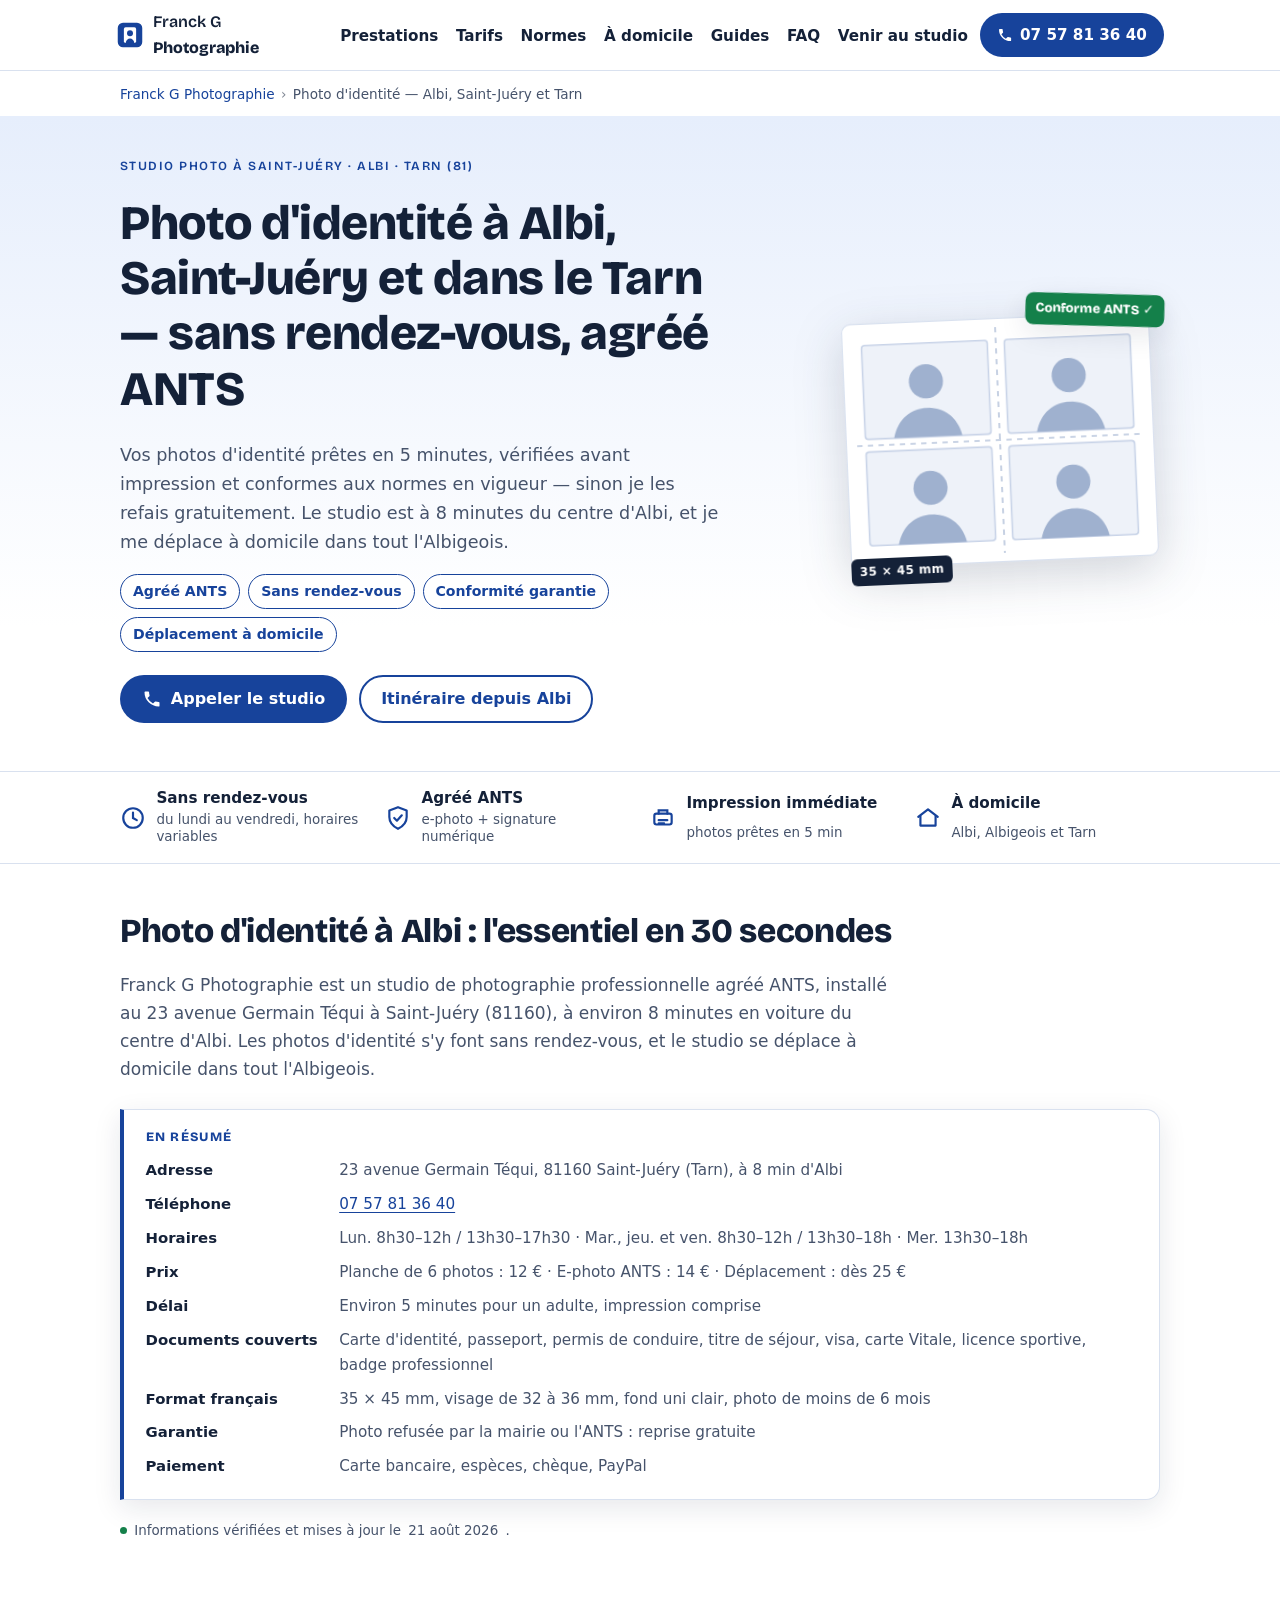
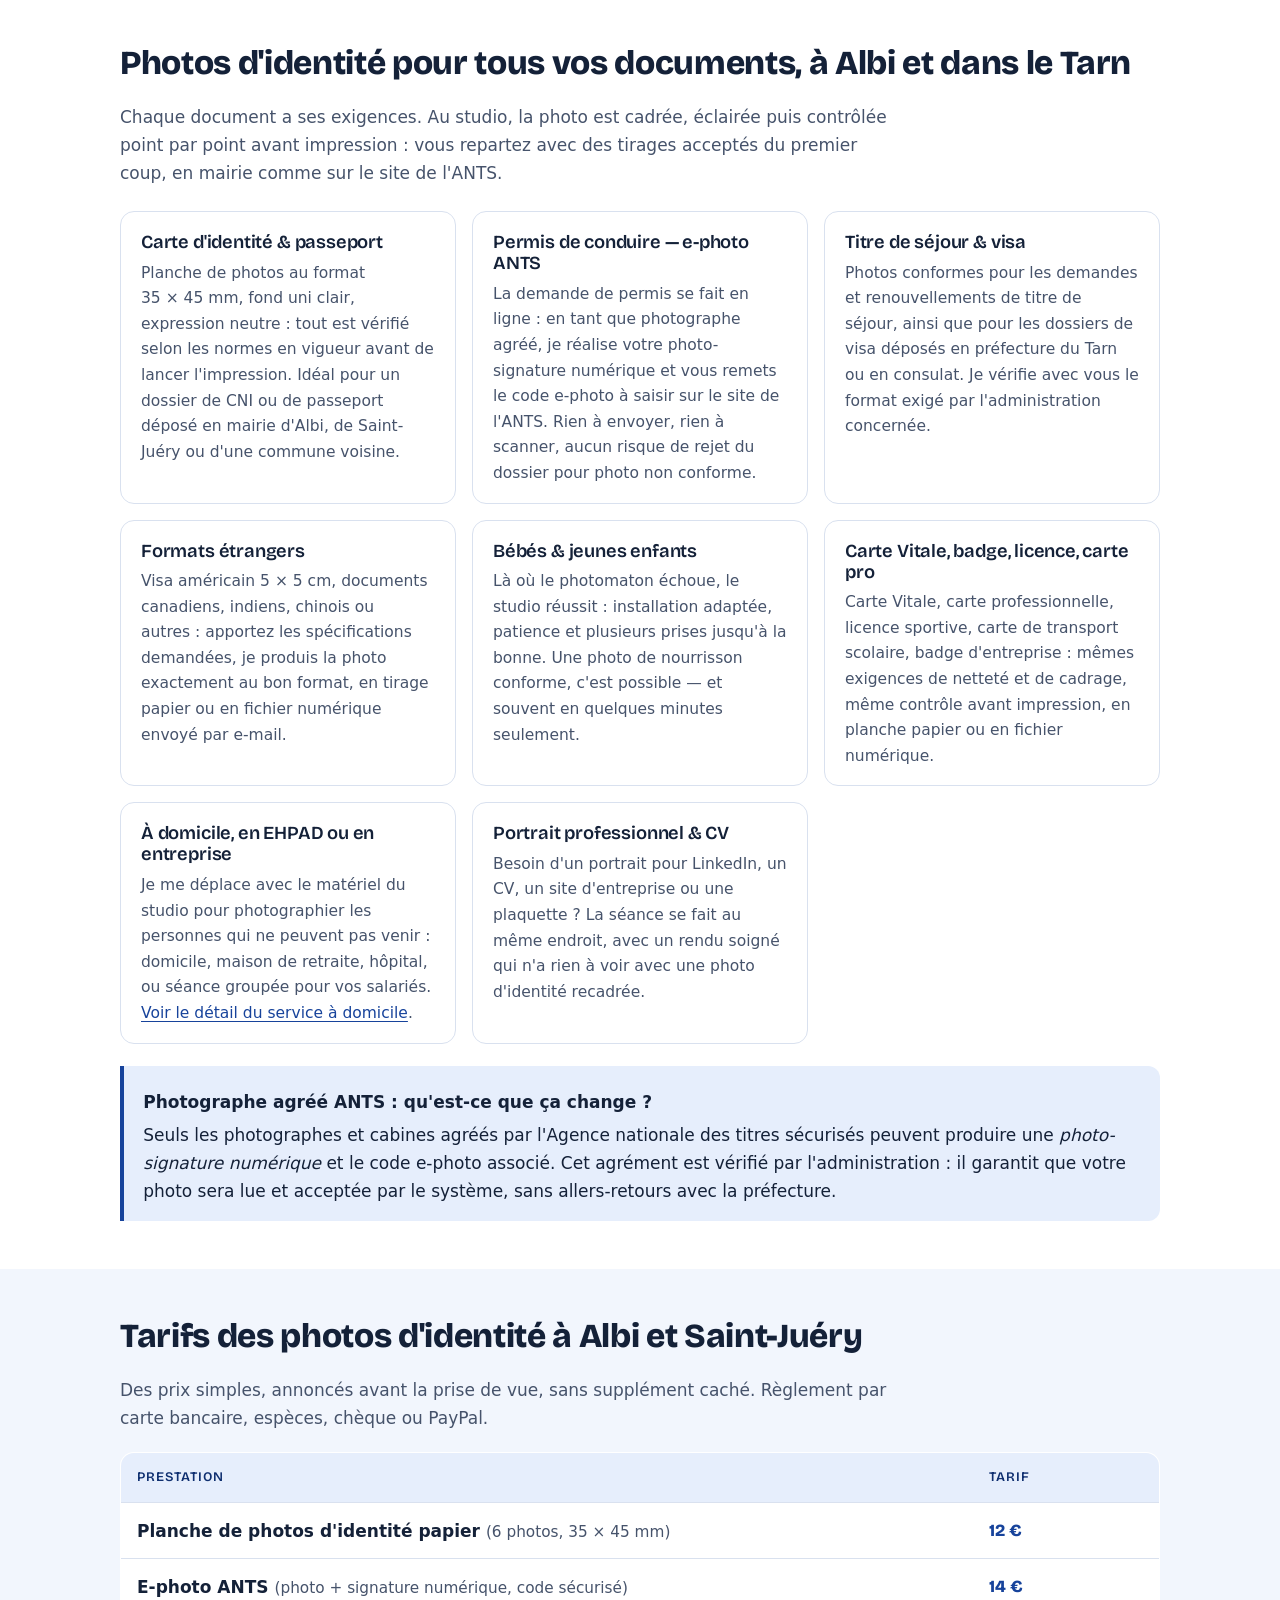
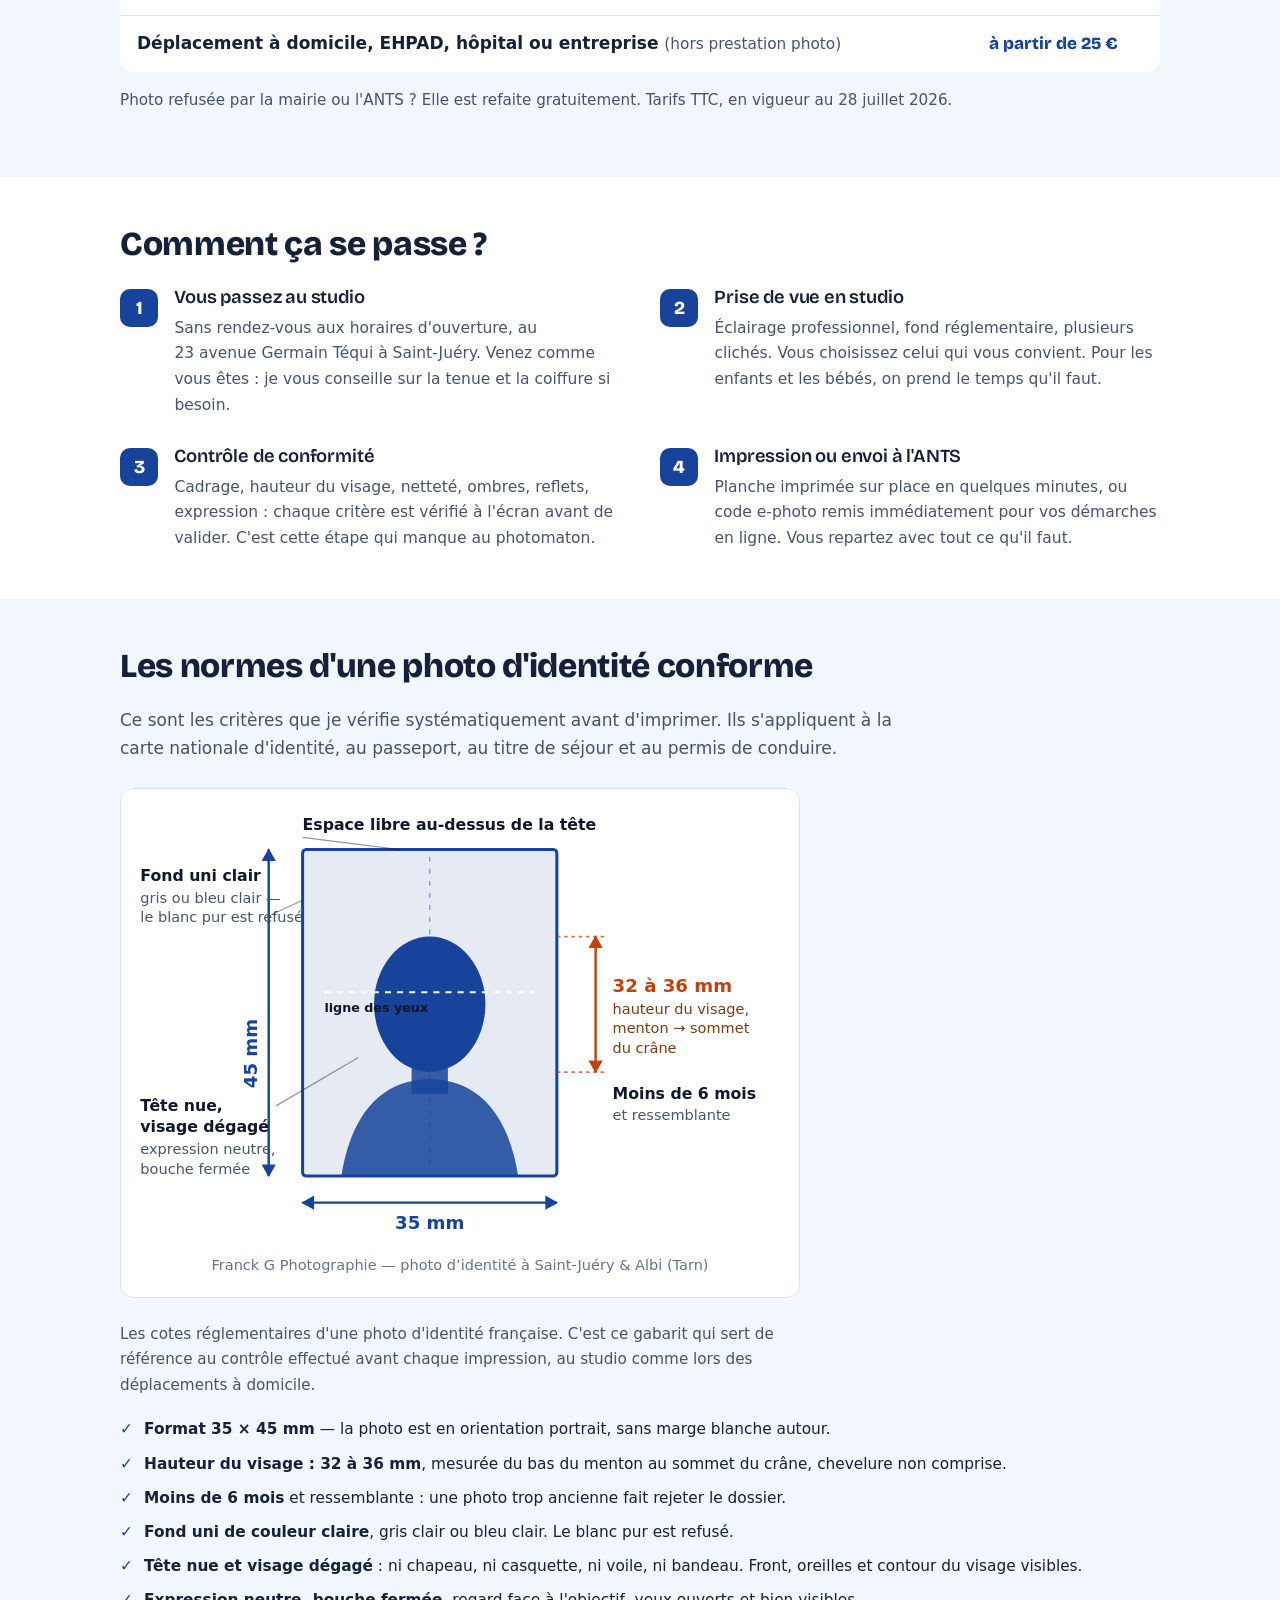
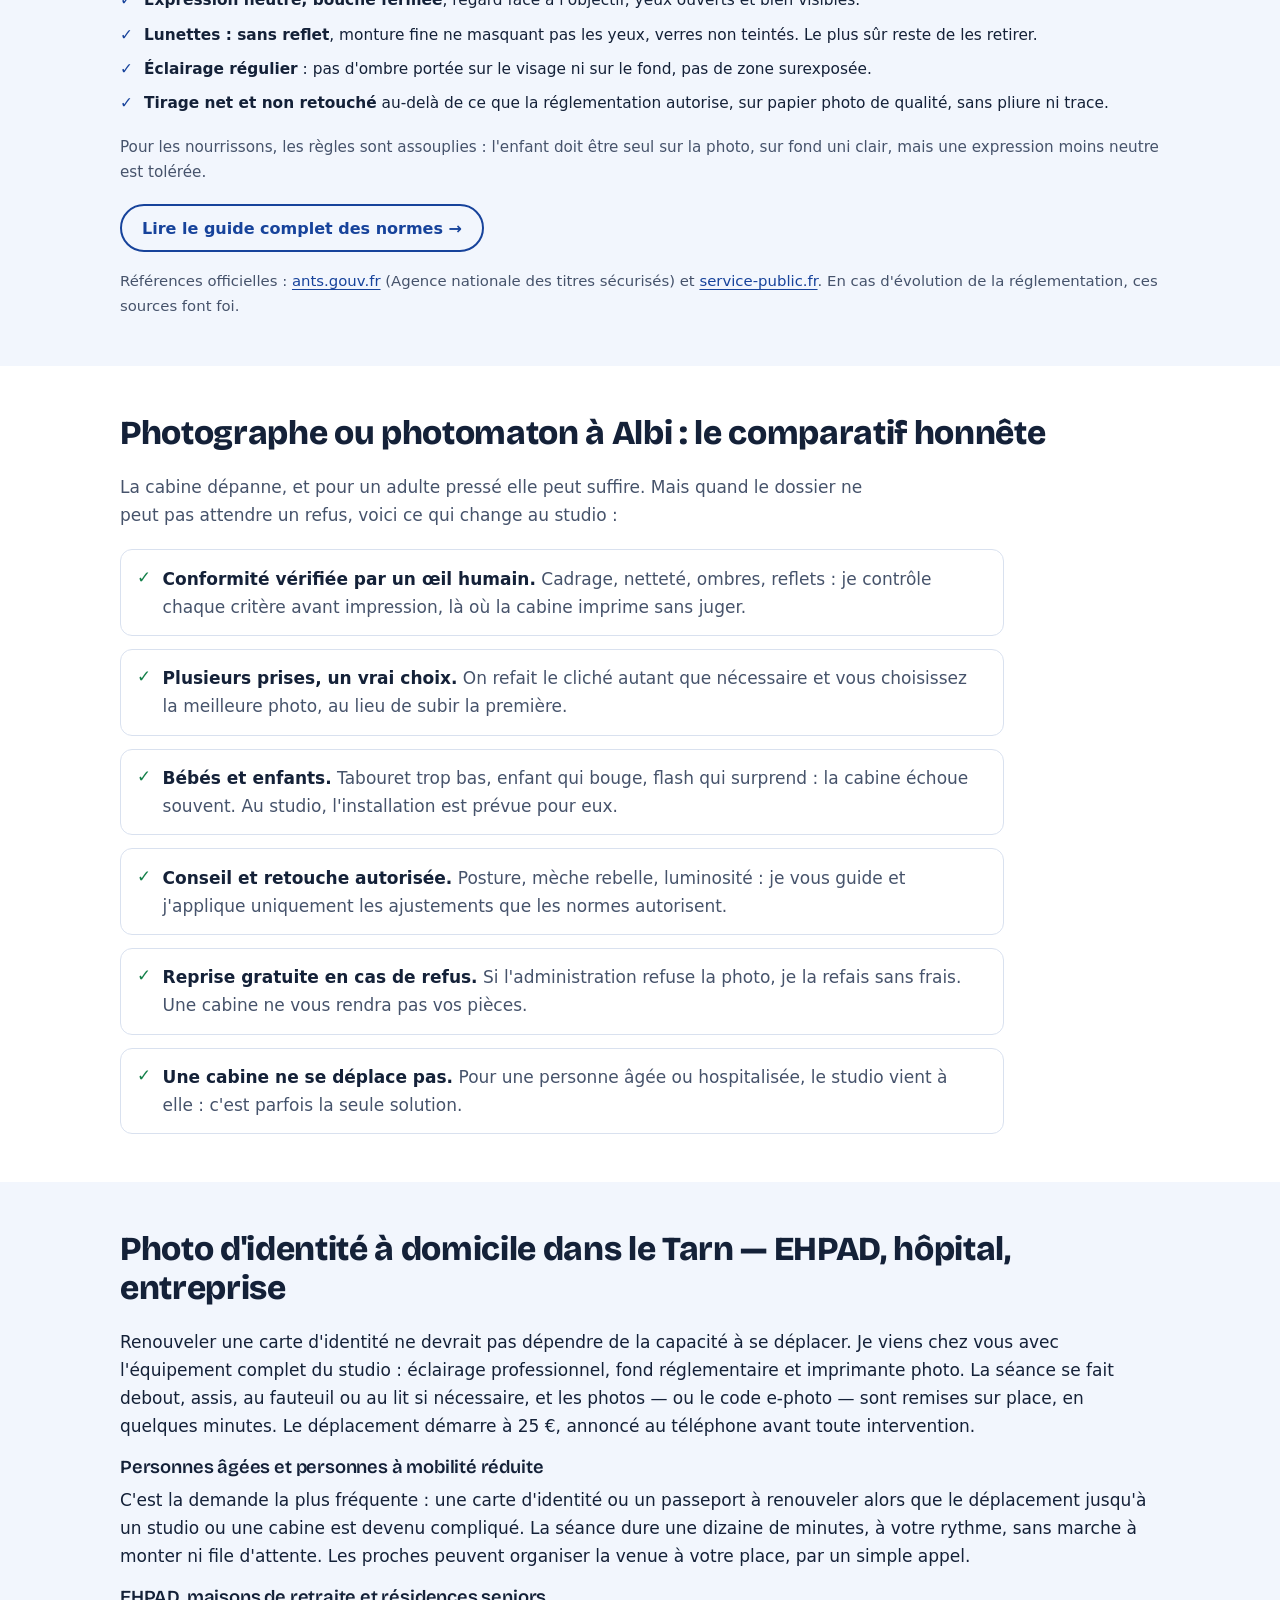
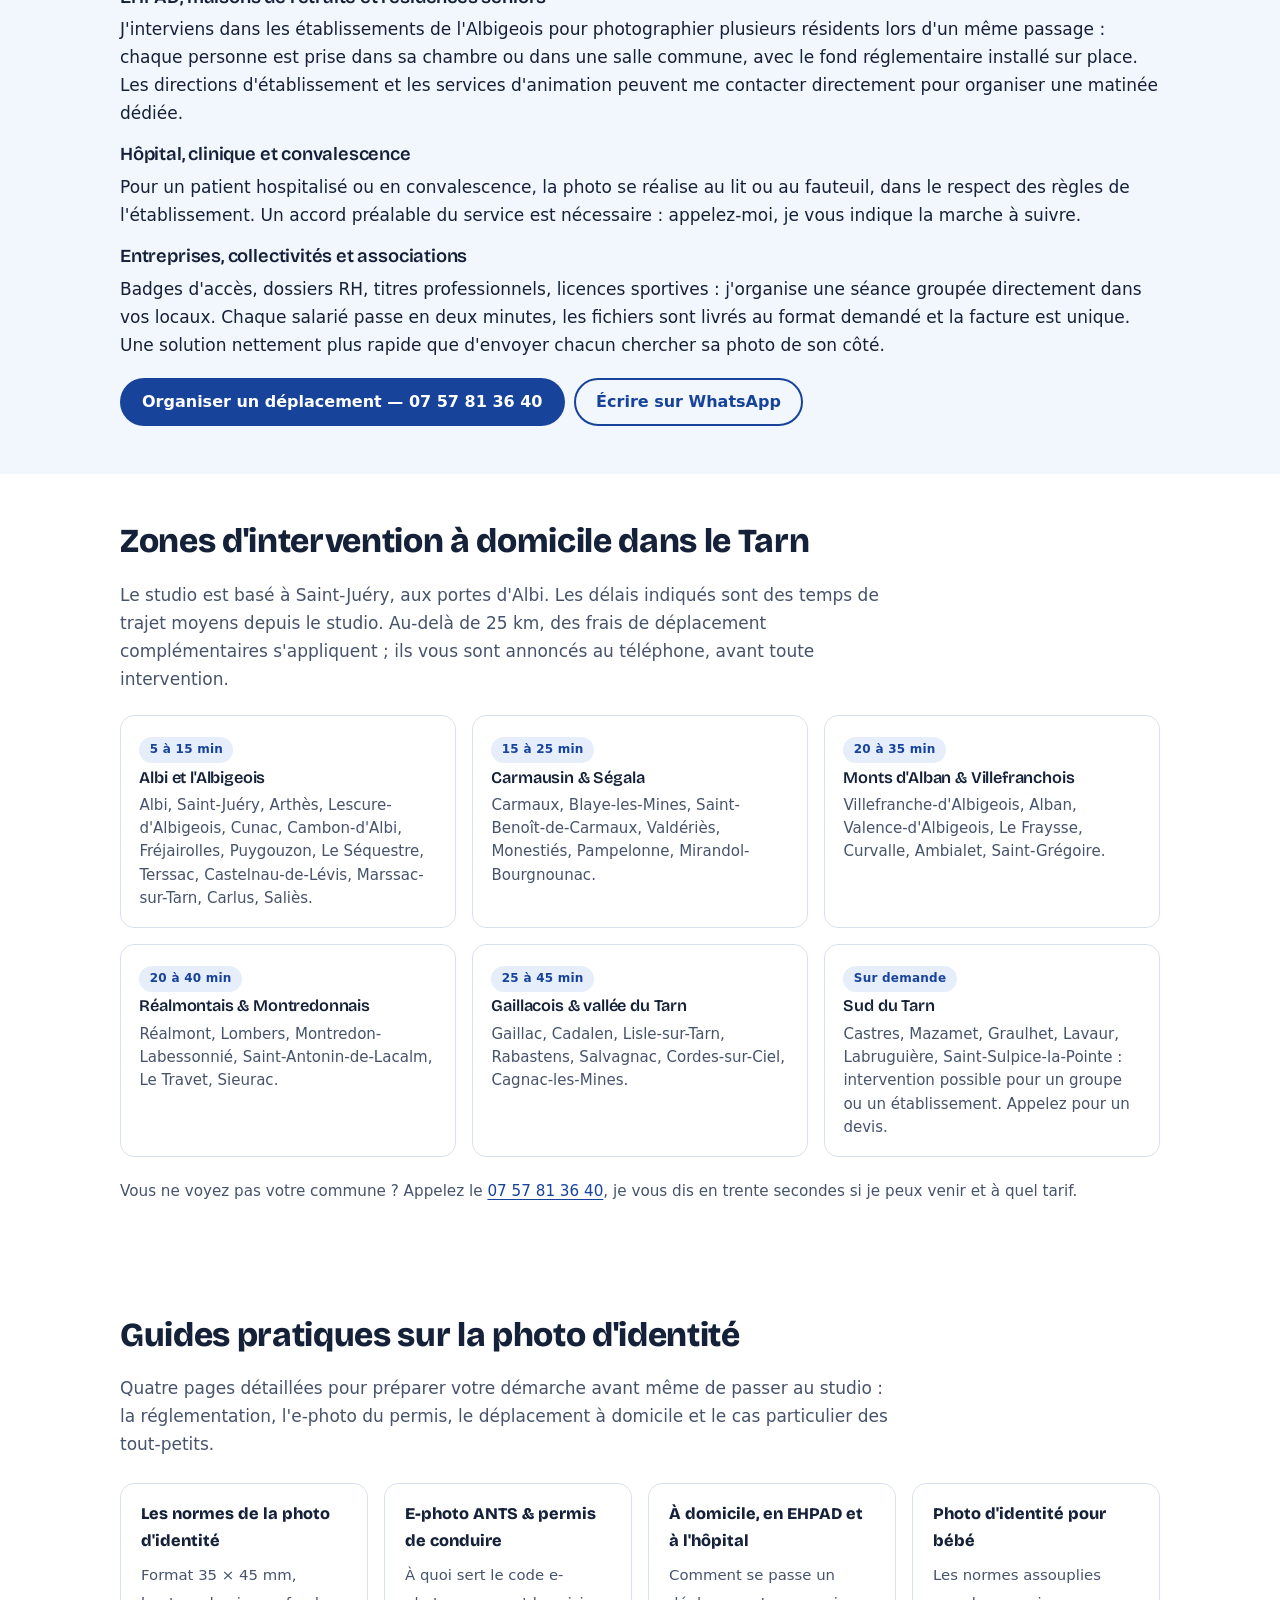
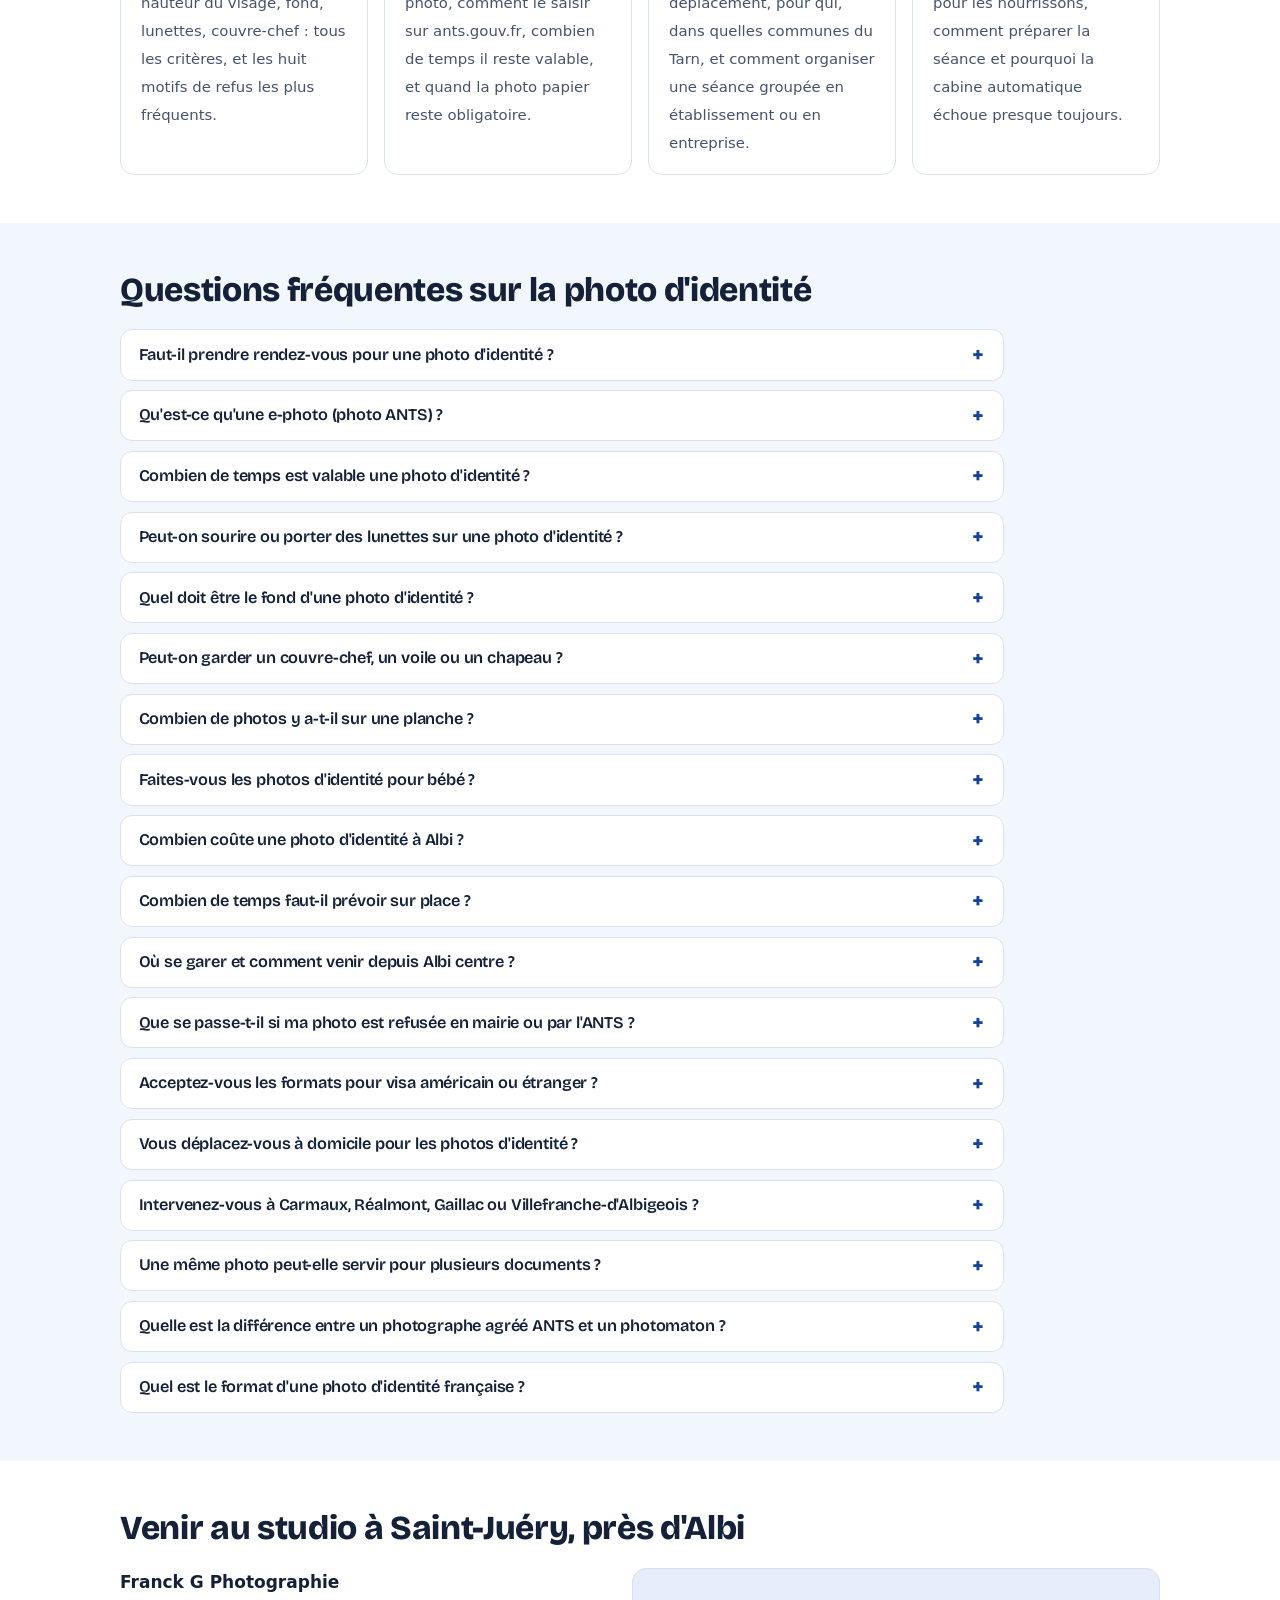
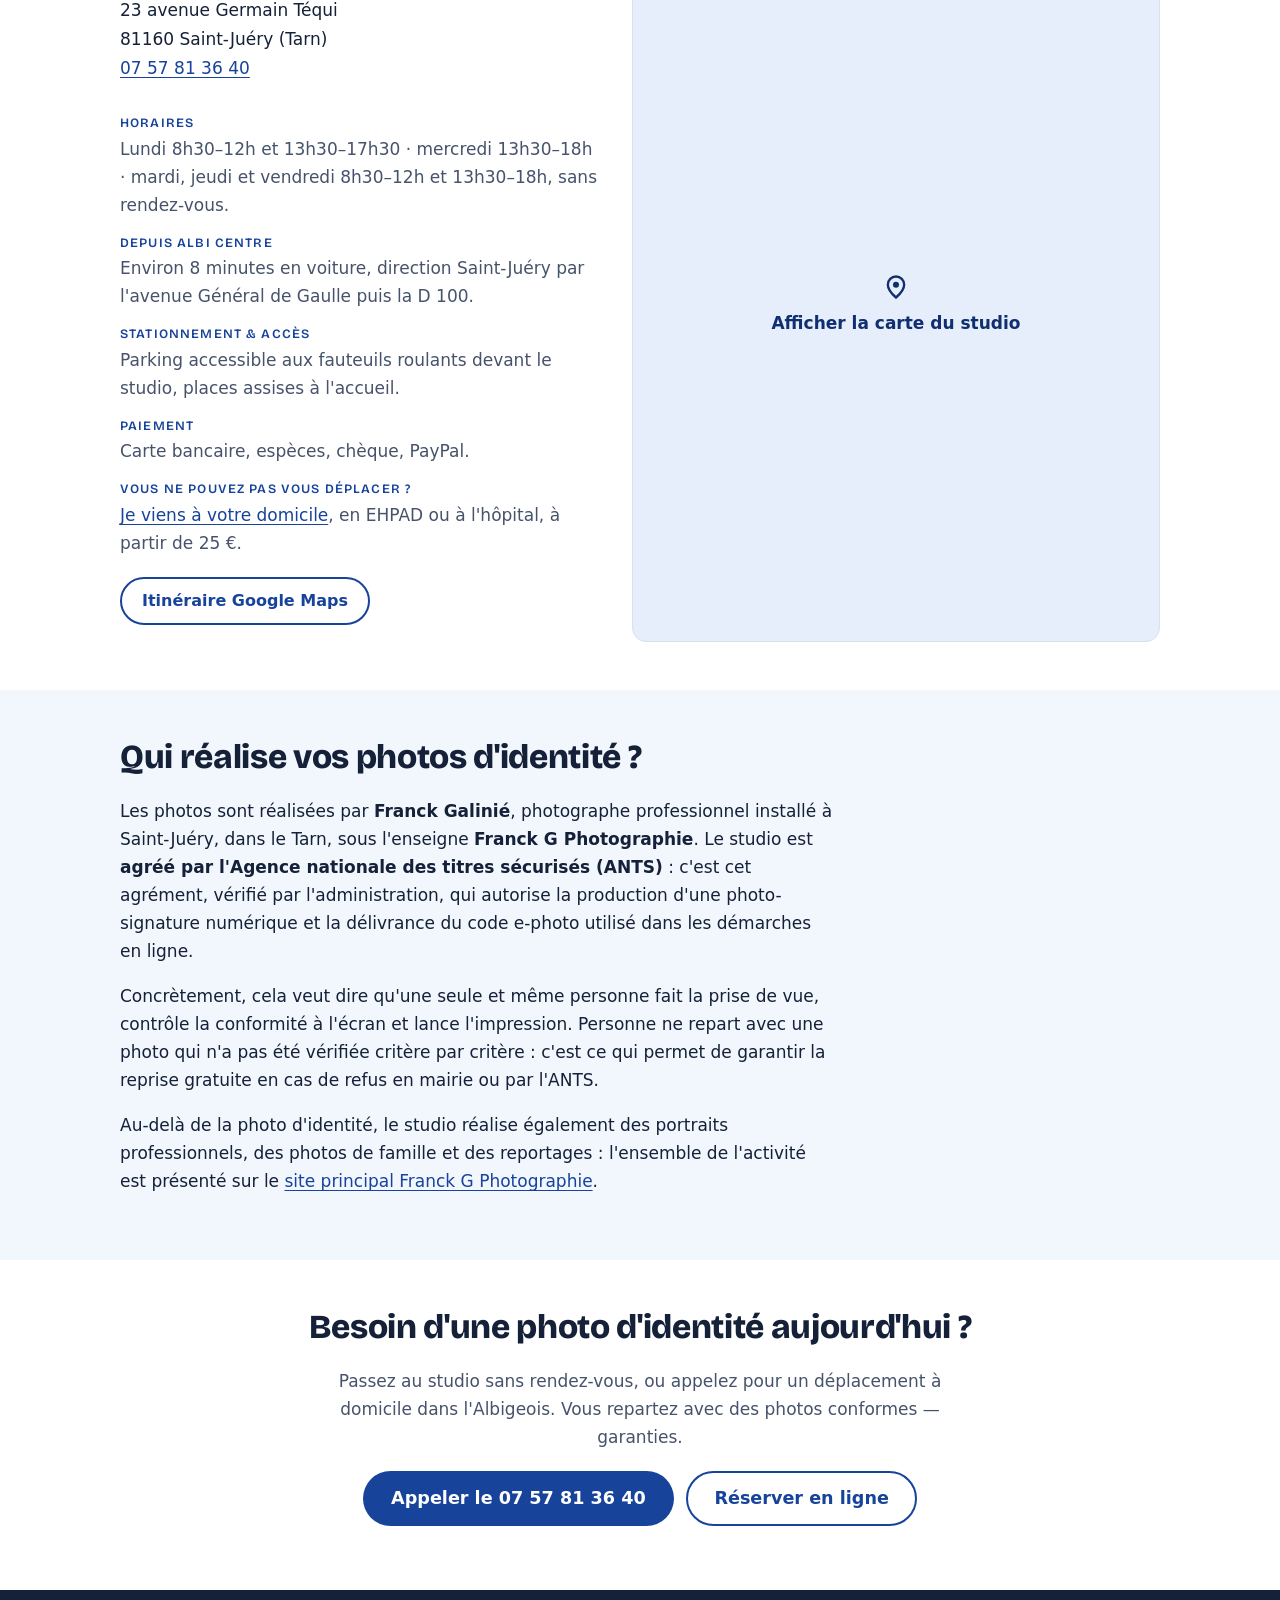
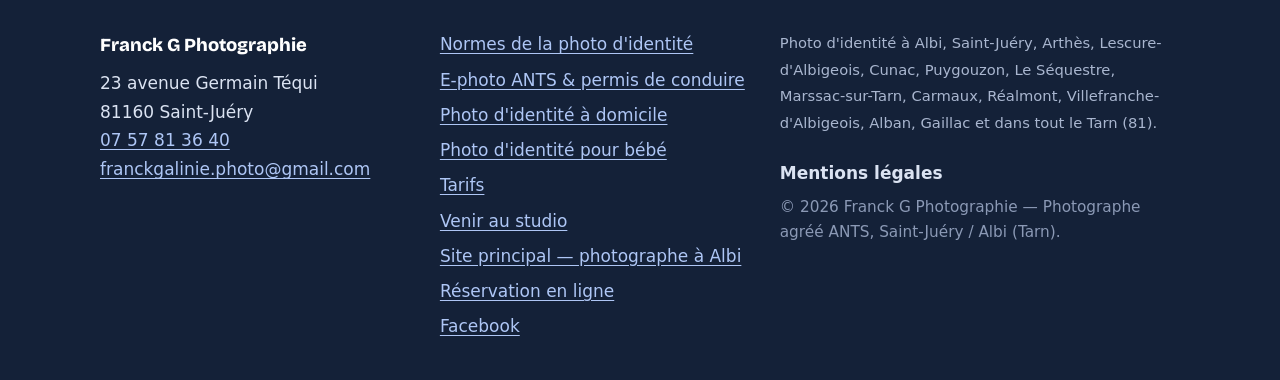
<file: index.html>
<!DOCTYPE html>
<html lang="fr">
<head>
  <meta name="google-site-verification" content="cqg7OQSbF7CRSikiptkAIQMX6aG6ECkMCgaswsnIfD8" />
  <meta charset="UTF-8">
  <meta name="viewport" content="width=device-width, initial-scale=1">
  <meta name="format-detection" content="telephone=yes">

  <!--
  ═══════════════════════════════════════════════════════════════════════════
  ⚠️ SI VOUS BASCULEZ SUR UN DOMAINE PROPRE :
  remplacer PARTOUT dans le site l'adresse
      https://franckgaliniephoto.github.io/photo-identite-albi/
  par l'URL définitive (Rechercher/Remplacer dans l'éditeur GitHub).
  Elle apparaît dans : canonical, Open Graph, JSON-LD, sitemap.xml, robots.txt,
  llms.txt et les 4 pages guides. Idéalement un sous-domaine du domaine
  principal, par ex. https://photo-identite.franckgphotographie.fr/
  (bien plus fort en référencement qu'une adresse en .github.io).
  Voir GUIDE-SEO.md pour la marche à suivre complète.
  ═══════════════════════════════════════════════════════════════════════════
  -->

  <title>Photo d'identité Albi — Sans RDV, agréé ANTS dès 12 €</title>
  <meta name="description" content="Photographe agréé ANTS à 8 min d'Albi : photo d'identité, passeport, permis, e-photo. Sans rendez-vous, prêtes en 5 min, dès 12 €. À domicile dans le Tarn.">
  <meta name="robots" content="index, follow, max-snippet:-1, max-image-preview:large, max-video-preview:-1">
  <meta name="googlebot" content="index, follow, max-snippet:-1, max-image-preview:large">
  <meta name="author" content="Franck Galinié – Franck G Photographie">
  <meta name="publisher" content="Franck G Photographie">
  <meta name="rating" content="general">
  <meta name="referrer" content="strict-origin-when-cross-origin">

  <link rel="canonical" href="https://franckgaliniephoto.github.io/photo-identite-albi/">
  <link rel="alternate" hreflang="fr-FR" href="https://franckgaliniephoto.github.io/photo-identite-albi/">
  <link rel="alternate" hreflang="x-default" href="https://franckgaliniephoto.github.io/photo-identite-albi/">
  <link rel="sitemap" type="application/xml" href="sitemap.xml">

  <!-- Open Graph / Twitter -->
  <meta property="og:type" content="business.business">
  <meta property="og:locale" content="fr_FR">
  <meta property="og:site_name" content="Franck G Photographie">
  <meta property="og:title" content="Photo d'identité à Albi et dans le Tarn – sans rendez-vous, agréé ANTS">
  <meta property="og:description" content="Photos d'identité conformes imprimées en 5 minutes, dès 12 €. E-photo ANTS, permis, passeport, bébés, formats étrangers, déplacement à domicile dans le Tarn. 07 57 81 36 40.">
  <meta property="og:url" content="https://franckgaliniephoto.github.io/photo-identite-albi/">
  <meta property="og:image" content="https://franckgaliniephoto.github.io/photo-identite-albi/images/og-image.jpg">
  <meta property="og:image:secure_url" content="https://franckgaliniephoto.github.io/photo-identite-albi/images/og-image.jpg">
  <meta property="og:image:type" content="image/jpeg">
  <meta property="og:image:alt" content="Planche de photos d'identité 35 × 45 mm — Franck G Photographie, photographe agréé ANTS à Saint-Juéry près d'Albi">
  <meta property="og:image:width" content="1200">
  <meta property="og:image:height" content="630">
  <meta property="business:contact_data:street_address" content="23 avenue Germain Téqui">
  <meta property="business:contact_data:locality" content="Saint-Juéry">
  <meta property="business:contact_data:postal_code" content="81160">
  <meta property="business:contact_data:country_name" content="France">
  <meta property="business:contact_data:phone_number" content="+33757813640">
  <meta property="business:contact_data:website" content="https://www.franckgphotographie.fr">
  <meta name="twitter:card" content="summary_large_image">
  <meta name="twitter:title" content="Photo d'identité Albi et Tarn – sans RDV, agréé ANTS">
  <meta name="twitter:description" content="Photos d'identité conformes en 5 minutes, sans rendez-vous, à Saint-Juéry près d'Albi. Déplacement à domicile dans tout le Tarn.">
  <meta name="twitter:image" content="https://franckgaliniephoto.github.io/photo-identite-albi/images/og-image.jpg">
  <meta name="twitter:image:alt" content="Planche de photos d'identité 35 × 45 mm réalisée par Franck G Photographie">

  <!-- Géolocalisation -->
  <meta name="geo.region" content="FR-81">
  <meta name="geo.placename" content="Saint-Juéry, Albi, Tarn">
  <!-- Coordonnées GPS exactes communiquées pour le 23 avenue Germain Téqui.
       Elles apparaissent aussi dans le JSON-LD ci-dessous (geo + GeoCircle). -->
  <meta name="geo.position" content="43.94851456213975;2.210739448460117">
  <meta name="ICBM" content="43.94851456213975, 2.210739448460117">

  <!-- Icônes & manifest -->
  <link rel="icon" href="images/favicon.svg" type="image/svg+xml">
  <link rel="apple-touch-icon" href="images/apple-touch-icon.png">
  <link rel="manifest" href="manifest.json">
  <meta name="theme-color" content="#17439b" media="(prefers-color-scheme: light)">
  <meta name="theme-color" content="#0d1524" media="(prefers-color-scheme: dark)">
  <meta name="apple-mobile-web-app-title" content="Photo ID Albi">

  <!-- Police d'affichage auto-hébergée : aucun appel à Google Fonts.
       L'IP du visiteur ne part plus chez un tiers (RGPD) et on économise
       deux connexions réseau au chargement. Déclarée dans style.css. -->
  <link rel="preload" href="assets/fonts/bricolage-grotesque-latin.woff2" as="font" type="font/woff2" crossorigin>

  <link rel="stylesheet" href="style.css">

  <!-- ═══════════════ DONNÉES STRUCTURÉES : un seul graphe relié (@graph) ═══════════════
       Tout est connecté par des @id : établissement ↔ services ↔ page ↔ fil d'Ariane ↔ FAQ.
       C'est ce que Google préfère depuis 2023 : une seule entité claire plutôt que 3 blocs isolés. -->
  <script type="application/ld+json">
  {
    "@context": "https://schema.org",
    "@graph": [
      {
        "@type": ["ProfessionalService", "LocalBusiness", "PhotographyBusiness"],
        "@id": "https://franckgaliniephoto.github.io/photo-identite-albi/#studio",
        "name": "Franck G Photographie",
        "alternateName": "Franck G Photographie – Photo d'identité Albi",
        "legalName": "Franck Galinié",
        "description": "Photographe professionnel agréé ANTS à Saint-Juéry, près d'Albi (Tarn) : photos d'identité sans rendez-vous, e-photo ANTS, permis de conduire, passeport, carte d'identité, titre de séjour, formats étrangers, bébés, et déplacement à domicile, en EHPAD, à l'hôpital ou en entreprise dans tout l'Albigeois.",
        "disambiguatingDescription": "Studio de photo d'identité situé au 23 avenue Germain Téqui à Saint-Juéry (81160), à environ 8 minutes en voiture du centre d'Albi. Accueil sans rendez-vous du lundi au vendredi aux horaires d'ouverture. Planche de 6 photos à 12 €, e-photo ANTS à 14 €, déplacement à domicile à partir de 25 €.",
        "slogan": "Photo d'identité conforme, sans rendez-vous, prête en 5 minutes.",
        "url": "https://franckgaliniephoto.github.io/photo-identite-albi/",
        "mainEntityOfPage": { "@id": "https://franckgaliniephoto.github.io/photo-identite-albi/#webpage" },
        "image": [
          {
            "@type": "ImageObject",
            "@id": "https://franckgaliniephoto.github.io/photo-identite-albi/#primaryimage",
            "url": "https://franckgaliniephoto.github.io/photo-identite-albi/images/og-image.jpg",
            "contentUrl": "https://franckgaliniephoto.github.io/photo-identite-albi/images/og-image.jpg",
            "width": 1200,
            "height": 630,
            "caption": "Planche de photos d'identité 35 × 45 mm réalisée par Franck G Photographie à Saint-Juéry, près d'Albi"
          }
        ],
        "logo": {
          "@type": "ImageObject",
          "@id": "https://franckgaliniephoto.github.io/photo-identite-albi/#logo",
          "url": "https://franckgaliniephoto.github.io/photo-identite-albi/images/icon-512.png",
          "contentUrl": "https://franckgaliniephoto.github.io/photo-identite-albi/images/icon-512.png",
          "width": 512,
          "height": 512,
          "caption": "Franck G Photographie"
        },
        "telephone": "+33757813640",
        "email": "franckgalinie.photo@gmail.com",
        "priceRange": "€",
        "founder": { "@id": "https://franckgaliniephoto.github.io/photo-identite-albi/#franck" },
        "employee": { "@id": "https://franckgaliniephoto.github.io/photo-identite-albi/#franck" },
        "address": {
          "@type": "PostalAddress",
          "streetAddress": "23 avenue Germain Téqui",
          "postalCode": "81160",
          "addressLocality": "Saint-Juéry",
          "addressRegion": "Occitanie",
          "addressCountry": "FR"
        },
        "geo": { "@type": "GeoCoordinates", "latitude": 43.94851456213975, "longitude": 2.210739448460117 },
        "hasMap": "https://www.google.com/maps?q=23+avenue+Germain+Tequi,+81160+Saint-Juery",
        "openingHoursSpecification": [
          { "@type": "OpeningHoursSpecification", "dayOfWeek": "Monday", "opens": "08:30", "closes": "12:00" },
          { "@type": "OpeningHoursSpecification", "dayOfWeek": "Monday", "opens": "13:30", "closes": "17:30" },
          { "@type": "OpeningHoursSpecification", "dayOfWeek": ["Tuesday","Thursday","Friday"], "opens": "08:30", "closes": "12:00" },
          { "@type": "OpeningHoursSpecification", "dayOfWeek": ["Tuesday","Wednesday","Thursday","Friday"], "opens": "13:30", "closes": "18:00" }
        ],
        "contactPoint": [
          {
            "@type": "ContactPoint",
            "telephone": "+33757813640",
            "email": "franckgalinie.photo@gmail.com",
            "contactType": "customer service",
            "areaServed": "FR",
            "availableLanguage": ["fr-FR"]
          }
        ],
        "amenityFeature": [
          { "@type": "LocationFeatureSpecification", "name": "Parking accessible aux fauteuils roulants", "value": true },
          { "@type": "LocationFeatureSpecification", "name": "Accueil sans rendez-vous", "value": true },
          { "@type": "LocationFeatureSpecification", "name": "Impression sur place en 5 minutes", "value": true },
          { "@type": "LocationFeatureSpecification", "name": "Déplacement à domicile", "value": true },
          { "@type": "LocationFeatureSpecification", "name": "Photographe agréé ANTS", "value": true }
        ],
        "knowsAbout": [
          "Photo d'identité",
          "Normes photo carte nationale d'identité",
          "E-photo ANTS",
          "Photo permis de conduire",
          "Photo passeport biométrique",
          "Photo de titre de séjour",
          "Photo d'identité pour bébé",
          "Formats photo visa étranger",
          "Photo d'identité en EHPAD et à l'hôpital",
          "Portrait professionnel et photo de CV"
        ],
        "knowsLanguage": "fr-FR",
        "areaServed": [
          { "@type": "AdministrativeArea", "name": "Tarn (81)", "sameAs": "https://fr.wikipedia.org/wiki/Tarn_(d%C3%A9partement)" },
          { "@type": "City", "name": "Albi", "sameAs": "https://fr.wikipedia.org/wiki/Albi" },
          { "@type": "City", "name": "Saint-Juéry" },
          { "@type": "City", "name": "Arthès" },
          { "@type": "City", "name": "Lescure-d'Albigeois" },
          { "@type": "City", "name": "Cunac" },
          { "@type": "City", "name": "Le Séquestre" },
          { "@type": "City", "name": "Puygouzon" },
          { "@type": "City", "name": "Marssac-sur-Tarn" },
          { "@type": "City", "name": "Castelnau-de-Lévis" },
          { "@type": "City", "name": "Villefranche-d'Albigeois" },
          { "@type": "City", "name": "Alban" },
          { "@type": "City", "name": "Valence-d'Albigeois" },
          { "@type": "City", "name": "Carmaux", "sameAs": "https://fr.wikipedia.org/wiki/Carmaux" },
          { "@type": "City", "name": "Réalmont" },
          { "@type": "City", "name": "Gaillac", "sameAs": "https://fr.wikipedia.org/wiki/Gaillac" },
          { "@type": "City", "name": "Graulhet" }
        ],
        "sameAs": [
          "https://www.franckgphotographie.fr",
          "https://www.facebook.com/FranckGPhotographie/"
        ],
        "paymentAccepted": "Carte bancaire, Espèces, Chèque, PayPal",
        "currenciesAccepted": "EUR",
        "isAccessibleForFree": false,
        "publicAccess": true,
        "makesOffer": [
          {
            "@type": "Offer",
            "@id": "https://franckgaliniephoto.github.io/photo-identite-albi/#offre-planche",
            "name": "Planche de 6 photos d'identité papier",
            "price": "12",
            "priceCurrency": "EUR",
            "url": "https://franckgaliniephoto.github.io/photo-identite-albi/#tarifs",
            "availability": "https://schema.org/InStock",
            "validFrom": "2026-07-28",
            "eligibleRegion": { "@type": "AdministrativeArea", "name": "Tarn (81)" },
            "itemOffered": { "@type": "Service", "name": "Planche de photos d'identité papier (CNI, passeport, titre de séjour)", "serviceType": "Photo d'identité" }
          },
          {
            "@type": "Offer",
            "@id": "https://franckgaliniephoto.github.io/photo-identite-albi/#offre-ephoto",
            "name": "E-photo ANTS (photo + signature numérique)",
            "price": "14",
            "priceCurrency": "EUR",
            "url": "https://franckgaliniephoto.github.io/photo-identite-albi/e-photo-ants/",
            "availability": "https://schema.org/InStock",
            "validFrom": "2026-07-28",
            "itemOffered": { "@id": "https://franckgaliniephoto.github.io/photo-identite-albi/#service-ephoto" }
          },
          {
            "@type": "Offer",
            "@id": "https://franckgaliniephoto.github.io/photo-identite-albi/#offre-domicile",
            "name": "Déplacement à domicile, EHPAD, hôpital ou entreprise",
            "priceCurrency": "EUR",
            "url": "https://franckgaliniephoto.github.io/photo-identite-albi/photo-identite-domicile/",
            "priceSpecification": { "@type": "PriceSpecification", "minPrice": "25", "priceCurrency": "EUR" },
            "availability": "https://schema.org/InStock",
            "itemOffered": { "@id": "https://franckgaliniephoto.github.io/photo-identite-albi/#service-domicile" }
          }
        ],
        "potentialAction": [
          {
            "@type": "ReserveAction",
            "name": "Réserver une séance",
            "target": {
              "@type": "EntryPoint",
              "urlTemplate": "https://www.franckgphotographie.fr/book-online",
              "actionPlatform": ["https://schema.org/DesktopWebPlatform", "https://schema.org/MobileWebPlatform"]
            }
          },
          {
            "@type": "CommunicateAction",
            "name": "Appeler le studio",
            "target": { "@type": "EntryPoint", "urlTemplate": "tel:+33757813640" }
          }
        ]
      },

      {
        "@type": "Person",
        "@id": "https://franckgaliniephoto.github.io/photo-identite-albi/#franck",
        "name": "Franck Galinié",
        "givenName": "Franck",
        "familyName": "Galinié",
        "jobTitle": "Photographe professionnel agréé ANTS",
        "description": "Photographe professionnel installé à Saint-Juéry, dans le Tarn. Agréé par l'Agence nationale des titres sécurisés, il réalise les photos d'identité et les e-photos ANTS de l'agglomération albigeoise, au studio comme à domicile.",
        "worksFor": { "@id": "https://franckgaliniephoto.github.io/photo-identite-albi/#studio" },
        "workLocation": { "@id": "https://franckgaliniephoto.github.io/photo-identite-albi/#studio" },
        "url": "https://www.franckgphotographie.fr",
        "telephone": "+33757813640",
        "email": "franckgalinie.photo@gmail.com",
        "knowsLanguage": "fr-FR",
        "knowsAbout": [
          "Normes réglementaires de la photo d'identité française",
          "E-photo ANTS et photo-signature numérique",
          "Photo d'identité de nourrisson",
          "Formats de photos pour visas étrangers"
        ],
        "hasCredential": {
          "@type": "EducationalOccupationalCredential",
          "credentialCategory": "Agrément professionnel",
          "name": "Photographe agréé ANTS (Agence nationale des titres sécurisés)",
          "recognizedBy": { "@id": "https://franckgaliniephoto.github.io/photo-identite-albi/#ants" }
        },
        "sameAs": [
          "https://www.franckgphotographie.fr",
          "https://www.facebook.com/FranckGPhotographie/"
        ]
      },

      {
        "@type": "GovernmentOrganization",
        "@id": "https://franckgaliniephoto.github.io/photo-identite-albi/#ants",
        "name": "Agence nationale des titres sécurisés",
        "alternateName": "ANTS",
        "url": "https://ants.gouv.fr/",
        "description": "Établissement public français qui délivre les titres sécurisés (carte nationale d'identité, passeport, permis de conduire, carte grise) et agrée les photographes et cabines habilités à produire une photo-signature numérique."
      },

      {
        "@type": "Service",
        "@id": "https://franckgaliniephoto.github.io/photo-identite-albi/#service-studio",
        "name": "Photo d'identité en studio sans rendez-vous",
        "serviceType": "Photo d'identité et e-photo ANTS",
        "description": "Prise de vue en studio, contrôle de conformité point par point et impression immédiate d'une planche de photos d'identité, ou remise du code e-photo ANTS pour les démarches en ligne. Sans rendez-vous du lundi au vendredi à Saint-Juéry, à 8 minutes d'Albi.",
        "provider": { "@id": "https://franckgaliniephoto.github.io/photo-identite-albi/#studio" },
        "areaServed": { "@type": "AdministrativeArea", "name": "Tarn (81)" },
        "termsOfService": "Photo refusée par la mairie ou par l'ANTS : reprise gratuite.",
        "availableChannel": {
          "@type": "ServiceChannel",
          "serviceUrl": "https://franckgaliniephoto.github.io/photo-identite-albi/#tarifs",
          "servicePhone": { "@type": "ContactPoint", "telephone": "+33757813640" },
          "serviceLocation": { "@id": "https://franckgaliniephoto.github.io/photo-identite-albi/#studio" }
        },
        "offers": { "@id": "https://franckgaliniephoto.github.io/photo-identite-albi/#offre-planche" },
        "hasOfferCatalog": {
          "@type": "OfferCatalog",
          "name": "Documents concernés",
          "itemListElement": [
            { "@type": "Offer", "itemOffered": { "@type": "Service", "name": "Photo carte nationale d'identité (CNI)" } },
            { "@type": "Offer", "itemOffered": { "@type": "Service", "name": "Photo passeport biométrique" } },
            { "@type": "Offer", "itemOffered": { "@type": "Service", "name": "Photo permis de conduire (e-photo ANTS)" } },
            { "@type": "Offer", "itemOffered": { "@type": "Service", "name": "Photo titre de séjour et visa" } },
            { "@type": "Offer", "itemOffered": { "@type": "Service", "name": "Photo d'identité format étranger (visa américain 5 x 5 cm, Canada, Inde, Chine)" } },
            { "@type": "Offer", "itemOffered": { "@type": "Service", "name": "Photo d'identité bébé et jeune enfant" } },
            { "@type": "Offer", "itemOffered": { "@type": "Service", "name": "Photo carte Vitale, carte professionnelle, licence sportive, badge d'entreprise" } }
          ]
        }
      },

      {
        "@type": "Service",
        "@id": "https://franckgaliniephoto.github.io/photo-identite-albi/#service-ephoto",
        "name": "E-photo ANTS pour le permis de conduire et les démarches en ligne",
        "serviceType": "E-photo ANTS (photo-signature numérique)",
        "description": "Réalisation de la photo-signature numérique par un photographe agréé ANTS et remise immédiate du code e-photo à saisir sur ants.gouv.fr. Utilisable pour le permis de conduire, la carte nationale d'identité et le passeport, valable six mois.",
        "provider": { "@id": "https://franckgaliniephoto.github.io/photo-identite-albi/#studio" },
        "url": "https://franckgaliniephoto.github.io/photo-identite-albi/e-photo-ants/",
        "areaServed": { "@type": "AdministrativeArea", "name": "Tarn (81)" },
        "offers": { "@id": "https://franckgaliniephoto.github.io/photo-identite-albi/#offre-ephoto" },
        "availableChannel": {
          "@type": "ServiceChannel",
          "serviceUrl": "https://franckgaliniephoto.github.io/photo-identite-albi/e-photo-ants/",
          "servicePhone": { "@type": "ContactPoint", "telephone": "+33757813640" },
          "serviceLocation": { "@id": "https://franckgaliniephoto.github.io/photo-identite-albi/#studio" }
        }
      },

      {
        "@type": "Service",
        "@id": "https://franckgaliniephoto.github.io/photo-identite-albi/#service-bebe",
        "name": "Photo d'identité pour bébé et jeune enfant",
        "serviceType": "Photo d'identité de nourrisson",
        "description": "Séance adaptée aux nourrissons et aux jeunes enfants pour obtenir une photo d'identité conforme : installation sur mesure, éclairage sans flash agressif, plusieurs prises jusqu'au cliché accepté par l'administration.",
        "provider": { "@id": "https://franckgaliniephoto.github.io/photo-identite-albi/#studio" },
        "url": "https://franckgaliniephoto.github.io/photo-identite-albi/photo-identite-bebe/",
        "areaServed": { "@type": "AdministrativeArea", "name": "Tarn (81)" },
        "audience": { "@type": "Audience", "audienceType": "Nourrissons, jeunes enfants et leurs parents" },
        "offers": { "@id": "https://franckgaliniephoto.github.io/photo-identite-albi/#offre-planche" }
      },

      {
        "@type": "Service",
        "@id": "https://franckgaliniephoto.github.io/photo-identite-albi/#service-domicile",
        "name": "Photo d'identité à domicile dans le Tarn",
        "serviceType": "Photographe photo d'identité à domicile",
        "description": "Déplacement d'un photographe agréé ANTS à domicile, en EHPAD, en maison de retraite, à l'hôpital, en clinique ou en entreprise pour réaliser des photos d'identité conformes : matériel de studio transporté sur place (éclairage, fond réglementaire, imprimante), séance possible au fauteuil ou au lit, photos et code e-photo remis immédiatement.",
        "provider": { "@id": "https://franckgaliniephoto.github.io/photo-identite-albi/#studio" },
        "url": "https://franckgaliniephoto.github.io/photo-identite-albi/photo-identite-domicile/",
        "areaServed": [
          { "@type": "AdministrativeArea", "name": "Tarn (81)" },
          {
            "@type": "GeoCircle",
            "geoMidpoint": { "@type": "GeoCoordinates", "latitude": 43.94851456213975, "longitude": 2.210739448460117 },
            "geoRadius": "40000"
          }
        ],
        "audience": {
          "@type": "Audience",
          "audienceType": "Personnes âgées, personnes à mobilité réduite, patients hospitalisés, résidents d'EHPAD, entreprises et collectivités"
        },
        "availableChannel": {
          "@type": "ServiceChannel",
          "serviceUrl": "https://franckgaliniephoto.github.io/photo-identite-albi/photo-identite-domicile/",
          "servicePhone": { "@type": "ContactPoint", "telephone": "+33757813640" }
        },
        "offers": { "@id": "https://franckgaliniephoto.github.io/photo-identite-albi/#offre-domicile" }
      },

      {
        "@type": "HowTo",
        "@id": "https://franckgaliniephoto.github.io/photo-identite-albi/#howto",
        "name": "Obtenir une photo d'identité conforme au studio, à Albi",
        "description": "Les quatre étapes d'une séance de photo d'identité chez un photographe agréé ANTS, de l'arrivée sans rendez-vous à la remise de la planche imprimée ou du code e-photo.",
        "totalTime": "PT5M",
        "estimatedCost": { "@type": "MonetaryAmount", "currency": "EUR", "value": "12" },
        "supply": { "@type": "HowToSupply", "name": "Aucune pièce à apporter ; votre ancienne photo si vous avez un doute sur sa validité" },
        "tool": { "@type": "HowToTool", "name": "Matériel fourni par le studio : éclairage professionnel, fond réglementaire, imprimante photo" },
        "step": [
          {
            "@type": "HowToStep",
            "position": 1,
            "name": "Passer au studio sans rendez-vous",
            "text": "Le studio accueille sans rendez-vous le lundi de 8h30 à 12h et de 13h30 à 17h30, le mercredi de 13h30 à 18h, et le mardi, jeudi et vendredi de 8h30 à 12h et de 13h30 à 18h, au 23 avenue Germain Téqui à Saint-Juéry. Aucune préparation particulière n'est nécessaire : les conseils de tenue et de coiffure sont donnés sur place.",
            "url": "https://franckgaliniephoto.github.io/photo-identite-albi/#deroulement"
          },
          {
            "@type": "HowToStep",
            "position": 2,
            "name": "Réaliser la prise de vue en studio",
            "text": "Plusieurs clichés sont réalisés avec un éclairage professionnel et le fond réglementaire de couleur claire. Vous choisissez celui qui vous convient. Pour un bébé ou un jeune enfant, la séance prend le temps nécessaire.",
            "url": "https://franckgaliniephoto.github.io/photo-identite-albi/#deroulement"
          },
          {
            "@type": "HowToStep",
            "position": 3,
            "name": "Contrôler la conformité avant impression",
            "text": "Cadrage, hauteur du visage entre 32 et 36 mm, netteté, ombres, reflets sur les lunettes et expression sont vérifiés à l'écran, critère par critère, avant validation. C'est l'étape qui manque au photomaton.",
            "url": "https://franckgaliniephoto.github.io/photo-identite-albi/normes-photo-identite/"
          },
          {
            "@type": "HowToStep",
            "position": 4,
            "name": "Repartir avec la planche ou le code e-photo",
            "text": "La planche de 6 photos au format 35 × 45 mm est imprimée sur place en quelques minutes, ou le code e-photo ANTS vous est remis immédiatement pour votre démarche en ligne.",
            "url": "https://franckgaliniephoto.github.io/photo-identite-albi/e-photo-ants/"
          }
        ]
      },

      {
        "@type": "WebSite",
        "@id": "https://franckgaliniephoto.github.io/photo-identite-albi/#site",
        "url": "https://franckgaliniephoto.github.io/photo-identite-albi/",
        "name": "Photo d'identité Albi – Franck G Photographie",
        "description": "Site du studio Franck G Photographie consacré aux photos d'identité à Albi, Saint-Juéry et dans le Tarn : prestations, tarifs, normes réglementaires, e-photo ANTS et déplacement à domicile.",
        "inLanguage": "fr-FR",
        "publisher": { "@id": "https://franckgaliniephoto.github.io/photo-identite-albi/#studio" },
        "copyrightHolder": { "@id": "https://franckgaliniephoto.github.io/photo-identite-albi/#studio" },
        "about": { "@id": "https://franckgaliniephoto.github.io/photo-identite-albi/#studio" }
      },

      {
        "@type": "ItemList",
        "@id": "https://franckgaliniephoto.github.io/photo-identite-albi/#guides",
        "name": "Guides pratiques sur la photo d'identité",
        "itemListOrder": "https://schema.org/ItemListUnordered",
        "numberOfItems": 4,
        "itemListElement": [
          { "@type": "ListItem", "position": 1, "name": "Les normes de la photo d'identité", "url": "https://franckgaliniephoto.github.io/photo-identite-albi/normes-photo-identite/" },
          { "@type": "ListItem", "position": 2, "name": "E-photo ANTS et permis de conduire", "url": "https://franckgaliniephoto.github.io/photo-identite-albi/e-photo-ants/" },
          { "@type": "ListItem", "position": 3, "name": "Photo d'identité à domicile, en EHPAD et à l'hôpital", "url": "https://franckgaliniephoto.github.io/photo-identite-albi/photo-identite-domicile/" },
          { "@type": "ListItem", "position": 4, "name": "Photo d'identité pour bébé et jeune enfant", "url": "https://franckgaliniephoto.github.io/photo-identite-albi/photo-identite-bebe/" }
        ]
      },

      {
        "@type": ["WebPage", "FAQPage"],
        "@id": "https://franckgaliniephoto.github.io/photo-identite-albi/#webpage",
        "url": "https://franckgaliniephoto.github.io/photo-identite-albi/",
        "name": "Photo d'identité Albi et Tarn — sans RDV, agréé ANTS, dès 12 €",
        "description": "Photographe agréé ANTS près d'Albi : photo d'identité, passeport, permis, e-photo. Sans rendez-vous, prêtes en 5 minutes. Déplacement à domicile dans le Tarn.",
        "isPartOf": { "@id": "https://franckgaliniephoto.github.io/photo-identite-albi/#site" },
        "about": { "@id": "https://franckgaliniephoto.github.io/photo-identite-albi/#studio" },
        "mentions": [
          { "@id": "https://franckgaliniephoto.github.io/photo-identite-albi/#ants" },
          { "@id": "https://franckgaliniephoto.github.io/photo-identite-albi/#howto" }
        ],
        "author": { "@id": "https://franckgaliniephoto.github.io/photo-identite-albi/#franck" },
        "reviewedBy": { "@id": "https://franckgaliniephoto.github.io/photo-identite-albi/#franck" },
        "publisher": { "@id": "https://franckgaliniephoto.github.io/photo-identite-albi/#studio" },
        "primaryImageOfPage": { "@id": "https://franckgaliniephoto.github.io/photo-identite-albi/#primaryimage" },
        "breadcrumb": { "@id": "https://franckgaliniephoto.github.io/photo-identite-albi/#breadcrumb" },
        "significantLink": [
          "https://franckgaliniephoto.github.io/photo-identite-albi/normes-photo-identite/",
          "https://franckgaliniephoto.github.io/photo-identite-albi/e-photo-ants/",
          "https://franckgaliniephoto.github.io/photo-identite-albi/photo-identite-domicile/",
          "https://franckgaliniephoto.github.io/photo-identite-albi/photo-identite-bebe/"
        ],
        "keywords": "photo d'identité Albi, photo identité Saint-Juéry, photographe agréé ANTS Tarn, e-photo permis de conduire, photo passeport Albi, photo d'identité à domicile, photo identité bébé Albi, photo identité sans rendez-vous",
        "inLanguage": "fr-FR",
        "datePublished": "2026-01-15",
        "dateModified": "2026-08-21",
        "speakable": {
          "@type": "SpeakableSpecification",
          "cssSelector": [".hero-lead", "#h-essentiel", "#h-tarifs", "#h-domicile"]
        },
        "mainEntity": [
          { "@type": "Question", "name": "Faut-il prendre rendez-vous pour une photo d'identité ?",
            "acceptedAnswer": { "@type": "Answer", "text": "Non. Je vous accueille sans rendez-vous pendant les horaires d'ouverture du studio : lundi 8h30–12h et 13h30–17h30 ; mercredi 13h30–18h ; mardi, jeudi et vendredi 8h30–12h et 13h30–18h. Pour un déplacement à domicile ou une venue en groupe, appelez le 07 57 81 36 40." } },
          { "@type": "Question", "name": "Qu'est-ce qu'une e-photo (photo ANTS) ?",
            "acceptedAnswer": { "@type": "Answer", "text": "L'e-photo est une photo d'identité numérique accompagnée d'une signature électronique, réalisée par un photographe agréé ANTS. Vous repartez avec un code sécurisé à saisir dans votre démarche en ligne, pour le permis de conduire par exemple : la photo est transmise directement à l'administration, sans envoi papier ni scan." } },
          { "@type": "Question", "name": "Combien de temps est valable une photo d'identité ?",
            "acceptedAnswer": { "@type": "Answer", "text": "Pour un dossier de carte d'identité ou de passeport, la photo doit dater de moins de six mois et être ressemblante. Le code e-photo délivré pour les démarches en ligne est lui aussi valable six mois. En cas de doute, apportez votre ancienne photo : je vous dis tout de suite s'il faut la refaire." } },
          { "@type": "Question", "name": "Peut-on sourire ou porter des lunettes sur une photo d'identité ?",
            "acceptedAnswer": { "@type": "Answer", "text": "Pour le sourire, c'est non : l'expression doit être neutre, bouche fermée, regard face à l'objectif. Les lunettes sont tolérées mais la monture ne doit ni masquer les yeux ni produire de reflet, et les verres teintés sont interdits. En pratique, le plus sûr est de les retirer : je vous guide au moment de la prise de vue." } },
          { "@type": "Question", "name": "Quel doit être le fond d'une photo d'identité ?",
            "acceptedAnswer": { "@type": "Answer", "text": "Le fond doit être uni et de couleur claire, gris clair ou bleu clair. Le fond blanc est refusé, car il ne permet pas de détacher le contour du visage. Au studio, le fond réglementaire est installé en permanence, y compris lors des déplacements à domicile." } },
          { "@type": "Question", "name": "Peut-on garder un couvre-chef, un voile ou un chapeau ?",
            "acceptedAnswer": { "@type": "Answer", "text": "Non, la tête doit être nue sur une photo d'identité française : ni chapeau, ni casquette, ni voile, ni bandeau. Le visage doit être entièrement dégagé, du bas du menton au sommet du crâne, avec le front, les oreilles et le contour du visage visibles." } },
          { "@type": "Question", "name": "Combien de photos y a-t-il sur une planche ?",
            "acceptedAnswer": { "@type": "Answer", "text": "La planche standard comporte 6 photos identiques au format 35 x 45 mm, pour 12 €. C'est largement suffisant pour un dossier de carte d'identité ou de passeport, et il vous en reste pour une autre démarche dans les six mois." } },
          { "@type": "Question", "name": "Faites-vous les photos d'identité pour bébé ?",
            "acceptedAnswer": { "@type": "Answer", "text": "Oui, c'est même une de mes spécialités. Les normes sont assouplies pour les nourrissons, mais la photo reste très difficile à réussir en cabine. Au studio, je prends le temps nécessaire, avec une installation adaptée à l'âge de l'enfant, jusqu'à obtenir un cliché conforme, accepté par l'administration." } },
          { "@type": "Question", "name": "Combien coûte une photo d'identité à Albi ?",
            "acceptedAnswer": { "@type": "Answer", "text": "Une planche de 6 photos d'identité papier coûte 12 €. L'e-photo ANTS, photo et signature numériques avec code sécurisé, coûte 14 €. Le déplacement à domicile démarre à 25 €. Le règlement est possible par carte bancaire, espèces, chèque ou PayPal." } },
          { "@type": "Question", "name": "Combien de temps faut-il prévoir sur place ?",
            "acceptedAnswer": { "@type": "Answer", "text": "Comptez environ cinq minutes pour un adulte : prise de vue, choix du cliché, contrôle de conformité et impression. Prévoyez un peu plus pour un bébé ou un jeune enfant, le temps de l'installer et d'obtenir la bonne expression." } },
          { "@type": "Question", "name": "Où se garer et comment venir depuis Albi centre ?",
            "acceptedAnswer": { "@type": "Answer", "text": "Le studio se trouve au 23 avenue Germain Téqui à Saint-Juéry, à environ 8 minutes en voiture du centre d'Albi en suivant la direction Saint-Juéry. Un parking accessible aux fauteuils roulants est disponible juste devant, et l'itinéraire est détaillé dans la section Venir au studio." } },
          { "@type": "Question", "name": "Que se passe-t-il si ma photo est refusée en mairie ou par l'ANTS ?",
            "acceptedAnswer": { "@type": "Answer", "text": "C'est précisément ce que la garantie conformité évite : chaque photo est contrôlée point par point avant impression, selon les normes en vigueur. Si malgré tout votre photo était refusée, je la reprends gratuitement, sans discussion." } },
          { "@type": "Question", "name": "Acceptez-vous les formats pour visa américain ou étranger ?",
            "acceptedAnswer": { "@type": "Answer", "text": "Oui. Je réalise les photos aux formats exigés par de nombreux pays : visa américain 5 x 5 cm, formats spécifiques d'autres visas, permis internationaux ou documents étrangers. Apportez simplement les spécifications demandées par l'ambassade ou l'organisme, je m'occupe du reste." } },
          { "@type": "Question", "name": "Vous déplacez-vous à domicile pour les photos d'identité ?",
            "acceptedAnswer": { "@type": "Answer", "text": "Oui, dans toute l'agglomération albigeoise et une bonne partie du Tarn : à domicile, en EHPAD, en maison de retraite, à l'hôpital, en clinique ou en entreprise. Ce service s'adresse en particulier aux personnes âgées, aux personnes à mobilité réduite et aux groupes. Le déplacement démarre à 25 €. Appelez le 07 57 81 36 40 pour convenir d'un passage." } },
          { "@type": "Question", "name": "Intervenez-vous à Carmaux, Réalmont, Gaillac ou Villefranche-d'Albigeois ?",
            "acceptedAnswer": { "@type": "Answer", "text": "Oui. Le studio se déplace dans l'Albigeois, le Carmausin, le Ségala, les Monts d'Alban, le Réalmontais et le Gaillacois. Au-delà de 25 km autour de Saint-Juéry, des frais de déplacement complémentaires s'appliquent : ils vous sont annoncés au téléphone avant toute intervention." } },
          { "@type": "Question", "name": "Une même photo peut-elle servir pour plusieurs documents ?",
            "acceptedAnswer": { "@type": "Answer", "text": "Oui, dans la limite de six mois et pour les documents qui partagent le format français 35 x 45 mm : carte d'identité, passeport, titre de séjour, carte Vitale ou licence sportive. En revanche, un visa étranger impose souvent un format différent, à réaliser séparément." } },
          { "@type": "Question", "name": "Quelle est la différence entre un photographe agréé ANTS et un photomaton ?",
            "acceptedAnswer": { "@type": "Answer", "text": "Les deux peuvent délivrer une e-photo s'ils sont agréés, mais seul un photographe contrôle la conformité avant impression : cadrage, hauteur du visage, ombres, reflets et expression sont vérifiés à l'écran, et la prise de vue est refaite autant de fois que nécessaire. La cabine imprime sans juger, ne se déplace pas et ne reprend pas la photo si l'administration la refuse." } },
          { "@type": "Question", "name": "Quel est le format d'une photo d'identité française ?",
            "acceptedAnswer": { "@type": "Answer", "text": "Le format réglementaire est de 35 mm de large sur 45 mm de haut, en orientation portrait et sans marge blanche. La hauteur du visage, mesurée du bas du menton au sommet du crâne sans compter la chevelure, doit être comprise entre 32 et 36 mm. Ce format vaut pour la carte nationale d'identité, le passeport, le titre de séjour et le permis de conduire." } }
        ]
      },

      {
        "@type": "BreadcrumbList",
        "@id": "https://franckgaliniephoto.github.io/photo-identite-albi/#breadcrumb",
        "itemListElement": [
          { "@type": "ListItem", "position": 1, "name": "Franck G Photographie", "item": "https://www.franckgphotographie.fr" },
          { "@type": "ListItem", "position": 2, "name": "Photo d'identité Albi, Saint-Juéry et Tarn" }
        ]
      }
    ]
  }
  </script>

  <!--
  ⚠️ NOTE — bloc « avis » retiré des données structurées.
  L'ancien code déclarait aggregateRating 4,9/22 sans qu'aucun avis ne soit visible sur la page :
  Google ignore (et peut sanctionner) une note auto-déclarée par l'entreprise sur son propre site.
  Vos avis restent visibles là où ils comptent vraiment : sur votre fiche Google.
  -->
</head>

<body>

<a class="skip-link" href="#contenu">Aller au contenu</a>

<header class="site-header" id="haut">
  <div class="header-inner">
    <a class="brand" href="#haut">
      <svg class="brand-mark" viewBox="0 0 32 32" width="28" height="28" aria-hidden="true" focusable="false"><rect x="2" y="2" width="28" height="28" rx="6" fill="currentColor"/><rect x="9" y="7" width="14" height="18" rx="2" fill="#fff"/><circle cx="16" cy="14" r="3.4" fill="currentColor"/><path d="M11 25c.6-3.2 2.6-5 5-5s4.4 1.8 5 5z" fill="currentColor"/></svg>
      <span>Franck G <strong>Photographie</strong></span>
    </a>
    <nav class="main-nav" aria-label="Navigation principale">
      <button class="nav-toggle" id="navToggle" aria-expanded="false" aria-controls="navList">
        <span class="sr-only">Menu</span>
        <svg viewBox="0 0 24 24" width="22" height="22" aria-hidden="true"><path d="M3 6h18M3 12h18M3 18h18" stroke="currentColor" stroke-width="2" stroke-linecap="round"/></svg>
      </button>
      <ul id="navList">
        <li><a href="#prestations">Prestations</a></li>
        <li><a href="#tarifs">Tarifs</a></li>
        <li><a href="#normes">Normes</a></li>
        <li><a href="#domicile">À domicile</a></li>
        <li><a href="#guides">Guides</a></li>
        <li><a href="#faq">FAQ</a></li>
        <li><a href="#venir">Venir au studio</a></li>
      </ul>
    </nav>
    <a class="btn btn-phone" href="tel:+33757813640">
      <svg viewBox="0 0 24 24" width="18" height="18" aria-hidden="true"><path d="M6.6 10.8a15.5 15.5 0 0 0 6.6 6.6l2.2-2.2a1 1 0 0 1 1-.24 11.4 11.4 0 0 0 3.6.57 1 1 0 0 1 1 1V20a1 1 0 0 1-1 1A17 17 0 0 1 3 4a1 1 0 0 1 1-1h3.5a1 1 0 0 1 1 1 11.4 11.4 0 0 0 .57 3.6 1 1 0 0 1-.25 1z" fill="currentColor"/></svg>
      <span>07&nbsp;57&nbsp;81&nbsp;36&nbsp;40</span>
    </a>
  </div>
</header>

<!-- Fil d'Ariane visible : Google exige désormais qu'il soit affiché pour l'exploiter -->
<nav class="breadcrumb" aria-label="Fil d'Ariane">
  <ol>
    <li><a href="https://www.franckgphotographie.fr" rel="noopener">Franck G Photographie</a></li>
    <li><span aria-current="page">Photo d'identité — Albi, Saint-Juéry et Tarn</span></li>
  </ol>
</nav>

<main id="contenu">

  <!-- ══════════ 1. HERO ══════════ -->
  <section class="hero" aria-labelledby="titre-principal">
    <div class="hero-inner">
      <div class="hero-copy">
        <p class="eyebrow">Studio photo à Saint-Juéry · Albi · Tarn (81)</p>
        <h1 id="titre-principal">Photo d'identité à Albi, Saint-Juéry et dans le Tarn — sans rendez-vous, agréé ANTS</h1>
        <p class="hero-lead">Vos photos d'identité prêtes en 5&nbsp;minutes, vérifiées avant impression et conformes aux normes en vigueur — sinon je les refais gratuitement. Le studio est à 8&nbsp;minutes du centre d'Albi, et je me déplace à domicile dans tout l'Albigeois.</p>
        <ul class="badges" aria-label="Points forts">
          <li>Agréé ANTS</li>
          <li>Sans rendez-vous</li>
          <li>Conformité garantie</li>
          <li>Déplacement à domicile</li>
        </ul>
        <div class="hero-cta">
          <a class="btn btn-primary" href="tel:+33757813640">
            <svg viewBox="0 0 24 24" width="20" height="20" aria-hidden="true"><path d="M6.6 10.8a15.5 15.5 0 0 0 6.6 6.6l2.2-2.2a1 1 0 0 1 1-.24 11.4 11.4 0 0 0 3.6.57 1 1 0 0 1 1 1V20a1 1 0 0 1-1 1A17 17 0 0 1 3 4a1 1 0 0 1 1-1h3.5a1 1 0 0 1 1 1 11.4 11.4 0 0 0 .57 3.6 1 1 0 0 1-.25 1z" fill="currentColor"/></svg>
            Appeler le studio
          </a>
          <a class="btn btn-secondary" href="https://www.google.com/maps/dir/?api=1&amp;destination=23+avenue+Germain+Tequi+81160+Saint-Juery" rel="noopener" target="_blank">Itinéraire depuis Albi</a>
        </div>

        <!--
        ⚠️ FORTEMENT RECOMMANDÉ : ajoutez 3 à 5 vraies photos (voir GUIDE-SEO.md).
        Nommez les fichiers avec les mots-clés, ex. photo-identite-albi-studio.webp
        Décommentez et adaptez :

        <img src="images/photo-identite-albi-studio.webp"
             width="1200" height="800" fetchpriority="high" decoding="async"
             alt="Studio de photo d'identité Franck G Photographie, 23 avenue Germain Téqui à Saint-Juéry près d'Albi">
        -->
      </div>

      <!-- Élément signature : la planche de photos d'identité -->
      <div class="hero-visual" aria-hidden="true">
        <svg class="planche" viewBox="0 0 300 240" role="img" aria-label="">
          <rect x="6" y="6" width="288" height="228" rx="8" class="pl-paper"/>
          <g class="pl-cell" transform="translate(24,26)"><rect width="118" height="88" rx="3"/><circle cx="59" cy="36" r="16"/><path d="M27 88c4-18 17-27 32-27s28 9 32 27z"/></g>
          <g class="pl-cell" transform="translate(158,26)"><rect width="118" height="88" rx="3"/><circle cx="59" cy="36" r="16"/><path d="M27 88c4-18 17-27 32-27s28 9 32 27z"/></g>
          <g class="pl-cell" transform="translate(24,126)"><rect width="118" height="88" rx="3"/><circle cx="59" cy="36" r="16"/><path d="M27 88c4-18 17-27 32-27s28 9 32 27z"/></g>
          <g class="pl-cell" transform="translate(158,126)"><rect width="118" height="88" rx="3"/><circle cx="59" cy="36" r="16"/><path d="M27 88c4-18 17-27 32-27s28 9 32 27z"/></g>
          <line x1="150" y1="14" x2="150" y2="226" class="pl-cut"/>
          <line x1="16" y1="120" x2="284" y2="120" class="pl-cut"/>
        </svg>
        <span class="stamp">Conforme&nbsp;ANTS&nbsp;✓</span>
        <span class="format">35&nbsp;×&nbsp;45&nbsp;mm</span>
      </div>
    </div>
  </section>

  <!-- ══════════ 2. BARRE DE RÉASSURANCE ══════════ -->
  <section class="reassure" aria-label="Nos garanties">
    <ul>
      <li>
        <svg viewBox="0 0 24 24" width="26" height="26" aria-hidden="true"><circle cx="12" cy="12" r="9" fill="none" stroke="currentColor" stroke-width="2"/><path d="M12 7v5l3.5 2" fill="none" stroke="currentColor" stroke-width="2" stroke-linecap="round"/></svg>
        <strong>Sans rendez-vous</strong><span>du lundi au vendredi, horaires variables</span>
      </li>
      <li>
        <svg viewBox="0 0 24 24" width="26" height="26" aria-hidden="true"><path d="M12 2l8 3v6c0 5-3.4 8.6-8 11-4.6-2.4-8-6-8-11V5z" fill="none" stroke="currentColor" stroke-width="2" stroke-linejoin="round"/><path d="M8.5 12l2.5 2.5 4.5-5" fill="none" stroke="currentColor" stroke-width="2" stroke-linecap="round" stroke-linejoin="round"/></svg>
        <strong>Agréé ANTS</strong><span>e-photo + signature numérique</span>
      </li>
      <li>
        <svg viewBox="0 0 24 24" width="26" height="26" aria-hidden="true"><rect x="4" y="8" width="16" height="10" rx="2" fill="none" stroke="currentColor" stroke-width="2"/><path d="M8 8V5h8v3M8 14h8M8 17h5" stroke="currentColor" stroke-width="2" stroke-linecap="round" fill="none"/></svg>
        <strong>Impression immédiate</strong><span>photos prêtes en 5&nbsp;min</span>
      </li>
      <li>
        <svg viewBox="0 0 24 24" width="26" height="26" aria-hidden="true"><path d="M3 11l9-7 9 7" fill="none" stroke="currentColor" stroke-width="2" stroke-linecap="round" stroke-linejoin="round"/><path d="M5 10v9h14v-9" fill="none" stroke="currentColor" stroke-width="2" stroke-linejoin="round"/></svg>
        <strong>À domicile</strong><span>Albi, Albigeois et Tarn</span>
      </li>
    </ul>
  </section>

  <!-- ══════════ 2 bis. L'ESSENTIEL ══════════
       Bloc de synthèse volontairement factuel et compact : c'est le passage que
       Google reprend en extrait enrichi et que les assistants IA (ChatGPT,
       Perplexity, AI Overviews) citent quand on leur demande « où faire une
       photo d'identité à Albi ». Chaque réponse tient en une phrase autonome. -->
  <section class="section" id="essentiel" aria-labelledby="h-essentiel">
    <h2 id="h-essentiel">Photo d'identité à Albi&nbsp;: l'essentiel en 30&nbsp;secondes</h2>
    <p class="section-intro">Franck G Photographie est un studio de photographie professionnelle agréé ANTS, installé au 23&nbsp;avenue Germain Téqui à Saint-Juéry (81160), à environ 8&nbsp;minutes en voiture du centre d'Albi. Les photos d'identité s'y font sans rendez-vous, et le studio se déplace à domicile dans tout l'Albigeois.</p>
    <div class="keyfacts">
      <h3>En résumé</h3>
      <dl>
        <dt>Adresse</dt>
        <dd>23 avenue Germain Téqui, 81160 Saint-Juéry (Tarn), à 8&nbsp;min d'Albi</dd>
        <dt>Téléphone</dt>
        <dd><a href="tel:+33757813640">07&nbsp;57&nbsp;81&nbsp;36&nbsp;40</a></dd>
        <dt>Horaires</dt>
        <dd>Lun. 8h30–12h / 13h30–17h30 · Mar., jeu. et ven. 8h30–12h / 13h30–18h · Mer. 13h30–18h</dd>
        <dt>Prix</dt>
        <dd>Planche de 6&nbsp;photos&nbsp;: 12&nbsp;€ · E-photo ANTS&nbsp;: 14&nbsp;€ · Déplacement&nbsp;: dès 25&nbsp;€</dd>
        <dt>Délai</dt>
        <dd>Environ 5&nbsp;minutes pour un adulte, impression comprise</dd>
        <dt>Documents couverts</dt>
        <dd>Carte d'identité, passeport, permis de conduire, titre de séjour, visa, carte Vitale, licence sportive, badge professionnel</dd>
        <dt>Format français</dt>
        <dd>35&nbsp;×&nbsp;45&nbsp;mm, visage de 32 à 36&nbsp;mm, fond uni clair, photo de moins de 6&nbsp;mois</dd>
        <dt>Garantie</dt>
        <dd>Photo refusée par la mairie ou l'ANTS&nbsp;: reprise gratuite</dd>
        <dt>Paiement</dt>
        <dd>Carte bancaire, espèces, chèque, PayPal</dd>
      </dl>
    </div>
    <p class="updated" style="margin-top:1.2rem">Informations vérifiées et mises à jour le <time datetime="2026-08-21">21&nbsp;août&nbsp;2026</time>.</p>
  </section>

  <!-- ══════════ 3. PRESTATIONS ══════════ -->
  <section class="section" id="prestations" aria-labelledby="h-prestations">
    <h2 id="h-prestations">Photos d'identité pour tous vos documents, à Albi et dans le Tarn</h2>
    <p class="section-intro">Chaque document a ses exigences. Au studio, la photo est cadrée, éclairée puis contrôlée point par point avant impression&nbsp;: vous repartez avec des tirages acceptés du premier coup, en mairie comme sur le site de l'ANTS.</p>
    <div class="cards">
      <article class="card">
        <h3>Carte d'identité &amp; passeport</h3>
        <p>Planche de photos au format 35&nbsp;×&nbsp;45&nbsp;mm, fond uni clair, expression neutre&nbsp;: tout est vérifié selon les normes en vigueur avant de lancer l'impression. Idéal pour un dossier de CNI ou de passeport déposé en mairie d'Albi, de Saint-Juéry ou d'une commune voisine.</p>
      </article>
      <article class="card">
        <h3>Permis de conduire — e-photo ANTS</h3>
        <p>La demande de permis se fait en ligne&nbsp;: en tant que photographe agréé, je réalise votre photo-signature numérique et vous remets le code e-photo à saisir sur le site de l'ANTS. Rien à envoyer, rien à scanner, aucun risque de rejet du dossier pour photo non conforme.</p>
      </article>
      <article class="card">
        <h3>Titre de séjour &amp; visa</h3>
        <p>Photos conformes pour les demandes et renouvellements de titre de séjour, ainsi que pour les dossiers de visa déposés en préfecture du Tarn ou en consulat. Je vérifie avec vous le format exigé par l'administration concernée.</p>
      </article>
      <article class="card">
        <h3>Formats étrangers</h3>
        <p>Visa américain 5&nbsp;×&nbsp;5&nbsp;cm, documents canadiens, indiens, chinois ou autres&nbsp;: apportez les spécifications demandées, je produis la photo exactement au bon format, en tirage papier ou en fichier numérique envoyé par e-mail.</p>
      </article>
      <article class="card">
        <h3>Bébés &amp; jeunes enfants</h3>
        <p>Là où le photomaton échoue, le studio réussit&nbsp;: installation adaptée, patience et plusieurs prises jusqu'à la bonne. Une photo de nourrisson conforme, c'est possible — et souvent en quelques minutes seulement.</p>
      </article>
      <article class="card">
        <h3>Carte Vitale, badge, licence, carte pro</h3>
        <p>Carte Vitale, carte professionnelle, licence sportive, carte de transport scolaire, badge d'entreprise&nbsp;: mêmes exigences de netteté et de cadrage, même contrôle avant impression, en planche papier ou en fichier numérique.</p>
      </article>
      <article class="card">
        <h3>À domicile, en EHPAD ou en entreprise</h3>
        <p>Je me déplace avec le matériel du studio pour photographier les personnes qui ne peuvent pas venir&nbsp;: domicile, maison de retraite, hôpital, ou séance groupée pour vos salariés. <a href="#domicile">Voir le détail du service à domicile</a>.</p>
      </article>
      <article class="card">
        <h3>Portrait professionnel &amp; CV</h3>
        <p>Besoin d'un portrait pour LinkedIn, un CV, un site d'entreprise ou une plaquette&nbsp;? La séance se fait au même endroit, avec un rendu soigné qui n'a rien à voir avec une photo d'identité recadrée.</p>
      </article>
    </div>

    <div class="ants-box">
      <p><strong>Photographe agréé ANTS&nbsp;: qu'est-ce que ça change&nbsp;?</strong></p>
      <p>Seuls les photographes et cabines agréés par l'Agence nationale des titres sécurisés peuvent produire une <em>photo-signature numérique</em> et le code e-photo associé. Cet agrément est vérifié par l'administration&nbsp;: il garantit que votre photo sera lue et acceptée par le système, sans allers-retours avec la préfecture.</p>
      <!-- ⚠️ AJOUTEZ ICI votre numéro d'agrément ANTS si vous l'avez : c'est un signal de confiance très fort.
           Exemple : <p class="muted">Agrément ANTS n° XXXXXXXX — Franck Galinié, Saint-Juéry (81).</p> -->
    </div>
  </section>

  <!-- ══════════ 4. TARIFS ══════════ -->
  <section class="section section-alt" id="tarifs" aria-labelledby="h-tarifs">
    <h2 id="h-tarifs">Tarifs des photos d'identité à Albi et Saint-Juéry</h2>
    <p class="section-intro">Des prix simples, annoncés avant la prise de vue, sans supplément caché. Règlement par carte bancaire, espèces, chèque ou PayPal.</p>
    <div class="table-wrap">
      <table>
        <caption class="sr-only">Tarifs des prestations photo d'identité</caption>
        <thead>
          <tr><th scope="col">Prestation</th><th scope="col">Tarif</th></tr>
        </thead>
        <tbody>
          <!-- ✅ CORRIGÉ : le prix « À partir de 25 € » était écrit dans l'attribut class,
               il n'apparaissait donc nulle part sur la page. -->
          <tr>
            <th scope="row">Planche de photos d'identité papier <span class="muted">(6 photos, 35 × 45 mm)</span></th>
            <td class="price">12&nbsp;€</td>
          </tr>
          <tr>
            <th scope="row">E-photo ANTS <span class="muted">(photo + signature numérique, code sécurisé)</span></th>
            <td class="price">14&nbsp;€</td>
          </tr>
          <tr>
            <th scope="row">Déplacement à domicile, EHPAD, hôpital ou entreprise <span class="muted">(hors prestation photo)</span></th>
            <td class="price">à partir de 25&nbsp;€</td>
          </tr>
          <!-- Ajoutez ici vos autres lignes si besoin, par ex. :
          <tr><th scope="row">Formule permis de conduire <span class="muted">(planche + e-photo)</span></th><td class="price">XX&nbsp;€</td></tr>
          <tr><th scope="row">Format étranger ou visa <span class="muted">(sur spécifications)</span></th><td class="price">XX&nbsp;€</td></tr>
          -->
        </tbody>
      </table>
    </div>
    <p class="fineprint">Photo refusée par la mairie ou l'ANTS&nbsp;? Elle est refaite gratuitement. Tarifs TTC, en vigueur au 28&nbsp;juillet&nbsp;2026.</p>
  </section>

  <!-- ══════════ 5. COMMENT ÇA SE PASSE ══════════ -->
  <section class="section" id="deroulement" aria-labelledby="h-etapes">
    <h2 id="h-etapes">Comment ça se passe&nbsp;?</h2>
    <ol class="steps">
      <li>
        <h3>Vous passez au studio</h3>
        <p>Sans rendez-vous aux horaires d'ouverture, au 23&nbsp;avenue Germain Téqui à Saint-Juéry. Venez comme vous êtes&nbsp;: je vous conseille sur la tenue et la coiffure si besoin.</p>
      </li>
      <li>
        <h3>Prise de vue en studio</h3>
        <p>Éclairage professionnel, fond réglementaire, plusieurs clichés. Vous choisissez celui qui vous convient. Pour les enfants et les bébés, on prend le temps qu'il faut.</p>
      </li>
      <li>
        <h3>Contrôle de conformité</h3>
        <p>Cadrage, hauteur du visage, netteté, ombres, reflets, expression&nbsp;: chaque critère est vérifié à l'écran avant de valider. C'est cette étape qui manque au photomaton.</p>
      </li>
      <li>
        <h3>Impression ou envoi à l'ANTS</h3>
        <p>Planche imprimée sur place en quelques minutes, ou code e-photo remis immédiatement pour vos démarches en ligne. Vous repartez avec tout ce qu'il faut.</p>
      </li>
    </ol>
  </section>

  <!-- ══════════ 6. NORMES (nouveau — attire les recherches « norme photo identité ») ══════════ -->
  <section class="section section-alt" id="normes" aria-labelledby="h-normes">
    <h2 id="h-normes">Les normes d'une photo d'identité conforme</h2>
    <p class="section-intro">Ce sont les critères que je vérifie systématiquement avant d'imprimer. Ils s'appliquent à la carte nationale d'identité, au passeport, au titre de séjour et au permis de conduire.</p>

    <figure style="margin:1.6rem 0 0;max-width:40em">
      <img src="images/normes-photo-identite-schema.svg"
           width="560" height="420" loading="lazy" decoding="async"
           style="width:100%;height:auto;border:1px solid var(--line);border-radius:14px;background:#fff"
           alt="Schéma des normes d'une photo d'identité française : format 35 × 45 mm, hauteur du visage de 32 à 36 mm du menton au sommet du crâne, fond uni de couleur claire, tête nue et expression neutre.">
      <figcaption class="fineprint">Les cotes réglementaires d'une photo d'identité française. C'est ce gabarit qui sert de référence au contrôle effectué avant chaque impression, au studio comme lors des déplacements à domicile.</figcaption>
    </figure>

    <ul class="norme-list">
      <li><span><strong>Format 35&nbsp;×&nbsp;45&nbsp;mm</strong> — la photo est en orientation portrait, sans marge blanche autour.</span></li>
      <li><span><strong>Hauteur du visage&nbsp;: 32 à 36&nbsp;mm</strong>, mesurée du bas du menton au sommet du crâne, chevelure non comprise.</span></li>
      <li><span><strong>Moins de 6 mois</strong> et ressemblante&nbsp;: une photo trop ancienne fait rejeter le dossier.</span></li>
      <li><span><strong>Fond uni de couleur claire</strong>, gris clair ou bleu clair. Le blanc pur est refusé.</span></li>
      <li><span><strong>Tête nue et visage dégagé</strong>&nbsp;: ni chapeau, ni casquette, ni voile, ni bandeau. Front, oreilles et contour du visage visibles.</span></li>
      <li><span><strong>Expression neutre, bouche fermée</strong>, regard face à l'objectif, yeux ouverts et bien visibles.</span></li>
      <li><span><strong>Lunettes&nbsp;: sans reflet</strong>, monture fine ne masquant pas les yeux, verres non teintés. Le plus sûr reste de les retirer.</span></li>
      <li><span><strong>Éclairage régulier</strong>&nbsp;: pas d'ombre portée sur le visage ni sur le fond, pas de zone surexposée.</span></li>
      <li><span><strong>Tirage net et non retouché</strong> au-delà de ce que la réglementation autorise, sur papier photo de qualité, sans pliure ni trace.</span></li>
    </ul>
    <p class="fineprint" style="margin-top:1.2rem">Pour les nourrissons, les règles sont assouplies&nbsp;: l'enfant doit être seul sur la photo, sur fond uni clair, mais une expression moins neutre est tolérée.</p>
    <p style="margin-top:1.2rem"><a class="btn btn-secondary" href="normes-photo-identite/">Lire le guide complet des normes&nbsp;→</a></p>
    <ul class="sources">
      <li>Références officielles&nbsp;: <a href="https://ants.gouv.fr/" rel="noopener nofollow" target="_blank">ants.gouv.fr</a> (Agence nationale des titres sécurisés) et <a href="https://www.service-public.fr/" rel="noopener nofollow" target="_blank">service-public.fr</a>. En cas d'évolution de la réglementation, ces sources font foi.</li>
    </ul>
  </section>

  <!-- ══════════ 7. POURQUOI ÉVITER LE PHOTOMATON ══════════ -->
  <section class="section" id="photomaton" aria-labelledby="h-photomaton">
    <h2 id="h-photomaton">Photographe ou photomaton à Albi&nbsp;: le comparatif honnête</h2>
    <p class="section-intro">La cabine dépanne, et pour un adulte pressé elle peut suffire. Mais quand le dossier ne peut pas attendre un refus, voici ce qui change au studio&nbsp;:</p>
    <ul class="compare">
      <li><strong>Conformité vérifiée par un œil humain.</strong> Cadrage, netteté, ombres, reflets&nbsp;: je contrôle chaque critère avant impression, là où la cabine imprime sans juger.</li>
      <li><strong>Plusieurs prises, un vrai choix.</strong> On refait le cliché autant que nécessaire et vous choisissez la meilleure photo, au lieu de subir la première.</li>
      <li><strong>Bébés et enfants.</strong> Tabouret trop bas, enfant qui bouge, flash qui surprend&nbsp;: la cabine échoue souvent. Au studio, l'installation est prévue pour eux.</li>
      <li><strong>Conseil et retouche autorisée.</strong> Posture, mèche rebelle, luminosité&nbsp;: je vous guide et j'applique uniquement les ajustements que les normes autorisent.</li>
      <li><strong>Reprise gratuite en cas de refus.</strong> Si l'administration refuse la photo, je la refais sans frais. Une cabine ne vous rendra pas vos pièces.</li>
      <li><strong>Une cabine ne se déplace pas.</strong> Pour une personne âgée ou hospitalisée, le studio vient à elle&nbsp;: c'est parfois la seule solution.</li>
    </ul>
  </section>

  <!-- ══════════ 8. À DOMICILE (cible prioritaire) ══════════ -->
  <section class="section section-alt" id="domicile" aria-labelledby="h-domicile">
    <h2 id="h-domicile">Photo d'identité à domicile dans le Tarn — EHPAD, hôpital, entreprise</h2>
    <p>Renouveler une carte d'identité ne devrait pas dépendre de la capacité à se déplacer. Je viens chez vous avec l'équipement complet du studio&nbsp;: éclairage professionnel, fond réglementaire et imprimante photo. La séance se fait debout, assis, au fauteuil ou au lit si nécessaire, et les photos — ou le code e-photo — sont remises sur place, en quelques minutes. Le déplacement démarre à 25&nbsp;€, annoncé au téléphone avant toute intervention.</p>

    <h3>Personnes âgées et personnes à mobilité réduite</h3>
    <p>C'est la demande la plus fréquente&nbsp;: une carte d'identité ou un passeport à renouveler alors que le déplacement jusqu'à un studio ou une cabine est devenu compliqué. La séance dure une dizaine de minutes, à votre rythme, sans marche à monter ni file d'attente. Les proches peuvent organiser la venue à votre place, par un simple appel.</p>

    <h3>EHPAD, maisons de retraite et résidences seniors</h3>
    <p>J'interviens dans les établissements de l'Albigeois pour photographier plusieurs résidents lors d'un même passage&nbsp;: chaque personne est prise dans sa chambre ou dans une salle commune, avec le fond réglementaire installé sur place. Les directions d'établissement et les services d'animation peuvent me contacter directement pour organiser une matinée dédiée.</p>

    <h3>Hôpital, clinique et convalescence</h3>
    <p>Pour un patient hospitalisé ou en convalescence, la photo se réalise au lit ou au fauteuil, dans le respect des règles de l'établissement. Un accord préalable du service est nécessaire&nbsp;: appelez-moi, je vous indique la marche à suivre.</p>

    <h3>Entreprises, collectivités et associations</h3>
    <p>Badges d'accès, dossiers RH, titres professionnels, licences sportives&nbsp;: j'organise une séance groupée directement dans vos locaux. Chaque salarié passe en deux minutes, les fichiers sont livrés au format demandé et la facture est unique. Une solution nettement plus rapide que d'envoyer chacun chercher sa photo de son côté.</p>

    <div class="quick-actions">
      <a class="btn btn-primary" href="tel:+33757813640">Organiser un déplacement — 07&nbsp;57&nbsp;81&nbsp;36&nbsp;40</a>
      <!-- ⚠️ Supprimez ce bouton si vous n'utilisez pas WhatsApp professionnellement -->
      <a class="btn btn-secondary" href="https://wa.me/33757813640" rel="noopener" target="_blank">Écrire sur WhatsApp</a>
    </div>
  </section>

  <!-- ══════════ 9. ZONES D'INTERVENTION (nouveau) ══════════ -->
  <!-- ⚠️ IMPORTANT : ajustez cette liste à votre rayon RÉEL. Ne promettez que ce que vous faites
       vraiment : une promesse non tenue coûte plus cher en avis négatifs qu'elle ne rapporte en visites. -->
  <section class="section" id="zones" aria-labelledby="h-zones">
    <h2 id="h-zones">Zones d'intervention à domicile dans le Tarn</h2>
    <p class="section-intro">Le studio est basé à Saint-Juéry, aux portes d'Albi. Les délais indiqués sont des temps de trajet moyens depuis le studio. Au-delà de 25&nbsp;km, des frais de déplacement complémentaires s'appliquent&nbsp;; ils vous sont annoncés au téléphone, avant toute intervention.</p>
    <div class="grid-auto">
      <article class="zone">
        <span class="delai">5 à 15 min</span>
        <h3>Albi et l'Albigeois</h3>
        <p>Albi, Saint-Juéry, Arthès, Lescure-d'Albigeois, Cunac, Cambon-d'Albi, Fréjairolles, Puygouzon, Le Séquestre, Terssac, Castelnau-de-Lévis, Marssac-sur-Tarn, Carlus, Saliès.</p>
      </article>
      <article class="zone">
        <span class="delai">15 à 25 min</span>
        <h3>Carmausin &amp; Ségala</h3>
        <p>Carmaux, Blaye-les-Mines, Saint-Benoît-de-Carmaux, Valdériès, Monestiés, Pampelonne, Mirandol-Bourgnounac.</p>
      </article>
      <article class="zone">
        <span class="delai">20 à 35 min</span>
        <h3>Monts d'Alban &amp; Villefranchois</h3>
        <p>Villefranche-d'Albigeois, Alban, Valence-d'Albigeois, Le Fraysse, Curvalle, Ambialet, Saint-Grégoire.</p>
      </article>
      <article class="zone">
        <span class="delai">20 à 40 min</span>
        <h3>Réalmontais &amp; Montredonnais</h3>
        <p>Réalmont, Lombers, Montredon-Labessonnié, Saint-Antonin-de-Lacalm, Le Travet, Sieurac.</p>
      </article>
      <article class="zone">
        <span class="delai">25 à 45 min</span>
        <h3>Gaillacois &amp; vallée du Tarn</h3>
        <p>Gaillac, Cadalen, Lisle-sur-Tarn, Rabastens, Salvagnac, Cordes-sur-Ciel, Cagnac-les-Mines.</p>
      </article>
      <article class="zone">
        <span class="delai">Sur demande</span>
        <h3>Sud du Tarn</h3>
        <p>Castres, Mazamet, Graulhet, Lavaur, Labruguière, Saint-Sulpice-la-Pointe&nbsp;: intervention possible pour un groupe ou un établissement. Appelez pour un devis.</p>
      </article>
    </div>
    <p class="fineprint" style="margin-top:1.4rem">Vous ne voyez pas votre commune&nbsp;? Appelez le <a href="tel:+33757813640">07&nbsp;57&nbsp;81&nbsp;36&nbsp;40</a>, je vous dis en trente secondes si je peux venir et à quel tarif.</p>
  </section>

  <!-- ══════════ 9 bis. GUIDES (maillage interne) ══════════
       Ces quatre pages traitent en profondeur les requêtes que la page d'accueil
       ne peut qu'effleurer. Elles se lient entre elles et renvoient toutes ici :
       c'est ce maillage qui fait remonter l'ensemble du site. -->
  <section class="section" id="guides" aria-labelledby="h-guides">
    <h2 id="h-guides">Guides pratiques sur la photo d'identité</h2>
    <p class="section-intro">Quatre pages détaillées pour préparer votre démarche avant même de passer au studio&nbsp;: la réglementation, l'e-photo du permis, le déplacement à domicile et le cas particulier des tout-petits.</p>
    <nav class="related" aria-label="Guides pratiques">
      <a href="normes-photo-identite/">
        <strong>Les normes de la photo d'identité</strong>
        <span>Format 35&nbsp;×&nbsp;45&nbsp;mm, hauteur du visage, fond, lunettes, couvre-chef&nbsp;: tous les critères, et les huit motifs de refus les plus fréquents.</span>
      </a>
      <a href="e-photo-ants/">
        <strong>E-photo ANTS &amp; permis de conduire</strong>
        <span>À quoi sert le code e-photo, comment le saisir sur ants.gouv.fr, combien de temps il reste valable, et quand la photo papier reste obligatoire.</span>
      </a>
      <a href="photo-identite-domicile/">
        <strong>À domicile, en EHPAD et à l'hôpital</strong>
        <span>Comment se passe un déplacement, pour qui, dans quelles communes du Tarn, et comment organiser une séance groupée en établissement ou en entreprise.</span>
      </a>
      <a href="photo-identite-bebe/">
        <strong>Photo d'identité pour bébé</strong>
        <span>Les normes assouplies pour les nourrissons, comment préparer la séance et pourquoi la cabine automatique échoue presque toujours.</span>
      </a>
    </nav>
  </section>

  <!-- ══════════ 10. FAQ ══════════ -->
  <section class="section section-alt" id="faq" aria-labelledby="h-faq">
    <h2 id="h-faq">Questions fréquentes sur la photo d'identité</h2>
    <div class="faq-list">
      <details>
        <summary><h3>Faut-il prendre rendez-vous pour une photo d'identité&nbsp;?</h3></summary>
        <p>Non. Je vous accueille sans rendez-vous pendant les horaires d'ouverture du studio&nbsp;: lundi 8h30–12h et 13h30–17h30&nbsp;; mercredi 13h30–18h&nbsp;; mardi, jeudi et vendredi 8h30–12h et 13h30–18h. Pour un déplacement à domicile ou une venue en groupe, appelez le 07&nbsp;57&nbsp;81&nbsp;36&nbsp;40.</p>
      </details>
      <details>
        <summary><h3>Qu'est-ce qu'une e-photo (photo ANTS)&nbsp;?</h3></summary>
        <p>L'e-photo est une photo d'identité numérique accompagnée d'une signature électronique, réalisée par un photographe agréé ANTS. Vous repartez avec un code sécurisé à saisir dans votre démarche en ligne, pour le permis de conduire par exemple&nbsp;: la photo est transmise directement à l'administration, sans envoi papier ni scan.</p>
      </details>
      <details>
        <summary><h3>Combien de temps est valable une photo d'identité&nbsp;?</h3></summary>
        <p>Pour un dossier de carte d'identité ou de passeport, la photo doit dater de moins de six mois et être ressemblante. Le code e-photo délivré pour les démarches en ligne est lui aussi valable six mois. En cas de doute, apportez votre ancienne photo&nbsp;: je vous dis tout de suite s'il faut la refaire.</p>
      </details>
      <details>
        <summary><h3>Peut-on sourire ou porter des lunettes sur une photo d'identité&nbsp;?</h3></summary>
        <p>Pour le sourire, c'est non&nbsp;: l'expression doit être neutre, bouche fermée, regard face à l'objectif. Les lunettes sont tolérées mais la monture ne doit ni masquer les yeux ni produire de reflet, et les verres teintés sont interdits. En pratique, le plus sûr est de les retirer&nbsp;: je vous guide au moment de la prise de vue.</p>
      </details>
      <details>
        <summary><h3>Quel doit être le fond d'une photo d'identité&nbsp;?</h3></summary>
        <p>Le fond doit être uni et de couleur claire, gris clair ou bleu clair. Le fond blanc est refusé, car il ne permet pas de détacher le contour du visage. Au studio, le fond réglementaire est installé en permanence — y compris lors des déplacements à domicile, où je l'apporte avec moi.</p>
      </details>
      <details>
        <summary><h3>Peut-on garder un couvre-chef, un voile ou un chapeau&nbsp;?</h3></summary>
        <p>Non, la tête doit être nue sur une photo d'identité française&nbsp;: ni chapeau, ni casquette, ni voile, ni bandeau. Le visage doit être entièrement dégagé, du bas du menton au sommet du crâne, avec le front, les oreilles et le contour du visage visibles.</p>
      </details>
      <details>
        <summary><h3>Combien de photos y a-t-il sur une planche&nbsp;?</h3></summary>
        <p>La planche standard comporte 6&nbsp;photos identiques au format 35&nbsp;×&nbsp;45&nbsp;mm, pour 12&nbsp;€. C'est largement suffisant pour un dossier de carte d'identité ou de passeport, et il vous en reste pour une autre démarche dans les six mois.</p>
      </details>
      <details>
        <summary><h3>Faites-vous les photos d'identité pour bébé&nbsp;?</h3></summary>
        <p>Oui, c'est même une de mes spécialités. Les normes sont assouplies pour les nourrissons, mais la photo reste très difficile à réussir en cabine. Au studio, je prends le temps nécessaire, avec une installation adaptée à l'âge de l'enfant, jusqu'à obtenir un cliché conforme, accepté par l'administration.</p>
      </details>
      <details>
        <summary><h3>Combien coûte une photo d'identité à Albi&nbsp;?</h3></summary>
        <p>Une planche de 6&nbsp;photos papier coûte 12&nbsp;€. L'e-photo ANTS, photo et signature numériques avec code sécurisé, coûte 14&nbsp;€. Le déplacement à domicile démarre à 25&nbsp;€. Le détail est dans la section <a href="#tarifs">Tarifs</a>&nbsp;; le règlement est possible par carte bancaire, espèces, chèque ou PayPal.</p>
      </details>
      <details>
        <summary><h3>Combien de temps faut-il prévoir sur place&nbsp;?</h3></summary>
        <p>Comptez environ cinq minutes pour un adulte&nbsp;: prise de vue, choix du cliché, contrôle de conformité et impression. Prévoyez un peu plus pour un bébé ou un jeune enfant, le temps de l'installer et d'obtenir la bonne expression.</p>
      </details>
      <details>
        <summary><h3>Où se garer et comment venir depuis Albi centre&nbsp;?</h3></summary>
        <p>Le studio se trouve au 23&nbsp;avenue Germain Téqui à Saint-Juéry, à environ 8&nbsp;minutes en voiture du centre d'Albi en suivant la direction Saint-Juéry. Un parking accessible aux fauteuils roulants est disponible juste devant, et l'itinéraire est détaillé dans la section <a href="#venir">Venir au studio</a>.</p>
      </details>
      <details>
        <summary><h3>Que se passe-t-il si ma photo est refusée en mairie ou par l'ANTS&nbsp;?</h3></summary>
        <p>C'est précisément ce que la garantie conformité évite&nbsp;: chaque photo est contrôlée point par point avant impression, selon les normes en vigueur. Si malgré tout votre photo était refusée, je la reprends gratuitement, sans discussion.</p>
      </details>
      <details>
        <summary><h3>Acceptez-vous les formats pour visa américain ou étranger&nbsp;?</h3></summary>
        <p>Oui. Je réalise les photos aux formats exigés par de nombreux pays&nbsp;: visa américain 5&nbsp;×&nbsp;5&nbsp;cm, formats spécifiques d'autres visas, permis internationaux ou documents étrangers. Apportez simplement les spécifications demandées par l'ambassade ou l'organisme, je m'occupe du reste.</p>
      </details>
      <details>
        <summary><h3>Vous déplacez-vous à domicile pour les photos d'identité&nbsp;?</h3></summary>
        <p>Oui, dans toute l'agglomération albigeoise et une bonne partie du Tarn&nbsp;: à domicile, en EHPAD, en maison de retraite, à l'hôpital, en clinique ou en entreprise. Ce service s'adresse en particulier aux personnes âgées, aux personnes à mobilité réduite et aux groupes. Le déplacement démarre à 25&nbsp;€. Appelez le 07&nbsp;57&nbsp;81&nbsp;36&nbsp;40 pour convenir d'un passage.</p>
      </details>
      <details>
        <summary><h3>Intervenez-vous à Carmaux, Réalmont, Gaillac ou Villefranche-d'Albigeois&nbsp;?</h3></summary>
        <p>Oui. Le studio se déplace dans l'Albigeois, le Carmausin, le Ségala, les Monts d'Alban, le Réalmontais et le Gaillacois&nbsp;: le détail est dans la section <a href="#zones">Zones d'intervention</a>. Au-delà de 25&nbsp;km autour de Saint-Juéry, des frais de déplacement complémentaires s'appliquent, annoncés au téléphone avant l'intervention.</p>
      </details>
      <details>
        <summary><h3>Une même photo peut-elle servir pour plusieurs documents&nbsp;?</h3></summary>
        <p>Oui, dans la limite de six mois et pour les documents qui partagent le format français 35&nbsp;×&nbsp;45&nbsp;mm&nbsp;: carte d'identité, passeport, titre de séjour, carte Vitale ou licence sportive. En revanche, un visa étranger impose souvent un format différent, à réaliser séparément.</p>
      </details>
      <details>
        <summary><h3>Quelle est la différence entre un photographe agréé ANTS et un photomaton&nbsp;?</h3></summary>
        <p>Les deux peuvent délivrer une e-photo s'ils sont agréés, mais seul un photographe contrôle la conformité avant impression&nbsp;: cadrage, hauteur du visage, ombres, reflets et expression sont vérifiés à l'écran, et la prise de vue est refaite autant de fois que nécessaire. La cabine imprime sans juger, ne se déplace pas et ne reprend pas la photo si l'administration la refuse. Le détail figure dans le <a href="#photomaton">comparatif</a>.</p>
      </details>
      <details>
        <summary><h3>Quel est le format d'une photo d'identité française&nbsp;?</h3></summary>
        <p>Le format réglementaire est de 35&nbsp;mm de large sur 45&nbsp;mm de haut, en orientation portrait et sans marge blanche. La hauteur du visage, mesurée du bas du menton au sommet du crâne sans compter la chevelure, doit être comprise entre 32 et 36&nbsp;mm. Ce format vaut pour la carte nationale d'identité, le passeport, le titre de séjour et le permis de conduire&nbsp;: voir le <a href="normes-photo-identite/">guide des normes</a>.</p>
      </details>
    </div>
  </section>

  <!-- ══════════ 11. VENIR AU STUDIO ══════════ -->
  <section class="section" id="venir" aria-labelledby="h-venir">
    <h2 id="h-venir">Venir au studio à Saint-Juéry, près d'Albi</h2>
    <div class="venir-grid">
      <div class="venir-infos">
        <address>
          <strong>Franck G Photographie</strong><br>
          23 avenue Germain Téqui<br>
          81160 Saint-Juéry (Tarn)<br>
          <a href="tel:+33757813640">07&nbsp;57&nbsp;81&nbsp;36&nbsp;40</a>
        </address>
        <dl class="infos">
          <dt>Horaires</dt>
          <dd>Lundi 8h30–12h et 13h30–17h30 · mercredi 13h30–18h · mardi, jeudi et vendredi 8h30–12h et 13h30–18h, sans rendez-vous.</dd>
          <dt>Depuis Albi centre</dt>
          <dd>Environ 8&nbsp;minutes en voiture, direction Saint-Juéry par l'avenue Général de Gaulle puis la D&nbsp;100.</dd>
          <dt>Stationnement &amp; accès</dt>
          <dd>Parking accessible aux fauteuils roulants devant le studio, places assises à l'accueil.</dd>
          <dt>Paiement</dt>
          <dd>Carte bancaire, espèces, chèque, PayPal.</dd>
          <dt>Vous ne pouvez pas vous déplacer&nbsp;?</dt>
          <dd><a href="#domicile">Je viens à votre domicile</a>, en EHPAD ou à l'hôpital, à partir de 25&nbsp;€.</dd>
        </dl>
        <p><a class="btn btn-secondary" href="https://www.google.com/maps/dir/?api=1&amp;destination=23+avenue+Germain+Tequi+81160+Saint-Juery" rel="noopener" target="_blank">Itinéraire Google&nbsp;Maps</a></p>
      </div>
      <div class="map-shell" id="mapShell">
        <button class="map-load" id="mapLoad" type="button">
          <svg viewBox="0 0 24 24" width="28" height="28" aria-hidden="true"><path d="M12 21s-7-6.1-7-11a7 7 0 1 1 14 0c0 4.9-7 11-7 11z" fill="none" stroke="currentColor" stroke-width="2"/><circle cx="12" cy="10" r="2.6" fill="currentColor"/></svg>
          Afficher la carte du studio
        </button>
        <noscript><a href="https://www.google.com/maps?q=23+avenue+Germain+Tequi,+81160+Saint-Juery" rel="noopener">Voir le studio sur Google Maps</a></noscript>
      </div>
    </div>
  </section>

  <!-- ══════════ 11 bis. QUI RÉALISE VOS PHOTOS (E-E-A-T) ══════════
       Google et les moteurs génératifs cherchent à savoir QUI parle et POURQUOI
       on devrait le croire. Une page sans auteur identifié plafonne toujours.
       ⚠️ À COMPLÉTER par Franck : année d'installation, formation, numéro
       d'agrément ANTS, SIRET. Chaque élément vérifiable ajouté ici est un gain. -->
  <section class="section section-alt" id="photographe" aria-labelledby="h-photographe">
    <h2 id="h-photographe">Qui réalise vos photos d'identité&nbsp;?</h2>
    <div class="prose">
      <p>Les photos sont réalisées par <strong>Franck Galinié</strong>, photographe professionnel installé à Saint-Juéry, dans le Tarn, sous l'enseigne <strong>Franck G Photographie</strong>. Le studio est <strong>agréé par l'Agence nationale des titres sécurisés (ANTS)</strong>&nbsp;: c'est cet agrément, vérifié par l'administration, qui autorise la production d'une photo-signature numérique et la délivrance du code e-photo utilisé dans les démarches en ligne.</p>
      <p>Concrètement, cela veut dire qu'une seule et même personne fait la prise de vue, contrôle la conformité à l'écran et lance l'impression. Personne ne repart avec une photo qui n'a pas été vérifiée critère par critère&nbsp;: c'est ce qui permet de garantir la reprise gratuite en cas de refus en mairie ou par l'ANTS.</p>
      <p>Au-delà de la photo d'identité, le studio réalise également des portraits professionnels, des photos de famille et des reportages&nbsp;: l'ensemble de l'activité est présenté sur le <a href="https://www.franckgphotographie.fr" rel="noopener">site principal Franck G Photographie</a>.</p>
      <!-- ⚠️ AJOUTEZ ICI, dès que vous les avez sous la main :
           <p>Photographe installé depuis XXXX. Agrément ANTS n° XXXXXXXX. SIRET XXX XXX XXX XXXXX.</p>
           Ce sont les trois éléments qui pèsent le plus lourd en crédibilité. -->
    </div>
  </section>

  <!-- ══════════ 12. CTA FINAL ══════════ -->
  <section class="section cta-final" aria-labelledby="h-cta">
    <h2 id="h-cta">Besoin d'une photo d'identité aujourd'hui&nbsp;?</h2>
    <p>Passez au studio sans rendez-vous, ou appelez pour un déplacement à domicile dans l'Albigeois. Vous repartez avec des photos conformes — garanties.</p>
    <div class="hero-cta">
      <a class="btn btn-primary btn-lg" href="tel:+33757813640">Appeler le 07&nbsp;57&nbsp;81&nbsp;36&nbsp;40</a>
      <a class="btn btn-secondary btn-lg" href="https://www.franckgphotographie.fr/book-online" rel="noopener" target="_blank">Réserver en ligne</a>
    </div>
  </section>

</main>

<!-- ══════════ 13. FOOTER ══════════ -->
<footer class="site-footer">
  <div class="footer-grid">
    <div>
      <p class="footer-brand">Franck G Photographie</p>
      <!-- NAP identique à la fiche Google Business Profile : ne pas modifier la graphie -->
      <address>
        23 avenue Germain Téqui<br>
        81160 Saint-Juéry<br>
        <a href="tel:+33757813640">07 57 81 36 40</a><br>
        <a href="mailto:franckgalinie.photo@gmail.com">franckgalinie.photo@gmail.com</a>
      </address>
    </div>
    <nav aria-label="Plan du site">
      <ul>
        <li><a href="normes-photo-identite/">Normes de la photo d'identité</a></li>
        <li><a href="e-photo-ants/">E-photo ANTS &amp; permis de conduire</a></li>
        <li><a href="photo-identite-domicile/">Photo d'identité à domicile</a></li>
        <li><a href="photo-identite-bebe/">Photo d'identité pour bébé</a></li>
        <li><a href="#tarifs">Tarifs</a></li>
        <li><a href="#venir">Venir au studio</a></li>
        <li><a href="https://www.franckgphotographie.fr" rel="noopener">Site principal — photographe à Albi</a></li>
        <li><a href="https://www.franckgphotographie.fr/book-online" rel="noopener">Réservation en ligne</a></li>
        <li><a href="https://www.facebook.com/FranckGPhotographie/" rel="noopener">Facebook</a></li>
      </ul>
    </nav>
    <div>
      <p class="villes-inline">Photo d'identité à Albi, Saint-Juéry, Arthès, Lescure-d'Albigeois, Cunac, Puygouzon, Le Séquestre, Marssac-sur-Tarn, Carmaux, Réalmont, Villefranche-d'Albigeois, Alban, Gaillac et dans tout le Tarn&nbsp;(81).</p>
      <details class="legal">
        <summary>Mentions légales</summary>
        <p>Éditeur&nbsp;: Franck Galinié — Franck G Photographie, entreprise individuelle, 23 avenue Germain Téqui, 81160 Saint-Juéry. Tél.&nbsp;: 07&nbsp;57&nbsp;81&nbsp;36&nbsp;40 — franckgalinie.photo@gmail.com. <span class="muted">⚠️ À COMPLÉTER&nbsp;: n° SIRET, statut juridique exact, n° de TVA le cas échéant, directeur de la publication.</span> Hébergement&nbsp;: GitHub Pages (GitHub, Inc., 88 Colin P. Kelly Jr St, San Francisco, CA 94107, USA). Ce site ne dépose aucun cookie publicitaire et ne collecte aucune donnée personnelle&nbsp;; la carte Google Maps n'est chargée qu'après votre clic.</p>
      </details>
      <p class="muted">© <span id="year">2026</span> Franck G Photographie — Photographe agréé ANTS, Saint-Juéry / Albi (Tarn).</p>
    </div>
  </div>
</footer>

<!-- 14. Bouton d'appel flottant (mobile) -->
<a class="call-float" href="tel:+33757813640" aria-label="Appeler Franck G Photographie au 07 57 81 36 40">
  <svg viewBox="0 0 24 24" width="22" height="22" aria-hidden="true"><path d="M6.6 10.8a15.5 15.5 0 0 0 6.6 6.6l2.2-2.2a1 1 0 0 1 1-.24 11.4 11.4 0 0 0 3.6.57 1 1 0 0 1 1 1V20a1 1 0 0 1-1 1A17 17 0 0 1 3 4a1 1 0 0 1 1-1h3.5a1 1 0 0 1 1 1 11.4 11.4 0 0 0 .57 3.6 1 1 0 0 1-.25 1z" fill="currentColor"/></svg>
  <span>Appeler</span>
</a>

<script src="script.js" defer></script>

</body>
</html>
</file>
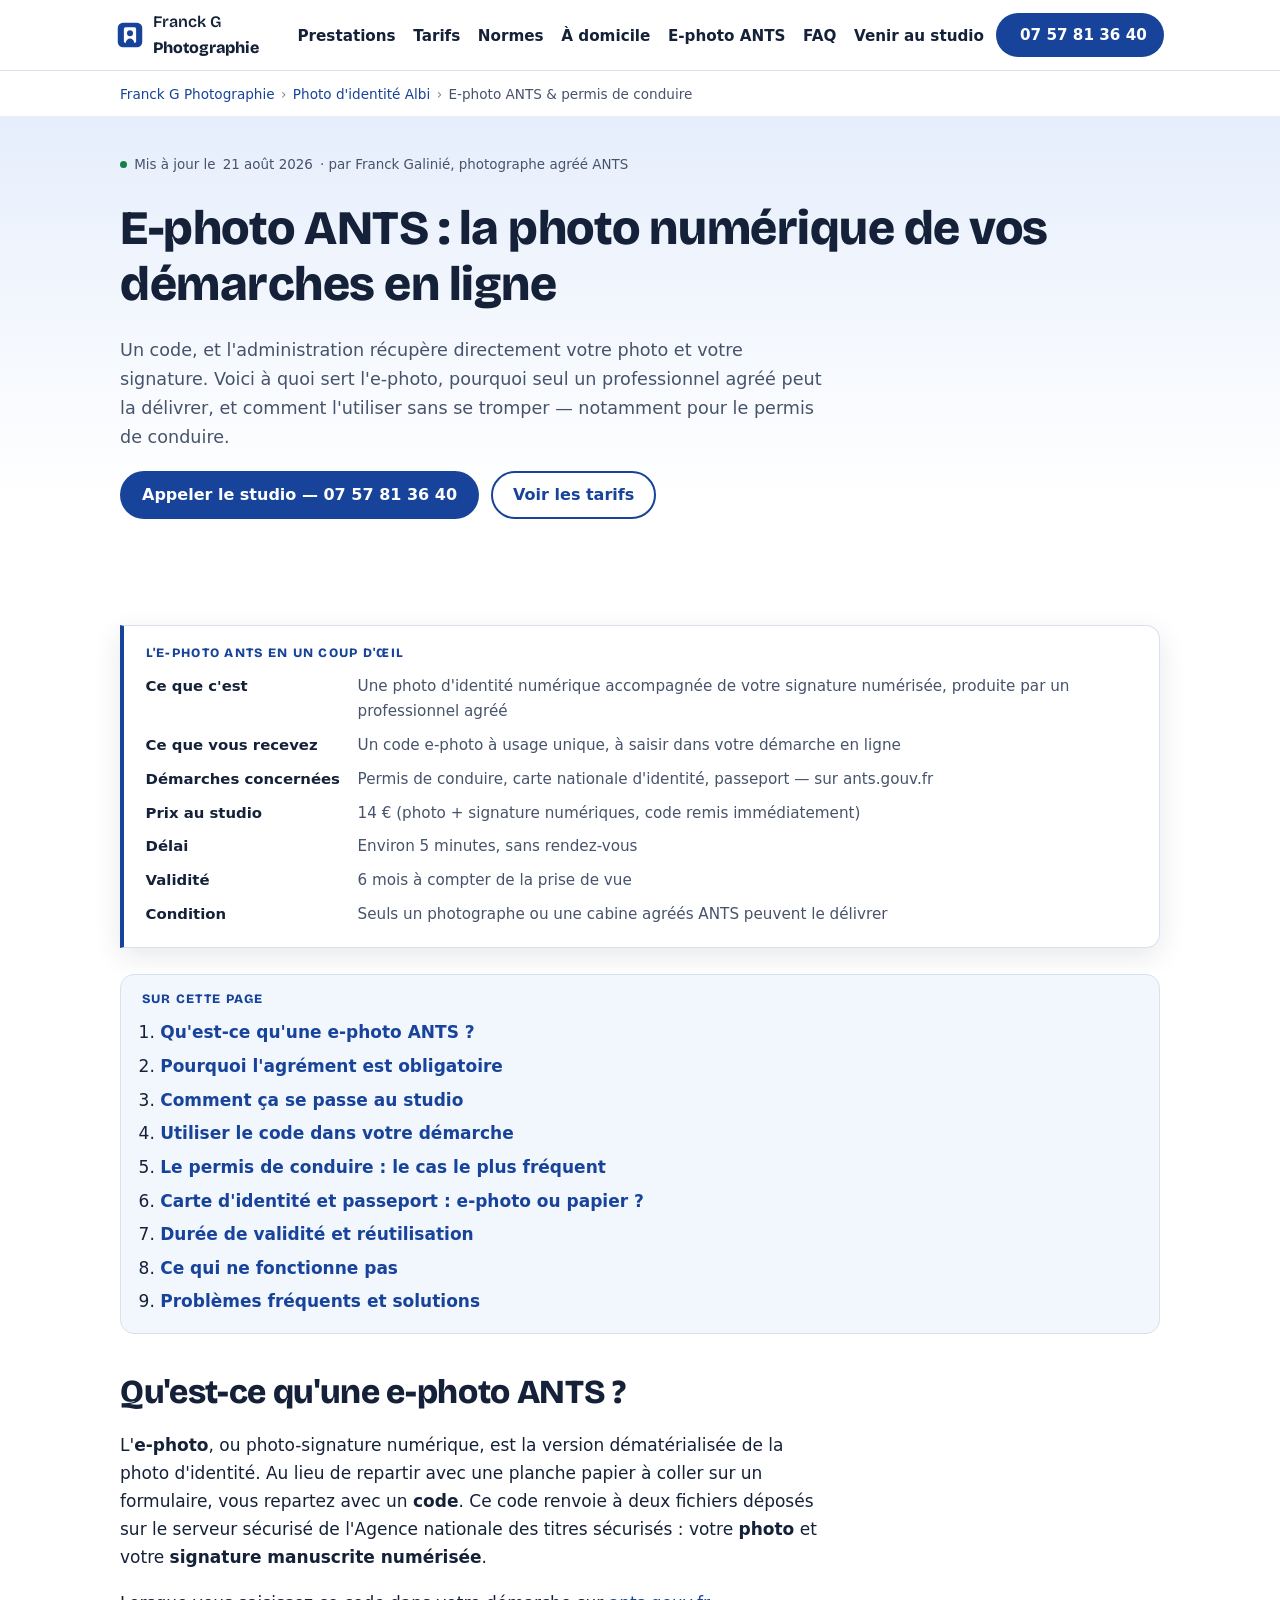
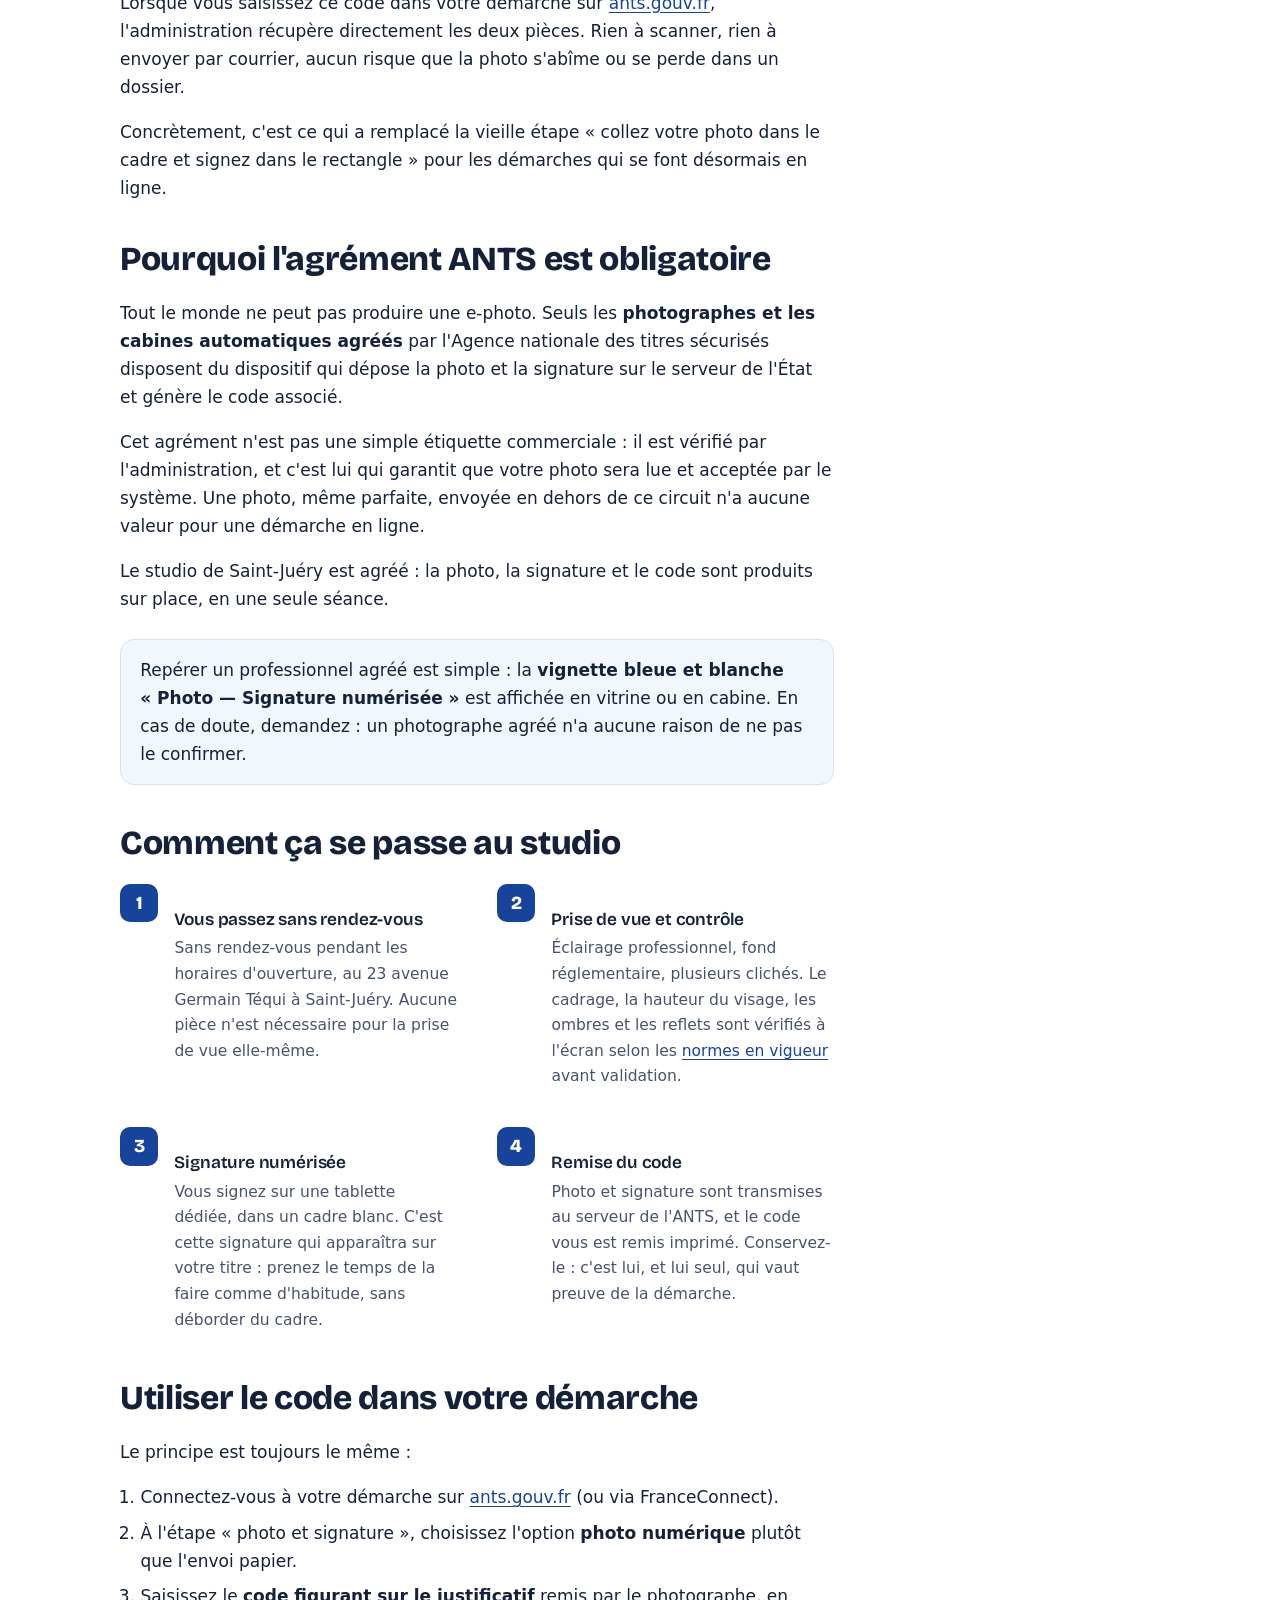
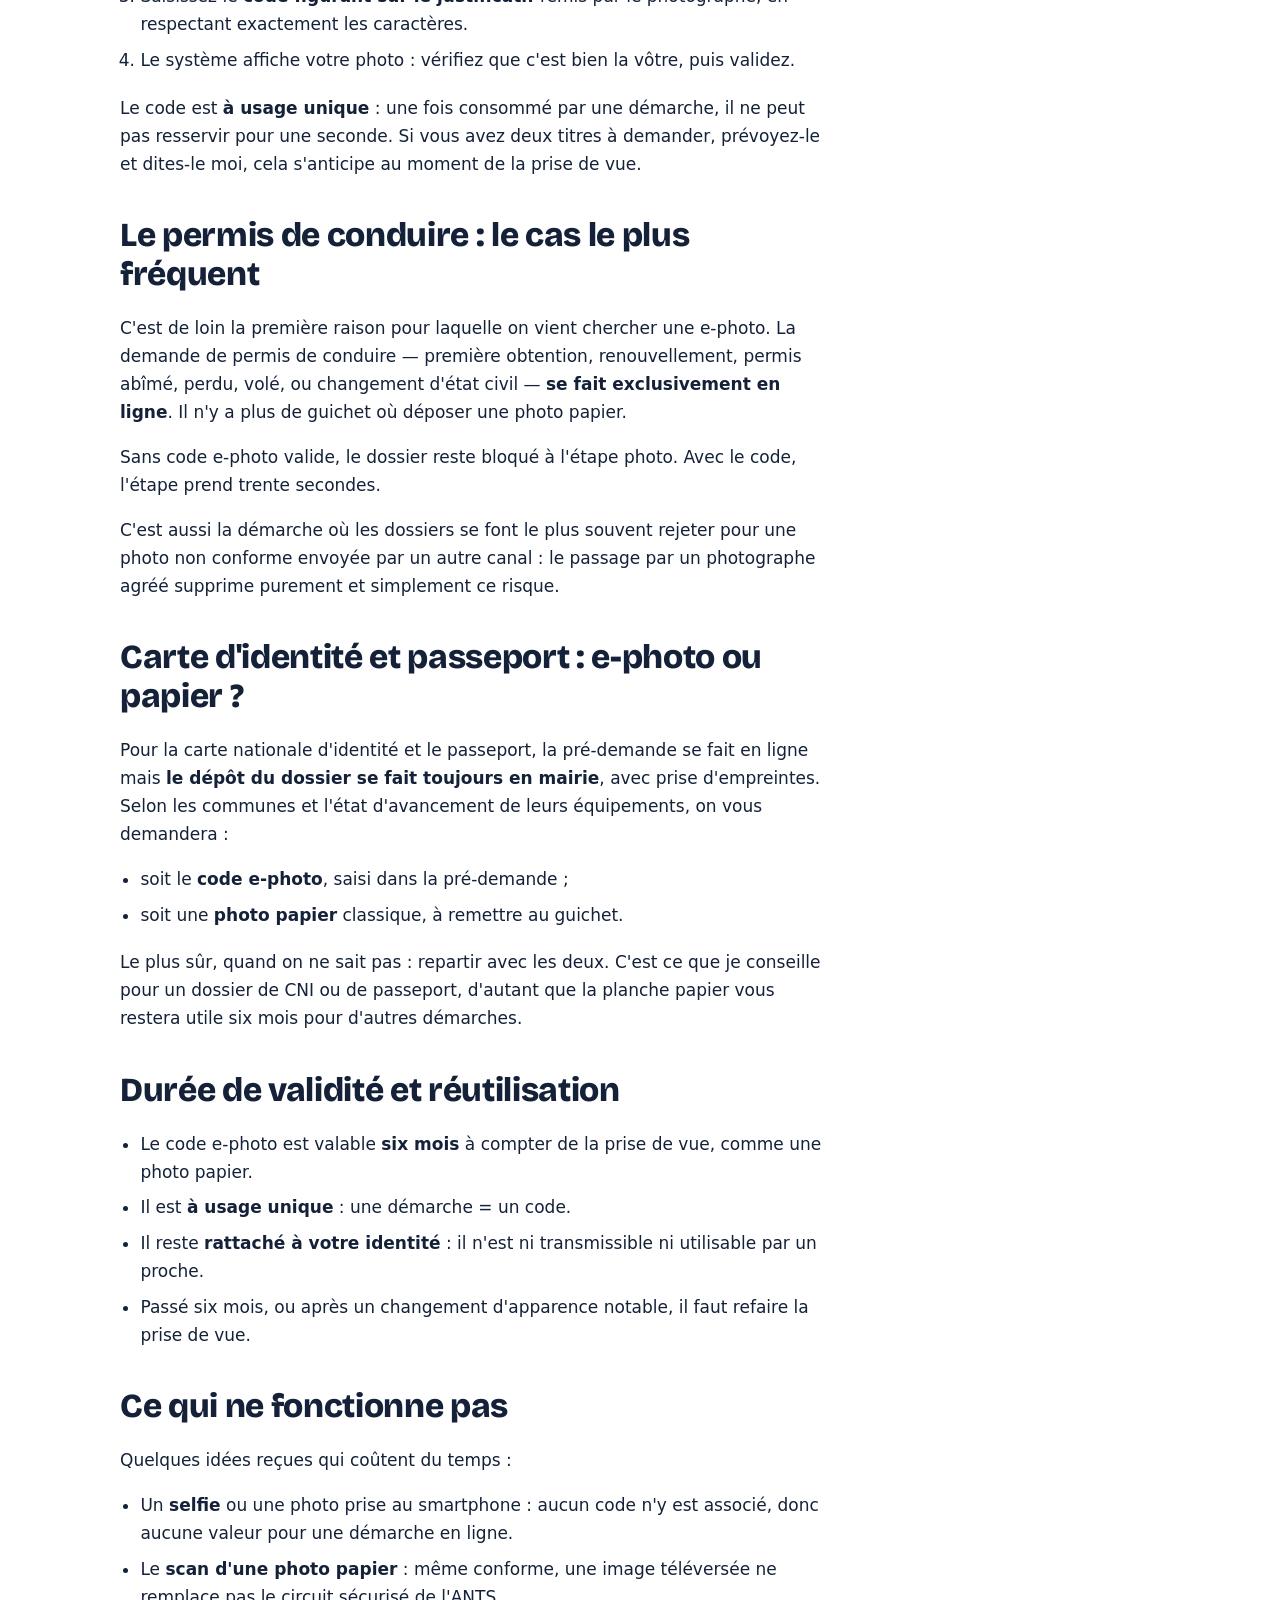
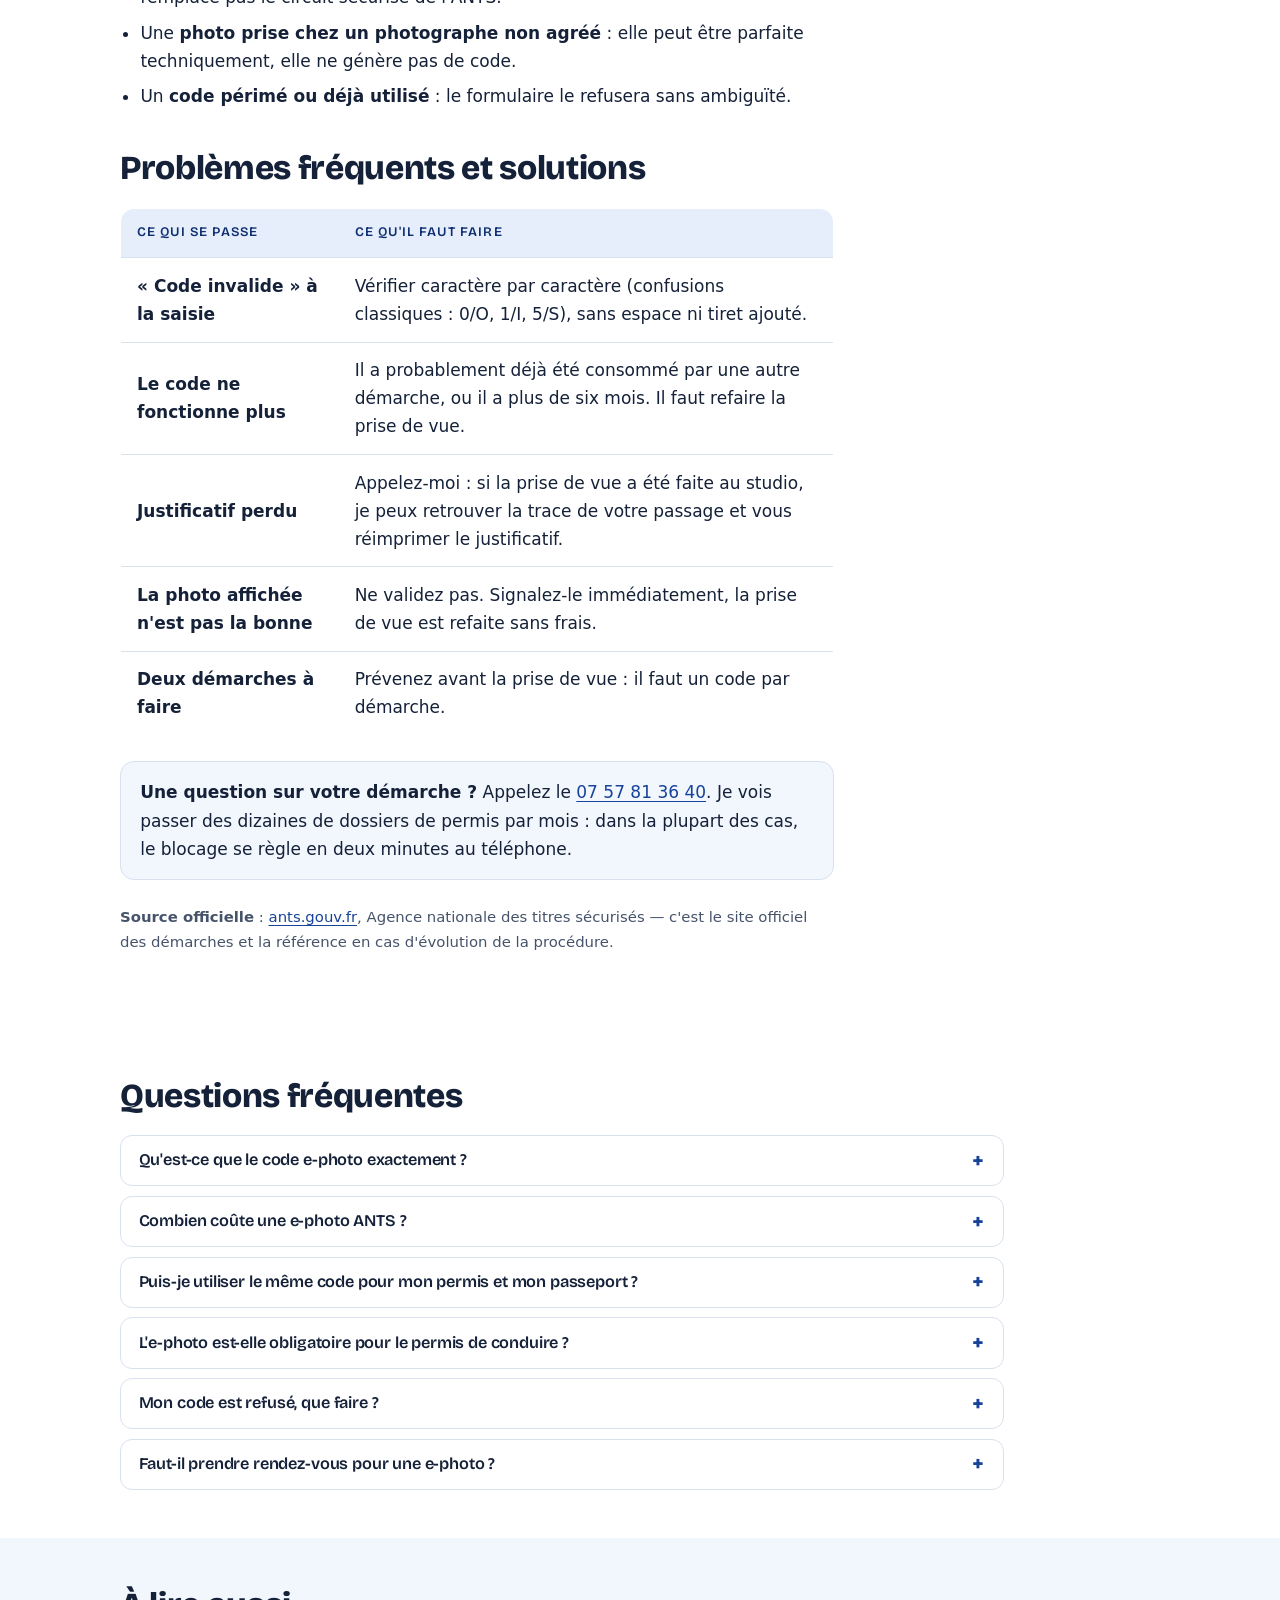
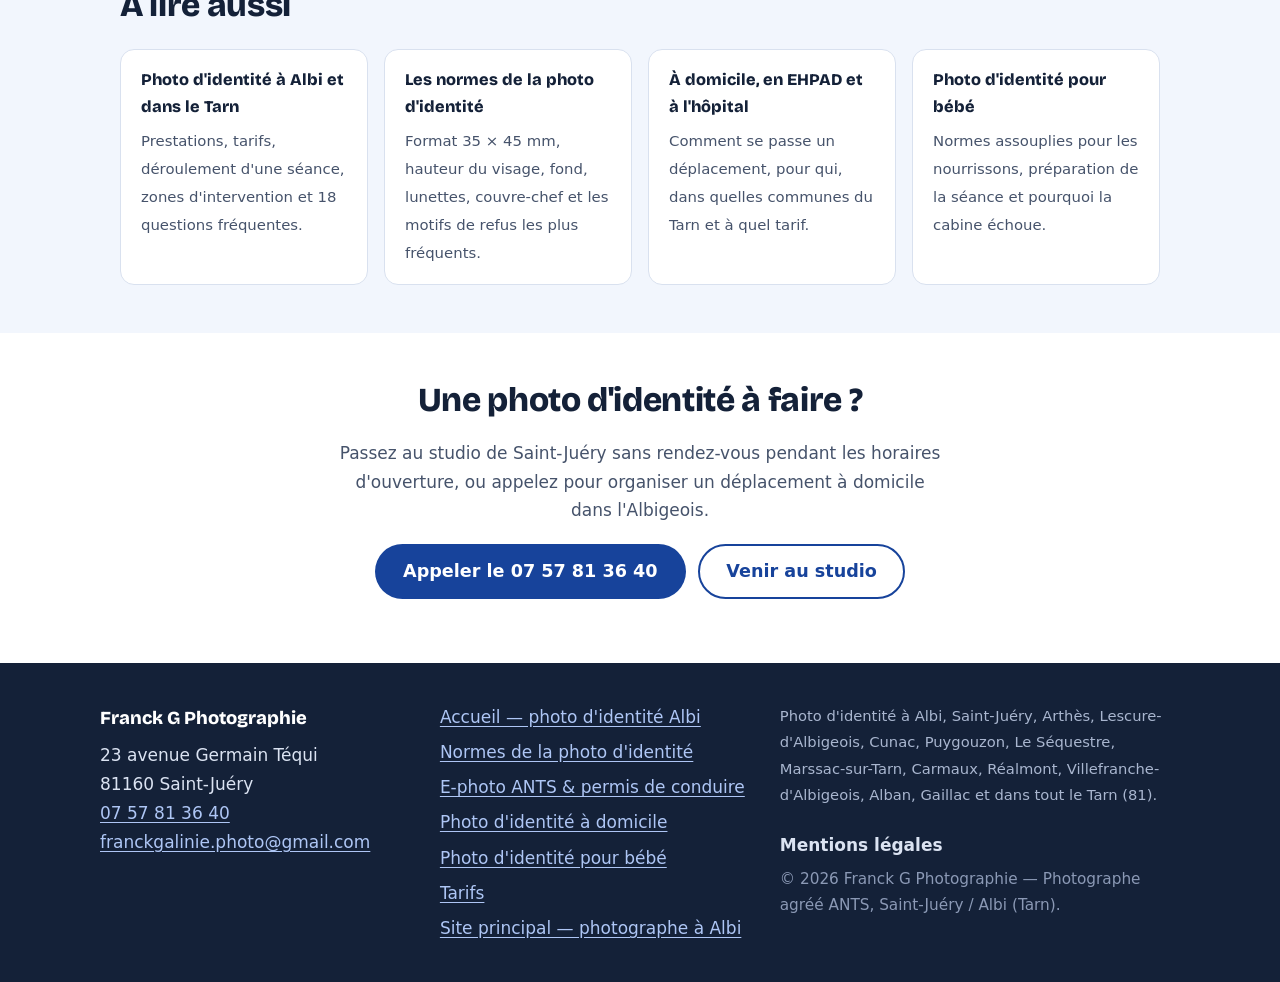
<file: e-photo-ants/index.html>
<!DOCTYPE html>
<html lang="fr">
<head>
  <meta charset="UTF-8">
  <meta name="viewport" content="width=device-width, initial-scale=1">
  <meta name="format-detection" content="telephone=yes">

  <title>E-photo ANTS pour le permis de conduire — Albi, Saint-Juéry</title>
  <meta name="description" content="Photographe agréé ANTS près d'Albi : e-photo et signature numériques, code remis en 5 min pour votre permis de conduire. 14 €, sans rendez-vous.">
  <meta name="robots" content="index, follow, max-snippet:-1, max-image-preview:large">
  <meta name="author" content="Franck Galinié – Franck G Photographie">
  <meta name="referrer" content="strict-origin-when-cross-origin">

  <link rel="canonical" href="https://franckgaliniephoto.github.io/photo-identite-albi/e-photo-ants/">
  <link rel="alternate" hreflang="fr-FR" href="https://franckgaliniephoto.github.io/photo-identite-albi/e-photo-ants/">
  <link rel="sitemap" type="application/xml" href="../sitemap.xml">

  <meta property="og:type" content="article">
  <meta property="og:locale" content="fr_FR">
  <meta property="og:site_name" content="Franck G Photographie">
  <meta property="og:title" content="E-photo ANTS pour le permis de conduire — Albi, Saint-Juéry">
  <meta property="og:description" content="Photographe agréé ANTS près d'Albi : e-photo et signature numériques, code remis en 5 min pour votre permis de conduire. 14 €, sans rendez-vous.">
  <meta property="og:url" content="https://franckgaliniephoto.github.io/photo-identite-albi/e-photo-ants/">
  <meta property="og:image" content="https://franckgaliniephoto.github.io/photo-identite-albi/images/og-ants.jpg">
  <meta property="og:image:type" content="image/jpeg">
  <meta property="og:image:width" content="1200">
  <meta property="og:image:height" content="630">
  <meta property="og:image:alt" content="E-photo ANTS en 5 minutes : photo et signature numériques, code sécurisé — Franck G Photographie">
  <meta property="article:published_time" content="2026-08-21">
  <meta property="article:modified_time" content="2026-08-21">
  <meta property="article:author" content="Franck Galinié">
  <meta name="twitter:card" content="summary_large_image">
  <meta name="twitter:title" content="E-photo ANTS pour le permis de conduire — Albi, Saint-Juéry">
  <meta name="twitter:description" content="Photographe agréé ANTS près d'Albi : e-photo et signature numériques, code remis en 5 min pour votre permis de conduire. 14 €, sans rendez-vous.">
  <meta name="twitter:image" content="https://franckgaliniephoto.github.io/photo-identite-albi/images/og-ants.jpg">

  <meta name="geo.region" content="FR-81">
  <meta name="geo.placename" content="Saint-Juéry, Albi, Tarn">
  <meta name="geo.position" content="43.94851456213975;2.210739448460117">
  <meta name="ICBM" content="43.94851456213975, 2.210739448460117">

  <link rel="icon" href="../images/favicon.svg" type="image/svg+xml">
  <link rel="apple-touch-icon" href="../images/apple-touch-icon.png">
  <link rel="manifest" href="../manifest.json">
  <meta name="theme-color" content="#17439b" media="(prefers-color-scheme: light)">
  <meta name="theme-color" content="#0d1524" media="(prefers-color-scheme: dark)">

  <link rel="preload" href="../assets/fonts/bricolage-grotesque-latin.woff2" as="font" type="font/woff2" crossorigin>
  <link rel="stylesheet" href="../style.css">

  <script type="application/ld+json">
  {
    "@context": "https://schema.org",
    "@graph": [
      {
        "@type": "BreadcrumbList",
        "@id": "https://franckgaliniephoto.github.io/photo-identite-albi/e-photo-ants/#breadcrumb",
        "itemListElement": [
          {
            "@type": "ListItem",
            "position": 1,
            "name": "Franck G Photographie",
            "item": "https://www.franckgphotographie.fr"
          },
          {
            "@type": "ListItem",
            "position": 2,
            "name": "Photo d'identité Albi",
            "item": "https://franckgaliniephoto.github.io/photo-identite-albi/"
          },
          {
            "@type": "ListItem",
            "position": 3,
            "name": "E-photo ANTS &amp; permis de conduire"
          }
        ]
      },
      {
        "@type": [
          "WebPage",
          "FAQPage"
        ],
        "@id": "https://franckgaliniephoto.github.io/photo-identite-albi/e-photo-ants/#webpage",
        "url": "https://franckgaliniephoto.github.io/photo-identite-albi/e-photo-ants/",
        "name": "E-photo ANTS pour le permis de conduire — Albi, Saint-Juéry",
        "description": "Photographe agréé ANTS près d'Albi : e-photo et signature numériques, code remis en 5 min pour votre permis de conduire. 14 €, sans rendez-vous.",
        "isPartOf": {
          "@id": "https://franckgaliniephoto.github.io/photo-identite-albi/#site"
        },
        "about": {
          "@id": "https://franckgaliniephoto.github.io/photo-identite-albi/#studio"
        },
        "author": {
          "@id": "https://franckgaliniephoto.github.io/photo-identite-albi/#franck"
        },
        "reviewedBy": {
          "@id": "https://franckgaliniephoto.github.io/photo-identite-albi/#franck"
        },
        "publisher": {
          "@id": "https://franckgaliniephoto.github.io/photo-identite-albi/#studio"
        },
        "breadcrumb": {
          "@id": "https://franckgaliniephoto.github.io/photo-identite-albi/e-photo-ants/#breadcrumb"
        },
        "primaryImageOfPage": {
          "@type": "ImageObject",
          "url": "https://franckgaliniephoto.github.io/photo-identite-albi/images/og-ants.jpg",
          "width": 1200,
          "height": 630,
          "caption": "E-photo ANTS en 5 minutes : photo et signature numériques, code sécurisé — Franck G Photographie"
        },
        "mentions": [
          {
            "@id": "https://franckgaliniephoto.github.io/photo-identite-albi/#ants"
          }
        ],
        "keywords": "e-photo ANTS, photo permis de conduire, code photo numérique ANTS, photographe agréé ANTS Albi, photo signature numérisée, ants.gouv.fr photo, e-photo Saint-Juéry, photo permis Tarn",
        "inLanguage": "fr-FR",
        "datePublished": "2026-08-21",
        "dateModified": "2026-08-21",
        "speakable": {
          "@type": "SpeakableSpecification",
          "cssSelector": [
            ".page-hero p.lead",
            ".keyfacts"
          ]
        },
        "mainEntity": [
          {
            "@type": "Question",
            "name": "Qu'est-ce que le code e-photo exactement ?",
            "acceptedAnswer": {
              "@type": "Answer",
              "text": "C'est une référence à usage unique remise par un photographe ou une cabine agréés ANTS. Elle pointe vers votre photo et votre signature déposées sur le serveur sécurisé de l'État. Vous la saisissez dans votre démarche en ligne, et l'administration récupère les deux pièces directement."
            }
          },
          {
            "@type": "Question",
            "name": "Combien coûte une e-photo ANTS ?",
            "acceptedAnswer": {
              "@type": "Answer",
              "text": "14 € au studio de Saint-Juéry, photo et signature numériques comprises, code remis immédiatement. La planche de 6 photos papier est à 12 €. Beaucoup de personnes prennent les deux pour un dossier de carte d'identité ou de passeport."
            }
          },
          {
            "@type": "Question",
            "name": "Puis-je utiliser le même code pour mon permis et mon passeport ?",
            "acceptedAnswer": {
              "@type": "Answer",
              "text": "Non. Le code est à usage unique : une démarche consomme un code. Si vous avez deux titres à demander, il faut le signaler au moment de la prise de vue, cela s'organise en une seule séance."
            }
          },
          {
            "@type": "Question",
            "name": "L'e-photo est-elle obligatoire pour le permis de conduire ?",
            "acceptedAnswer": {
              "@type": "Answer",
              "text": "La demande de permis se fait en ligne, et l'étape photo passe par le circuit numérique de l'ANTS. En pratique, il faut donc un code e-photo délivré par un professionnel ou une cabine agréés : une photo papier ou un fichier envoyé par ses propres moyens ne permet pas de finaliser le dossier."
            }
          },
          {
            "@type": "Question",
            "name": "Mon code e-photo est refusé, que faire ?",
            "acceptedAnswer": {
              "@type": "Answer",
              "text": "Vérifiez d'abord la saisie : les confusions 0/O, 1/I et 5/S sont les plus fréquentes, et il ne faut ajouter ni espace ni tiret. Si le code est bien saisi, il a probablement déjà été utilisé ou il date de plus de six mois. Il faut alors refaire la prise de vue."
            }
          },
          {
            "@type": "Question",
            "name": "Faut-il prendre rendez-vous pour une e-photo ?",
            "acceptedAnswer": {
              "@type": "Answer",
              "text": "Non. Le studio accueille sans rendez-vous pendant les horaires d'ouverture indiqués sur la page d'accueil, et la séance complète — prise de vue, signature, remise du code — prend environ cinq minutes."
            }
          }
        ]
      },
      {
        "@type": "Article",
        "@id": "https://franckgaliniephoto.github.io/photo-identite-albi/e-photo-ants/#article",
        "headline": "E-photo ANTS : la photo numérique pour le permis de conduire et les démarches en ligne",
        "description": "Ce qu'est le code e-photo ANTS, pourquoi l'agrément est obligatoire, comment se déroule la séance, comment saisir le code sur ants.gouv.fr, sa durée de validité et les problèmes les plus fréquents.",
        "articleSection": "Démarches administratives",
        "inLanguage": "fr-FR",
        "datePublished": "2026-08-21",
        "dateModified": "2026-08-21",
        "author": {
          "@id": "https://franckgaliniephoto.github.io/photo-identite-albi/#franck"
        },
        "publisher": {
          "@id": "https://franckgaliniephoto.github.io/photo-identite-albi/#studio"
        },
        "mainEntityOfPage": {
          "@id": "https://franckgaliniephoto.github.io/photo-identite-albi/e-photo-ants/#webpage"
        },
        "about": [
          {
            "@id": "https://franckgaliniephoto.github.io/photo-identite-albi/#ants"
          },
          {
            "@id": "https://franckgaliniephoto.github.io/photo-identite-albi/#service-ephoto"
          },
          {
            "@type": "Thing",
            "name": "Permis de conduire français"
          }
        ],
        "citation": [
          {
            "@type": "CreativeWork",
            "name": "Agence nationale des titres sécurisés (ANTS)",
            "url": "https://ants.gouv.fr/"
          }
        ]
      },
      {
        "@type": "HowTo",
        "@id": "https://franckgaliniephoto.github.io/photo-identite-albi/e-photo-ants/#howto",
        "name": "Obtenir et utiliser un code e-photo ANTS",
        "description": "De la prise de vue chez un photographe agréé jusqu'à la saisie du code dans la démarche en ligne sur ants.gouv.fr.",
        "totalTime": "PT5M",
        "estimatedCost": {
          "@type": "MonetaryAmount",
          "currency": "EUR",
          "value": "14"
        },
        "step": [
          {
            "@type": "HowToStep",
            "position": 1,
            "name": "Se rendre chez un photographe agréé ANTS",
            "text": "Repérez la vignette bleue et blanche « Photo — Signature numérisée ». Au studio de Saint-Juéry, l'accueil se fait sans rendez-vous pendant les horaires d'ouverture."
          },
          {
            "@type": "HowToStep",
            "position": 2,
            "name": "Réaliser la prise de vue et le contrôle de conformité",
            "text": "Plusieurs clichés sont réalisés sur fond réglementaire, puis le cadrage, la hauteur du visage, les ombres et les reflets sont vérifiés à l'écran avant validation."
          },
          {
            "@type": "HowToStep",
            "position": 3,
            "name": "Numériser la signature",
            "text": "Vous signez sur une tablette dédiée, dans un cadre blanc, sans déborder. C'est cette signature qui figurera sur le titre délivré."
          },
          {
            "@type": "HowToStep",
            "position": 4,
            "name": "Récupérer le code e-photo",
            "text": "La photo et la signature sont transmises au serveur de l'ANTS et le justificatif portant le code vous est remis imprimé. Conservez-le : il vaut preuve de la démarche."
          },
          {
            "@type": "HowToStep",
            "position": 5,
            "name": "Saisir le code dans la démarche en ligne",
            "text": "Sur ants.gouv.fr, à l'étape photo et signature, choisissez l'option photo numérique et saisissez le code exactement tel qu'il est imprimé, sans espace ni tiret ajouté. Vérifiez la photo affichée, puis validez."
          }
        ]
      }
    ]
  }
  </script>
</head>

<body>

<a class="skip-link" href="#contenu">Aller au contenu</a>

<header class="site-header" id="haut">
  <div class="header-inner">
    <a class="brand" href="../">
      <svg class="brand-mark" viewBox="0 0 32 32" width="28" height="28" aria-hidden="true" focusable="false"><rect x="2" y="2" width="28" height="28" rx="6" fill="currentColor"/><rect x="9" y="7" width="14" height="18" rx="2" fill="#fff"/><circle cx="16" cy="14" r="3.4" fill="currentColor"/><path d="M11 25c.6-3.2 2.6-5 5-5s4.4 1.8 5 5z" fill="currentColor"/></svg>
      <span>Franck G <strong>Photographie</strong></span>
    </a>
    <nav class="main-nav" aria-label="Navigation principale">
      <button class="nav-toggle" id="navToggle" aria-expanded="false" aria-controls="navList">
        <span class="sr-only">Menu</span>
        <svg viewBox="0 0 24 24" width="22" height="22" aria-hidden="true"><path d="M3 6h18M3 12h18M3 18h18" stroke="currentColor" stroke-width="2" stroke-linecap="round"/></svg>
      </button>
      <ul id="navList">
        <li><a href="../#prestations">Prestations</a></li>
        <li><a href="../#tarifs">Tarifs</a></li>
        <li><a href="../normes-photo-identite/">Normes</a></li>
        <li><a href="../photo-identite-domicile/">À domicile</a></li>
        <li><a href="../e-photo-ants/">E-photo ANTS</a></li>
        <li><a href="../#faq">FAQ</a></li>
        <li><a href="../#venir">Venir au studio</a></li>
      </ul>
    </nav>
    <a class="btn btn-phone" href="tel:+33757813640">
      <svg viewBox="0 0 24 24" width="18" height="18" aria-hidden="true"><path d="M6.6 10.8a15.5 15.5 0 0 0 6.6 6.6l2.2-2.2a1 1 0 0 1 1-.24 11.4 11.4 0 0 0 3.6.57 1 1 0 0 1 1 1V20a1 1 0 0 1-1 1A17 17 0 0 1 3 4a1 1 0 0 1 1-1h3.5a1 1 0 0 1 1 1 11.4 11.4 0 0 0 .57 3.6 1 1 0 0 1-.25 1z" fill="currentColor"/></svg>
      <span>07&nbsp;57&nbsp;81&nbsp;36&nbsp;40</span>
    </a>
  </div>
</header>

<nav class="breadcrumb" aria-label="Fil d'Ariane">
  <ol>
    <li><a href="https://www.franckgphotographie.fr" rel="noopener">Franck G Photographie</a></li>
    <li><a href="../">Photo d'identité Albi</a></li>
    <li><span aria-current="page">E-photo ANTS &amp; permis de conduire</span></li>
  </ol>
</nav>

<main id="contenu">

  <div class="page-hero">
    <div class="section">
      <p class="updated">Mis à jour le <time datetime="2026-08-21">21 août 2026</time> · par Franck Galinié, photographe agréé ANTS</p>
      <h1>E-photo ANTS&nbsp;: la photo numérique de vos démarches en ligne</h1>
      <p class="lead">Un code, et l'administration récupère directement votre photo et votre signature. Voici à quoi sert l'e-photo, pourquoi seul un professionnel agréé peut la délivrer, et comment l'utiliser sans se tromper — notamment pour le permis de conduire.</p>
      <div class="hero-cta">
        <a class="btn btn-primary" href="tel:+33757813640">Appeler le studio — 07&nbsp;57&nbsp;81&nbsp;36&nbsp;40</a>
        <a class="btn btn-secondary" href="../#tarifs">Voir les tarifs</a>
      </div>
    </div>
  </div>

  <section class="section">
    <div class="keyfacts">
      <h2>L'e-photo ANTS en un coup d'œil</h2>
      <dl>
        <dt>Ce que c'est</dt>
        <dd>Une photo d'identité numérique accompagnée de votre signature numérisée, produite par un professionnel agréé</dd>
        <dt>Ce que vous recevez</dt>
        <dd>Un code e-photo à usage unique, à saisir dans votre démarche en ligne</dd>
        <dt>Démarches concernées</dt>
        <dd>Permis de conduire, carte nationale d'identité, passeport — sur ants.gouv.fr</dd>
        <dt>Prix au studio</dt>
        <dd>14 € (photo + signature numériques, code remis immédiatement)</dd>
        <dt>Délai</dt>
        <dd>Environ 5 minutes, sans rendez-vous</dd>
        <dt>Validité</dt>
        <dd>6 mois à compter de la prise de vue</dd>
        <dt>Condition</dt>
        <dd>Seuls un photographe ou une cabine agréés ANTS peuvent le délivrer</dd>
      </dl>
    </div>

    <nav class="toc" aria-labelledby="h-toc">
      <h2 id="h-toc">Sur cette page</h2>
      <ol>
        <li><a href="#definition">Qu'est-ce qu'une e-photo ANTS ?</a></li>
        <li><a href="#agrement">Pourquoi l'agrément est obligatoire</a></li>
        <li><a href="#deroulement">Comment ça se passe au studio</a></li>
        <li><a href="#utiliser">Utiliser le code dans votre démarche</a></li>
        <li><a href="#permis">Le permis de conduire : le cas le plus fréquent</a></li>
        <li><a href="#cni-passeport">Carte d'identité et passeport : e-photo ou papier ?</a></li>
        <li><a href="#validite">Durée de validité et réutilisation</a></li>
        <li><a href="#erreurs">Ce qui ne fonctionne pas</a></li>
        <li><a href="#problemes">Problèmes fréquents et solutions</a></li>
      </ol>
    </nav>

    <div class="prose">
      <h2 id="definition">Qu'est-ce qu'une e-photo ANTS&nbsp;?</h2>
      <p>L'<strong>e-photo</strong>, ou photo-signature numérique, est la version dématérialisée de la photo d'identité. Au lieu de repartir avec une planche papier à coller sur un formulaire, vous repartez avec un <strong>code</strong>. Ce code renvoie à deux fichiers déposés sur le serveur sécurisé de l'Agence nationale des titres sécurisés&nbsp;: votre <strong>photo</strong> et votre <strong>signature manuscrite numérisée</strong>.</p>
      <p>Lorsque vous saisissez ce code dans votre démarche sur <a href="https://ants.gouv.fr/" rel="noopener nofollow" target="_blank">ants.gouv.fr</a>, l'administration récupère directement les deux pièces. Rien à scanner, rien à envoyer par courrier, aucun risque que la photo s'abîme ou se perde dans un dossier.</p>
      <p>Concrètement, c'est ce qui a remplacé la vieille étape «&nbsp;collez votre photo dans le cadre et signez dans le rectangle&nbsp;» pour les démarches qui se font désormais en ligne.</p>

      <h2 id="agrement">Pourquoi l'agrément ANTS est obligatoire</h2>
      <p>Tout le monde ne peut pas produire une e-photo. Seuls les <strong>photographes et les cabines automatiques agréés</strong> par l'Agence nationale des titres sécurisés disposent du dispositif qui dépose la photo et la signature sur le serveur de l'État et génère le code associé.</p>
      <p>Cet agrément n'est pas une simple étiquette commerciale&nbsp;: il est vérifié par l'administration, et c'est lui qui garantit que votre photo sera lue et acceptée par le système. Une photo, même parfaite, envoyée en dehors de ce circuit n'a aucune valeur pour une démarche en ligne.</p>
      <p>Le studio de Saint-Juéry est agréé&nbsp;: la photo, la signature et le code sont produits sur place, en une seule séance.</p>
      <div class="callout">
        <p>Repérer un professionnel agréé est simple&nbsp;: la <strong>vignette bleue et blanche «&nbsp;Photo — Signature numérisée&nbsp;»</strong> est affichée en vitrine ou en cabine. En cas de doute, demandez&nbsp;: un photographe agréé n'a aucune raison de ne pas le confirmer.</p>
      </div>

      <h2 id="deroulement">Comment ça se passe au studio</h2>
      <ol class="steps" style="list-style:none">
        <li>
          <h3>Vous passez sans rendez-vous</h3>
          <p>Sans rendez-vous pendant les horaires d'ouverture, au 23&nbsp;avenue Germain Téqui à Saint-Juéry. Aucune pièce n'est nécessaire pour la prise de vue elle-même.</p>
        </li>
        <li>
          <h3>Prise de vue et contrôle</h3>
          <p>Éclairage professionnel, fond réglementaire, plusieurs clichés. Le cadrage, la hauteur du visage, les ombres et les reflets sont vérifiés à l'écran selon les <a href="../normes-photo-identite/">normes en vigueur</a> avant validation.</p>
        </li>
        <li>
          <h3>Signature numérisée</h3>
          <p>Vous signez sur une tablette dédiée, dans un cadre blanc. C'est cette signature qui apparaîtra sur votre titre&nbsp;: prenez le temps de la faire comme d'habitude, sans déborder du cadre.</p>
        </li>
        <li>
          <h3>Remise du code</h3>
          <p>Photo et signature sont transmises au serveur de l'ANTS, et le code vous est remis imprimé. Conservez-le&nbsp;: c'est lui, et lui seul, qui vaut preuve de la démarche.</p>
        </li>
      </ol>

      <h2 id="utiliser">Utiliser le code dans votre démarche</h2>
      <p>Le principe est toujours le même&nbsp;:</p>
      <ol>
        <li>Connectez-vous à votre démarche sur <a href="https://ants.gouv.fr/" rel="noopener nofollow" target="_blank">ants.gouv.fr</a> (ou via FranceConnect).</li>
        <li>À l'étape «&nbsp;photo et signature&nbsp;», choisissez l'option <strong>photo numérique</strong> plutôt que l'envoi papier.</li>
        <li>Saisissez le <strong>code figurant sur le justificatif</strong> remis par le photographe, en respectant exactement les caractères.</li>
        <li>Le système affiche votre photo&nbsp;: vérifiez que c'est bien la vôtre, puis validez.</li>
      </ol>
      <p>Le code est <strong>à usage unique</strong>&nbsp;: une fois consommé par une démarche, il ne peut pas resservir pour une seconde. Si vous avez deux titres à demander, prévoyez-le et dites-le moi, cela s'anticipe au moment de la prise de vue.</p>

      <h2 id="permis">Le permis de conduire&nbsp;: le cas le plus fréquent</h2>
      <p>C'est de loin la première raison pour laquelle on vient chercher une e-photo. La demande de permis de conduire — première obtention, renouvellement, permis abîmé, perdu, volé, ou changement d'état civil — <strong>se fait exclusivement en ligne</strong>. Il n'y a plus de guichet où déposer une photo papier.</p>
      <p>Sans code e-photo valide, le dossier reste bloqué à l'étape photo. Avec le code, l'étape prend trente secondes.</p>
      <p>C'est aussi la démarche où les dossiers se font le plus souvent rejeter pour une photo non conforme envoyée par un autre canal&nbsp;: le passage par un photographe agréé supprime purement et simplement ce risque.</p>

      <h2 id="cni-passeport">Carte d'identité et passeport&nbsp;: e-photo ou papier&nbsp;?</h2>
      <p>Pour la carte nationale d'identité et le passeport, la pré-demande se fait en ligne mais <strong>le dépôt du dossier se fait toujours en mairie</strong>, avec prise d'empreintes. Selon les communes et l'état d'avancement de leurs équipements, on vous demandera&nbsp;:</p>
      <ul>
        <li>soit le <strong>code e-photo</strong>, saisi dans la pré-demande&nbsp;;</li>
        <li>soit une <strong>photo papier</strong> classique, à remettre au guichet.</li>
      </ul>
      <p>Le plus sûr, quand on ne sait pas&nbsp;: repartir avec les deux. C'est ce que je conseille pour un dossier de CNI ou de passeport, d'autant que la planche papier vous restera utile six mois pour d'autres démarches.</p>

      <h2 id="validite">Durée de validité et réutilisation</h2>
      <ul>
        <li>Le code e-photo est valable <strong>six mois</strong> à compter de la prise de vue, comme une photo papier.</li>
        <li>Il est <strong>à usage unique</strong>&nbsp;: une démarche = un code.</li>
        <li>Il reste <strong>rattaché à votre identité</strong>&nbsp;: il n'est ni transmissible ni utilisable par un proche.</li>
        <li>Passé six mois, ou après un changement d'apparence notable, il faut refaire la prise de vue.</li>
      </ul>

      <h2 id="erreurs">Ce qui ne fonctionne pas</h2>
      <p>Quelques idées reçues qui coûtent du temps&nbsp;:</p>
      <ul>
        <li>Un <strong>selfie</strong> ou une photo prise au smartphone&nbsp;: aucun code n'y est associé, donc aucune valeur pour une démarche en ligne.</li>
        <li>Le <strong>scan d'une photo papier</strong>&nbsp;: même conforme, une image téléversée ne remplace pas le circuit sécurisé de l'ANTS.</li>
        <li>Une <strong>photo prise chez un photographe non agréé</strong>&nbsp;: elle peut être parfaite techniquement, elle ne génère pas de code.</li>
        <li>Un <strong>code périmé ou déjà utilisé</strong>&nbsp;: le formulaire le refusera sans ambiguïté.</li>
      </ul>

      <h2 id="problemes">Problèmes fréquents et solutions</h2>
      <div class="table-wrap">
        <table>
          <caption class="sr-only">Problèmes courants avec le code e-photo et solutions</caption>
          <thead><tr><th scope="col">Ce qui se passe</th><th scope="col">Ce qu'il faut faire</th></tr></thead>
          <tbody>
            <tr><th scope="row">«&nbsp;Code invalide&nbsp;» à la saisie</th><td>Vérifier caractère par caractère (confusions classiques&nbsp;: 0/O, 1/I, 5/S), sans espace ni tiret ajouté.</td></tr>
            <tr><th scope="row">Le code ne fonctionne plus</th><td>Il a probablement déjà été consommé par une autre démarche, ou il a plus de six mois. Il faut refaire la prise de vue.</td></tr>
            <tr><th scope="row">Justificatif perdu</th><td>Appelez-moi&nbsp;: si la prise de vue a été faite au studio, je peux retrouver la trace de votre passage et vous réimprimer le justificatif.</td></tr>
            <tr><th scope="row">La photo affichée n'est pas la bonne</th><td>Ne validez pas. Signalez-le immédiatement, la prise de vue est refaite sans frais.</td></tr>
            <tr><th scope="row">Deux démarches à faire</th><td>Prévenez avant la prise de vue&nbsp;: il faut un code par démarche.</td></tr>
          </tbody>
        </table>
      </div>

      <div class="callout">
        <p><strong>Une question sur votre démarche&nbsp;?</strong> Appelez le <a href="tel:+33757813640">07&nbsp;57&nbsp;81&nbsp;36&nbsp;40</a>. Je vois passer des dizaines de dossiers de permis par mois&nbsp;: dans la plupart des cas, le blocage se règle en deux minutes au téléphone.</p>
      </div>

      <ul class="sources">
        <li><strong>Source officielle</strong>&nbsp;: <a href="https://ants.gouv.fr/" rel="noopener nofollow" target="_blank">ants.gouv.fr</a>, Agence nationale des titres sécurisés — c'est le site officiel des démarches et la référence en cas d'évolution de la procédure.</li>
      </ul>
    </div>
  </section>

  <section class="section" id="faq" aria-labelledby="h-faq">
    <h2 id="h-faq">Questions fréquentes</h2>
    <div class="faq-list">
      <details>
        <summary><h3>Qu'est-ce que le code e-photo exactement&nbsp;?</h3></summary>
        <p>C'est une référence à usage unique remise par un photographe ou une cabine agréés ANTS. Elle pointe vers votre photo et votre signature déposées sur le serveur sécurisé de l'État. Vous la saisissez dans votre démarche en ligne, et l'administration récupère les deux pièces directement.</p>
      </details>
      <details>
        <summary><h3>Combien coûte une e-photo ANTS&nbsp;?</h3></summary>
        <p>14&nbsp;€ au studio de Saint-Juéry, photo et signature numériques comprises, code remis immédiatement. La planche de 6&nbsp;photos papier, elle, est à 12&nbsp;€. Beaucoup de personnes prennent les deux pour un dossier de carte d'identité ou de passeport.</p>
      </details>
      <details>
        <summary><h3>Puis-je utiliser le même code pour mon permis et mon passeport&nbsp;?</h3></summary>
        <p>Non. Le code est à usage unique&nbsp;: une démarche consomme un code. Si vous avez deux titres à demander, dites-le au moment de la prise de vue, cela s'organise en une seule séance.</p>
      </details>
      <details>
        <summary><h3>L'e-photo est-elle obligatoire pour le permis de conduire&nbsp;?</h3></summary>
        <p>La demande de permis se fait en ligne, et l'étape photo passe par le circuit numérique de l'ANTS. En pratique, il vous faut donc un code e-photo délivré par un professionnel ou une cabine agréés&nbsp;: une photo papier ou un fichier envoyé par vos soins ne permet pas de finaliser le dossier.</p>
      </details>
      <details>
        <summary><h3>Mon code est refusé, que faire&nbsp;?</h3></summary>
        <p>Vérifiez d'abord la saisie&nbsp;: les confusions 0/O, 1/I et 5/S sont les plus fréquentes, et il ne faut ajouter ni espace ni tiret. Si le code est bien saisi, il a probablement déjà été utilisé ou il date de plus de six mois. Appelez le 07&nbsp;57&nbsp;81&nbsp;36&nbsp;40, on regarde ensemble.</p>
      </details>
      <details>
        <summary><h3>Faut-il prendre rendez-vous pour une e-photo&nbsp;?</h3></summary>
        <p>Non. Le studio accueille sans rendez-vous pendant les horaires d'ouverture indiqués sur la page d'accueil, et la séance complète — prise de vue, signature, remise du code — prend environ cinq minutes.</p>
      </details>
    </div>
  </section>

  <section class="section section-alt" id="a-lire" aria-labelledby="h-a-lire">
    <h2 id="h-a-lire">À lire aussi</h2>
    <nav class="related" aria-label="Autres pages du site">
      <a href="../">
        <strong>Photo d'identité à Albi et dans le Tarn</strong>
        <span>Prestations, tarifs, déroulement d'une séance, zones d'intervention et 18 questions fréquentes.</span>
      </a>
      <a href="../normes-photo-identite/">
        <strong>Les normes de la photo d'identité</strong>
        <span>Format 35 × 45 mm, hauteur du visage, fond, lunettes, couvre-chef et les motifs de refus les plus fréquents.</span>
      </a>
      <a href="../photo-identite-domicile/">
        <strong>À domicile, en EHPAD et à l'hôpital</strong>
        <span>Comment se passe un déplacement, pour qui, dans quelles communes du Tarn et à quel tarif.</span>
      </a>
      <a href="../photo-identite-bebe/">
        <strong>Photo d'identité pour bébé</strong>
        <span>Normes assouplies pour les nourrissons, préparation de la séance et pourquoi la cabine échoue.</span>
      </a>
    </nav>
  </section>

  <section class="section cta-final" aria-labelledby="h-cta">
    <h2 id="h-cta">Une photo d'identité à faire&nbsp;?</h2>
    <p>Passez au studio de Saint-Juéry sans rendez-vous pendant les horaires d'ouverture, ou appelez pour organiser un déplacement à domicile dans l'Albigeois.</p>
    <div class="hero-cta">
      <a class="btn btn-primary btn-lg" href="tel:+33757813640">Appeler le 07&nbsp;57&nbsp;81&nbsp;36&nbsp;40</a>
      <a class="btn btn-secondary btn-lg" href="../#venir">Venir au studio</a>
    </div>
  </section>

</main>

<footer class="site-footer">
  <div class="footer-grid">
    <div>
      <p class="footer-brand">Franck G Photographie</p>
      <address>
        23 avenue Germain Téqui<br>
        81160 Saint-Juéry<br>
        <a href="tel:+33757813640">07 57 81 36 40</a><br>
        <a href="mailto:franckgalinie.photo@gmail.com">franckgalinie.photo@gmail.com</a>
      </address>
    </div>
    <nav aria-label="Plan du site">
      <ul>
        <li><a href="../">Accueil — photo d'identité Albi</a></li>
        <li><a href="../normes-photo-identite/">Normes de la photo d'identité</a></li>
        <li><a href="../e-photo-ants/">E-photo ANTS &amp; permis de conduire</a></li>
        <li><a href="../photo-identite-domicile/">Photo d'identité à domicile</a></li>
        <li><a href="../photo-identite-bebe/">Photo d'identité pour bébé</a></li>
        <li><a href="../#tarifs">Tarifs</a></li>
        <li><a href="https://www.franckgphotographie.fr" rel="noopener">Site principal — photographe à Albi</a></li>
      </ul>
    </nav>
    <div>
      <p class="villes-inline">Photo d'identité à Albi, Saint-Juéry, Arthès, Lescure-d'Albigeois, Cunac, Puygouzon, Le Séquestre, Marssac-sur-Tarn, Carmaux, Réalmont, Villefranche-d'Albigeois, Alban, Gaillac et dans tout le Tarn&nbsp;(81).</p>
      <details class="legal">
        <summary>Mentions légales</summary>
        <p>Éditeur&nbsp;: Franck Galinié — Franck G Photographie, entreprise individuelle, 23 avenue Germain Téqui, 81160 Saint-Juéry. Tél.&nbsp;: 07&nbsp;57&nbsp;81&nbsp;36&nbsp;40 — franckgalinie.photo@gmail.com. <span class="muted">⚠️ À COMPLÉTER&nbsp;: n° SIRET, statut juridique exact, n° de TVA le cas échéant, directeur de la publication.</span> Hébergement&nbsp;: GitHub Pages (GitHub, Inc., 88 Colin P. Kelly Jr St, San Francisco, CA 94107, USA). Ce site ne dépose aucun cookie publicitaire et ne collecte aucune donnée personnelle.</p>
      </details>
      <p class="muted">© <span id="year">2026</span> Franck G Photographie — Photographe agréé ANTS, Saint-Juéry / Albi (Tarn).</p>
    </div>
  </div>
</footer>

<a class="call-float" href="tel:+33757813640" aria-label="Appeler Franck G Photographie au 07 57 81 36 40">
  <svg viewBox="0 0 24 24" width="22" height="22" aria-hidden="true"><path d="M6.6 10.8a15.5 15.5 0 0 0 6.6 6.6l2.2-2.2a1 1 0 0 1 1-.24 11.4 11.4 0 0 0 3.6.57 1 1 0 0 1 1 1V20a1 1 0 0 1-1 1A17 17 0 0 1 3 4a1 1 0 0 1 1-1h3.5a1 1 0 0 1 1 1 11.4 11.4 0 0 0 .57 3.6 1 1 0 0 1-.25 1z" fill="currentColor"/></svg>
  <span>Appeler</span>
</a>

<script src="../script.js" defer></script>

</body>
</html>
</file>
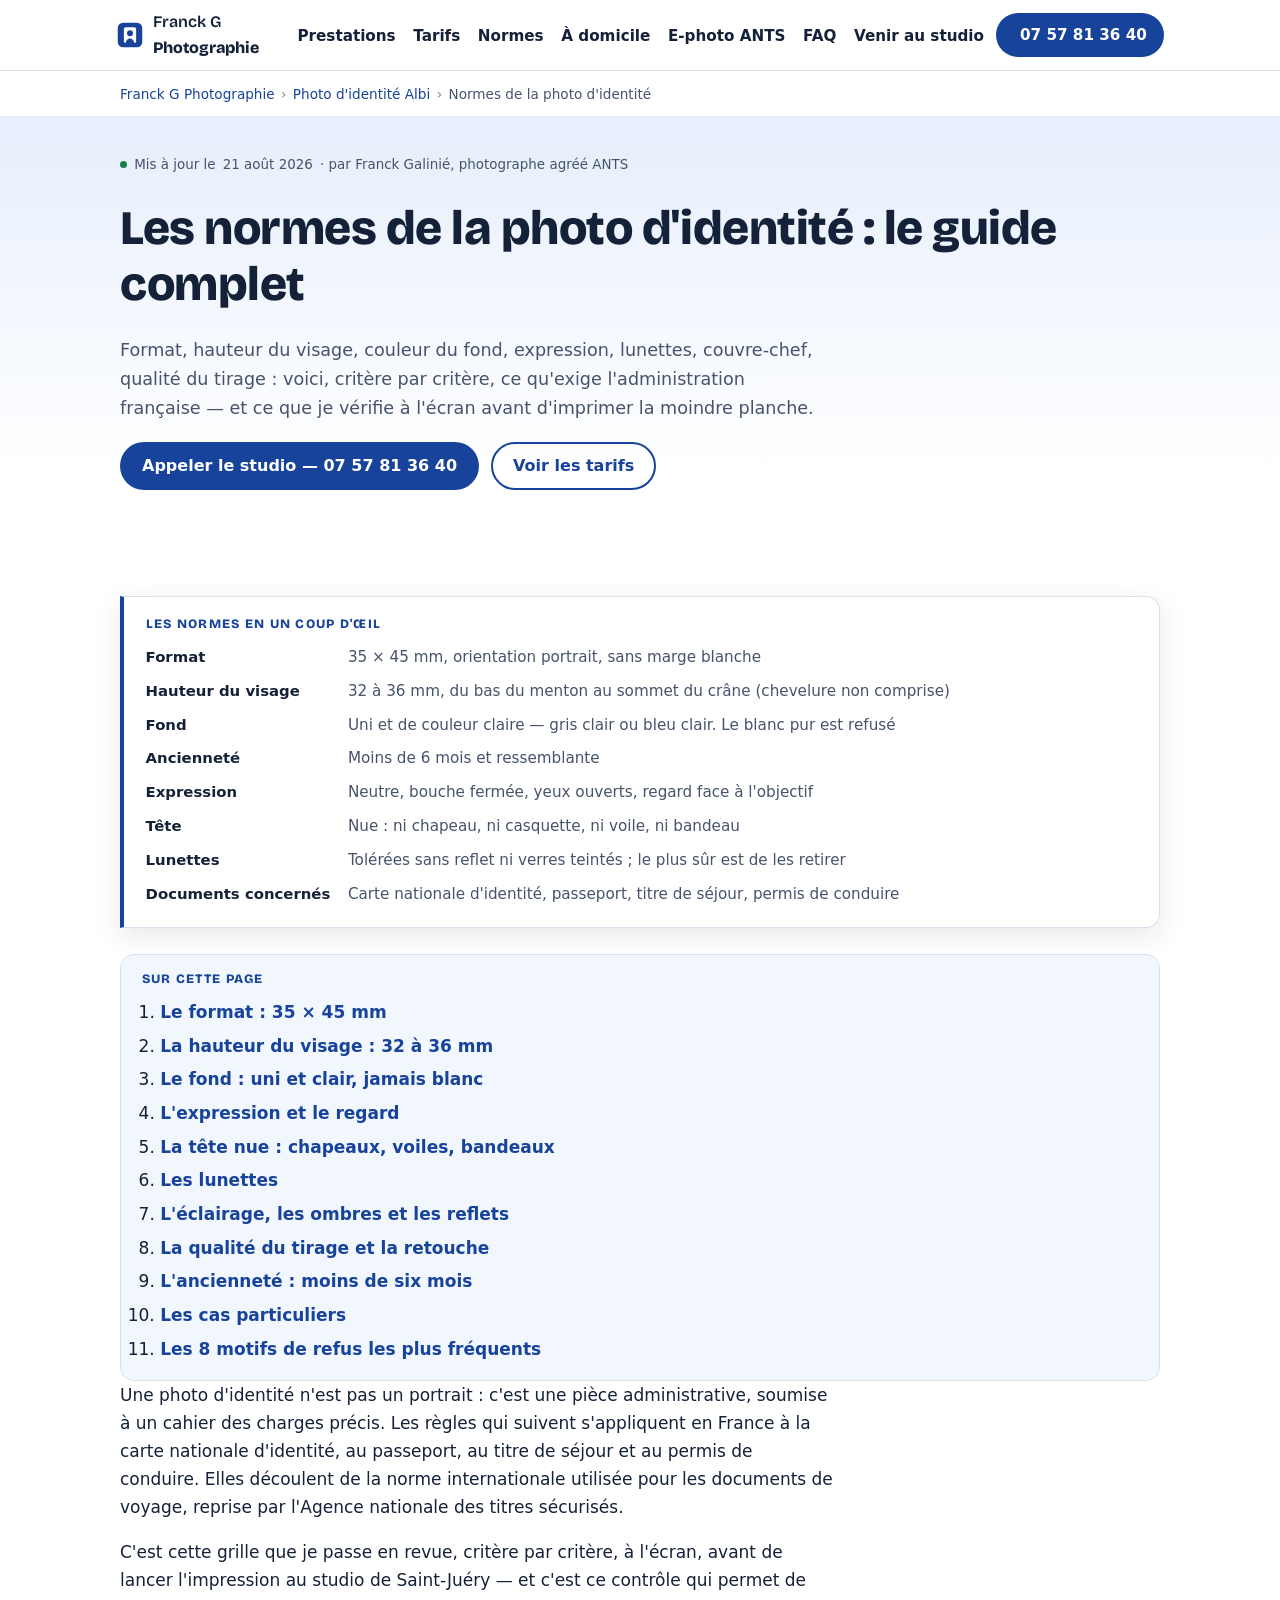
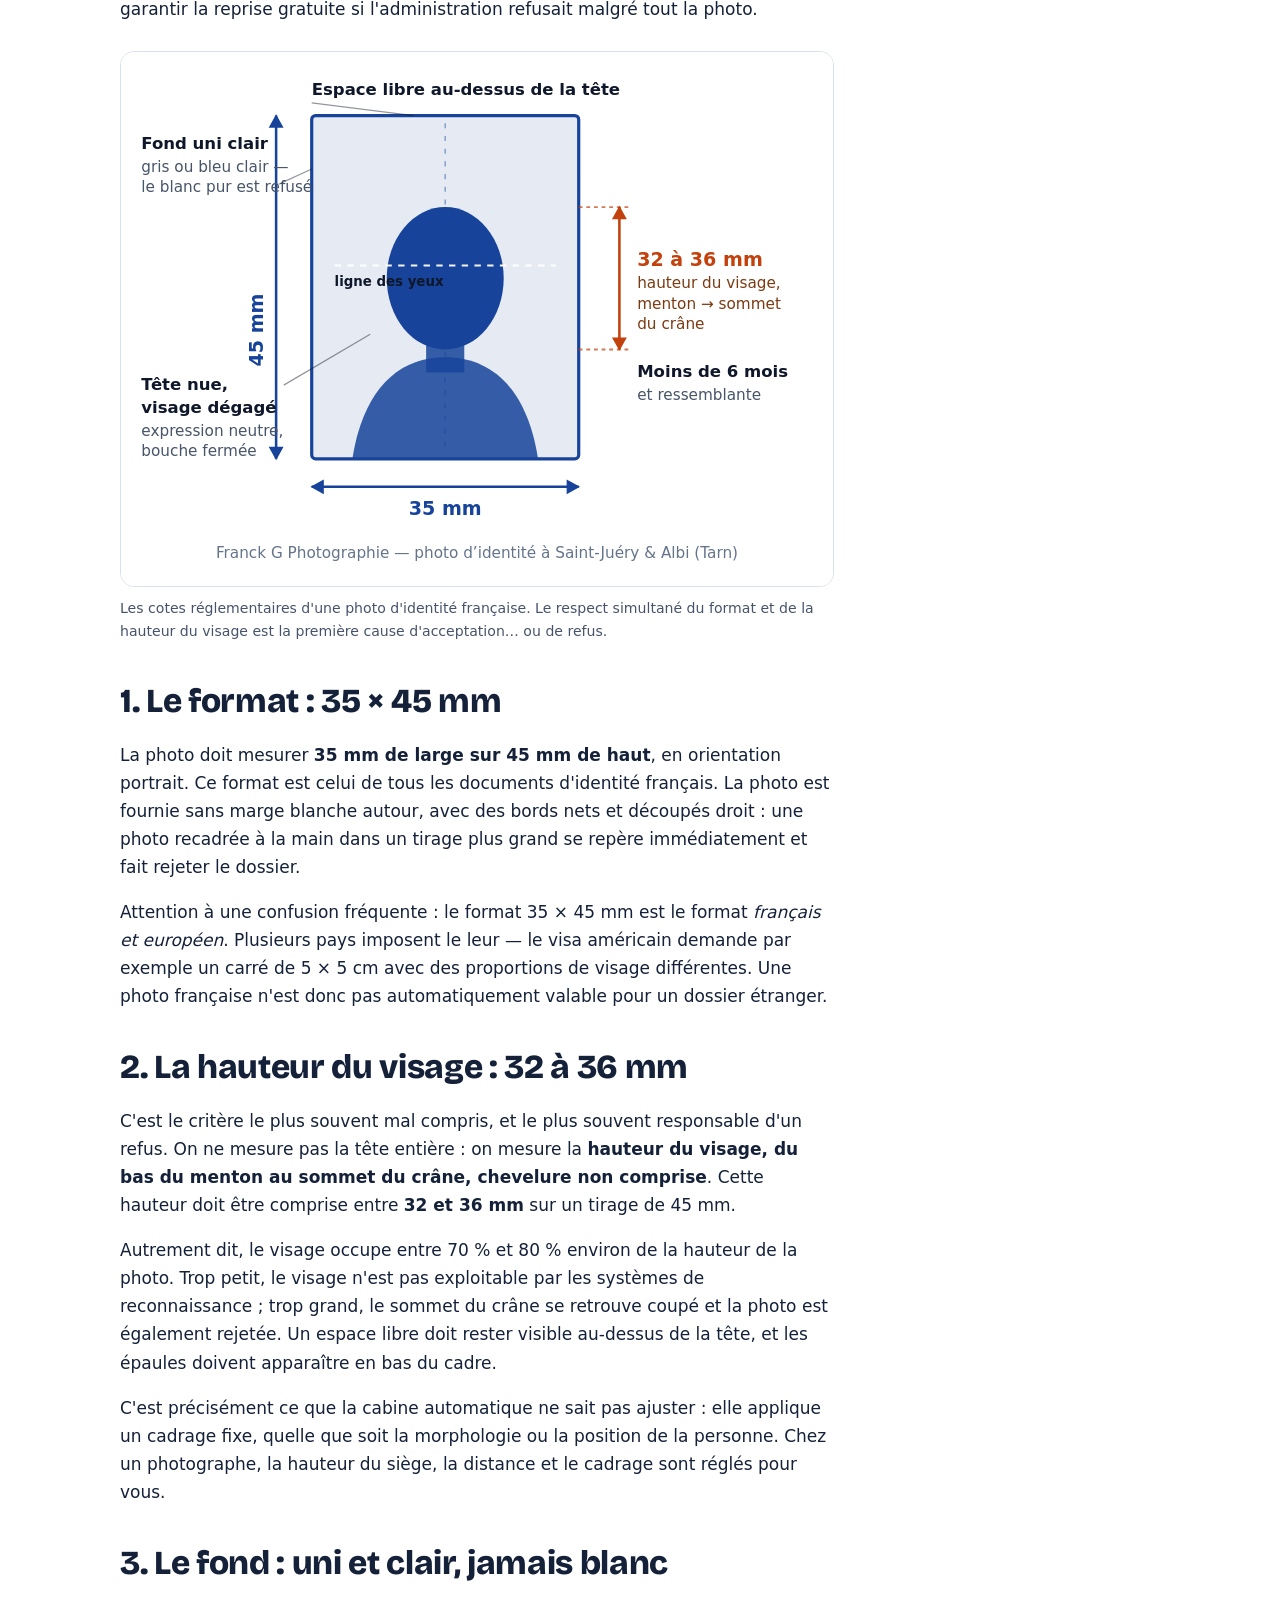
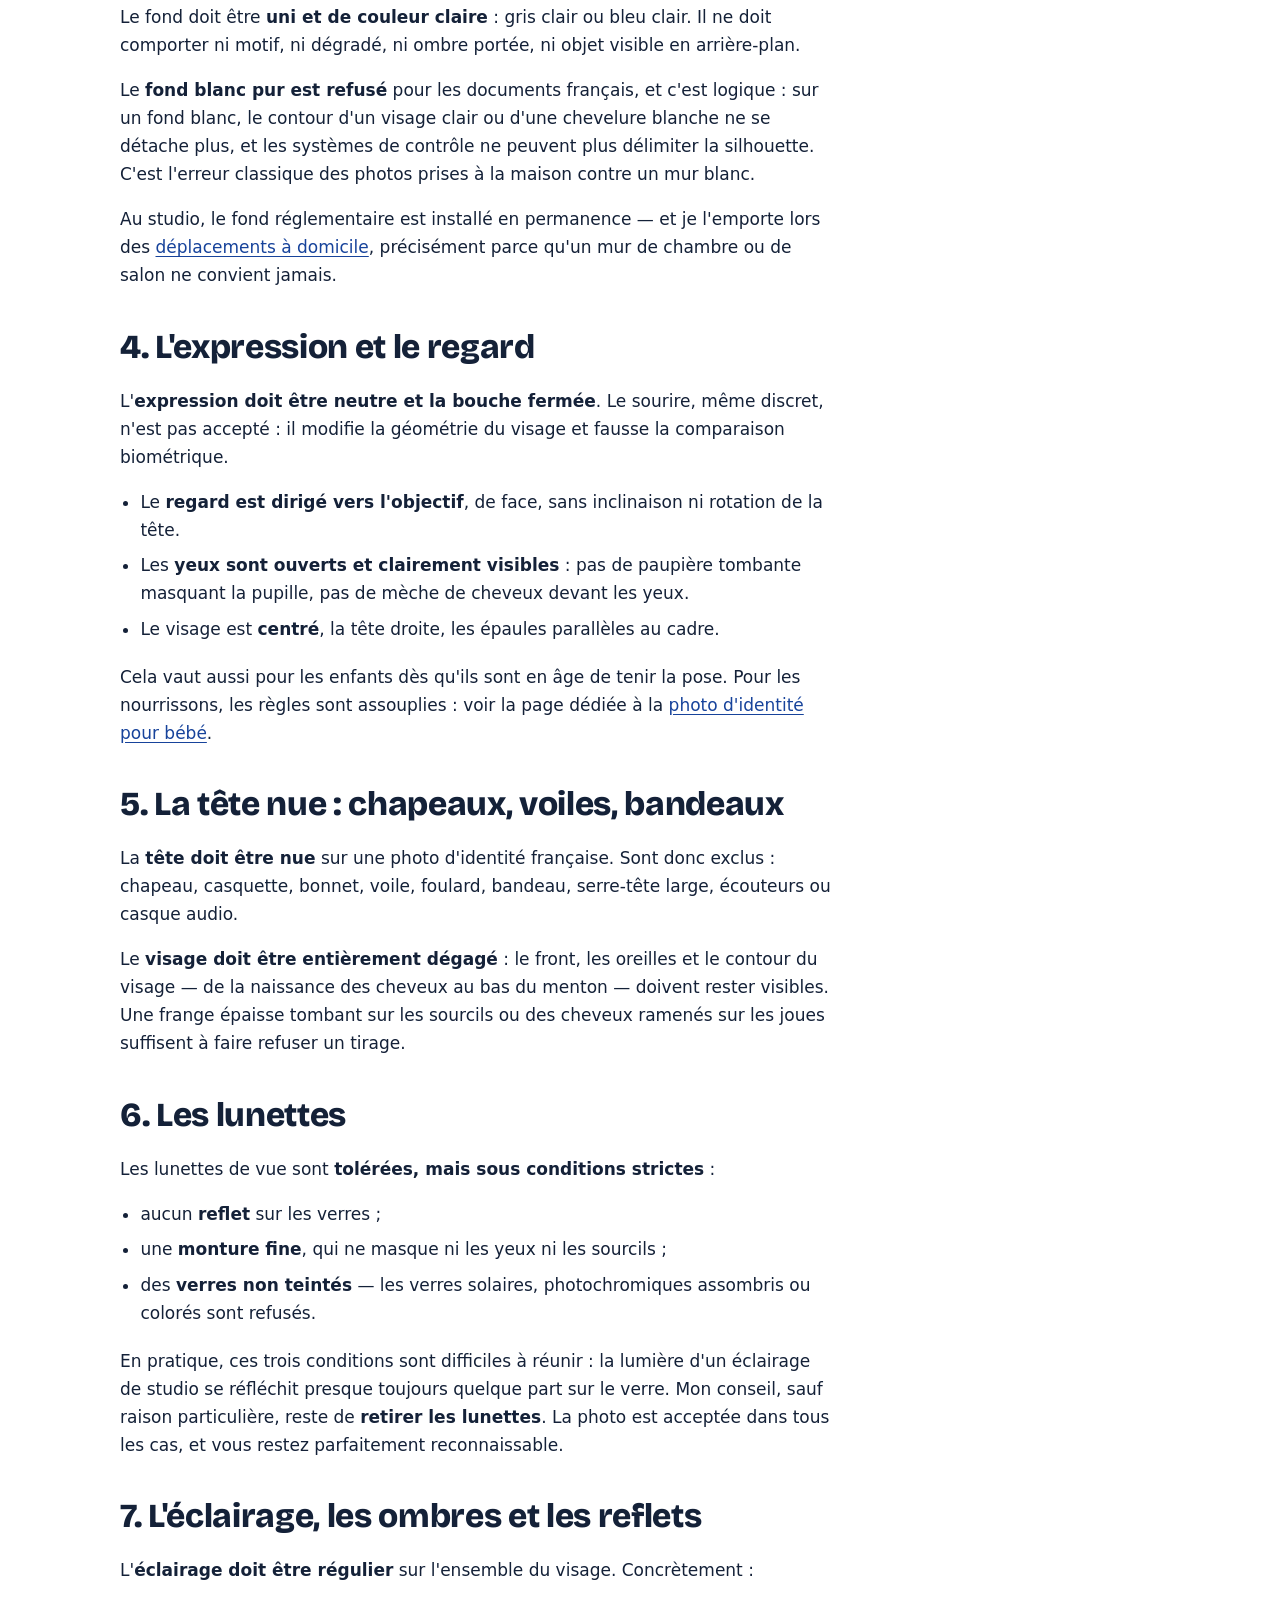
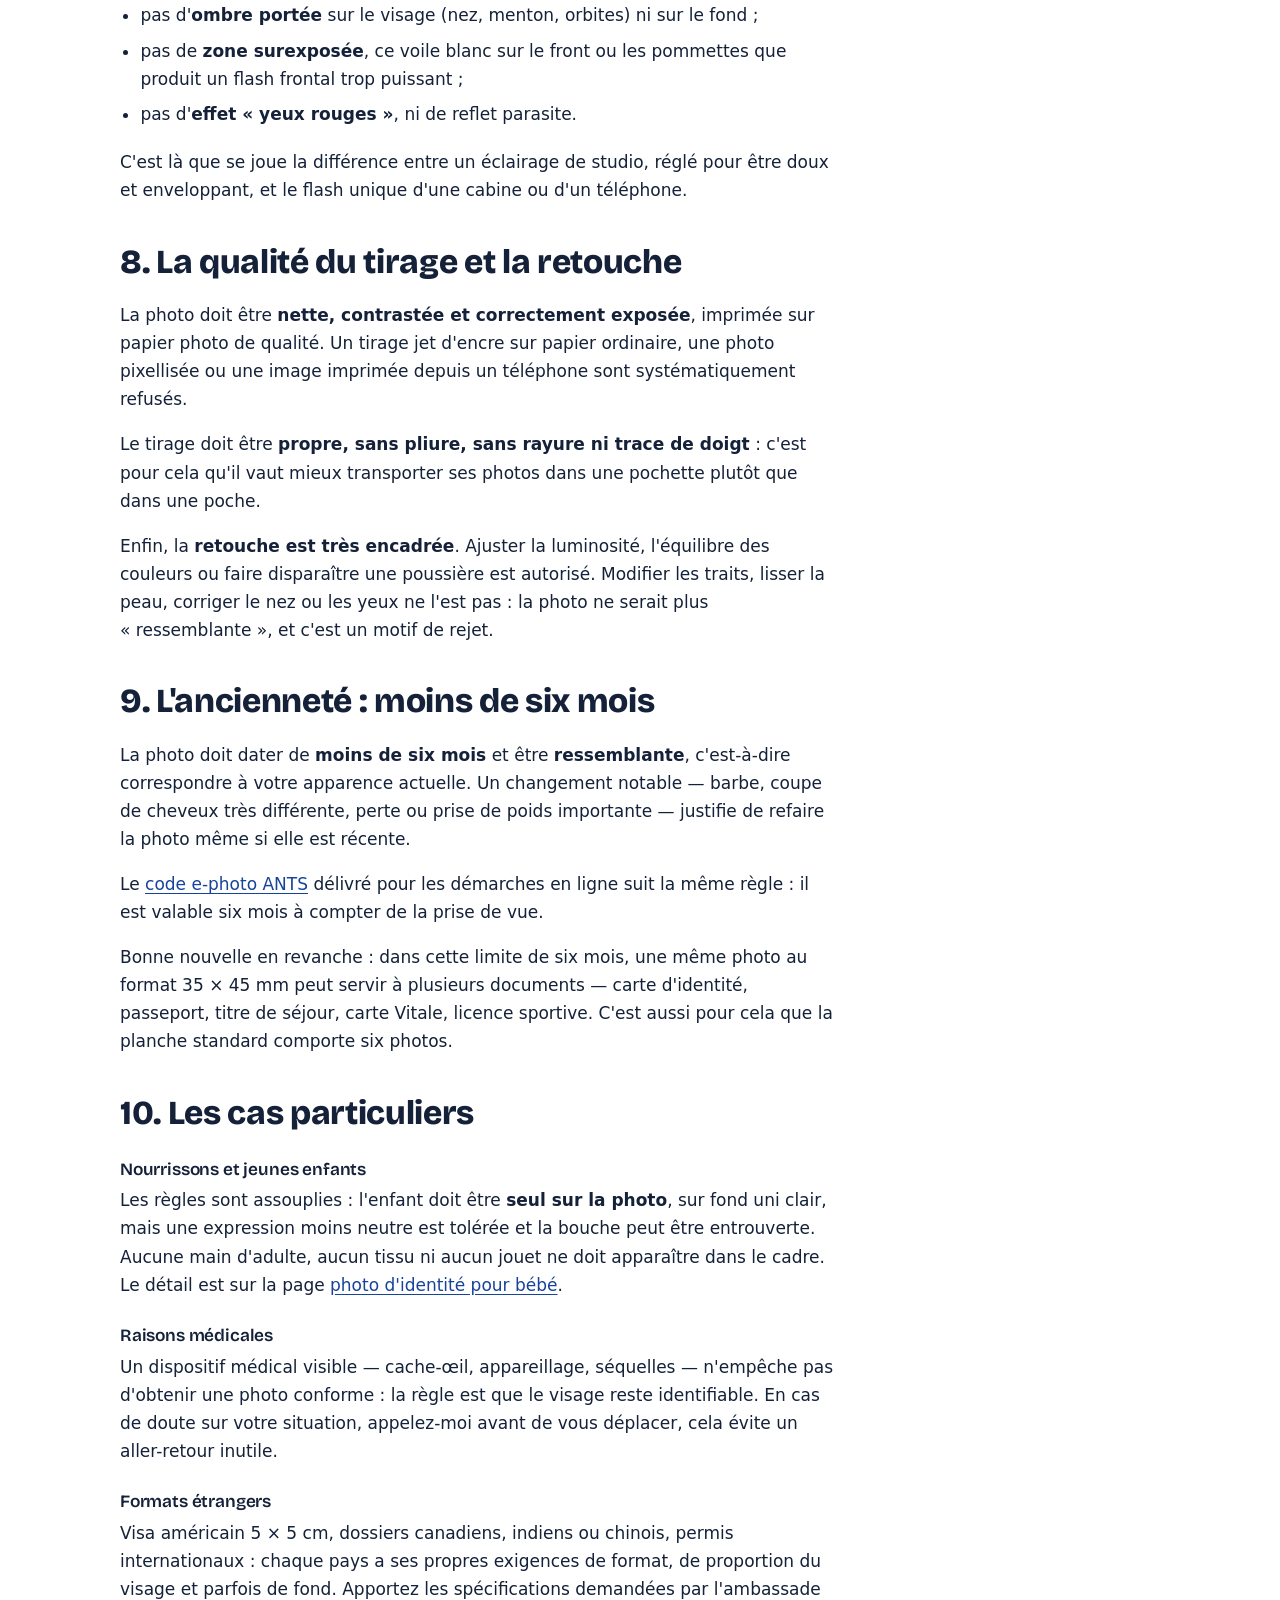
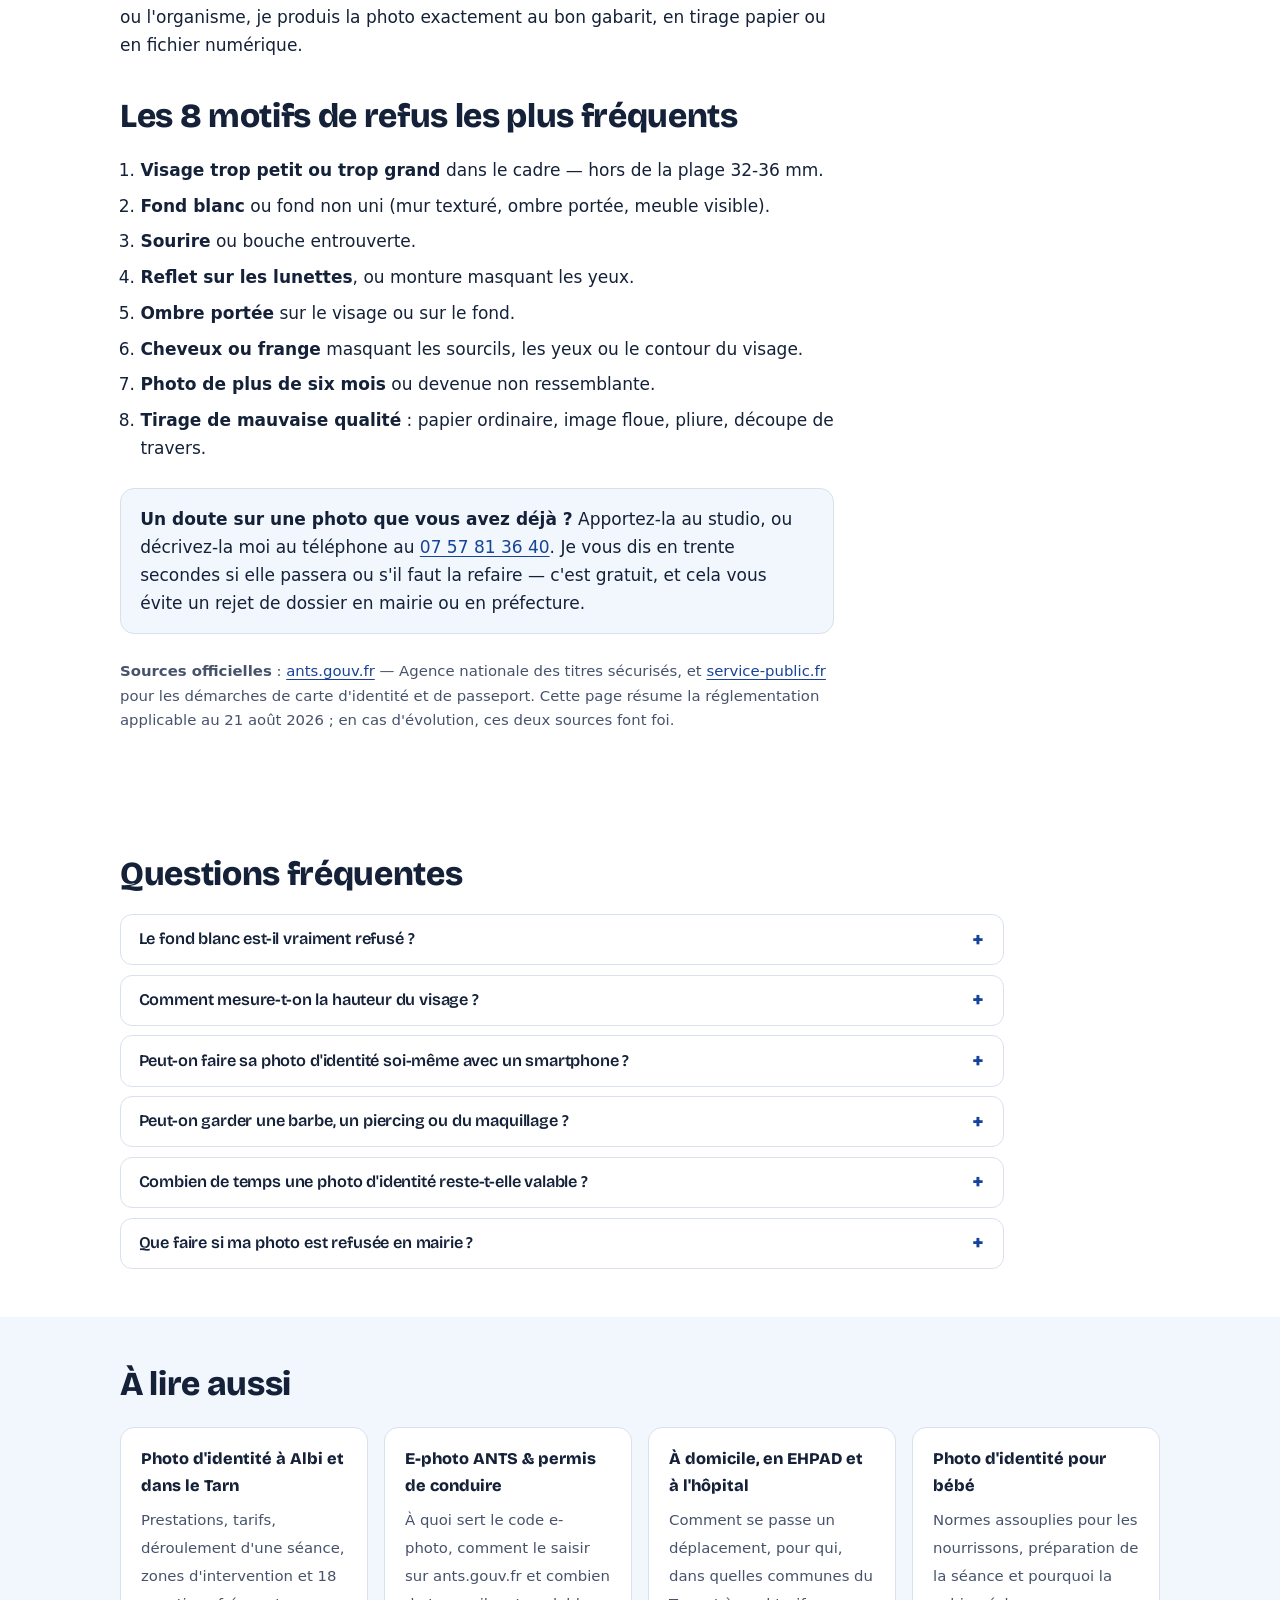
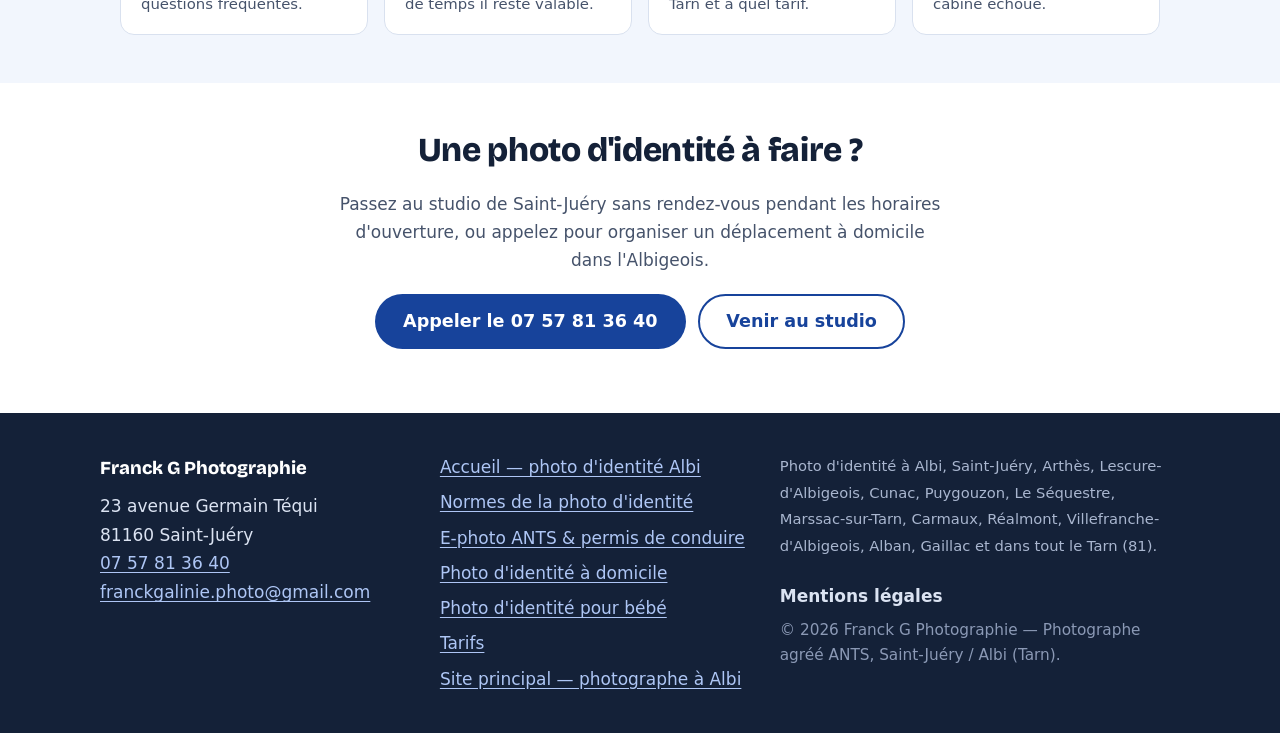
<file: normes-photo-identite/index.html>
<!DOCTYPE html>
<html lang="fr">
<head>
  <meta charset="UTF-8">
  <meta name="viewport" content="width=device-width, initial-scale=1">
  <meta name="format-detection" content="telephone=yes">

  <title>Normes photo d'identité : format, fond, cadrage — le guide</title>
  <meta name="description" content="Normes de la photo d'identité française : format 35 × 45 mm, visage de 32 à 36 mm, fond uni clair, lunettes, validité 6 mois et les 8 motifs de refus.">
  <meta name="robots" content="index, follow, max-snippet:-1, max-image-preview:large">
  <meta name="author" content="Franck Galinié – Franck G Photographie">
  <meta name="referrer" content="strict-origin-when-cross-origin">

  <link rel="canonical" href="https://franckgaliniephoto.github.io/photo-identite-albi/normes-photo-identite/">
  <link rel="alternate" hreflang="fr-FR" href="https://franckgaliniephoto.github.io/photo-identite-albi/normes-photo-identite/">
  <link rel="sitemap" type="application/xml" href="../sitemap.xml">

  <meta property="og:type" content="article">
  <meta property="og:locale" content="fr_FR">
  <meta property="og:site_name" content="Franck G Photographie">
  <meta property="og:title" content="Normes photo d'identité : format, fond, cadrage — le guide">
  <meta property="og:description" content="Normes de la photo d'identité française : format 35 × 45 mm, visage de 32 à 36 mm, fond uni clair, lunettes, validité 6 mois et les 8 motifs de refus.">
  <meta property="og:url" content="https://franckgaliniephoto.github.io/photo-identite-albi/normes-photo-identite/">
  <meta property="og:image" content="https://franckgaliniephoto.github.io/photo-identite-albi/images/og-normes.jpg">
  <meta property="og:image:type" content="image/jpeg">
  <meta property="og:image:width" content="1200">
  <meta property="og:image:height" content="630">
  <meta property="og:image:alt" content="Guide des normes de la photo d'identité : 35 × 45 mm, visage de 32 à 36 mm, fond uni clair">
  <meta property="article:published_time" content="2026-08-21">
  <meta property="article:modified_time" content="2026-08-21">
  <meta property="article:author" content="Franck Galinié">
  <meta name="twitter:card" content="summary_large_image">
  <meta name="twitter:title" content="Normes photo d'identité : format, fond, cadrage — le guide">
  <meta name="twitter:description" content="Normes de la photo d'identité française : format 35 × 45 mm, visage de 32 à 36 mm, fond uni clair, lunettes, validité 6 mois et les 8 motifs de refus.">
  <meta name="twitter:image" content="https://franckgaliniephoto.github.io/photo-identite-albi/images/og-normes.jpg">

  <meta name="geo.region" content="FR-81">
  <meta name="geo.placename" content="Saint-Juéry, Albi, Tarn">
  <meta name="geo.position" content="43.94851456213975;2.210739448460117">
  <meta name="ICBM" content="43.94851456213975, 2.210739448460117">

  <link rel="icon" href="../images/favicon.svg" type="image/svg+xml">
  <link rel="apple-touch-icon" href="../images/apple-touch-icon.png">
  <link rel="manifest" href="../manifest.json">
  <meta name="theme-color" content="#17439b" media="(prefers-color-scheme: light)">
  <meta name="theme-color" content="#0d1524" media="(prefers-color-scheme: dark)">

  <link rel="preload" href="../assets/fonts/bricolage-grotesque-latin.woff2" as="font" type="font/woff2" crossorigin>
  <link rel="stylesheet" href="../style.css">

  <script type="application/ld+json">
  {
    "@context": "https://schema.org",
    "@graph": [
      {
        "@type": "BreadcrumbList",
        "@id": "https://franckgaliniephoto.github.io/photo-identite-albi/normes-photo-identite/#breadcrumb",
        "itemListElement": [
          {
            "@type": "ListItem",
            "position": 1,
            "name": "Franck G Photographie",
            "item": "https://www.franckgphotographie.fr"
          },
          {
            "@type": "ListItem",
            "position": 2,
            "name": "Photo d'identité Albi",
            "item": "https://franckgaliniephoto.github.io/photo-identite-albi/"
          },
          {
            "@type": "ListItem",
            "position": 3,
            "name": "Normes de la photo d'identité"
          }
        ]
      },
      {
        "@type": [
          "WebPage",
          "FAQPage"
        ],
        "@id": "https://franckgaliniephoto.github.io/photo-identite-albi/normes-photo-identite/#webpage",
        "url": "https://franckgaliniephoto.github.io/photo-identite-albi/normes-photo-identite/",
        "name": "Normes photo d'identité : format, fond, cadrage — le guide",
        "description": "Normes de la photo d'identité française : format 35 × 45 mm, visage de 32 à 36 mm, fond uni clair, lunettes, validité 6 mois et les 8 motifs de refus.",
        "isPartOf": {
          "@id": "https://franckgaliniephoto.github.io/photo-identite-albi/#site"
        },
        "about": {
          "@id": "https://franckgaliniephoto.github.io/photo-identite-albi/#studio"
        },
        "author": {
          "@id": "https://franckgaliniephoto.github.io/photo-identite-albi/#franck"
        },
        "reviewedBy": {
          "@id": "https://franckgaliniephoto.github.io/photo-identite-albi/#franck"
        },
        "publisher": {
          "@id": "https://franckgaliniephoto.github.io/photo-identite-albi/#studio"
        },
        "breadcrumb": {
          "@id": "https://franckgaliniephoto.github.io/photo-identite-albi/normes-photo-identite/#breadcrumb"
        },
        "primaryImageOfPage": {
          "@type": "ImageObject",
          "url": "https://franckgaliniephoto.github.io/photo-identite-albi/images/og-normes.jpg",
          "width": 1200,
          "height": 630,
          "caption": "Guide des normes de la photo d'identité : 35 × 45 mm, visage de 32 à 36 mm, fond uni clair"
        },
        "mentions": [
          {
            "@id": "https://franckgaliniephoto.github.io/photo-identite-albi/#ants"
          }
        ],
        "keywords": "normes photo d'identité, format photo identité 35x45, hauteur visage photo identité, fond photo identité, photo identité lunettes, photo identité sourire, photo identité refusée, photo identité validité 6 mois",
        "inLanguage": "fr-FR",
        "datePublished": "2026-08-21",
        "dateModified": "2026-08-21",
        "speakable": {
          "@type": "SpeakableSpecification",
          "cssSelector": [
            ".page-hero p.lead",
            ".keyfacts"
          ]
        },
        "mainEntity": [
          {
            "@type": "Question",
            "name": "Le fond blanc est-il vraiment refusé ?",
            "acceptedAnswer": {
              "@type": "Answer",
              "text": "Oui, pour les documents d'identité français. Le fond doit être uni et de couleur claire — gris clair ou bleu clair — mais pas blanc pur : sur du blanc, le contour d'un visage clair ou d'une chevelure blanche ne se détache plus et le contrôle automatique échoue."
            }
          },
          {
            "@type": "Question",
            "name": "Comment mesure-t-on la hauteur du visage ?",
            "acceptedAnswer": {
              "@type": "Answer",
              "text": "On mesure du bas du menton au sommet du crâne, chevelure non comprise. Sur une photo de 45 mm de haut, cette hauteur doit être comprise entre 32 et 36 mm, soit environ 70 à 80 % de la photo. Un espace libre doit rester au-dessus de la tête et les épaules apparaître en bas du cadre."
            }
          },
          {
            "@type": "Question",
            "name": "Peut-on faire sa photo d'identité soi-même avec un smartphone ?",
            "acceptedAnswer": {
              "@type": "Answer",
              "text": "Rien ne l'interdit, mais le taux de rejet est très élevé : fond inadapté, ombre portée, distorsion de l'objectif à courte distance, cadrage hors tolérance et tirage sur papier ordinaire. Et pour une démarche en ligne, une photo prise soi-même ne remplace pas le code e-photo, qui ne peut être délivré que par un professionnel ou une cabine agréés ANTS."
            }
          },
          {
            "@type": "Question",
            "name": "Peut-on garder une barbe, un piercing ou du maquillage ?",
            "acceptedAnswer": {
              "@type": "Answer",
              "text": "Oui. La barbe, la moustache, les tatouages, les piercings et le maquillage habituel sont acceptés : ils font partie de votre apparence courante et la photo doit justement être ressemblante. La seule limite est qu'aucun élément ne doit masquer les traits du visage ni créer de reflet."
            }
          },
          {
            "@type": "Question",
            "name": "Combien de temps une photo d'identité reste-t-elle valable ?",
            "acceptedAnswer": {
              "@type": "Answer",
              "text": "Moins de six mois, et elle doit rester ressemblante. Un changement d'apparence notable justifie de la refaire même avant ce délai. Le code e-photo ANTS suit la même règle des six mois."
            }
          },
          {
            "@type": "Question",
            "name": "Que faire si ma photo est refusée en mairie ?",
            "acceptedAnswer": {
              "@type": "Answer",
              "text": "Si la photo a été réalisée au studio, elle est reprise gratuitement, sans discussion : c'est la contrepartie du contrôle effectué avant impression. Si elle vient d'ailleurs, apportez-la : le critère qui pose problème vous est indiqué et la prise de vue est refaite dans la foulée."
            }
          }
        ]
      },
      {
        "@type": [
          "Article",
          "TechArticle"
        ],
        "@id": "https://franckgaliniephoto.github.io/photo-identite-albi/normes-photo-identite/#article",
        "headline": "Les normes de la photo d'identité : format, fond, cadrage et motifs de refus",
        "description": "Guide complet des normes réglementaires de la photo d'identité française : format 35 × 45 mm, hauteur du visage de 32 à 36 mm, fond uni clair, expression neutre, tête nue, lunettes, éclairage, qualité du tirage et validité de six mois.",
        "articleSection": "Réglementation de la photo d'identité",
        "inLanguage": "fr-FR",
        "datePublished": "2026-08-21",
        "dateModified": "2026-08-21",
        "author": {
          "@id": "https://franckgaliniephoto.github.io/photo-identite-albi/#franck"
        },
        "publisher": {
          "@id": "https://franckgaliniephoto.github.io/photo-identite-albi/#studio"
        },
        "mainEntityOfPage": {
          "@id": "https://franckgaliniephoto.github.io/photo-identite-albi/normes-photo-identite/#webpage"
        },
        "image": {
          "@type": "ImageObject",
          "url": "https://franckgaliniephoto.github.io/photo-identite-albi/images/normes-photo-identite-schema.svg",
          "caption": "Schéma coté d'une photo d'identité française : 35 × 45 mm, visage de 32 à 36 mm"
        },
        "about": [
          {
            "@type": "Thing",
            "name": "Photo d'identité"
          },
          {
            "@type": "Thing",
            "name": "Carte nationale d'identité française"
          },
          {
            "@type": "Thing",
            "name": "Passeport biométrique"
          },
          {
            "@id": "https://franckgaliniephoto.github.io/photo-identite-albi/#ants"
          }
        ],
        "citation": [
          {
            "@type": "CreativeWork",
            "name": "Agence nationale des titres sécurisés (ANTS)",
            "url": "https://ants.gouv.fr/"
          },
          {
            "@type": "CreativeWork",
            "name": "Service-Public.fr",
            "url": "https://www.service-public.fr/"
          }
        ]
      }
    ]
  }
  </script>
</head>

<body>

<a class="skip-link" href="#contenu">Aller au contenu</a>

<header class="site-header" id="haut">
  <div class="header-inner">
    <a class="brand" href="../">
      <svg class="brand-mark" viewBox="0 0 32 32" width="28" height="28" aria-hidden="true" focusable="false"><rect x="2" y="2" width="28" height="28" rx="6" fill="currentColor"/><rect x="9" y="7" width="14" height="18" rx="2" fill="#fff"/><circle cx="16" cy="14" r="3.4" fill="currentColor"/><path d="M11 25c.6-3.2 2.6-5 5-5s4.4 1.8 5 5z" fill="currentColor"/></svg>
      <span>Franck G <strong>Photographie</strong></span>
    </a>
    <nav class="main-nav" aria-label="Navigation principale">
      <button class="nav-toggle" id="navToggle" aria-expanded="false" aria-controls="navList">
        <span class="sr-only">Menu</span>
        <svg viewBox="0 0 24 24" width="22" height="22" aria-hidden="true"><path d="M3 6h18M3 12h18M3 18h18" stroke="currentColor" stroke-width="2" stroke-linecap="round"/></svg>
      </button>
      <ul id="navList">
        <li><a href="../#prestations">Prestations</a></li>
        <li><a href="../#tarifs">Tarifs</a></li>
        <li><a href="../normes-photo-identite/">Normes</a></li>
        <li><a href="../photo-identite-domicile/">À domicile</a></li>
        <li><a href="../e-photo-ants/">E-photo ANTS</a></li>
        <li><a href="../#faq">FAQ</a></li>
        <li><a href="../#venir">Venir au studio</a></li>
      </ul>
    </nav>
    <a class="btn btn-phone" href="tel:+33757813640">
      <svg viewBox="0 0 24 24" width="18" height="18" aria-hidden="true"><path d="M6.6 10.8a15.5 15.5 0 0 0 6.6 6.6l2.2-2.2a1 1 0 0 1 1-.24 11.4 11.4 0 0 0 3.6.57 1 1 0 0 1 1 1V20a1 1 0 0 1-1 1A17 17 0 0 1 3 4a1 1 0 0 1 1-1h3.5a1 1 0 0 1 1 1 11.4 11.4 0 0 0 .57 3.6 1 1 0 0 1-.25 1z" fill="currentColor"/></svg>
      <span>07&nbsp;57&nbsp;81&nbsp;36&nbsp;40</span>
    </a>
  </div>
</header>

<nav class="breadcrumb" aria-label="Fil d'Ariane">
  <ol>
    <li><a href="https://www.franckgphotographie.fr" rel="noopener">Franck G Photographie</a></li>
    <li><a href="../">Photo d'identité Albi</a></li>
    <li><span aria-current="page">Normes de la photo d'identité</span></li>
  </ol>
</nav>

<main id="contenu">

  <div class="page-hero">
    <div class="section">
      <p class="updated">Mis à jour le <time datetime="2026-08-21">21 août 2026</time> · par Franck Galinié, photographe agréé ANTS</p>
      <h1>Les normes de la photo d'identité&nbsp;: le guide complet</h1>
      <p class="lead">Format, hauteur du visage, couleur du fond, expression, lunettes, couvre-chef, qualité du tirage&nbsp;: voici, critère par critère, ce qu'exige l'administration française — et ce que je vérifie à l'écran avant d'imprimer la moindre planche.</p>
      <div class="hero-cta">
        <a class="btn btn-primary" href="tel:+33757813640">Appeler le studio — 07&nbsp;57&nbsp;81&nbsp;36&nbsp;40</a>
        <a class="btn btn-secondary" href="../#tarifs">Voir les tarifs</a>
      </div>
    </div>
  </div>

  <section class="section">
    <div class="keyfacts">
      <h2>Les normes en un coup d'œil</h2>
      <dl>
        <dt>Format</dt>
        <dd>35 × 45 mm, orientation portrait, sans marge blanche</dd>
        <dt>Hauteur du visage</dt>
        <dd>32 à 36 mm, du bas du menton au sommet du crâne (chevelure non comprise)</dd>
        <dt>Fond</dt>
        <dd>Uni et de couleur claire — gris clair ou bleu clair. Le blanc pur est refusé</dd>
        <dt>Ancienneté</dt>
        <dd>Moins de 6 mois et ressemblante</dd>
        <dt>Expression</dt>
        <dd>Neutre, bouche fermée, yeux ouverts, regard face à l'objectif</dd>
        <dt>Tête</dt>
        <dd>Nue : ni chapeau, ni casquette, ni voile, ni bandeau</dd>
        <dt>Lunettes</dt>
        <dd>Tolérées sans reflet ni verres teintés ; le plus sûr est de les retirer</dd>
        <dt>Documents concernés</dt>
        <dd>Carte nationale d'identité, passeport, titre de séjour, permis de conduire</dd>
      </dl>
    </div>

    <nav class="toc" aria-labelledby="h-toc">
      <h2 id="h-toc">Sur cette page</h2>
      <ol>
        <li><a href="#format">Le format : 35 × 45 mm</a></li>
        <li><a href="#visage">La hauteur du visage : 32 à 36 mm</a></li>
        <li><a href="#fond">Le fond : uni et clair, jamais blanc</a></li>
        <li><a href="#expression">L'expression et le regard</a></li>
        <li><a href="#tete-nue">La tête nue : chapeaux, voiles, bandeaux</a></li>
        <li><a href="#lunettes">Les lunettes</a></li>
        <li><a href="#eclairage">L'éclairage, les ombres et les reflets</a></li>
        <li><a href="#tirage">La qualité du tirage et la retouche</a></li>
        <li><a href="#anciennete">L'ancienneté : moins de six mois</a></li>
        <li><a href="#cas-particuliers">Les cas particuliers</a></li>
        <li><a href="#refus">Les 8 motifs de refus les plus fréquents</a></li>
      </ol>
    </nav>

    <div class="prose">
      <p>Une photo d'identité n'est pas un portrait&nbsp;: c'est une pièce administrative, soumise à un cahier des charges précis. Les règles qui suivent s'appliquent en France à la carte nationale d'identité, au passeport, au titre de séjour et au permis de conduire. Elles découlent de la norme internationale utilisée pour les documents de voyage, reprise par l'Agence nationale des titres sécurisés.</p>
      <p>C'est cette grille que je passe en revue, critère par critère, à l'écran, avant de lancer l'impression au studio de Saint-Juéry — et c'est ce contrôle qui permet de garantir la reprise gratuite si l'administration refusait malgré tout la photo.</p>

      <figure>
        <img src="../images/normes-photo-identite-schema.svg" width="560" height="420" loading="lazy" decoding="async"
             alt="Schéma coté d'une photo d'identité française : cadre de 35 mm de large sur 45 mm de haut, hauteur du visage de 32 à 36 mm mesurée du menton au sommet du crâne, fond uni de couleur claire, tête nue et expression neutre.">
        <figcaption>Les cotes réglementaires d'une photo d'identité française. Le respect simultané du format et de la hauteur du visage est la première cause d'acceptation… ou de refus.</figcaption>
      </figure>

      <h2 id="format">1. Le format&nbsp;: 35 × 45 mm</h2>
      <p>La photo doit mesurer <strong>35&nbsp;mm de large sur 45&nbsp;mm de haut</strong>, en orientation portrait. Ce format est celui de tous les documents d'identité français. La photo est fournie sans marge blanche autour, avec des bords nets et découpés droit&nbsp;: une photo recadrée à la main dans un tirage plus grand se repère immédiatement et fait rejeter le dossier.</p>
      <p>Attention à une confusion fréquente&nbsp;: le format 35&nbsp;×&nbsp;45&nbsp;mm est le format <em>français et européen</em>. Plusieurs pays imposent le leur — le visa américain demande par exemple un carré de 5&nbsp;×&nbsp;5&nbsp;cm avec des proportions de visage différentes. Une photo française n'est donc pas automatiquement valable pour un dossier étranger.</p>

      <h2 id="visage">2. La hauteur du visage&nbsp;: 32 à 36 mm</h2>
      <p>C'est le critère le plus souvent mal compris, et le plus souvent responsable d'un refus. On ne mesure pas la tête entière&nbsp;: on mesure la <strong>hauteur du visage, du bas du menton au sommet du crâne, chevelure non comprise</strong>. Cette hauteur doit être comprise entre <strong>32 et 36&nbsp;mm</strong> sur un tirage de 45&nbsp;mm.</p>
      <p>Autrement dit, le visage occupe entre 70&nbsp;% et 80&nbsp;% environ de la hauteur de la photo. Trop petit, le visage n'est pas exploitable par les systèmes de reconnaissance&nbsp;; trop grand, le sommet du crâne se retrouve coupé et la photo est également rejetée. Un espace libre doit rester visible au-dessus de la tête, et les épaules doivent apparaître en bas du cadre.</p>
      <p>C'est précisément ce que la cabine automatique ne sait pas ajuster&nbsp;: elle applique un cadrage fixe, quelle que soit la morphologie ou la position de la personne. Chez un photographe, la hauteur du siège, la distance et le cadrage sont réglés pour vous.</p>

      <h2 id="fond">3. Le fond&nbsp;: uni et clair, jamais blanc</h2>
      <p>Le fond doit être <strong>uni et de couleur claire</strong>&nbsp;: gris clair ou bleu clair. Il ne doit comporter ni motif, ni dégradé, ni ombre portée, ni objet visible en arrière-plan.</p>
      <p>Le <strong>fond blanc pur est refusé</strong> pour les documents français, et c'est logique&nbsp;: sur un fond blanc, le contour d'un visage clair ou d'une chevelure blanche ne se détache plus, et les systèmes de contrôle ne peuvent plus délimiter la silhouette. C'est l'erreur classique des photos prises à la maison contre un mur blanc.</p>
      <p>Au studio, le fond réglementaire est installé en permanence — et je l'emporte lors des <a href="../photo-identite-domicile/">déplacements à domicile</a>, précisément parce qu'un mur de chambre ou de salon ne convient jamais.</p>

      <h2 id="expression">4. L'expression et le regard</h2>
      <p>L'<strong>expression doit être neutre et la bouche fermée</strong>. Le sourire, même discret, n'est pas accepté&nbsp;: il modifie la géométrie du visage et fausse la comparaison biométrique.</p>
      <ul>
        <li>Le <strong>regard est dirigé vers l'objectif</strong>, de face, sans inclinaison ni rotation de la tête.</li>
        <li>Les <strong>yeux sont ouverts et clairement visibles</strong>&nbsp;: pas de paupière tombante masquant la pupille, pas de mèche de cheveux devant les yeux.</li>
        <li>Le visage est <strong>centré</strong>, la tête droite, les épaules parallèles au cadre.</li>
      </ul>
      <p>Cela vaut aussi pour les enfants dès qu'ils sont en âge de tenir la pose. Pour les nourrissons, les règles sont assouplies&nbsp;: voir la page dédiée à la <a href="../photo-identite-bebe/">photo d'identité pour bébé</a>.</p>

      <h2 id="tete-nue">5. La tête nue&nbsp;: chapeaux, voiles, bandeaux</h2>
      <p>La <strong>tête doit être nue</strong> sur une photo d'identité française. Sont donc exclus&nbsp;: chapeau, casquette, bonnet, voile, foulard, bandeau, serre-tête large, écouteurs ou casque audio.</p>
      <p>Le <strong>visage doit être entièrement dégagé</strong>&nbsp;: le front, les oreilles et le contour du visage — de la naissance des cheveux au bas du menton — doivent rester visibles. Une frange épaisse tombant sur les sourcils ou des cheveux ramenés sur les joues suffisent à faire refuser un tirage.</p>

      <h2 id="lunettes">6. Les lunettes</h2>
      <p>Les lunettes de vue sont <strong>tolérées, mais sous conditions strictes</strong>&nbsp;:</p>
      <ul>
        <li>aucun <strong>reflet</strong> sur les verres&nbsp;;</li>
        <li>une <strong>monture fine</strong>, qui ne masque ni les yeux ni les sourcils&nbsp;;</li>
        <li>des <strong>verres non teintés</strong> — les verres solaires, photochromiques assombris ou colorés sont refusés.</li>
      </ul>
      <p>En pratique, ces trois conditions sont difficiles à réunir&nbsp;: la lumière d'un éclairage de studio se réfléchit presque toujours quelque part sur le verre. Mon conseil, sauf raison particulière, reste de <strong>retirer les lunettes</strong>. La photo est acceptée dans tous les cas, et vous restez parfaitement reconnaissable.</p>

      <h2 id="eclairage">7. L'éclairage, les ombres et les reflets</h2>
      <p>L'<strong>éclairage doit être régulier</strong> sur l'ensemble du visage. Concrètement&nbsp;:</p>
      <ul>
        <li>pas d'<strong>ombre portée</strong> sur le visage (nez, menton, orbites) ni sur le fond&nbsp;;</li>
        <li>pas de <strong>zone surexposée</strong>, ce voile blanc sur le front ou les pommettes que produit un flash frontal trop puissant&nbsp;;</li>
        <li>pas d'<strong>effet «&nbsp;yeux rouges&nbsp;»</strong>, ni de reflet parasite.</li>
      </ul>
      <p>C'est là que se joue la différence entre un éclairage de studio, réglé pour être doux et enveloppant, et le flash unique d'une cabine ou d'un téléphone.</p>

      <h2 id="tirage">8. La qualité du tirage et la retouche</h2>
      <p>La photo doit être <strong>nette, contrastée et correctement exposée</strong>, imprimée sur papier photo de qualité. Un tirage jet d'encre sur papier ordinaire, une photo pixellisée ou une image imprimée depuis un téléphone sont systématiquement refusés.</p>
      <p>Le tirage doit être <strong>propre, sans pliure, sans rayure ni trace de doigt</strong>&nbsp;: c'est pour cela qu'il vaut mieux transporter ses photos dans une pochette plutôt que dans une poche.</p>
      <p>Enfin, la <strong>retouche est très encadrée</strong>. Ajuster la luminosité, l'équilibre des couleurs ou faire disparaître une poussière est autorisé. Modifier les traits, lisser la peau, corriger le nez ou les yeux ne l'est pas&nbsp;: la photo ne serait plus «&nbsp;ressemblante&nbsp;», et c'est un motif de rejet.</p>

      <h2 id="anciennete">9. L'ancienneté&nbsp;: moins de six mois</h2>
      <p>La photo doit dater de <strong>moins de six mois</strong> et être <strong>ressemblante</strong>, c'est-à-dire correspondre à votre apparence actuelle. Un changement notable — barbe, coupe de cheveux très différente, perte ou prise de poids importante — justifie de refaire la photo même si elle est récente.</p>
      <p>Le <a href="../e-photo-ants/">code e-photo ANTS</a> délivré pour les démarches en ligne suit la même règle&nbsp;: il est valable six mois à compter de la prise de vue.</p>
      <p>Bonne nouvelle en revanche&nbsp;: dans cette limite de six mois, une même photo au format 35&nbsp;×&nbsp;45&nbsp;mm peut servir à plusieurs documents — carte d'identité, passeport, titre de séjour, carte Vitale, licence sportive. C'est aussi pour cela que la planche standard comporte six photos.</p>

      <h2 id="cas-particuliers">10. Les cas particuliers</h2>
      <h3>Nourrissons et jeunes enfants</h3>
      <p>Les règles sont assouplies&nbsp;: l'enfant doit être <strong>seul sur la photo</strong>, sur fond uni clair, mais une expression moins neutre est tolérée et la bouche peut être entrouverte. Aucune main d'adulte, aucun tissu ni aucun jouet ne doit apparaître dans le cadre. Le détail est sur la page <a href="../photo-identite-bebe/">photo d'identité pour bébé</a>.</p>
      <h3>Raisons médicales</h3>
      <p>Un dispositif médical visible — cache-œil, appareillage, séquelles — n'empêche pas d'obtenir une photo conforme&nbsp;: la règle est que le visage reste identifiable. En cas de doute sur votre situation, appelez-moi avant de vous déplacer, cela évite un aller-retour inutile.</p>
      <h3>Formats étrangers</h3>
      <p>Visa américain 5&nbsp;×&nbsp;5&nbsp;cm, dossiers canadiens, indiens ou chinois, permis internationaux&nbsp;: chaque pays a ses propres exigences de format, de proportion du visage et parfois de fond. Apportez les spécifications demandées par l'ambassade ou l'organisme, je produis la photo exactement au bon gabarit, en tirage papier ou en fichier numérique.</p>

      <h2 id="refus">Les 8 motifs de refus les plus fréquents</h2>
      <ol>
        <li><strong>Visage trop petit ou trop grand</strong> dans le cadre — hors de la plage 32-36 mm.</li>
        <li><strong>Fond blanc</strong> ou fond non uni (mur texturé, ombre portée, meuble visible).</li>
        <li><strong>Sourire</strong> ou bouche entrouverte.</li>
        <li><strong>Reflet sur les lunettes</strong>, ou monture masquant les yeux.</li>
        <li><strong>Ombre portée</strong> sur le visage ou sur le fond.</li>
        <li><strong>Cheveux ou frange</strong> masquant les sourcils, les yeux ou le contour du visage.</li>
        <li><strong>Photo de plus de six mois</strong> ou devenue non ressemblante.</li>
        <li><strong>Tirage de mauvaise qualité</strong>&nbsp;: papier ordinaire, image floue, pliure, découpe de travers.</li>
      </ol>

      <div class="callout">
        <p><strong>Un doute sur une photo que vous avez déjà&nbsp;?</strong> Apportez-la au studio, ou décrivez-la moi au téléphone au <a href="tel:+33757813640">07&nbsp;57&nbsp;81&nbsp;36&nbsp;40</a>. Je vous dis en trente secondes si elle passera ou s'il faut la refaire — c'est gratuit, et cela vous évite un rejet de dossier en mairie ou en préfecture.</p>
      </div>

      <ul class="sources">
        <li><strong>Sources officielles</strong>&nbsp;: <a href="https://ants.gouv.fr/" rel="noopener nofollow" target="_blank">ants.gouv.fr</a> — Agence nationale des titres sécurisés, et <a href="https://www.service-public.fr/" rel="noopener nofollow" target="_blank">service-public.fr</a> pour les démarches de carte d'identité et de passeport. Cette page résume la réglementation applicable au 21 août 2026&nbsp;; en cas d'évolution, ces deux sources font foi.</li>
      </ul>
    </div>
  </section>

  <section class="section" id="faq" aria-labelledby="h-faq">
    <h2 id="h-faq">Questions fréquentes</h2>
    <div class="faq-list">
      <details>
        <summary><h3>Le fond blanc est-il vraiment refusé&nbsp;?</h3></summary>
        <p>Oui, pour les documents d'identité français. Le fond doit être uni et de couleur claire — gris clair ou bleu clair — mais pas blanc pur&nbsp;: sur du blanc, le contour d'un visage clair ou d'une chevelure blanche ne se détache plus et le contrôle automatique échoue. C'est le motif de refus n°&nbsp;2 pour les photos prises à la maison.</p>
      </details>
      <details>
        <summary><h3>Comment mesure-t-on la hauteur du visage&nbsp;?</h3></summary>
        <p>On mesure du <strong>bas du menton au sommet du crâne</strong>, chevelure non comprise. Sur une photo de 45&nbsp;mm de haut, cette hauteur doit être comprise entre 32 et 36&nbsp;mm, soit environ 70 à 80&nbsp;% de la photo. Un espace libre doit rester au-dessus de la tête et les épaules apparaître en bas du cadre.</p>
      </details>
      <details>
        <summary><h3>Peut-on faire sa photo d'identité soi-même avec un smartphone&nbsp;?</h3></summary>
        <p>Rien ne l'interdit, mais le taux de rejet est très élevé&nbsp;: fond inadapté, ombre portée, distorsion de l'objectif à courte distance, cadrage hors tolérance et tirage sur papier ordinaire. Et pour une démarche en ligne, une photo prise soi-même ne remplace pas le <a href="../e-photo-ants/">code e-photo</a>, qui ne peut être délivré que par un professionnel ou une cabine agréés ANTS.</p>
      </details>
      <details>
        <summary><h3>Peut-on garder une barbe, un piercing ou du maquillage&nbsp;?</h3></summary>
        <p>Oui. La barbe, la moustache, les tatouages, les piercings et le maquillage habituel sont acceptés&nbsp;: ils font partie de votre apparence courante et la photo doit justement être ressemblante. La seule limite est qu'aucun élément ne doit masquer les traits du visage ni créer de reflet.</p>
      </details>
      <details>
        <summary><h3>Combien de temps une photo d'identité reste-t-elle valable&nbsp;?</h3></summary>
        <p>Moins de six mois, et elle doit rester ressemblante. Un changement d'apparence notable justifie de la refaire même avant ce délai. Le code e-photo ANTS suit la même règle des six mois.</p>
      </details>
      <details>
        <summary><h3>Que faire si ma photo est refusée en mairie&nbsp;?</h3></summary>
        <p>Si la photo a été réalisée au studio, je la reprends gratuitement, sans discussion&nbsp;: c'est la contrepartie du contrôle effectué avant impression. Si elle vient d'ailleurs, apportez-la&nbsp;: je vous indique le critère qui pose problème et nous refaisons la prise de vue dans la foulée.</p>
      </details>
    </div>
  </section>

  <section class="section section-alt" id="a-lire" aria-labelledby="h-a-lire">
    <h2 id="h-a-lire">À lire aussi</h2>
    <nav class="related" aria-label="Autres pages du site">
      <a href="../">
        <strong>Photo d'identité à Albi et dans le Tarn</strong>
        <span>Prestations, tarifs, déroulement d'une séance, zones d'intervention et 18 questions fréquentes.</span>
      </a>
      <a href="../e-photo-ants/">
        <strong>E-photo ANTS &amp; permis de conduire</strong>
        <span>À quoi sert le code e-photo, comment le saisir sur ants.gouv.fr et combien de temps il reste valable.</span>
      </a>
      <a href="../photo-identite-domicile/">
        <strong>À domicile, en EHPAD et à l'hôpital</strong>
        <span>Comment se passe un déplacement, pour qui, dans quelles communes du Tarn et à quel tarif.</span>
      </a>
      <a href="../photo-identite-bebe/">
        <strong>Photo d'identité pour bébé</strong>
        <span>Normes assouplies pour les nourrissons, préparation de la séance et pourquoi la cabine échoue.</span>
      </a>
    </nav>
  </section>

  <section class="section cta-final" aria-labelledby="h-cta">
    <h2 id="h-cta">Une photo d'identité à faire&nbsp;?</h2>
    <p>Passez au studio de Saint-Juéry sans rendez-vous pendant les horaires d'ouverture, ou appelez pour organiser un déplacement à domicile dans l'Albigeois.</p>
    <div class="hero-cta">
      <a class="btn btn-primary btn-lg" href="tel:+33757813640">Appeler le 07&nbsp;57&nbsp;81&nbsp;36&nbsp;40</a>
      <a class="btn btn-secondary btn-lg" href="../#venir">Venir au studio</a>
    </div>
  </section>

</main>

<footer class="site-footer">
  <div class="footer-grid">
    <div>
      <p class="footer-brand">Franck G Photographie</p>
      <address>
        23 avenue Germain Téqui<br>
        81160 Saint-Juéry<br>
        <a href="tel:+33757813640">07 57 81 36 40</a><br>
        <a href="mailto:franckgalinie.photo@gmail.com">franckgalinie.photo@gmail.com</a>
      </address>
    </div>
    <nav aria-label="Plan du site">
      <ul>
        <li><a href="../">Accueil — photo d'identité Albi</a></li>
        <li><a href="../normes-photo-identite/">Normes de la photo d'identité</a></li>
        <li><a href="../e-photo-ants/">E-photo ANTS &amp; permis de conduire</a></li>
        <li><a href="../photo-identite-domicile/">Photo d'identité à domicile</a></li>
        <li><a href="../photo-identite-bebe/">Photo d'identité pour bébé</a></li>
        <li><a href="../#tarifs">Tarifs</a></li>
        <li><a href="https://www.franckgphotographie.fr" rel="noopener">Site principal — photographe à Albi</a></li>
      </ul>
    </nav>
    <div>
      <p class="villes-inline">Photo d'identité à Albi, Saint-Juéry, Arthès, Lescure-d'Albigeois, Cunac, Puygouzon, Le Séquestre, Marssac-sur-Tarn, Carmaux, Réalmont, Villefranche-d'Albigeois, Alban, Gaillac et dans tout le Tarn&nbsp;(81).</p>
      <details class="legal">
        <summary>Mentions légales</summary>
        <p>Éditeur&nbsp;: Franck Galinié — Franck G Photographie, entreprise individuelle, 23 avenue Germain Téqui, 81160 Saint-Juéry. Tél.&nbsp;: 07&nbsp;57&nbsp;81&nbsp;36&nbsp;40 — franckgalinie.photo@gmail.com. <span class="muted">⚠️ À COMPLÉTER&nbsp;: n° SIRET, statut juridique exact, n° de TVA le cas échéant, directeur de la publication.</span> Hébergement&nbsp;: GitHub Pages (GitHub, Inc., 88 Colin P. Kelly Jr St, San Francisco, CA 94107, USA). Ce site ne dépose aucun cookie publicitaire et ne collecte aucune donnée personnelle.</p>
      </details>
      <p class="muted">© <span id="year">2026</span> Franck G Photographie — Photographe agréé ANTS, Saint-Juéry / Albi (Tarn).</p>
    </div>
  </div>
</footer>

<a class="call-float" href="tel:+33757813640" aria-label="Appeler Franck G Photographie au 07 57 81 36 40">
  <svg viewBox="0 0 24 24" width="22" height="22" aria-hidden="true"><path d="M6.6 10.8a15.5 15.5 0 0 0 6.6 6.6l2.2-2.2a1 1 0 0 1 1-.24 11.4 11.4 0 0 0 3.6.57 1 1 0 0 1 1 1V20a1 1 0 0 1-1 1A17 17 0 0 1 3 4a1 1 0 0 1 1-1h3.5a1 1 0 0 1 1 1 11.4 11.4 0 0 0 .57 3.6 1 1 0 0 1-.25 1z" fill="currentColor"/></svg>
  <span>Appeler</span>
</a>

<script src="../script.js" defer></script>

</body>
</html>
</file>
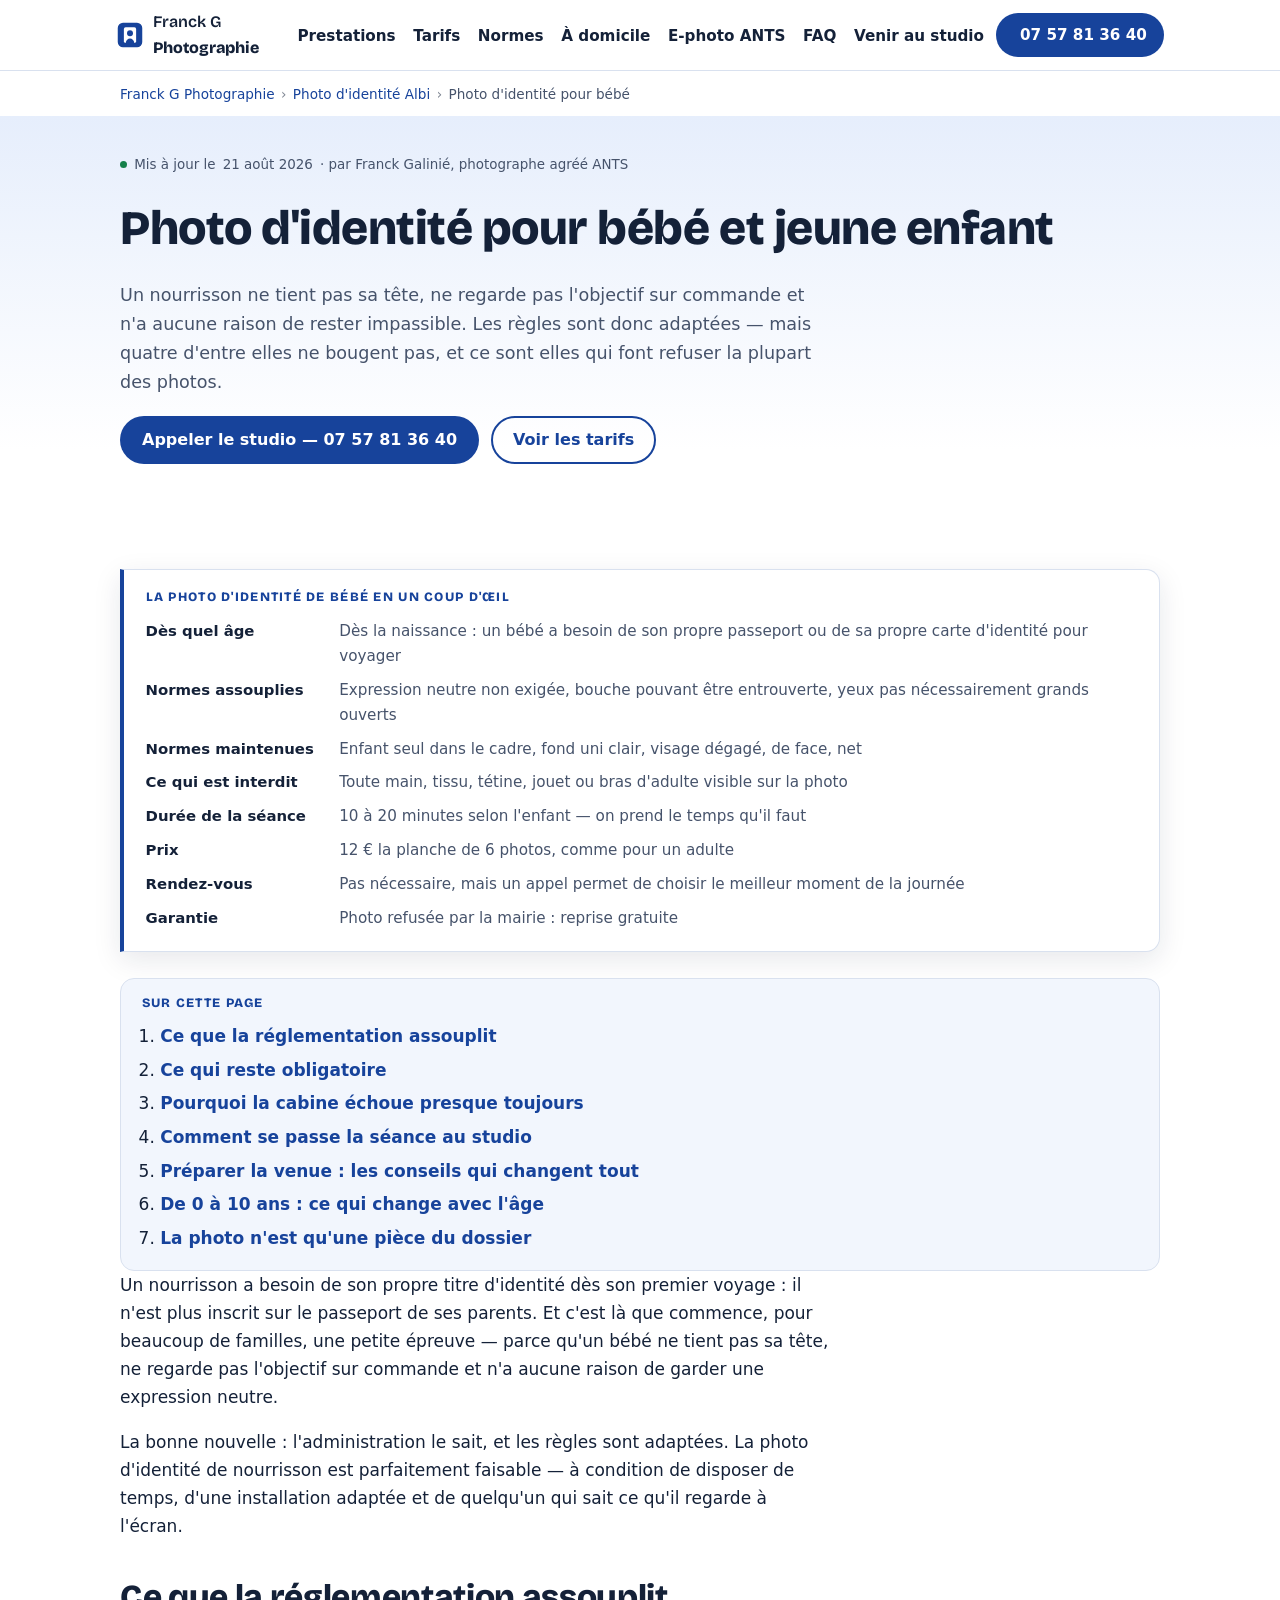
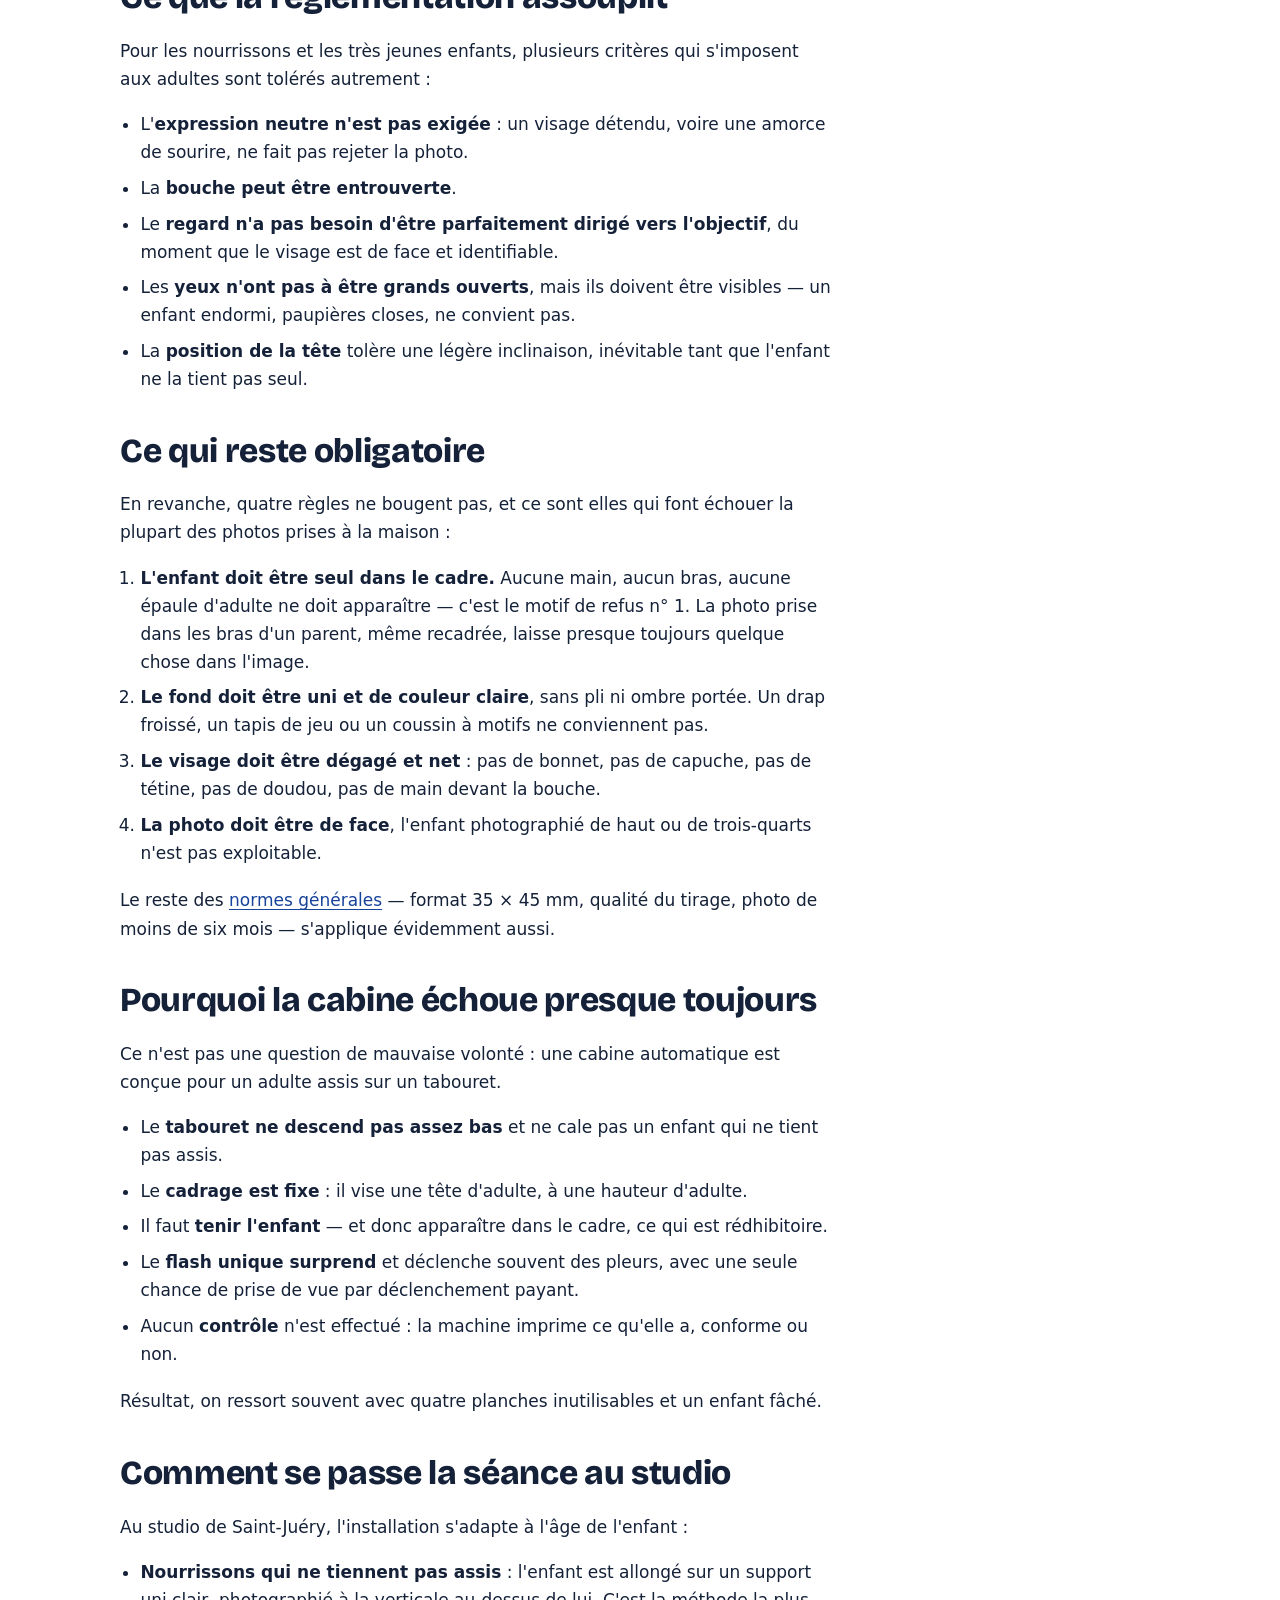
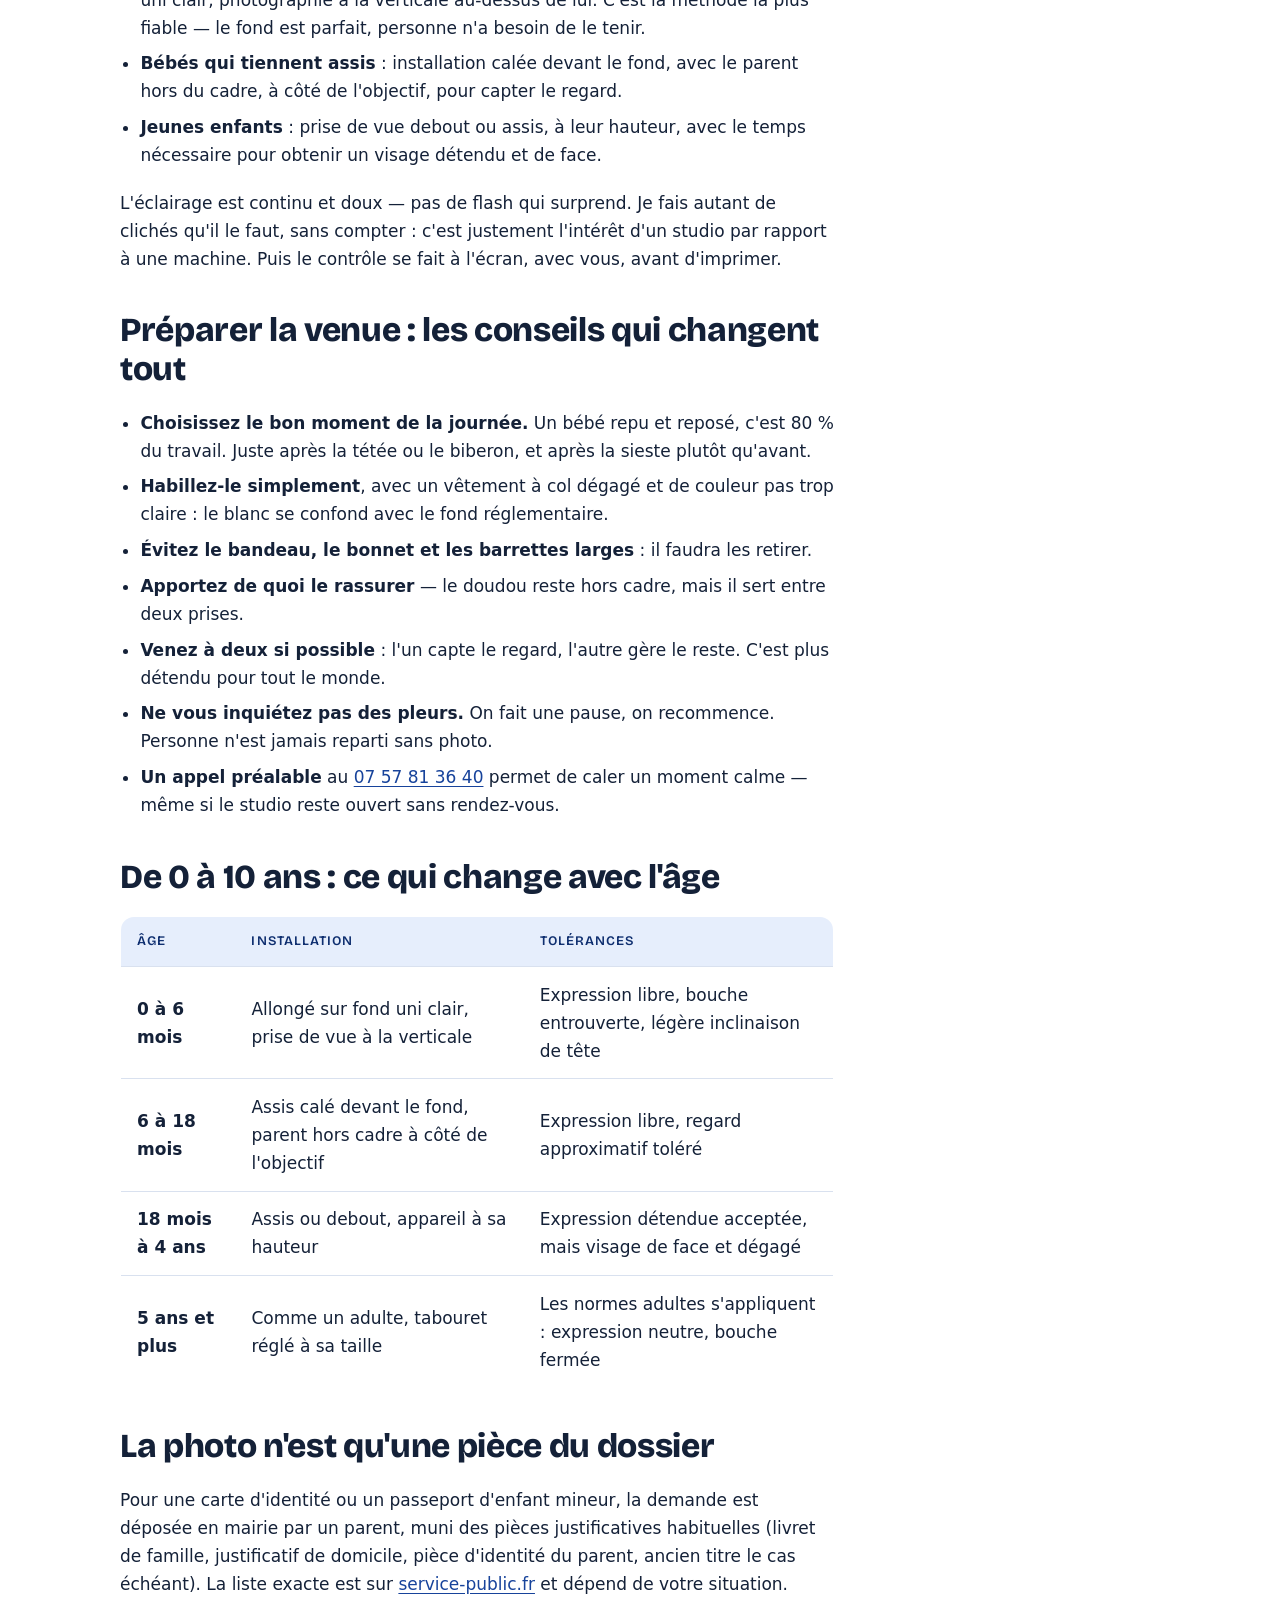
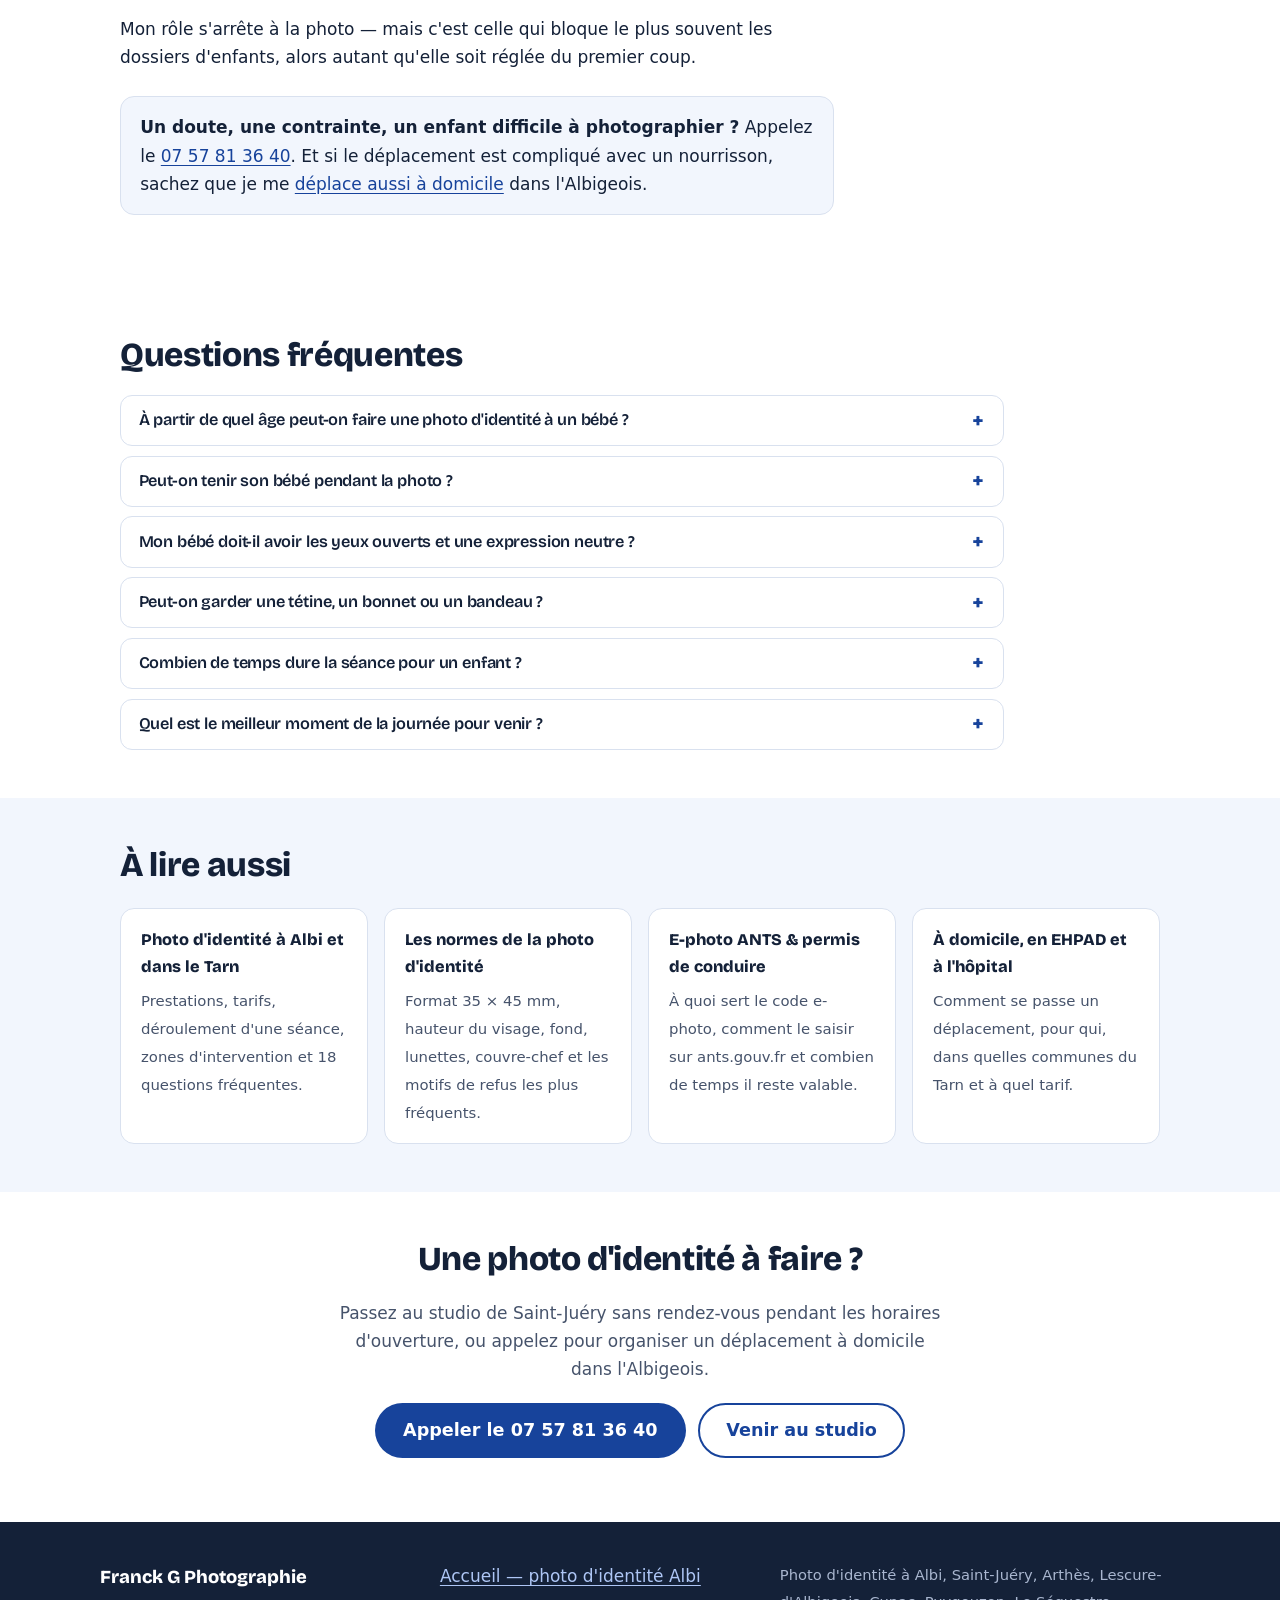
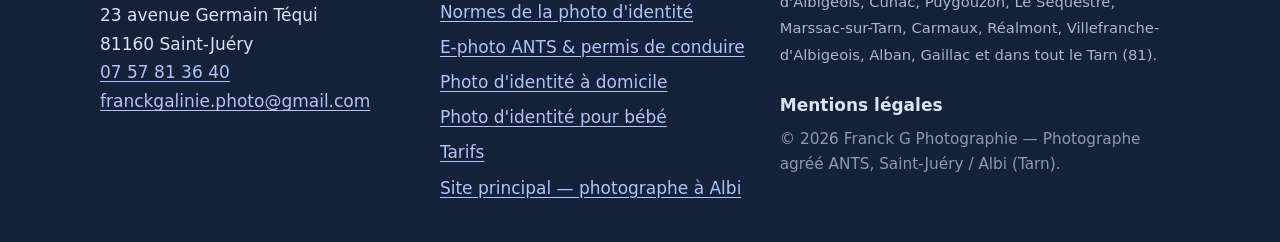
<file: photo-identite-bebe/index.html>
<!DOCTYPE html>
<html lang="fr">
<head>
  <meta charset="UTF-8">
  <meta name="viewport" content="width=device-width, initial-scale=1">
  <meta name="format-detection" content="telephone=yes">

  <title>Photo d'identité bébé et enfant à Albi — normes et conseils</title>
  <meta name="description" content="Photo d'identité de nourrisson réussie du premier coup : normes assouplies, séance adaptée sans flash. Studio à 8 min d'Albi, sans rendez-vous, 12 €.">
  <meta name="robots" content="index, follow, max-snippet:-1, max-image-preview:large">
  <meta name="author" content="Franck Galinié – Franck G Photographie">
  <meta name="referrer" content="strict-origin-when-cross-origin">

  <link rel="canonical" href="https://franckgaliniephoto.github.io/photo-identite-albi/photo-identite-bebe/">
  <link rel="alternate" hreflang="fr-FR" href="https://franckgaliniephoto.github.io/photo-identite-albi/photo-identite-bebe/">
  <link rel="sitemap" type="application/xml" href="../sitemap.xml">

  <meta property="og:type" content="article">
  <meta property="og:locale" content="fr_FR">
  <meta property="og:site_name" content="Franck G Photographie">
  <meta property="og:title" content="Photo d'identité bébé et enfant à Albi — normes et conseils">
  <meta property="og:description" content="Photo d'identité de nourrisson réussie du premier coup : normes assouplies, séance adaptée sans flash. Studio à 8 min d'Albi, sans rendez-vous, 12 €.">
  <meta property="og:url" content="https://franckgaliniephoto.github.io/photo-identite-albi/photo-identite-bebe/">
  <meta property="og:image" content="https://franckgaliniephoto.github.io/photo-identite-albi/images/og-bebe.jpg">
  <meta property="og:image:type" content="image/jpeg">
  <meta property="og:image:width" content="1200">
  <meta property="og:image:height" content="630">
  <meta property="og:image:alt" content="Photo d'identité pour bébé : normes assouplies, séance adaptée — Franck G Photographie, Albi">
  <meta property="article:published_time" content="2026-08-21">
  <meta property="article:modified_time" content="2026-08-21">
  <meta property="article:author" content="Franck Galinié">
  <meta name="twitter:card" content="summary_large_image">
  <meta name="twitter:title" content="Photo d'identité bébé et enfant à Albi — normes et conseils">
  <meta name="twitter:description" content="Photo d'identité de nourrisson réussie du premier coup : normes assouplies, séance adaptée sans flash. Studio à 8 min d'Albi, sans rendez-vous, 12 €.">
  <meta name="twitter:image" content="https://franckgaliniephoto.github.io/photo-identite-albi/images/og-bebe.jpg">

  <meta name="geo.region" content="FR-81">
  <meta name="geo.placename" content="Saint-Juéry, Albi, Tarn">
  <meta name="geo.position" content="43.94851456213975;2.210739448460117">
  <meta name="ICBM" content="43.94851456213975, 2.210739448460117">

  <link rel="icon" href="../images/favicon.svg" type="image/svg+xml">
  <link rel="apple-touch-icon" href="../images/apple-touch-icon.png">
  <link rel="manifest" href="../manifest.json">
  <meta name="theme-color" content="#17439b" media="(prefers-color-scheme: light)">
  <meta name="theme-color" content="#0d1524" media="(prefers-color-scheme: dark)">

  <link rel="preload" href="../assets/fonts/bricolage-grotesque-latin.woff2" as="font" type="font/woff2" crossorigin>
  <link rel="stylesheet" href="../style.css">

  <script type="application/ld+json">
  {
    "@context": "https://schema.org",
    "@graph": [
      {
        "@type": "BreadcrumbList",
        "@id": "https://franckgaliniephoto.github.io/photo-identite-albi/photo-identite-bebe/#breadcrumb",
        "itemListElement": [
          {
            "@type": "ListItem",
            "position": 1,
            "name": "Franck G Photographie",
            "item": "https://www.franckgphotographie.fr"
          },
          {
            "@type": "ListItem",
            "position": 2,
            "name": "Photo d'identité Albi",
            "item": "https://franckgaliniephoto.github.io/photo-identite-albi/"
          },
          {
            "@type": "ListItem",
            "position": 3,
            "name": "Photo d'identité pour bébé"
          }
        ]
      },
      {
        "@type": [
          "WebPage",
          "FAQPage"
        ],
        "@id": "https://franckgaliniephoto.github.io/photo-identite-albi/photo-identite-bebe/#webpage",
        "url": "https://franckgaliniephoto.github.io/photo-identite-albi/photo-identite-bebe/",
        "name": "Photo d'identité bébé et enfant à Albi — normes et conseils",
        "description": "Photo d'identité de nourrisson réussie du premier coup : normes assouplies, séance adaptée sans flash. Studio à 8 min d'Albi, sans rendez-vous, 12 €.",
        "isPartOf": {
          "@id": "https://franckgaliniephoto.github.io/photo-identite-albi/#site"
        },
        "about": {
          "@id": "https://franckgaliniephoto.github.io/photo-identite-albi/#studio"
        },
        "author": {
          "@id": "https://franckgaliniephoto.github.io/photo-identite-albi/#franck"
        },
        "reviewedBy": {
          "@id": "https://franckgaliniephoto.github.io/photo-identite-albi/#franck"
        },
        "publisher": {
          "@id": "https://franckgaliniephoto.github.io/photo-identite-albi/#studio"
        },
        "breadcrumb": {
          "@id": "https://franckgaliniephoto.github.io/photo-identite-albi/photo-identite-bebe/#breadcrumb"
        },
        "primaryImageOfPage": {
          "@type": "ImageObject",
          "url": "https://franckgaliniephoto.github.io/photo-identite-albi/images/og-bebe.jpg",
          "width": 1200,
          "height": 630,
          "caption": "Photo d'identité pour bébé : normes assouplies, séance adaptée — Franck G Photographie, Albi"
        },
        "mentions": [
          {
            "@id": "https://franckgaliniephoto.github.io/photo-identite-albi/#ants"
          }
        ],
        "keywords": "photo identité bébé, photo identité nourrisson, photo passeport bébé, normes photo identité enfant, photo identité bébé Albi, photographe bébé Tarn, photo identité bébé yeux ouverts",
        "inLanguage": "fr-FR",
        "datePublished": "2026-08-21",
        "dateModified": "2026-08-21",
        "speakable": {
          "@type": "SpeakableSpecification",
          "cssSelector": [
            ".page-hero p.lead",
            ".keyfacts"
          ]
        },
        "mainEntity": [
          {
            "@type": "Question",
            "name": "À partir de quel âge peut-on faire une photo d'identité à un bébé ?",
            "acceptedAnswer": {
              "@type": "Answer",
              "text": "Dès la naissance. Un enfant, même nourrisson, doit avoir son propre passeport ou sa propre carte d'identité pour voyager : il n'est plus inscrit sur le titre de ses parents. Les normes sont assouplies pour les tout-petits, mais la photo reste obligatoire."
            }
          },
          {
            "@type": "Question",
            "name": "Peut-on tenir son bébé pendant la photo d'identité ?",
            "acceptedAnswer": {
              "@type": "Answer",
              "text": "Non, pas dans le cadre : l'enfant doit être seul sur la photo, sans main, bras ni épaule d'adulte visible. C'est le premier motif de refus. Au studio, un nourrisson est photographié allongé sur un support uni clair, à la verticale, sans que personne ait besoin de le tenir."
            }
          },
          {
            "@type": "Question",
            "name": "Un bébé doit-il avoir les yeux ouverts et une expression neutre sur sa photo d'identité ?",
            "acceptedAnswer": {
              "@type": "Answer",
              "text": "Les yeux doivent être visibles, mais pas nécessairement grands ouverts : un enfant endormi, paupières closes, ne convient pas. En revanche l'expression neutre n'est pas exigée et la bouche peut être entrouverte : c'est une tolérance prévue pour les nourrissons."
            }
          },
          {
            "@type": "Question",
            "name": "Un bébé peut-il garder une tétine, un bonnet ou un bandeau sur sa photo d'identité ?",
            "acceptedAnswer": {
              "@type": "Answer",
              "text": "Non. Tétine, doudou, bonnet, capuche, bandeau et barrettes larges doivent être retirés : le visage doit rester entièrement dégagé et rien ne doit apparaître dans le cadre en dehors de l'enfant."
            }
          },
          {
            "@type": "Question",
            "name": "Combien de temps dure une séance photo d'identité pour un enfant ?",
            "acceptedAnswer": {
              "@type": "Answer",
              "text": "Comptez 10 à 20 minutes selon l'enfant, contre 5 minutes pour un adulte. Le photographe fait autant de prises que nécessaire, avec des pauses si besoin, ce qu'une cabine automatique ne permet pas."
            }
          },
          {
            "@type": "Question",
            "name": "Quel est le meilleur moment pour faire la photo d'identité d'un bébé ?",
            "acceptedAnswer": {
              "@type": "Answer",
              "text": "Après la tétée ou le biberon, et après la sieste. Un bébé repu et reposé, c'est l'essentiel du travail. Le studio accueille sans rendez-vous pendant les horaires d'ouverture, mais un appel préalable permet de caler un créneau calme."
            }
          }
        ]
      },
      {
        "@type": "Article",
        "@id": "https://franckgaliniephoto.github.io/photo-identite-albi/photo-identite-bebe/#article",
        "headline": "Photo d'identité pour bébé et jeune enfant : normes assouplies et conseils",
        "description": "Ce que la réglementation assouplit pour les nourrissons, ce qui reste obligatoire, pourquoi la cabine automatique échoue, comment se déroule la séance au studio et comment la préparer.",
        "articleSection": "Photo d'identité des enfants",
        "inLanguage": "fr-FR",
        "datePublished": "2026-08-21",
        "dateModified": "2026-08-21",
        "author": {
          "@id": "https://franckgaliniephoto.github.io/photo-identite-albi/#franck"
        },
        "publisher": {
          "@id": "https://franckgaliniephoto.github.io/photo-identite-albi/#studio"
        },
        "mainEntityOfPage": {
          "@id": "https://franckgaliniephoto.github.io/photo-identite-albi/photo-identite-bebe/#webpage"
        },
        "about": [
          {
            "@id": "https://franckgaliniephoto.github.io/photo-identite-albi/#service-bebe"
          }
        ]
      }
    ]
  }
  </script>
</head>

<body>

<a class="skip-link" href="#contenu">Aller au contenu</a>

<header class="site-header" id="haut">
  <div class="header-inner">
    <a class="brand" href="../">
      <svg class="brand-mark" viewBox="0 0 32 32" width="28" height="28" aria-hidden="true" focusable="false"><rect x="2" y="2" width="28" height="28" rx="6" fill="currentColor"/><rect x="9" y="7" width="14" height="18" rx="2" fill="#fff"/><circle cx="16" cy="14" r="3.4" fill="currentColor"/><path d="M11 25c.6-3.2 2.6-5 5-5s4.4 1.8 5 5z" fill="currentColor"/></svg>
      <span>Franck G <strong>Photographie</strong></span>
    </a>
    <nav class="main-nav" aria-label="Navigation principale">
      <button class="nav-toggle" id="navToggle" aria-expanded="false" aria-controls="navList">
        <span class="sr-only">Menu</span>
        <svg viewBox="0 0 24 24" width="22" height="22" aria-hidden="true"><path d="M3 6h18M3 12h18M3 18h18" stroke="currentColor" stroke-width="2" stroke-linecap="round"/></svg>
      </button>
      <ul id="navList">
        <li><a href="../#prestations">Prestations</a></li>
        <li><a href="../#tarifs">Tarifs</a></li>
        <li><a href="../normes-photo-identite/">Normes</a></li>
        <li><a href="../photo-identite-domicile/">À domicile</a></li>
        <li><a href="../e-photo-ants/">E-photo ANTS</a></li>
        <li><a href="../#faq">FAQ</a></li>
        <li><a href="../#venir">Venir au studio</a></li>
      </ul>
    </nav>
    <a class="btn btn-phone" href="tel:+33757813640">
      <svg viewBox="0 0 24 24" width="18" height="18" aria-hidden="true"><path d="M6.6 10.8a15.5 15.5 0 0 0 6.6 6.6l2.2-2.2a1 1 0 0 1 1-.24 11.4 11.4 0 0 0 3.6.57 1 1 0 0 1 1 1V20a1 1 0 0 1-1 1A17 17 0 0 1 3 4a1 1 0 0 1 1-1h3.5a1 1 0 0 1 1 1 11.4 11.4 0 0 0 .57 3.6 1 1 0 0 1-.25 1z" fill="currentColor"/></svg>
      <span>07&nbsp;57&nbsp;81&nbsp;36&nbsp;40</span>
    </a>
  </div>
</header>

<nav class="breadcrumb" aria-label="Fil d'Ariane">
  <ol>
    <li><a href="https://www.franckgphotographie.fr" rel="noopener">Franck G Photographie</a></li>
    <li><a href="../">Photo d'identité Albi</a></li>
    <li><span aria-current="page">Photo d'identité pour bébé</span></li>
  </ol>
</nav>

<main id="contenu">

  <div class="page-hero">
    <div class="section">
      <p class="updated">Mis à jour le <time datetime="2026-08-21">21 août 2026</time> · par Franck Galinié, photographe agréé ANTS</p>
      <h1>Photo d'identité pour bébé et jeune enfant</h1>
      <p class="lead">Un nourrisson ne tient pas sa tête, ne regarde pas l'objectif sur commande et n'a aucune raison de rester impassible. Les règles sont donc adaptées — mais quatre d'entre elles ne bougent pas, et ce sont elles qui font refuser la plupart des photos.</p>
      <div class="hero-cta">
        <a class="btn btn-primary" href="tel:+33757813640">Appeler le studio — 07&nbsp;57&nbsp;81&nbsp;36&nbsp;40</a>
        <a class="btn btn-secondary" href="../#tarifs">Voir les tarifs</a>
      </div>
    </div>
  </div>

  <section class="section">
    <div class="keyfacts">
      <h2>La photo d'identité de bébé en un coup d'œil</h2>
      <dl>
        <dt>Dès quel âge</dt>
        <dd>Dès la naissance : un bébé a besoin de son propre passeport ou de sa propre carte d'identité pour voyager</dd>
        <dt>Normes assouplies</dt>
        <dd>Expression neutre non exigée, bouche pouvant être entrouverte, yeux pas nécessairement grands ouverts</dd>
        <dt>Normes maintenues</dt>
        <dd>Enfant seul dans le cadre, fond uni clair, visage dégagé, de face, net</dd>
        <dt>Ce qui est interdit</dt>
        <dd>Toute main, tissu, tétine, jouet ou bras d'adulte visible sur la photo</dd>
        <dt>Durée de la séance</dt>
        <dd>10 à 20 minutes selon l'enfant — on prend le temps qu'il faut</dd>
        <dt>Prix</dt>
        <dd>12 € la planche de 6 photos, comme pour un adulte</dd>
        <dt>Rendez-vous</dt>
        <dd>Pas nécessaire, mais un appel permet de choisir le meilleur moment de la journée</dd>
        <dt>Garantie</dt>
        <dd>Photo refusée par la mairie : reprise gratuite</dd>
      </dl>
    </div>

    <nav class="toc" aria-labelledby="h-toc">
      <h2 id="h-toc">Sur cette page</h2>
      <ol>
        <li><a href="#assoupli">Ce que la réglementation assouplit</a></li>
        <li><a href="#maintenu">Ce qui reste obligatoire</a></li>
        <li><a href="#cabine">Pourquoi la cabine échoue presque toujours</a></li>
        <li><a href="#seance">Comment se passe la séance au studio</a></li>
        <li><a href="#preparer">Préparer la venue : les conseils qui changent tout</a></li>
        <li><a href="#ages">De 0 à 10 ans : ce qui change avec l'âge</a></li>
        <li><a href="#dossier">La photo n'est qu'une pièce du dossier</a></li>
      </ol>
    </nav>

    <div class="prose">
      <p>Un nourrisson a besoin de son propre titre d'identité dès son premier voyage&nbsp;: il n'est plus inscrit sur le passeport de ses parents. Et c'est là que commence, pour beaucoup de familles, une petite épreuve — parce qu'un bébé ne tient pas sa tête, ne regarde pas l'objectif sur commande et n'a aucune raison de garder une expression neutre.</p>
      <p>La bonne nouvelle&nbsp;: l'administration le sait, et les règles sont adaptées. La photo d'identité de nourrisson est parfaitement faisable — à condition de disposer de temps, d'une installation adaptée et de quelqu'un qui sait ce qu'il regarde à l'écran.</p>

      <h2 id="assoupli">Ce que la réglementation assouplit</h2>
      <p>Pour les nourrissons et les très jeunes enfants, plusieurs critères qui s'imposent aux adultes sont tolérés autrement&nbsp;:</p>
      <ul>
        <li>L'<strong>expression neutre n'est pas exigée</strong>&nbsp;: un visage détendu, voire une amorce de sourire, ne fait pas rejeter la photo.</li>
        <li>La <strong>bouche peut être entrouverte</strong>.</li>
        <li>Le <strong>regard n'a pas besoin d'être parfaitement dirigé vers l'objectif</strong>, du moment que le visage est de face et identifiable.</li>
        <li>Les <strong>yeux n'ont pas à être grands ouverts</strong>, mais ils doivent être visibles — un enfant endormi, paupières closes, ne convient pas.</li>
        <li>La <strong>position de la tête</strong> tolère une légère inclinaison, inévitable tant que l'enfant ne la tient pas seul.</li>
      </ul>

      <h2 id="maintenu">Ce qui reste obligatoire</h2>
      <p>En revanche, quatre règles ne bougent pas, et ce sont elles qui font échouer la plupart des photos prises à la maison&nbsp;:</p>
      <ol>
        <li><strong>L'enfant doit être seul dans le cadre.</strong> Aucune main, aucun bras, aucune épaule d'adulte ne doit apparaître — c'est le motif de refus n°&nbsp;1. La photo prise dans les bras d'un parent, même recadrée, laisse presque toujours quelque chose dans l'image.</li>
        <li><strong>Le fond doit être uni et de couleur claire</strong>, sans pli ni ombre portée. Un drap froissé, un tapis de jeu ou un coussin à motifs ne conviennent pas.</li>
        <li><strong>Le visage doit être dégagé et net</strong>&nbsp;: pas de bonnet, pas de capuche, pas de tétine, pas de doudou, pas de main devant la bouche.</li>
        <li><strong>La photo doit être de face</strong>, l'enfant photographié de haut ou de trois-quarts n'est pas exploitable.</li>
      </ol>
      <p>Le reste des <a href="../normes-photo-identite/">normes générales</a> — format 35&nbsp;×&nbsp;45&nbsp;mm, qualité du tirage, photo de moins de six mois — s'applique évidemment aussi.</p>

      <h2 id="cabine">Pourquoi la cabine échoue presque toujours</h2>
      <p>Ce n'est pas une question de mauvaise volonté&nbsp;: une cabine automatique est conçue pour un adulte assis sur un tabouret.</p>
      <ul>
        <li>Le <strong>tabouret ne descend pas assez bas</strong> et ne cale pas un enfant qui ne tient pas assis.</li>
        <li>Le <strong>cadrage est fixe</strong>&nbsp;: il vise une tête d'adulte, à une hauteur d'adulte.</li>
        <li>Il faut <strong>tenir l'enfant</strong> — et donc apparaître dans le cadre, ce qui est rédhibitoire.</li>
        <li>Le <strong>flash unique surprend</strong> et déclenche souvent des pleurs, avec une seule chance de prise de vue par déclenchement payant.</li>
        <li>Aucun <strong>contrôle</strong> n'est effectué&nbsp;: la machine imprime ce qu'elle a, conforme ou non.</li>
      </ul>
      <p>Résultat, on ressort souvent avec quatre planches inutilisables et un enfant fâché.</p>

      <h2 id="seance">Comment se passe la séance au studio</h2>
      <p>Au studio de Saint-Juéry, l'installation s'adapte à l'âge de l'enfant&nbsp;:</p>
      <ul>
        <li><strong>Nourrissons qui ne tiennent pas assis</strong>&nbsp;: l'enfant est allongé sur un support uni clair, photographié à la verticale au-dessus de lui. C'est la méthode la plus fiable — le fond est parfait, personne n'a besoin de le tenir.</li>
        <li><strong>Bébés qui tiennent assis</strong>&nbsp;: installation calée devant le fond, avec le parent hors du cadre, à côté de l'objectif, pour capter le regard.</li>
        <li><strong>Jeunes enfants</strong>&nbsp;: prise de vue debout ou assis, à leur hauteur, avec le temps nécessaire pour obtenir un visage détendu et de face.</li>
      </ul>
      <p>L'éclairage est continu et doux — pas de flash qui surprend. Je fais autant de clichés qu'il le faut, sans compter&nbsp;: c'est justement l'intérêt d'un studio par rapport à une machine. Puis le contrôle se fait à l'écran, avec vous, avant d'imprimer.</p>

      <h2 id="preparer">Préparer la venue&nbsp;: les conseils qui changent tout</h2>
      <ul>
        <li><strong>Choisissez le bon moment de la journée.</strong> Un bébé repu et reposé, c'est 80&nbsp;% du travail. Juste après la tétée ou le biberon, et après la sieste plutôt qu'avant.</li>
        <li><strong>Habillez-le simplement</strong>, avec un vêtement à col dégagé et de couleur pas trop claire&nbsp;: le blanc se confond avec le fond réglementaire.</li>
        <li><strong>Évitez le bandeau, le bonnet et les barrettes larges</strong>&nbsp;: il faudra les retirer.</li>
        <li><strong>Apportez de quoi le rassurer</strong> — le doudou reste hors cadre, mais il sert entre deux prises.</li>
        <li><strong>Venez à deux si possible</strong>&nbsp;: l'un capte le regard, l'autre gère le reste. C'est plus détendu pour tout le monde.</li>
        <li><strong>Ne vous inquiétez pas des pleurs.</strong> On fait une pause, on recommence. Personne n'est jamais reparti sans photo.</li>
        <li><strong>Un appel préalable</strong> au <a href="tel:+33757813640">07&nbsp;57&nbsp;81&nbsp;36&nbsp;40</a> permet de caler un moment calme — même si le studio reste ouvert sans rendez-vous.</li>
      </ul>

      <h2 id="ages">De 0 à 10 ans&nbsp;: ce qui change avec l'âge</h2>
      <div class="table-wrap">
        <table>
          <caption class="sr-only">Adaptation de la séance selon l'âge de l'enfant</caption>
          <thead><tr><th scope="col">Âge</th><th scope="col">Installation</th><th scope="col">Tolérances</th></tr></thead>
          <tbody>
            <tr><th scope="row">0 à 6 mois</th><td>Allongé sur fond uni clair, prise de vue à la verticale</td><td>Expression libre, bouche entrouverte, légère inclinaison de tête</td></tr>
            <tr><th scope="row">6 à 18 mois</th><td>Assis calé devant le fond, parent hors cadre à côté de l'objectif</td><td>Expression libre, regard approximatif toléré</td></tr>
            <tr><th scope="row">18 mois à 4 ans</th><td>Assis ou debout, appareil à sa hauteur</td><td>Expression détendue acceptée, mais visage de face et dégagé</td></tr>
            <tr><th scope="row">5 ans et plus</th><td>Comme un adulte, tabouret réglé à sa taille</td><td>Les normes adultes s'appliquent : expression neutre, bouche fermée</td></tr>
          </tbody>
        </table>
      </div>

      <h2 id="dossier">La photo n'est qu'une pièce du dossier</h2>
      <p>Pour une carte d'identité ou un passeport d'enfant mineur, la demande est déposée en mairie par un parent, muni des pièces justificatives habituelles (livret de famille, justificatif de domicile, pièce d'identité du parent, ancien titre le cas échéant). La liste exacte est sur <a href="https://www.service-public.fr/" rel="noopener nofollow" target="_blank">service-public.fr</a> et dépend de votre situation.</p>
      <p>Mon rôle s'arrête à la photo — mais c'est celle qui bloque le plus souvent les dossiers d'enfants, alors autant qu'elle soit réglée du premier coup.</p>

      <div class="callout">
        <p><strong>Un doute, une contrainte, un enfant difficile à photographier&nbsp;?</strong> Appelez le <a href="tel:+33757813640">07&nbsp;57&nbsp;81&nbsp;36&nbsp;40</a>. Et si le déplacement est compliqué avec un nourrisson, sachez que je me <a href="../photo-identite-domicile/">déplace aussi à domicile</a> dans l'Albigeois.</p>
      </div>
    </div>
  </section>

  <section class="section" id="faq" aria-labelledby="h-faq">
    <h2 id="h-faq">Questions fréquentes</h2>
    <div class="faq-list">
      <details>
        <summary><h3>À partir de quel âge peut-on faire une photo d'identité à un bébé&nbsp;?</h3></summary>
        <p>Dès la naissance. Un enfant, même nourrisson, doit avoir son propre passeport ou sa propre carte d'identité pour voyager&nbsp;: il n'est plus inscrit sur le titre de ses parents. Les normes sont assouplies pour les tout-petits, mais la photo reste obligatoire.</p>
      </details>
      <details>
        <summary><h3>Peut-on tenir son bébé pendant la photo&nbsp;?</h3></summary>
        <p>Non, pas dans le cadre&nbsp;: l'enfant doit être seul sur la photo, sans main, bras ni épaule d'adulte visible. C'est le premier motif de refus. Au studio, un nourrisson est photographié allongé sur un support uni clair, à la verticale&nbsp;: personne n'a besoin de le tenir.</p>
      </details>
      <details>
        <summary><h3>Mon bébé doit-il avoir les yeux ouverts et une expression neutre&nbsp;?</h3></summary>
        <p>Les yeux doivent être visibles, mais pas nécessairement grands ouverts&nbsp;: un enfant endormi, paupières closes, ne convient pas. En revanche l'expression neutre n'est pas exigée et la bouche peut être entrouverte&nbsp;: c'est l'une des tolérances prévues pour les nourrissons.</p>
      </details>
      <details>
        <summary><h3>Peut-on garder une tétine, un bonnet ou un bandeau&nbsp;?</h3></summary>
        <p>Non. Tétine, doudou, bonnet, capuche, bandeau et barrettes larges doivent être retirés&nbsp;: le visage doit rester entièrement dégagé et rien ne doit apparaître dans le cadre en dehors de l'enfant.</p>
      </details>
      <details>
        <summary><h3>Combien de temps dure la séance pour un enfant&nbsp;?</h3></summary>
        <p>Comptez 10 à 20&nbsp;minutes selon l'enfant, contre 5&nbsp;minutes pour un adulte. On fait autant de prises que nécessaire, avec des pauses si besoin&nbsp;: c'est justement ce qu'une cabine automatique ne permet pas.</p>
      </details>
      <details>
        <summary><h3>Quel est le meilleur moment de la journée pour venir&nbsp;?</h3></summary>
        <p>Après la tétée ou le biberon, et après la sieste. Un bébé repu et reposé, c'est l'essentiel du travail. Le studio accueille sans rendez-vous pendant les horaires d'ouverture, mais un appel préalable permet de caler un créneau calme.</p>
      </details>
    </div>
  </section>

  <section class="section section-alt" id="a-lire" aria-labelledby="h-a-lire">
    <h2 id="h-a-lire">À lire aussi</h2>
    <nav class="related" aria-label="Autres pages du site">
      <a href="../">
        <strong>Photo d'identité à Albi et dans le Tarn</strong>
        <span>Prestations, tarifs, déroulement d'une séance, zones d'intervention et 18 questions fréquentes.</span>
      </a>
      <a href="../normes-photo-identite/">
        <strong>Les normes de la photo d'identité</strong>
        <span>Format 35 × 45 mm, hauteur du visage, fond, lunettes, couvre-chef et les motifs de refus les plus fréquents.</span>
      </a>
      <a href="../e-photo-ants/">
        <strong>E-photo ANTS &amp; permis de conduire</strong>
        <span>À quoi sert le code e-photo, comment le saisir sur ants.gouv.fr et combien de temps il reste valable.</span>
      </a>
      <a href="../photo-identite-domicile/">
        <strong>À domicile, en EHPAD et à l'hôpital</strong>
        <span>Comment se passe un déplacement, pour qui, dans quelles communes du Tarn et à quel tarif.</span>
      </a>
    </nav>
  </section>

  <section class="section cta-final" aria-labelledby="h-cta">
    <h2 id="h-cta">Une photo d'identité à faire&nbsp;?</h2>
    <p>Passez au studio de Saint-Juéry sans rendez-vous pendant les horaires d'ouverture, ou appelez pour organiser un déplacement à domicile dans l'Albigeois.</p>
    <div class="hero-cta">
      <a class="btn btn-primary btn-lg" href="tel:+33757813640">Appeler le 07&nbsp;57&nbsp;81&nbsp;36&nbsp;40</a>
      <a class="btn btn-secondary btn-lg" href="../#venir">Venir au studio</a>
    </div>
  </section>

</main>

<footer class="site-footer">
  <div class="footer-grid">
    <div>
      <p class="footer-brand">Franck G Photographie</p>
      <address>
        23 avenue Germain Téqui<br>
        81160 Saint-Juéry<br>
        <a href="tel:+33757813640">07 57 81 36 40</a><br>
        <a href="mailto:franckgalinie.photo@gmail.com">franckgalinie.photo@gmail.com</a>
      </address>
    </div>
    <nav aria-label="Plan du site">
      <ul>
        <li><a href="../">Accueil — photo d'identité Albi</a></li>
        <li><a href="../normes-photo-identite/">Normes de la photo d'identité</a></li>
        <li><a href="../e-photo-ants/">E-photo ANTS &amp; permis de conduire</a></li>
        <li><a href="../photo-identite-domicile/">Photo d'identité à domicile</a></li>
        <li><a href="../photo-identite-bebe/">Photo d'identité pour bébé</a></li>
        <li><a href="../#tarifs">Tarifs</a></li>
        <li><a href="https://www.franckgphotographie.fr" rel="noopener">Site principal — photographe à Albi</a></li>
      </ul>
    </nav>
    <div>
      <p class="villes-inline">Photo d'identité à Albi, Saint-Juéry, Arthès, Lescure-d'Albigeois, Cunac, Puygouzon, Le Séquestre, Marssac-sur-Tarn, Carmaux, Réalmont, Villefranche-d'Albigeois, Alban, Gaillac et dans tout le Tarn&nbsp;(81).</p>
      <details class="legal">
        <summary>Mentions légales</summary>
        <p>Éditeur&nbsp;: Franck Galinié — Franck G Photographie, entreprise individuelle, 23 avenue Germain Téqui, 81160 Saint-Juéry. Tél.&nbsp;: 07&nbsp;57&nbsp;81&nbsp;36&nbsp;40 — franckgalinie.photo@gmail.com. <span class="muted">⚠️ À COMPLÉTER&nbsp;: n° SIRET, statut juridique exact, n° de TVA le cas échéant, directeur de la publication.</span> Hébergement&nbsp;: GitHub Pages (GitHub, Inc., 88 Colin P. Kelly Jr St, San Francisco, CA 94107, USA). Ce site ne dépose aucun cookie publicitaire et ne collecte aucune donnée personnelle.</p>
      </details>
      <p class="muted">© <span id="year">2026</span> Franck G Photographie — Photographe agréé ANTS, Saint-Juéry / Albi (Tarn).</p>
    </div>
  </div>
</footer>

<a class="call-float" href="tel:+33757813640" aria-label="Appeler Franck G Photographie au 07 57 81 36 40">
  <svg viewBox="0 0 24 24" width="22" height="22" aria-hidden="true"><path d="M6.6 10.8a15.5 15.5 0 0 0 6.6 6.6l2.2-2.2a1 1 0 0 1 1-.24 11.4 11.4 0 0 0 3.6.57 1 1 0 0 1 1 1V20a1 1 0 0 1-1 1A17 17 0 0 1 3 4a1 1 0 0 1 1-1h3.5a1 1 0 0 1 1 1 11.4 11.4 0 0 0 .57 3.6 1 1 0 0 1-.25 1z" fill="currentColor"/></svg>
  <span>Appeler</span>
</a>

<script src="../script.js" defer></script>

</body>
</html>
</file>
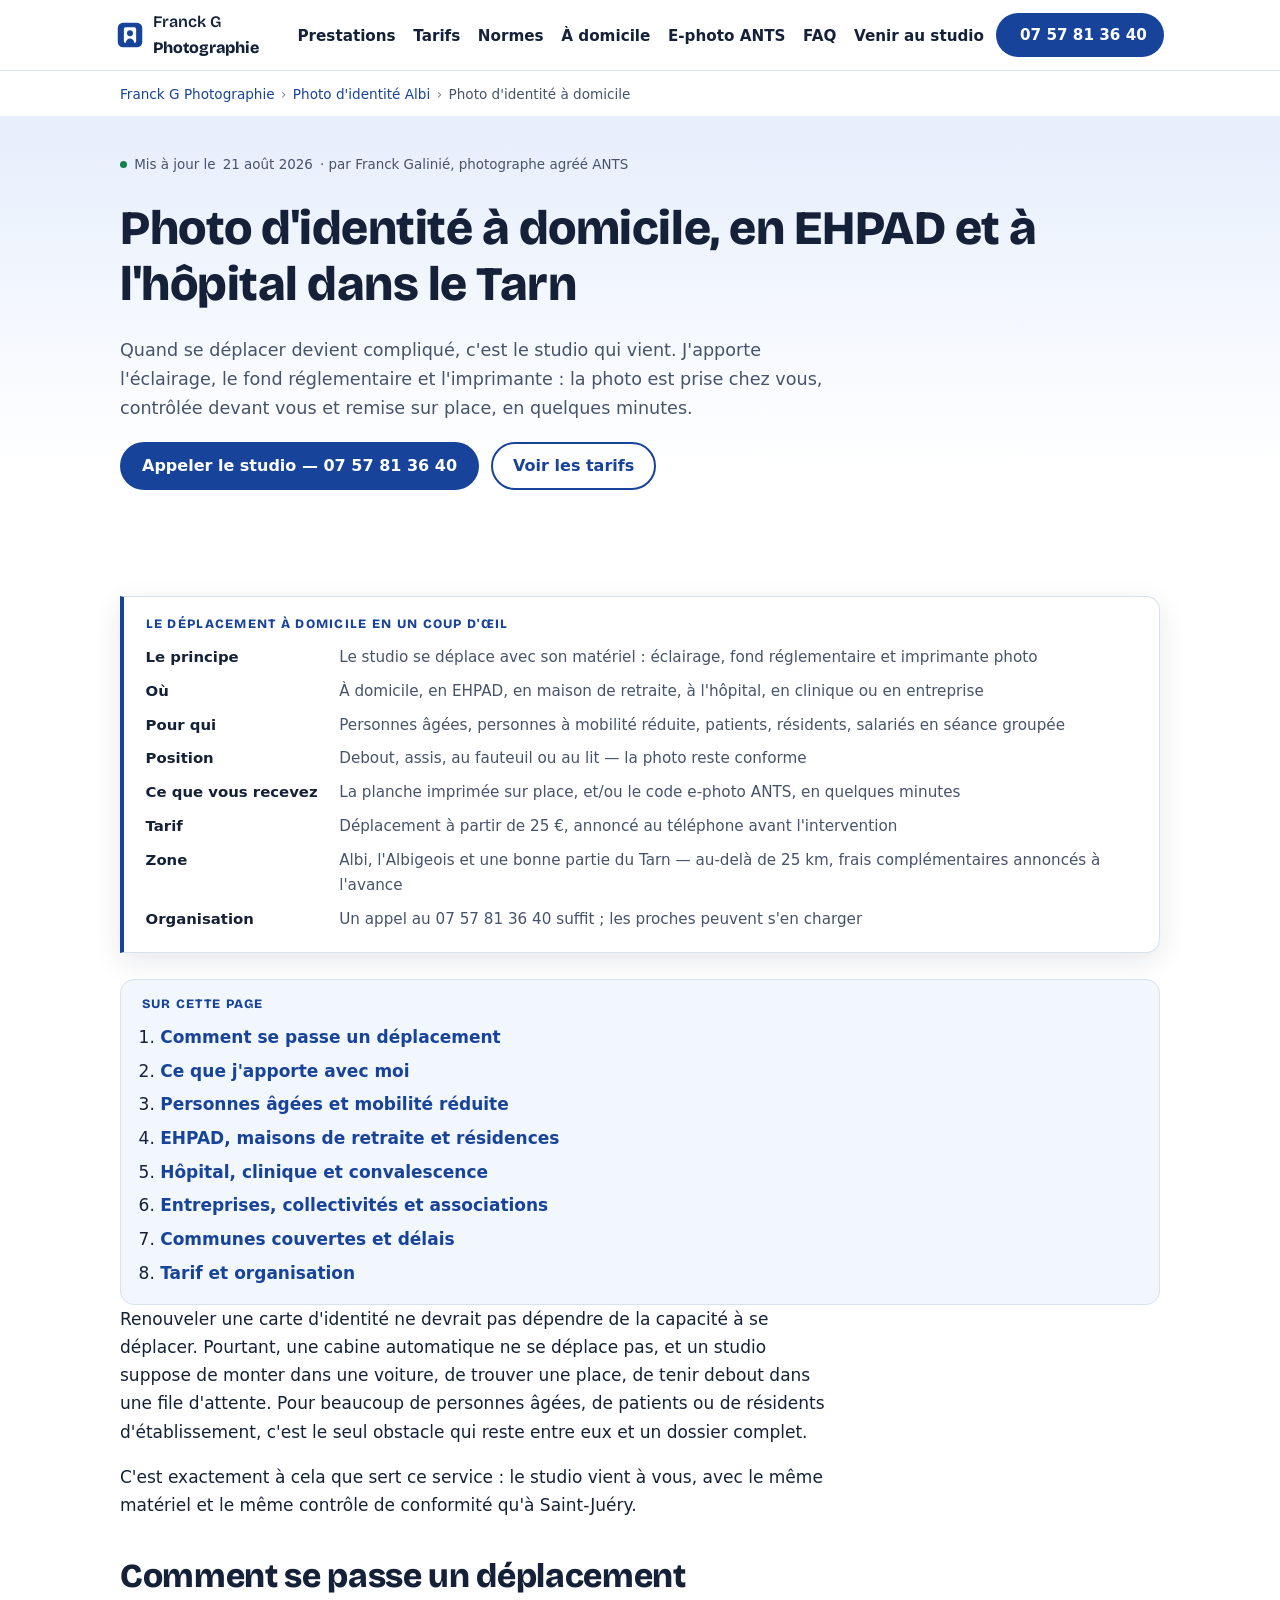
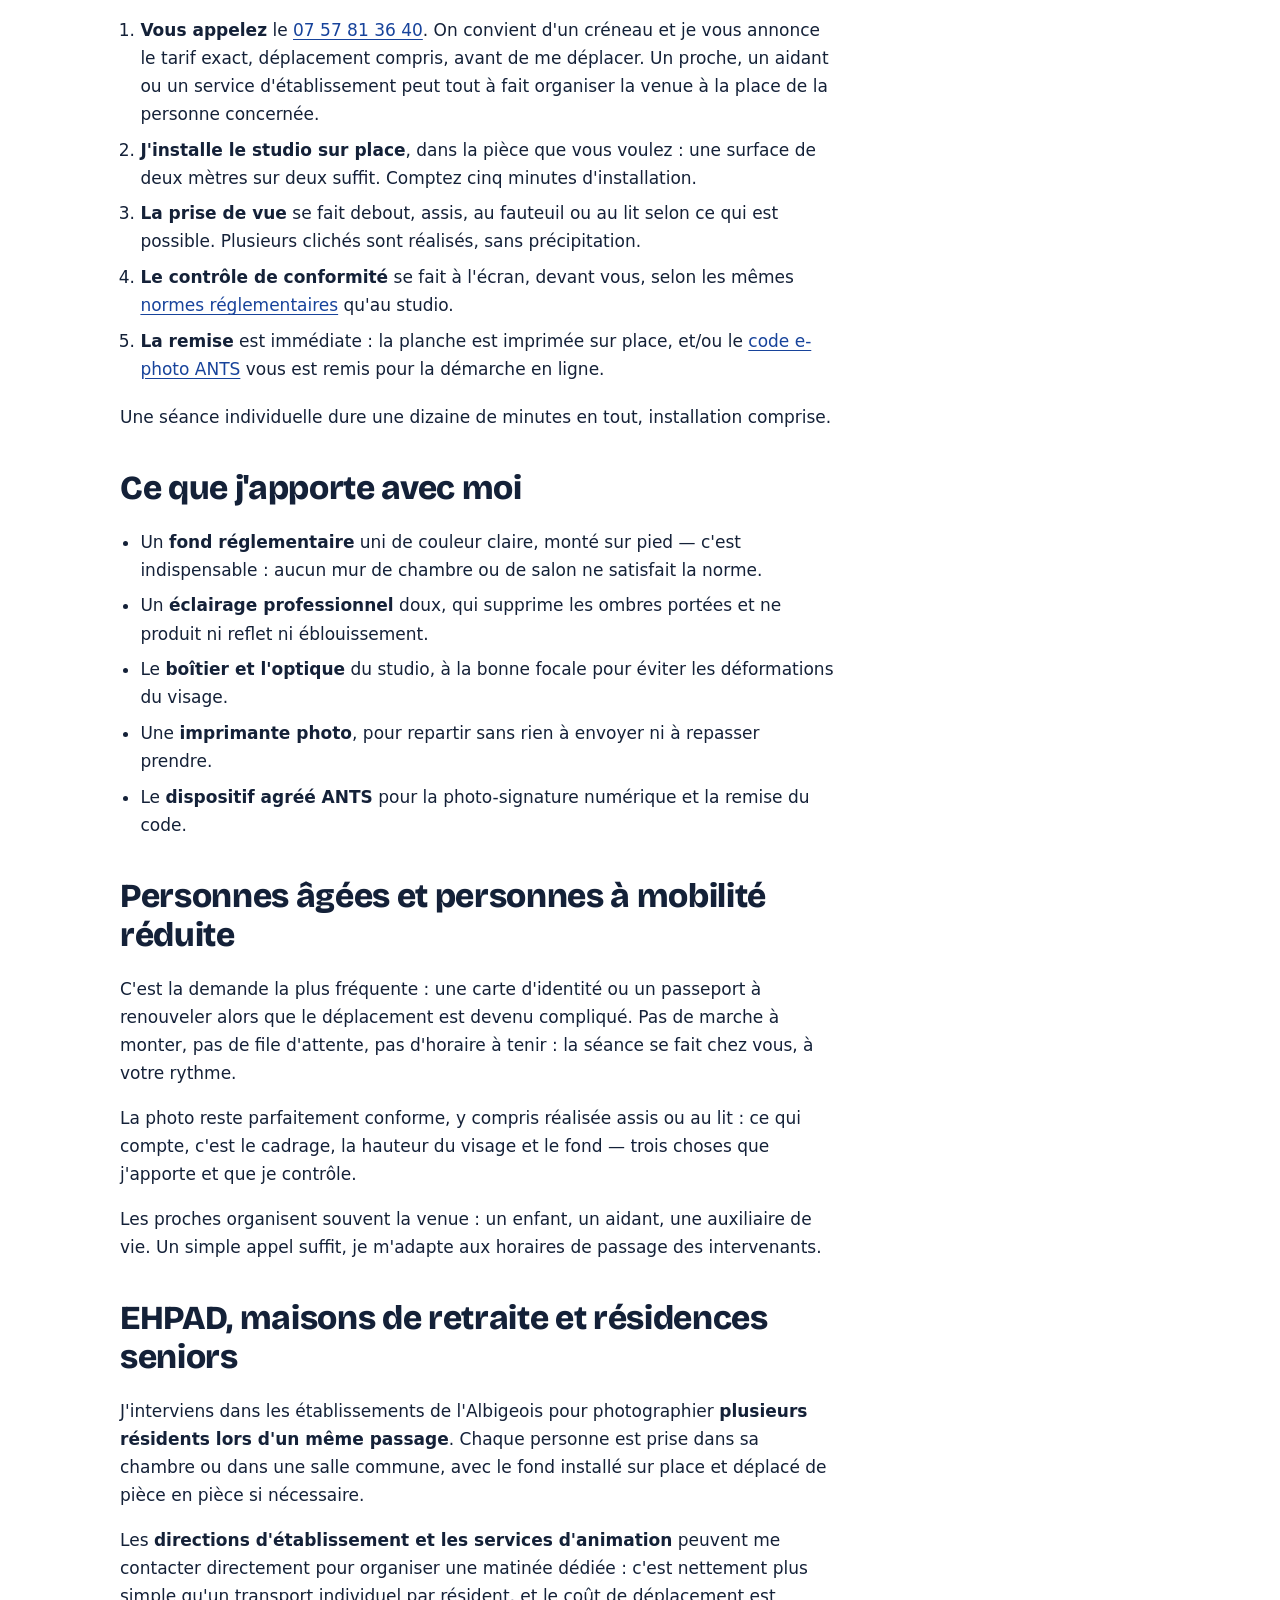
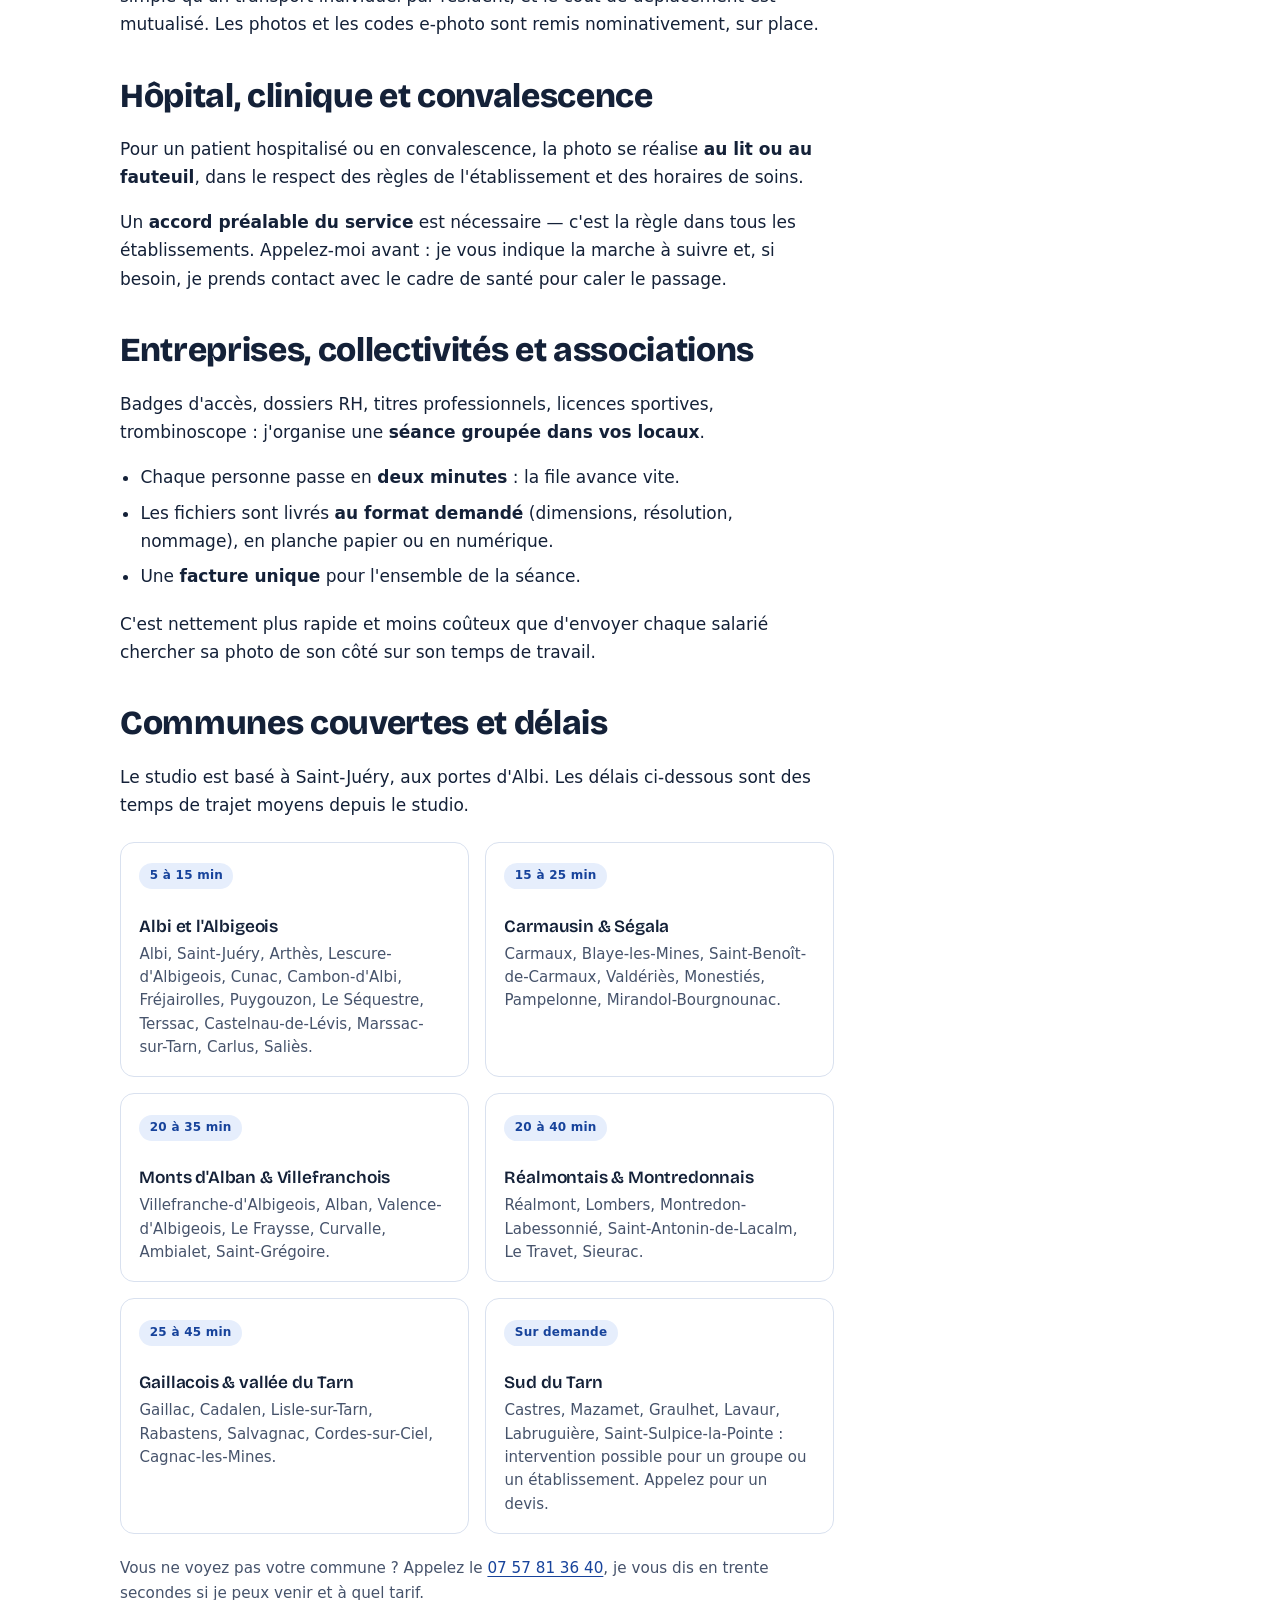
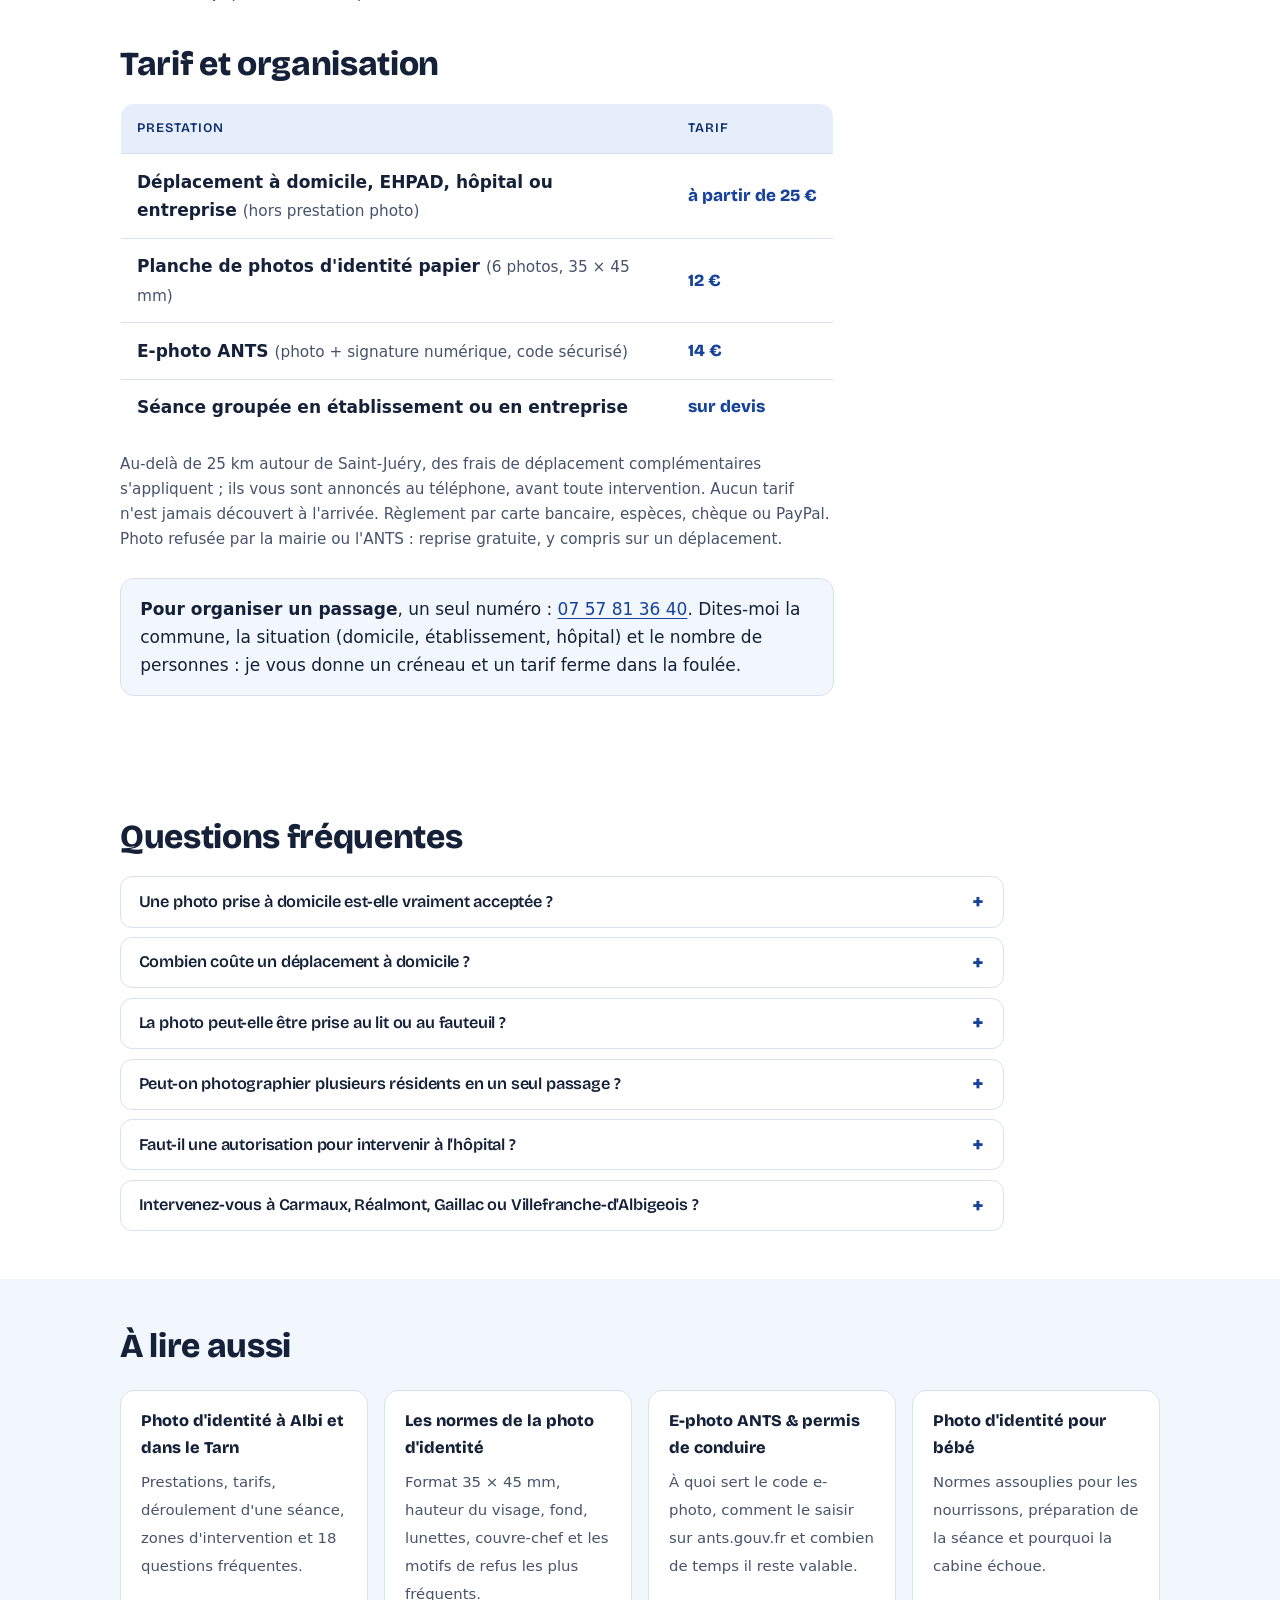
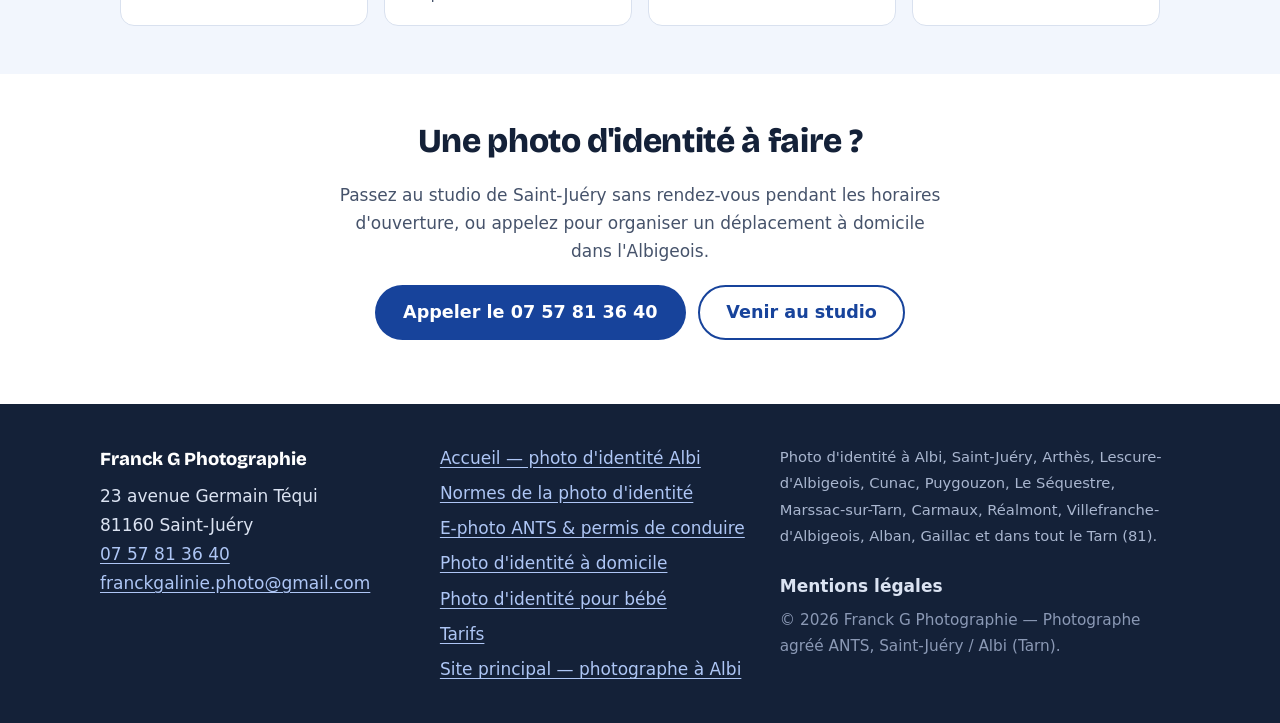
<file: photo-identite-domicile/index.html>
<!DOCTYPE html>
<html lang="fr">
<head>
  <meta charset="UTF-8">
  <meta name="viewport" content="width=device-width, initial-scale=1">
  <meta name="format-detection" content="telephone=yes">

  <title>Photo d'identité à domicile — Albi, EHPAD, hôpital (Tarn)</title>
  <meta name="description" content="Photographe agréé ANTS qui se déplace à domicile, en EHPAD, à l'hôpital ou en entreprise dans l'Albigeois. Photos conformes imprimées sur place, dès 25 €.">
  <meta name="robots" content="index, follow, max-snippet:-1, max-image-preview:large">
  <meta name="author" content="Franck Galinié – Franck G Photographie">
  <meta name="referrer" content="strict-origin-when-cross-origin">

  <link rel="canonical" href="https://franckgaliniephoto.github.io/photo-identite-albi/photo-identite-domicile/">
  <link rel="alternate" hreflang="fr-FR" href="https://franckgaliniephoto.github.io/photo-identite-albi/photo-identite-domicile/">
  <link rel="sitemap" type="application/xml" href="../sitemap.xml">

  <meta property="og:type" content="article">
  <meta property="og:locale" content="fr_FR">
  <meta property="og:site_name" content="Franck G Photographie">
  <meta property="og:title" content="Photo d'identité à domicile — Albi, EHPAD, hôpital (Tarn)">
  <meta property="og:description" content="Photographe agréé ANTS qui se déplace à domicile, en EHPAD, à l'hôpital ou en entreprise dans l'Albigeois. Photos conformes imprimées sur place, dès 25 €.">
  <meta property="og:url" content="https://franckgaliniephoto.github.io/photo-identite-albi/photo-identite-domicile/">
  <meta property="og:image" content="https://franckgaliniephoto.github.io/photo-identite-albi/images/og-domicile.jpg">
  <meta property="og:image:type" content="image/jpeg">
  <meta property="og:image:width" content="1200">
  <meta property="og:image:height" content="630">
  <meta property="og:image:alt" content="Photo d'identité à domicile, en EHPAD et à l'hôpital dans l'Albigeois — Franck G Photographie">
  <meta property="article:published_time" content="2026-08-21">
  <meta property="article:modified_time" content="2026-08-21">
  <meta property="article:author" content="Franck Galinié">
  <meta name="twitter:card" content="summary_large_image">
  <meta name="twitter:title" content="Photo d'identité à domicile — Albi, EHPAD, hôpital (Tarn)">
  <meta name="twitter:description" content="Photographe agréé ANTS qui se déplace à domicile, en EHPAD, à l'hôpital ou en entreprise dans l'Albigeois. Photos conformes imprimées sur place, dès 25 €.">
  <meta name="twitter:image" content="https://franckgaliniephoto.github.io/photo-identite-albi/images/og-domicile.jpg">

  <meta name="geo.region" content="FR-81">
  <meta name="geo.placename" content="Saint-Juéry, Albi, Tarn">
  <meta name="geo.position" content="43.94851456213975;2.210739448460117">
  <meta name="ICBM" content="43.94851456213975, 2.210739448460117">

  <link rel="icon" href="../images/favicon.svg" type="image/svg+xml">
  <link rel="apple-touch-icon" href="../images/apple-touch-icon.png">
  <link rel="manifest" href="../manifest.json">
  <meta name="theme-color" content="#17439b" media="(prefers-color-scheme: light)">
  <meta name="theme-color" content="#0d1524" media="(prefers-color-scheme: dark)">

  <link rel="preload" href="../assets/fonts/bricolage-grotesque-latin.woff2" as="font" type="font/woff2" crossorigin>
  <link rel="stylesheet" href="../style.css">

  <script type="application/ld+json">
  {
    "@context": "https://schema.org",
    "@graph": [
      {
        "@type": "BreadcrumbList",
        "@id": "https://franckgaliniephoto.github.io/photo-identite-albi/photo-identite-domicile/#breadcrumb",
        "itemListElement": [
          {
            "@type": "ListItem",
            "position": 1,
            "name": "Franck G Photographie",
            "item": "https://www.franckgphotographie.fr"
          },
          {
            "@type": "ListItem",
            "position": 2,
            "name": "Photo d'identité Albi",
            "item": "https://franckgaliniephoto.github.io/photo-identite-albi/"
          },
          {
            "@type": "ListItem",
            "position": 3,
            "name": "Photo d'identité à domicile"
          }
        ]
      },
      {
        "@type": [
          "WebPage",
          "FAQPage"
        ],
        "@id": "https://franckgaliniephoto.github.io/photo-identite-albi/photo-identite-domicile/#webpage",
        "url": "https://franckgaliniephoto.github.io/photo-identite-albi/photo-identite-domicile/",
        "name": "Photo d'identité à domicile — Albi, EHPAD, hôpital (Tarn)",
        "description": "Photographe agréé ANTS qui se déplace à domicile, en EHPAD, à l'hôpital ou en entreprise dans l'Albigeois. Photos conformes imprimées sur place, dès 25 €.",
        "isPartOf": {
          "@id": "https://franckgaliniephoto.github.io/photo-identite-albi/#site"
        },
        "about": {
          "@id": "https://franckgaliniephoto.github.io/photo-identite-albi/#studio"
        },
        "author": {
          "@id": "https://franckgaliniephoto.github.io/photo-identite-albi/#franck"
        },
        "reviewedBy": {
          "@id": "https://franckgaliniephoto.github.io/photo-identite-albi/#franck"
        },
        "publisher": {
          "@id": "https://franckgaliniephoto.github.io/photo-identite-albi/#studio"
        },
        "breadcrumb": {
          "@id": "https://franckgaliniephoto.github.io/photo-identite-albi/photo-identite-domicile/#breadcrumb"
        },
        "primaryImageOfPage": {
          "@type": "ImageObject",
          "url": "https://franckgaliniephoto.github.io/photo-identite-albi/images/og-domicile.jpg",
          "width": 1200,
          "height": 630,
          "caption": "Photo d'identité à domicile, en EHPAD et à l'hôpital dans l'Albigeois — Franck G Photographie"
        },
        "mentions": [
          {
            "@id": "https://franckgaliniephoto.github.io/photo-identite-albi/#ants"
          }
        ],
        "keywords": "photo d'identité à domicile, photographe à domicile Albi, photo identité EHPAD, photo identité hôpital, photo identité personne âgée, photographe déplacement Tarn, photo identité mobilité réduite, séance photo entreprise badge",
        "inLanguage": "fr-FR",
        "datePublished": "2026-08-21",
        "dateModified": "2026-08-21",
        "speakable": {
          "@type": "SpeakableSpecification",
          "cssSelector": [
            ".page-hero p.lead",
            ".keyfacts"
          ]
        },
        "mainEntity": [
          {
            "@type": "Question",
            "name": "Une photo d'identité prise à domicile est-elle vraiment acceptée ?",
            "acceptedAnswer": {
              "@type": "Answer",
              "text": "Oui, sans réserve. Ce qui compte n'est pas le lieu mais le respect des normes : fond uni clair, cadrage, hauteur du visage, éclairage sans ombre. Le photographe apporte le fond réglementaire et l'éclairage de studio, et contrôle la conformité à l'écran avant impression."
            }
          },
          {
            "@type": "Question",
            "name": "Combien coûte un déplacement à domicile pour une photo d'identité ?",
            "acceptedAnswer": {
              "@type": "Answer",
              "text": "Le déplacement démarre à 25 €, auxquels s'ajoute la prestation photo (12 € la planche papier, 14 € l'e-photo ANTS). Au-delà de 25 km autour de Saint-Juéry, des frais complémentaires s'appliquent, annoncés au téléphone avant l'intervention."
            }
          },
          {
            "@type": "Question",
            "name": "La photo d'identité peut-elle être prise au lit ou au fauteuil ?",
            "acceptedAnswer": {
              "@type": "Answer",
              "text": "Oui. La séance s'adapte à la position possible : debout, assis, au fauteuil ou au lit. Le fond est installé derrière la personne et le cadrage ajusté en conséquence. C'est le cas le plus courant en EHPAD et à l'hôpital."
            }
          },
          {
            "@type": "Question",
            "name": "Peut-on photographier plusieurs résidents d'EHPAD en un seul passage ?",
            "acceptedAnswer": {
              "@type": "Answer",
              "text": "Oui, et c'est le plus économique : le déplacement n'est facturé qu'une fois. Chaque résident est photographié dans sa chambre ou en salle commune, et les photos comme les codes e-photo sont remis nominativement sur place."
            }
          },
          {
            "@type": "Question",
            "name": "Faut-il une autorisation pour faire une photo d'identité à l'hôpital ?",
            "acceptedAnswer": {
              "@type": "Answer",
              "text": "Oui, un accord préalable du service est nécessaire — c'est la règle dans tous les établissements. Le photographe peut prendre contact avec le cadre de santé pour organiser le passage."
            }
          },
          {
            "@type": "Question",
            "name": "Intervenez-vous à Carmaux, Réalmont, Gaillac ou Villefranche-d'Albigeois ?",
            "acceptedAnswer": {
              "@type": "Answer",
              "text": "Oui. Le studio se déplace dans l'Albigeois, le Carmausin, le Ségala, les Monts d'Alban, le Réalmontais et le Gaillacois. Pour le sud du Tarn (Castres, Mazamet, Graulhet, Lavaur), l'intervention est possible pour un groupe ou un établissement, sur devis."
            }
          }
        ]
      },
      {
        "@type": "Article",
        "@id": "https://franckgaliniephoto.github.io/photo-identite-albi/photo-identite-domicile/#article",
        "headline": "Photo d'identité à domicile, en EHPAD et à l'hôpital dans le Tarn",
        "description": "Déroulement d'un déplacement, matériel apporté, publics concernés, séances groupées en établissement et en entreprise, communes couvertes autour d'Albi et tarifs.",
        "articleSection": "Service à domicile",
        "inLanguage": "fr-FR",
        "datePublished": "2026-08-21",
        "dateModified": "2026-08-21",
        "author": {
          "@id": "https://franckgaliniephoto.github.io/photo-identite-albi/#franck"
        },
        "publisher": {
          "@id": "https://franckgaliniephoto.github.io/photo-identite-albi/#studio"
        },
        "mainEntityOfPage": {
          "@id": "https://franckgaliniephoto.github.io/photo-identite-albi/photo-identite-domicile/#webpage"
        },
        "about": [
          {
            "@id": "https://franckgaliniephoto.github.io/photo-identite-albi/#service-domicile"
          }
        ]
      }
    ]
  }
  </script>
</head>

<body>

<a class="skip-link" href="#contenu">Aller au contenu</a>

<header class="site-header" id="haut">
  <div class="header-inner">
    <a class="brand" href="../">
      <svg class="brand-mark" viewBox="0 0 32 32" width="28" height="28" aria-hidden="true" focusable="false"><rect x="2" y="2" width="28" height="28" rx="6" fill="currentColor"/><rect x="9" y="7" width="14" height="18" rx="2" fill="#fff"/><circle cx="16" cy="14" r="3.4" fill="currentColor"/><path d="M11 25c.6-3.2 2.6-5 5-5s4.4 1.8 5 5z" fill="currentColor"/></svg>
      <span>Franck G <strong>Photographie</strong></span>
    </a>
    <nav class="main-nav" aria-label="Navigation principale">
      <button class="nav-toggle" id="navToggle" aria-expanded="false" aria-controls="navList">
        <span class="sr-only">Menu</span>
        <svg viewBox="0 0 24 24" width="22" height="22" aria-hidden="true"><path d="M3 6h18M3 12h18M3 18h18" stroke="currentColor" stroke-width="2" stroke-linecap="round"/></svg>
      </button>
      <ul id="navList">
        <li><a href="../#prestations">Prestations</a></li>
        <li><a href="../#tarifs">Tarifs</a></li>
        <li><a href="../normes-photo-identite/">Normes</a></li>
        <li><a href="../photo-identite-domicile/">À domicile</a></li>
        <li><a href="../e-photo-ants/">E-photo ANTS</a></li>
        <li><a href="../#faq">FAQ</a></li>
        <li><a href="../#venir">Venir au studio</a></li>
      </ul>
    </nav>
    <a class="btn btn-phone" href="tel:+33757813640">
      <svg viewBox="0 0 24 24" width="18" height="18" aria-hidden="true"><path d="M6.6 10.8a15.5 15.5 0 0 0 6.6 6.6l2.2-2.2a1 1 0 0 1 1-.24 11.4 11.4 0 0 0 3.6.57 1 1 0 0 1 1 1V20a1 1 0 0 1-1 1A17 17 0 0 1 3 4a1 1 0 0 1 1-1h3.5a1 1 0 0 1 1 1 11.4 11.4 0 0 0 .57 3.6 1 1 0 0 1-.25 1z" fill="currentColor"/></svg>
      <span>07&nbsp;57&nbsp;81&nbsp;36&nbsp;40</span>
    </a>
  </div>
</header>

<nav class="breadcrumb" aria-label="Fil d'Ariane">
  <ol>
    <li><a href="https://www.franckgphotographie.fr" rel="noopener">Franck G Photographie</a></li>
    <li><a href="../">Photo d'identité Albi</a></li>
    <li><span aria-current="page">Photo d'identité à domicile</span></li>
  </ol>
</nav>

<main id="contenu">

  <div class="page-hero">
    <div class="section">
      <p class="updated">Mis à jour le <time datetime="2026-08-21">21 août 2026</time> · par Franck Galinié, photographe agréé ANTS</p>
      <h1>Photo d'identité à domicile, en EHPAD et à l'hôpital dans le Tarn</h1>
      <p class="lead">Quand se déplacer devient compliqué, c'est le studio qui vient. J'apporte l'éclairage, le fond réglementaire et l'imprimante&nbsp;: la photo est prise chez vous, contrôlée devant vous et remise sur place, en quelques minutes.</p>
      <div class="hero-cta">
        <a class="btn btn-primary" href="tel:+33757813640">Appeler le studio — 07&nbsp;57&nbsp;81&nbsp;36&nbsp;40</a>
        <a class="btn btn-secondary" href="../#tarifs">Voir les tarifs</a>
      </div>
    </div>
  </div>

  <section class="section">
    <div class="keyfacts">
      <h2>Le déplacement à domicile en un coup d'œil</h2>
      <dl>
        <dt>Le principe</dt>
        <dd>Le studio se déplace avec son matériel : éclairage, fond réglementaire et imprimante photo</dd>
        <dt>Où</dt>
        <dd>À domicile, en EHPAD, en maison de retraite, à l'hôpital, en clinique ou en entreprise</dd>
        <dt>Pour qui</dt>
        <dd>Personnes âgées, personnes à mobilité réduite, patients, résidents, salariés en séance groupée</dd>
        <dt>Position</dt>
        <dd>Debout, assis, au fauteuil ou au lit — la photo reste conforme</dd>
        <dt>Ce que vous recevez</dt>
        <dd>La planche imprimée sur place, et/ou le code e-photo ANTS, en quelques minutes</dd>
        <dt>Tarif</dt>
        <dd>Déplacement à partir de 25 €, annoncé au téléphone avant l'intervention</dd>
        <dt>Zone</dt>
        <dd>Albi, l'Albigeois et une bonne partie du Tarn — au-delà de 25 km, frais complémentaires annoncés à l'avance</dd>
        <dt>Organisation</dt>
        <dd>Un appel au 07 57 81 36 40 suffit ; les proches peuvent s'en charger</dd>
      </dl>
    </div>

    <nav class="toc" aria-labelledby="h-toc">
      <h2 id="h-toc">Sur cette page</h2>
      <ol>
        <li><a href="#deroulement">Comment se passe un déplacement</a></li>
        <li><a href="#materiel">Ce que j'apporte avec moi</a></li>
        <li><a href="#personnes-agees">Personnes âgées et mobilité réduite</a></li>
        <li><a href="#ehpad">EHPAD, maisons de retraite et résidences</a></li>
        <li><a href="#hopital">Hôpital, clinique et convalescence</a></li>
        <li><a href="#entreprises">Entreprises, collectivités et associations</a></li>
        <li><a href="#zones">Communes couvertes et délais</a></li>
        <li><a href="#tarif">Tarif et organisation</a></li>
      </ol>
    </nav>

    <div class="prose">
      <p>Renouveler une carte d'identité ne devrait pas dépendre de la capacité à se déplacer. Pourtant, une cabine automatique ne se déplace pas, et un studio suppose de monter dans une voiture, de trouver une place, de tenir debout dans une file d'attente. Pour beaucoup de personnes âgées, de patients ou de résidents d'établissement, c'est le seul obstacle qui reste entre eux et un dossier complet.</p>
      <p>C'est exactement à cela que sert ce service&nbsp;: le studio vient à vous, avec le même matériel et le même contrôle de conformité qu'à Saint-Juéry.</p>

      <h2 id="deroulement">Comment se passe un déplacement</h2>
      <ol>
        <li><strong>Vous appelez</strong> le <a href="tel:+33757813640">07&nbsp;57&nbsp;81&nbsp;36&nbsp;40</a>. On convient d'un créneau et je vous annonce le tarif exact, déplacement compris, avant de me déplacer. Un proche, un aidant ou un service d'établissement peut tout à fait organiser la venue à la place de la personne concernée.</li>
        <li><strong>J'installe le studio sur place</strong>, dans la pièce que vous voulez&nbsp;: une surface de deux mètres sur deux suffit. Comptez cinq minutes d'installation.</li>
        <li><strong>La prise de vue</strong> se fait debout, assis, au fauteuil ou au lit selon ce qui est possible. Plusieurs clichés sont réalisés, sans précipitation.</li>
        <li><strong>Le contrôle de conformité</strong> se fait à l'écran, devant vous, selon les mêmes <a href="../normes-photo-identite/">normes réglementaires</a> qu'au studio.</li>
        <li><strong>La remise</strong> est immédiate&nbsp;: la planche est imprimée sur place, et/ou le <a href="../e-photo-ants/">code e-photo ANTS</a> vous est remis pour la démarche en ligne.</li>
      </ol>
      <p>Une séance individuelle dure une dizaine de minutes en tout, installation comprise.</p>

      <h2 id="materiel">Ce que j'apporte avec moi</h2>
      <ul>
        <li>Un <strong>fond réglementaire</strong> uni de couleur claire, monté sur pied — c'est indispensable&nbsp;: aucun mur de chambre ou de salon ne satisfait la norme.</li>
        <li>Un <strong>éclairage professionnel</strong> doux, qui supprime les ombres portées et ne produit ni reflet ni éblouissement.</li>
        <li>Le <strong>boîtier et l'optique</strong> du studio, à la bonne focale pour éviter les déformations du visage.</li>
        <li>Une <strong>imprimante photo</strong>, pour repartir sans rien à envoyer ni à repasser prendre.</li>
        <li>Le <strong>dispositif agréé ANTS</strong> pour la photo-signature numérique et la remise du code.</li>
      </ul>

      <h2 id="personnes-agees">Personnes âgées et personnes à mobilité réduite</h2>
      <p>C'est la demande la plus fréquente&nbsp;: une carte d'identité ou un passeport à renouveler alors que le déplacement est devenu compliqué. Pas de marche à monter, pas de file d'attente, pas d'horaire à tenir&nbsp;: la séance se fait chez vous, à votre rythme.</p>
      <p>La photo reste parfaitement conforme, y compris réalisée assis ou au lit&nbsp;: ce qui compte, c'est le cadrage, la hauteur du visage et le fond — trois choses que j'apporte et que je contrôle.</p>
      <p>Les proches organisent souvent la venue&nbsp;: un enfant, un aidant, une auxiliaire de vie. Un simple appel suffit, je m'adapte aux horaires de passage des intervenants.</p>

      <h2 id="ehpad">EHPAD, maisons de retraite et résidences seniors</h2>
      <p>J'interviens dans les établissements de l'Albigeois pour photographier <strong>plusieurs résidents lors d'un même passage</strong>. Chaque personne est prise dans sa chambre ou dans une salle commune, avec le fond installé sur place et déplacé de pièce en pièce si nécessaire.</p>
      <p>Les <strong>directions d'établissement et les services d'animation</strong> peuvent me contacter directement pour organiser une matinée dédiée&nbsp;: c'est nettement plus simple qu'un transport individuel par résident, et le coût de déplacement est mutualisé. Les photos et les codes e-photo sont remis nominativement, sur place.</p>

      <h2 id="hopital">Hôpital, clinique et convalescence</h2>
      <p>Pour un patient hospitalisé ou en convalescence, la photo se réalise <strong>au lit ou au fauteuil</strong>, dans le respect des règles de l'établissement et des horaires de soins.</p>
      <p>Un <strong>accord préalable du service</strong> est nécessaire — c'est la règle dans tous les établissements. Appelez-moi avant&nbsp;: je vous indique la marche à suivre et, si besoin, je prends contact avec le cadre de santé pour caler le passage.</p>

      <h2 id="entreprises">Entreprises, collectivités et associations</h2>
      <p>Badges d'accès, dossiers RH, titres professionnels, licences sportives, trombinoscope&nbsp;: j'organise une <strong>séance groupée dans vos locaux</strong>.</p>
      <ul>
        <li>Chaque personne passe en <strong>deux minutes</strong>&nbsp;: la file avance vite.</li>
        <li>Les fichiers sont livrés <strong>au format demandé</strong> (dimensions, résolution, nommage), en planche papier ou en numérique.</li>
        <li>Une <strong>facture unique</strong> pour l'ensemble de la séance.</li>
      </ul>
      <p>C'est nettement plus rapide et moins coûteux que d'envoyer chaque salarié chercher sa photo de son côté sur son temps de travail.</p>

      <h2 id="zones">Communes couvertes et délais</h2>
      <p>Le studio est basé à Saint-Juéry, aux portes d'Albi. Les délais ci-dessous sont des temps de trajet moyens depuis le studio.</p>
      <div class="grid-auto">
      <article class="zone">
        <span class="delai">5 à 15 min</span>
        <h3>Albi et l'Albigeois</h3>
        <p>Albi, Saint-Juéry, Arthès, Lescure-d'Albigeois, Cunac, Cambon-d'Albi, Fréjairolles, Puygouzon, Le Séquestre, Terssac, Castelnau-de-Lévis, Marssac-sur-Tarn, Carlus, Saliès.</p>
      </article>
      <article class="zone">
        <span class="delai">15 à 25 min</span>
        <h3>Carmausin &amp; Ségala</h3>
        <p>Carmaux, Blaye-les-Mines, Saint-Benoît-de-Carmaux, Valdériès, Monestiés, Pampelonne, Mirandol-Bourgnounac.</p>
      </article>
      <article class="zone">
        <span class="delai">20 à 35 min</span>
        <h3>Monts d'Alban &amp; Villefranchois</h3>
        <p>Villefranche-d'Albigeois, Alban, Valence-d'Albigeois, Le Fraysse, Curvalle, Ambialet, Saint-Grégoire.</p>
      </article>
      <article class="zone">
        <span class="delai">20 à 40 min</span>
        <h3>Réalmontais &amp; Montredonnais</h3>
        <p>Réalmont, Lombers, Montredon-Labessonnié, Saint-Antonin-de-Lacalm, Le Travet, Sieurac.</p>
      </article>
      <article class="zone">
        <span class="delai">25 à 45 min</span>
        <h3>Gaillacois &amp; vallée du Tarn</h3>
        <p>Gaillac, Cadalen, Lisle-sur-Tarn, Rabastens, Salvagnac, Cordes-sur-Ciel, Cagnac-les-Mines.</p>
      </article>
      <article class="zone">
        <span class="delai">Sur demande</span>
        <h3>Sud du Tarn</h3>
        <p>Castres, Mazamet, Graulhet, Lavaur, Labruguière, Saint-Sulpice-la-Pointe : intervention possible pour un groupe ou un établissement. Appelez pour un devis.</p>
      </article>
      </div>
      <p class="fineprint" style="margin-top:1.4rem">Vous ne voyez pas votre commune&nbsp;? Appelez le <a href="tel:+33757813640">07&nbsp;57&nbsp;81&nbsp;36&nbsp;40</a>, je vous dis en trente secondes si je peux venir et à quel tarif.</p>

      <h2 id="tarif">Tarif et organisation</h2>
      <div class="table-wrap">
        <table>
          <caption class="sr-only">Tarifs du déplacement et des prestations photo</caption>
          <thead><tr><th scope="col">Prestation</th><th scope="col">Tarif</th></tr></thead>
          <tbody>
            <tr><th scope="row">Déplacement à domicile, EHPAD, hôpital ou entreprise <span class="muted">(hors prestation photo)</span></th><td class="price">à partir de 25&nbsp;€</td></tr>
            <tr><th scope="row">Planche de photos d'identité papier <span class="muted">(6 photos, 35 × 45 mm)</span></th><td class="price">12&nbsp;€</td></tr>
            <tr><th scope="row">E-photo ANTS <span class="muted">(photo + signature numérique, code sécurisé)</span></th><td class="price">14&nbsp;€</td></tr>
            <tr><th scope="row">Séance groupée en établissement ou en entreprise</th><td class="price">sur devis</td></tr>
          </tbody>
        </table>
      </div>
      <p class="fineprint">Au-delà de 25&nbsp;km autour de Saint-Juéry, des frais de déplacement complémentaires s'appliquent&nbsp;; ils vous sont annoncés au téléphone, avant toute intervention. Aucun tarif n'est jamais découvert à l'arrivée. Règlement par carte bancaire, espèces, chèque ou PayPal. Photo refusée par la mairie ou l'ANTS&nbsp;: reprise gratuite, y compris sur un déplacement.</p>

      <div class="callout">
        <p><strong>Pour organiser un passage</strong>, un seul numéro&nbsp;: <a href="tel:+33757813640">07&nbsp;57&nbsp;81&nbsp;36&nbsp;40</a>. Dites-moi la commune, la situation (domicile, établissement, hôpital) et le nombre de personnes&nbsp;: je vous donne un créneau et un tarif ferme dans la foulée.</p>
      </div>
    </div>
  </section>

  <section class="section" id="faq" aria-labelledby="h-faq">
    <h2 id="h-faq">Questions fréquentes</h2>
    <div class="faq-list">
      <details>
        <summary><h3>Une photo prise à domicile est-elle vraiment acceptée&nbsp;?</h3></summary>
        <p>Oui, sans réserve. Ce qui compte n'est pas le lieu mais le respect des normes&nbsp;: fond uni clair, cadrage, hauteur du visage, éclairage sans ombre. J'apporte le fond réglementaire et l'éclairage de studio, et je contrôle la conformité à l'écran avant impression, exactement comme à Saint-Juéry.</p>
      </details>
      <details>
        <summary><h3>Combien coûte un déplacement à domicile&nbsp;?</h3></summary>
        <p>Le déplacement démarre à 25&nbsp;€, auxquels s'ajoute la prestation photo (12&nbsp;€ la planche papier, 14&nbsp;€ l'e-photo ANTS). Au-delà de 25&nbsp;km autour de Saint-Juéry, des frais complémentaires s'appliquent&nbsp;: ils sont annoncés au téléphone avant l'intervention, jamais à l'arrivée.</p>
      </details>
      <details>
        <summary><h3>La photo peut-elle être prise au lit ou au fauteuil&nbsp;?</h3></summary>
        <p>Oui. La séance s'adapte à la position possible&nbsp;: debout, assis, au fauteuil ou au lit. Le fond est installé derrière la personne et le cadrage ajusté en conséquence. C'est le cas le plus courant en EHPAD et à l'hôpital.</p>
      </details>
      <details>
        <summary><h3>Peut-on photographier plusieurs résidents en un seul passage&nbsp;?</h3></summary>
        <p>Oui, et c'est même le plus économique&nbsp;: le déplacement n'est facturé qu'une fois. Chaque résident est photographié dans sa chambre ou en salle commune, et les photos comme les codes e-photo sont remis nominativement sur place. Les directions d'établissement peuvent me contacter directement.</p>
      </details>
      <details>
        <summary><h3>Faut-il une autorisation pour intervenir à l'hôpital&nbsp;?</h3></summary>
        <p>Oui, un accord préalable du service est nécessaire — c'est la règle dans tous les établissements. Appelez-moi avant&nbsp;: je vous indique la marche à suivre et je peux prendre contact avec le cadre de santé pour caler le passage.</p>
      </details>
      <details>
        <summary><h3>Intervenez-vous à Carmaux, Réalmont, Gaillac ou Villefranche-d'Albigeois&nbsp;?</h3></summary>
        <p>Oui. Le studio se déplace dans l'Albigeois, le Carmausin, le Ségala, les Monts d'Alban, le Réalmontais et le Gaillacois — le détail figure dans la section Communes couvertes. Pour le sud du Tarn (Castres, Mazamet, Graulhet, Lavaur), l'intervention est possible pour un groupe ou un établissement, sur devis.</p>
      </details>
    </div>
  </section>

  <section class="section section-alt" id="a-lire" aria-labelledby="h-a-lire">
    <h2 id="h-a-lire">À lire aussi</h2>
    <nav class="related" aria-label="Autres pages du site">
      <a href="../">
        <strong>Photo d'identité à Albi et dans le Tarn</strong>
        <span>Prestations, tarifs, déroulement d'une séance, zones d'intervention et 18 questions fréquentes.</span>
      </a>
      <a href="../normes-photo-identite/">
        <strong>Les normes de la photo d'identité</strong>
        <span>Format 35 × 45 mm, hauteur du visage, fond, lunettes, couvre-chef et les motifs de refus les plus fréquents.</span>
      </a>
      <a href="../e-photo-ants/">
        <strong>E-photo ANTS &amp; permis de conduire</strong>
        <span>À quoi sert le code e-photo, comment le saisir sur ants.gouv.fr et combien de temps il reste valable.</span>
      </a>
      <a href="../photo-identite-bebe/">
        <strong>Photo d'identité pour bébé</strong>
        <span>Normes assouplies pour les nourrissons, préparation de la séance et pourquoi la cabine échoue.</span>
      </a>
    </nav>
  </section>

  <section class="section cta-final" aria-labelledby="h-cta">
    <h2 id="h-cta">Une photo d'identité à faire&nbsp;?</h2>
    <p>Passez au studio de Saint-Juéry sans rendez-vous pendant les horaires d'ouverture, ou appelez pour organiser un déplacement à domicile dans l'Albigeois.</p>
    <div class="hero-cta">
      <a class="btn btn-primary btn-lg" href="tel:+33757813640">Appeler le 07&nbsp;57&nbsp;81&nbsp;36&nbsp;40</a>
      <a class="btn btn-secondary btn-lg" href="../#venir">Venir au studio</a>
    </div>
  </section>

</main>

<footer class="site-footer">
  <div class="footer-grid">
    <div>
      <p class="footer-brand">Franck G Photographie</p>
      <address>
        23 avenue Germain Téqui<br>
        81160 Saint-Juéry<br>
        <a href="tel:+33757813640">07 57 81 36 40</a><br>
        <a href="mailto:franckgalinie.photo@gmail.com">franckgalinie.photo@gmail.com</a>
      </address>
    </div>
    <nav aria-label="Plan du site">
      <ul>
        <li><a href="../">Accueil — photo d'identité Albi</a></li>
        <li><a href="../normes-photo-identite/">Normes de la photo d'identité</a></li>
        <li><a href="../e-photo-ants/">E-photo ANTS &amp; permis de conduire</a></li>
        <li><a href="../photo-identite-domicile/">Photo d'identité à domicile</a></li>
        <li><a href="../photo-identite-bebe/">Photo d'identité pour bébé</a></li>
        <li><a href="../#tarifs">Tarifs</a></li>
        <li><a href="https://www.franckgphotographie.fr" rel="noopener">Site principal — photographe à Albi</a></li>
      </ul>
    </nav>
    <div>
      <p class="villes-inline">Photo d'identité à Albi, Saint-Juéry, Arthès, Lescure-d'Albigeois, Cunac, Puygouzon, Le Séquestre, Marssac-sur-Tarn, Carmaux, Réalmont, Villefranche-d'Albigeois, Alban, Gaillac et dans tout le Tarn&nbsp;(81).</p>
      <details class="legal">
        <summary>Mentions légales</summary>
        <p>Éditeur&nbsp;: Franck Galinié — Franck G Photographie, entreprise individuelle, 23 avenue Germain Téqui, 81160 Saint-Juéry. Tél.&nbsp;: 07&nbsp;57&nbsp;81&nbsp;36&nbsp;40 — franckgalinie.photo@gmail.com. <span class="muted">⚠️ À COMPLÉTER&nbsp;: n° SIRET, statut juridique exact, n° de TVA le cas échéant, directeur de la publication.</span> Hébergement&nbsp;: GitHub Pages (GitHub, Inc., 88 Colin P. Kelly Jr St, San Francisco, CA 94107, USA). Ce site ne dépose aucun cookie publicitaire et ne collecte aucune donnée personnelle.</p>
      </details>
      <p class="muted">© <span id="year">2026</span> Franck G Photographie — Photographe agréé ANTS, Saint-Juéry / Albi (Tarn).</p>
    </div>
  </div>
</footer>

<a class="call-float" href="tel:+33757813640" aria-label="Appeler Franck G Photographie au 07 57 81 36 40">
  <svg viewBox="0 0 24 24" width="22" height="22" aria-hidden="true"><path d="M6.6 10.8a15.5 15.5 0 0 0 6.6 6.6l2.2-2.2a1 1 0 0 1 1-.24 11.4 11.4 0 0 0 3.6.57 1 1 0 0 1 1 1V20a1 1 0 0 1-1 1A17 17 0 0 1 3 4a1 1 0 0 1 1-1h3.5a1 1 0 0 1 1 1 11.4 11.4 0 0 0 .57 3.6 1 1 0 0 1-.25 1z" fill="currentColor"/></svg>
  <span>Appeler</span>
</a>

<script src="../script.js" defer></script>

</body>
</html>
</file>
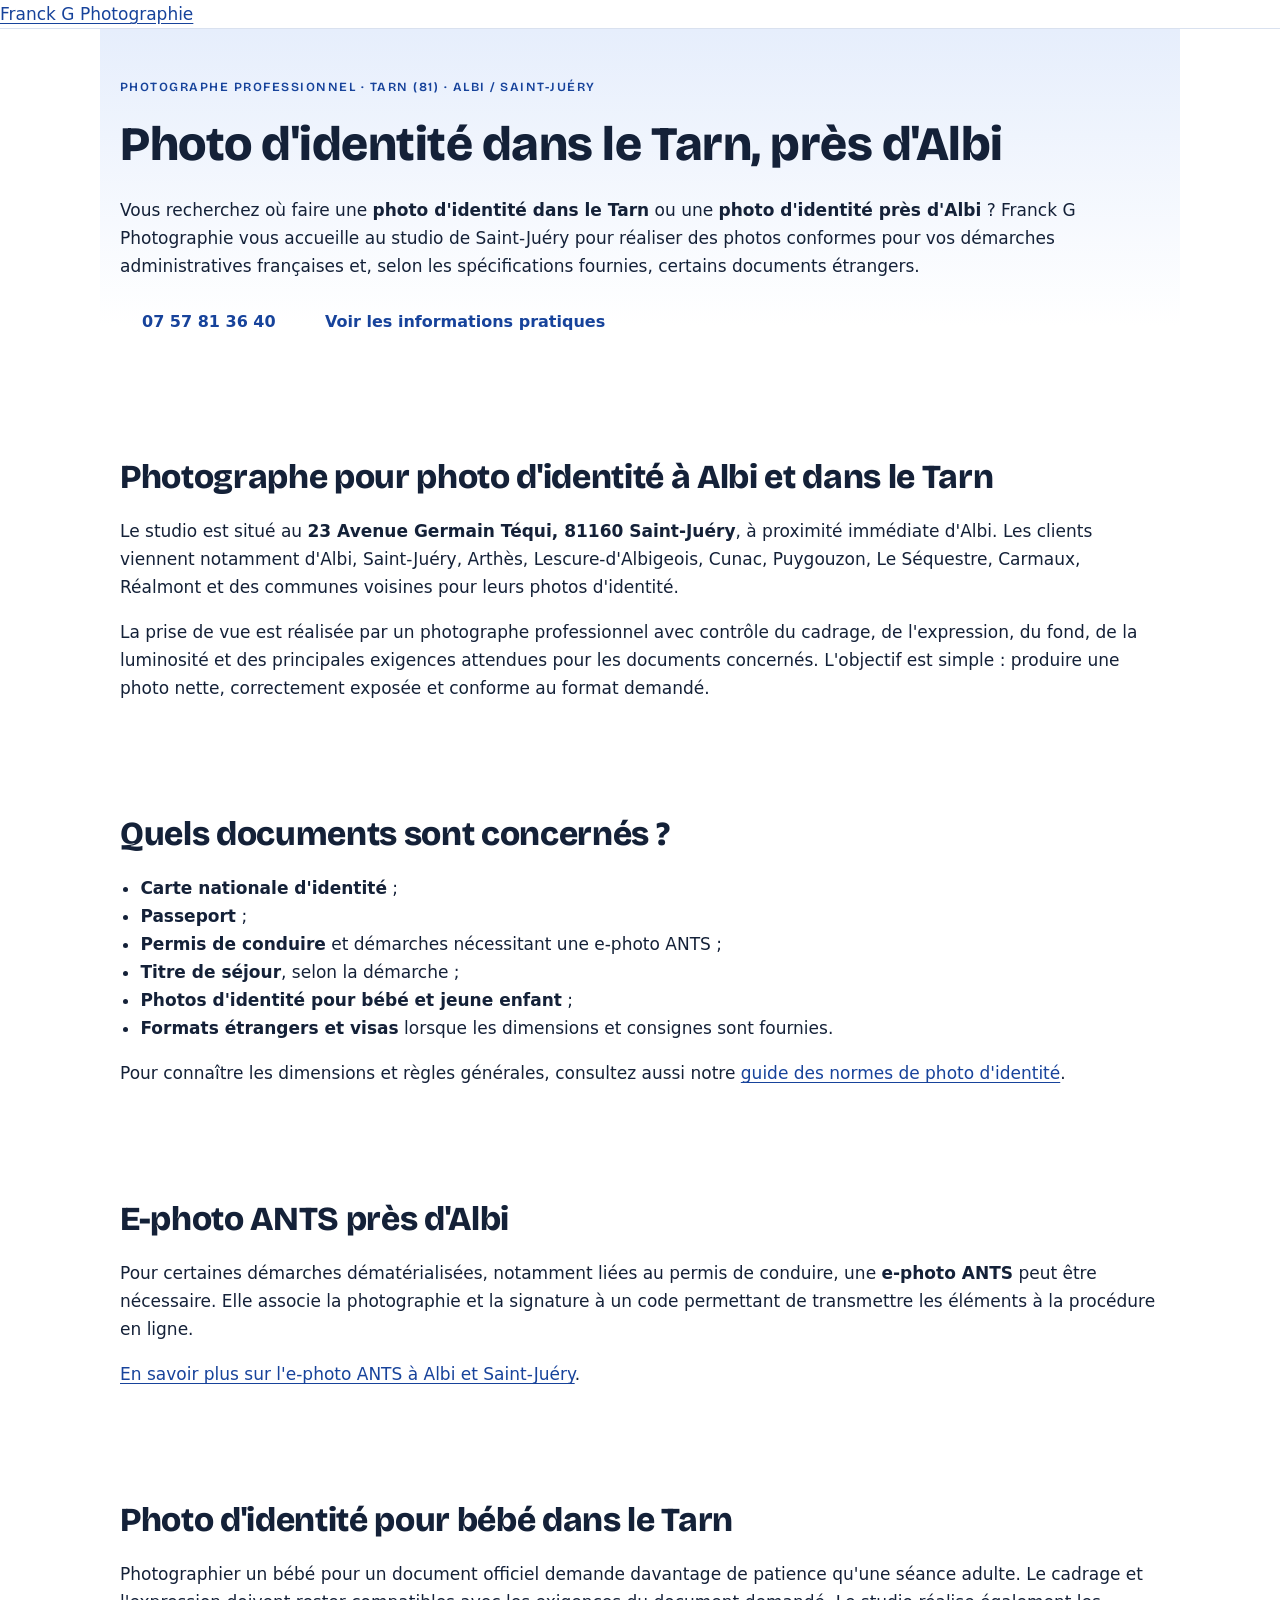
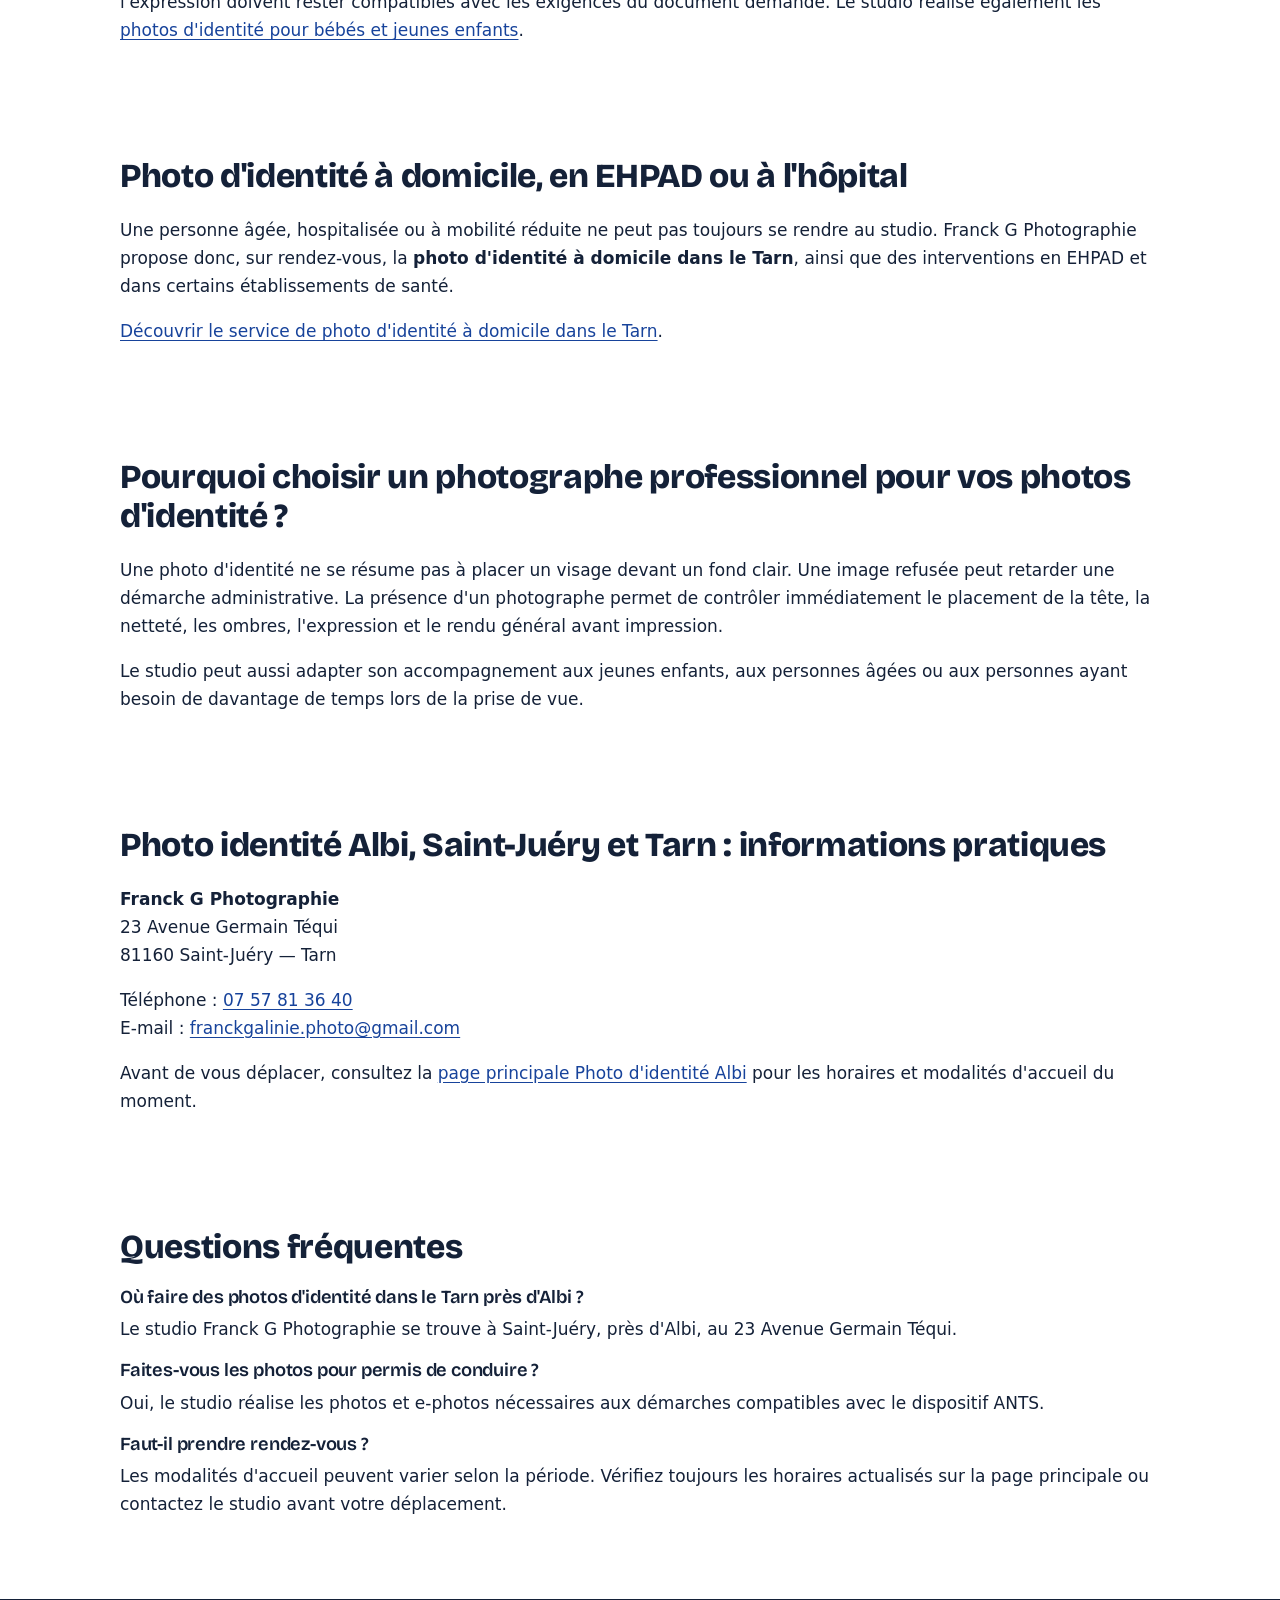
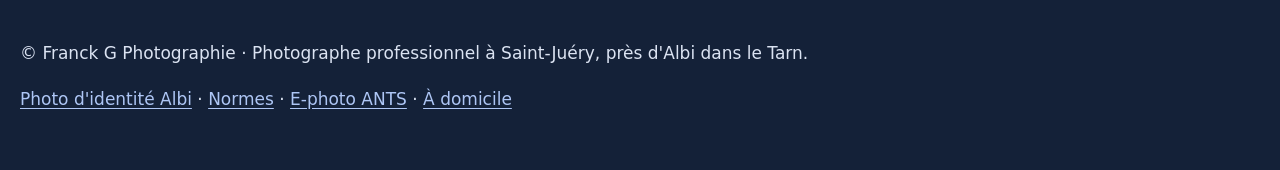
<file: photo-identite-tarn/index.html>
<!DOCTYPE html>
<html lang="fr-FR">
<head>
  <meta charset="UTF-8">
  <meta name="viewport" content="width=device-width, initial-scale=1">
  <title>Photo d'identité Tarn (81) près d'Albi | Photographe ANTS</title>
  <meta name="description" content="Photo d'identité dans le Tarn près d'Albi : photographe professionnel à Saint-Juéry, photos conformes CNI, passeport, permis et e-photo ANTS, bébé et domicile.">
  <meta name="robots" content="index,follow,max-image-preview:large,max-snippet:-1,max-video-preview:-1">
  <meta name="author" content="Franck Galinié – Franck G Photographie">
  <link rel="canonical" href="https://franckgaliniephoto.github.io/photo-identite-albi/photo-identite-tarn/">
  <link rel="alternate" hreflang="fr-FR" href="https://franckgaliniephoto.github.io/photo-identite-albi/photo-identite-tarn/">
  <meta property="og:type" content="website">
  <meta property="og:locale" content="fr_FR">
  <meta property="og:site_name" content="Franck G Photographie">
  <meta property="og:title" content="Photo d'identité dans le Tarn (81) près d'Albi">
  <meta property="og:description" content="Photographe professionnel pour photos d'identité conformes et e-photo ANTS à Saint-Juéry, près d'Albi, avec déplacement à domicile dans le Tarn sur rendez-vous.">
  <meta property="og:url" content="https://franckgaliniephoto.github.io/photo-identite-albi/photo-identite-tarn/">
  <meta property="og:image" content="https://franckgaliniephoto.github.io/photo-identite-albi/images/og-image.jpg">
  <meta name="twitter:card" content="summary_large_image">
  <meta name="twitter:title" content="Photo d'identité Tarn (81) | Franck G Photographie">
  <meta name="twitter:description" content="Photos d'identité conformes près d'Albi : CNI, passeport, permis, e-photo ANTS, bébé et déplacement à domicile dans le Tarn.">
  <meta name="twitter:image" content="https://franckgaliniephoto.github.io/photo-identite-albi/images/og-image.jpg">
  <link rel="stylesheet" href="../style.css">
  <link rel="icon" href="../images/favicon.svg" type="image/svg+xml">
  <script type="application/ld+json">
  {
    "@context":"https://schema.org",
    "@graph":[
      {
        "@type":"WebPage",
        "@id":"https://franckgaliniephoto.github.io/photo-identite-albi/photo-identite-tarn/#webpage",
        "url":"https://franckgaliniephoto.github.io/photo-identite-albi/photo-identite-tarn/",
        "name":"Photo d'identité Tarn (81) près d'Albi | Photographe ANTS",
        "description":"Photographe professionnel pour photos d'identité conformes et e-photo ANTS à Saint-Juéry près d'Albi, avec déplacement à domicile dans le Tarn sur rendez-vous.",
        "inLanguage":"fr-FR",
        "about":{"@id":"https://franckgaliniephoto.github.io/photo-identite-albi/#studio"}
      },
      {
        "@type":["LocalBusiness","ProfessionalService"],
        "@id":"https://franckgaliniephoto.github.io/photo-identite-albi/#studio",
        "name":"Franck G Photographie",
        "url":"https://franckgaliniephoto.github.io/photo-identite-albi/",
        "telephone":"+33757813640",
        "email":"franckgalinie.photo@gmail.com",
        "address":{"@type":"PostalAddress","streetAddress":"23 Avenue Germain Téqui","postalCode":"81160","addressLocality":"Saint-Juéry","addressRegion":"Tarn","addressCountry":"FR"},
        "areaServed":[
          {"@type":"AdministrativeArea","name":"Tarn"},
          {"@type":"City","name":"Albi"},
          {"@type":"City","name":"Saint-Juéry"},
          {"@type":"City","name":"Arthès"},
          {"@type":"City","name":"Lescure-d'Albigeois"},
          {"@type":"City","name":"Carmaux"},
          {"@type":"City","name":"Gaillac"},
          {"@type":"City","name":"Réalmont"}
        ],
        "knowsAbout":["Photo d'identité Tarn","Photo d'identité Albi","E-photo ANTS","Photo passeport","Photo carte d'identité","Photo permis de conduire","Photo d'identité bébé","Photo d'identité à domicile"]
      },
      {
        "@type":"BreadcrumbList",
        "itemListElement":[
          {"@type":"ListItem","position":1,"name":"Photo d'identité Albi","item":"https://franckgaliniephoto.github.io/photo-identite-albi/"},
          {"@type":"ListItem","position":2,"name":"Photo d'identité Tarn","item":"https://franckgaliniephoto.github.io/photo-identite-albi/photo-identite-tarn/"}
        ]
      },
      {
        "@type":"FAQPage",
        "mainEntity":[
          {"@type":"Question","name":"Où faire des photos d'identité dans le Tarn près d'Albi ?","acceptedAnswer":{"@type":"Answer","text":"Franck G Photographie réalise les photos d'identité au studio situé 23 Avenue Germain Téqui à Saint-Juéry, à proximité d'Albi."}},
          {"@type":"Question","name":"Réalisez-vous les e-photos ANTS pour le permis ?","acceptedAnswer":{"@type":"Answer","text":"Oui, le studio réalise les e-photos conformes pour les démarches ANTS qui nécessitent une photo-signature numérique."}},
          {"@type":"Question","name":"Peut-on faire une photo d'identité à domicile dans le Tarn ?","acceptedAnswer":{"@type":"Answer","text":"Oui, des déplacements à domicile, en EHPAD ou à l'hôpital sont possibles sur rendez-vous pour les personnes qui rencontrent des difficultés à se déplacer."}}
        ]
      }
    ]
  }
  </script>
</head>
<body>
  <header class="site-header">
    <div class="container">
      <a href="../" aria-label="Retour à l'accueil">Franck G Photographie</a>
    </div>
  </header>

  <main>
    <section class="hero section">
      <div class="container">
        <p class="eyebrow">Photographe professionnel · Tarn (81) · Albi / Saint-Juéry</p>
        <h1>Photo d'identité dans le Tarn, près d'Albi</h1>
        <p class="lead">Vous recherchez où faire une <strong>photo d'identité dans le Tarn</strong> ou une <strong>photo d'identité près d'Albi</strong> ? Franck G Photographie vous accueille au studio de Saint-Juéry pour réaliser des photos conformes pour vos démarches administratives françaises et, selon les spécifications fournies, certains documents étrangers.</p>
        <p><a class="btn" href="tel:+33757813640">07 57 81 36 40</a> <a class="btn" href="../">Voir les informations pratiques</a></p>
      </div>
    </section>

    <section class="section">
      <div class="container">
        <h2>Photographe pour photo d'identité à Albi et dans le Tarn</h2>
        <p>Le studio est situé au <strong>23 Avenue Germain Téqui, 81160 Saint-Juéry</strong>, à proximité immédiate d'Albi. Les clients viennent notamment d'Albi, Saint-Juéry, Arthès, Lescure-d'Albigeois, Cunac, Puygouzon, Le Séquestre, Carmaux, Réalmont et des communes voisines pour leurs photos d'identité.</p>
        <p>La prise de vue est réalisée par un photographe professionnel avec contrôle du cadrage, de l'expression, du fond, de la luminosité et des principales exigences attendues pour les documents concernés. L'objectif est simple : produire une photo nette, correctement exposée et conforme au format demandé.</p>
      </div>
    </section>

    <section class="section">
      <div class="container">
        <h2>Quels documents sont concernés ?</h2>
        <ul>
          <li><strong>Carte nationale d'identité</strong> ;</li>
          <li><strong>Passeport</strong> ;</li>
          <li><strong>Permis de conduire</strong> et démarches nécessitant une e-photo ANTS ;</li>
          <li><strong>Titre de séjour</strong>, selon la démarche ;</li>
          <li><strong>Photos d'identité pour bébé et jeune enfant</strong> ;</li>
          <li><strong>Formats étrangers et visas</strong> lorsque les dimensions et consignes sont fournies.</li>
        </ul>
        <p>Pour connaître les dimensions et règles générales, consultez aussi notre <a href="../normes-photo-identite/">guide des normes de photo d'identité</a>.</p>
      </div>
    </section>

    <section class="section">
      <div class="container">
        <h2>E-photo ANTS près d'Albi</h2>
        <p>Pour certaines démarches dématérialisées, notamment liées au permis de conduire, une <strong>e-photo ANTS</strong> peut être nécessaire. Elle associe la photographie et la signature à un code permettant de transmettre les éléments à la procédure en ligne.</p>
        <p><a href="../e-photo-ants/">En savoir plus sur l'e-photo ANTS à Albi et Saint-Juéry</a>.</p>
      </div>
    </section>

    <section class="section">
      <div class="container">
        <h2>Photo d'identité pour bébé dans le Tarn</h2>
        <p>Photographier un bébé pour un document officiel demande davantage de patience qu'une séance adulte. Le cadrage et l'expression doivent rester compatibles avec les exigences du document demandé. Le studio réalise également les <a href="../photo-identite-bebe/">photos d'identité pour bébés et jeunes enfants</a>.</p>
      </div>
    </section>

    <section class="section">
      <div class="container">
        <h2>Photo d'identité à domicile, en EHPAD ou à l'hôpital</h2>
        <p>Une personne âgée, hospitalisée ou à mobilité réduite ne peut pas toujours se rendre au studio. Franck G Photographie propose donc, sur rendez-vous, la <strong>photo d'identité à domicile dans le Tarn</strong>, ainsi que des interventions en EHPAD et dans certains établissements de santé.</p>
        <p><a href="../photo-identite-domicile/">Découvrir le service de photo d'identité à domicile dans le Tarn</a>.</p>
      </div>
    </section>

    <section class="section">
      <div class="container">
        <h2>Pourquoi choisir un photographe professionnel pour vos photos d'identité ?</h2>
        <p>Une photo d'identité ne se résume pas à placer un visage devant un fond clair. Une image refusée peut retarder une démarche administrative. La présence d'un photographe permet de contrôler immédiatement le placement de la tête, la netteté, les ombres, l'expression et le rendu général avant impression.</p>
        <p>Le studio peut aussi adapter son accompagnement aux jeunes enfants, aux personnes âgées ou aux personnes ayant besoin de davantage de temps lors de la prise de vue.</p>
      </div>
    </section>

    <section class="section">
      <div class="container">
        <h2>Photo identité Albi, Saint-Juéry et Tarn : informations pratiques</h2>
        <p><strong>Franck G Photographie</strong><br>23 Avenue Germain Téqui<br>81160 Saint-Juéry — Tarn</p>
        <p>Téléphone : <a href="tel:+33757813640">07 57 81 36 40</a><br>E-mail : <a href="mailto:franckgalinie.photo@gmail.com">franckgalinie.photo@gmail.com</a></p>
        <p>Avant de vous déplacer, consultez la <a href="../">page principale Photo d'identité Albi</a> pour les horaires et modalités d'accueil du moment.</p>
      </div>
    </section>

    <section class="section">
      <div class="container">
        <h2>Questions fréquentes</h2>
        <h3>Où faire des photos d'identité dans le Tarn près d'Albi ?</h3>
        <p>Le studio Franck G Photographie se trouve à Saint-Juéry, près d'Albi, au 23 Avenue Germain Téqui.</p>
        <h3>Faites-vous les photos pour permis de conduire ?</h3>
        <p>Oui, le studio réalise les photos et e-photos nécessaires aux démarches compatibles avec le dispositif ANTS.</p>
        <h3>Faut-il prendre rendez-vous ?</h3>
        <p>Les modalités d'accueil peuvent varier selon la période. Vérifiez toujours les horaires actualisés sur la page principale ou contactez le studio avant votre déplacement.</p>
      </div>
    </section>
  </main>

  <footer class="site-footer">
    <div class="container">
      <p>© Franck G Photographie · Photographe professionnel à Saint-Juéry, près d'Albi dans le Tarn.</p>
      <p><a href="../">Photo d'identité Albi</a> · <a href="../normes-photo-identite/">Normes</a> · <a href="../e-photo-ants/">E-photo ANTS</a> · <a href="../photo-identite-domicile/">À domicile</a></p>
    </div>
  </footer>
</body>
</html>
</file>
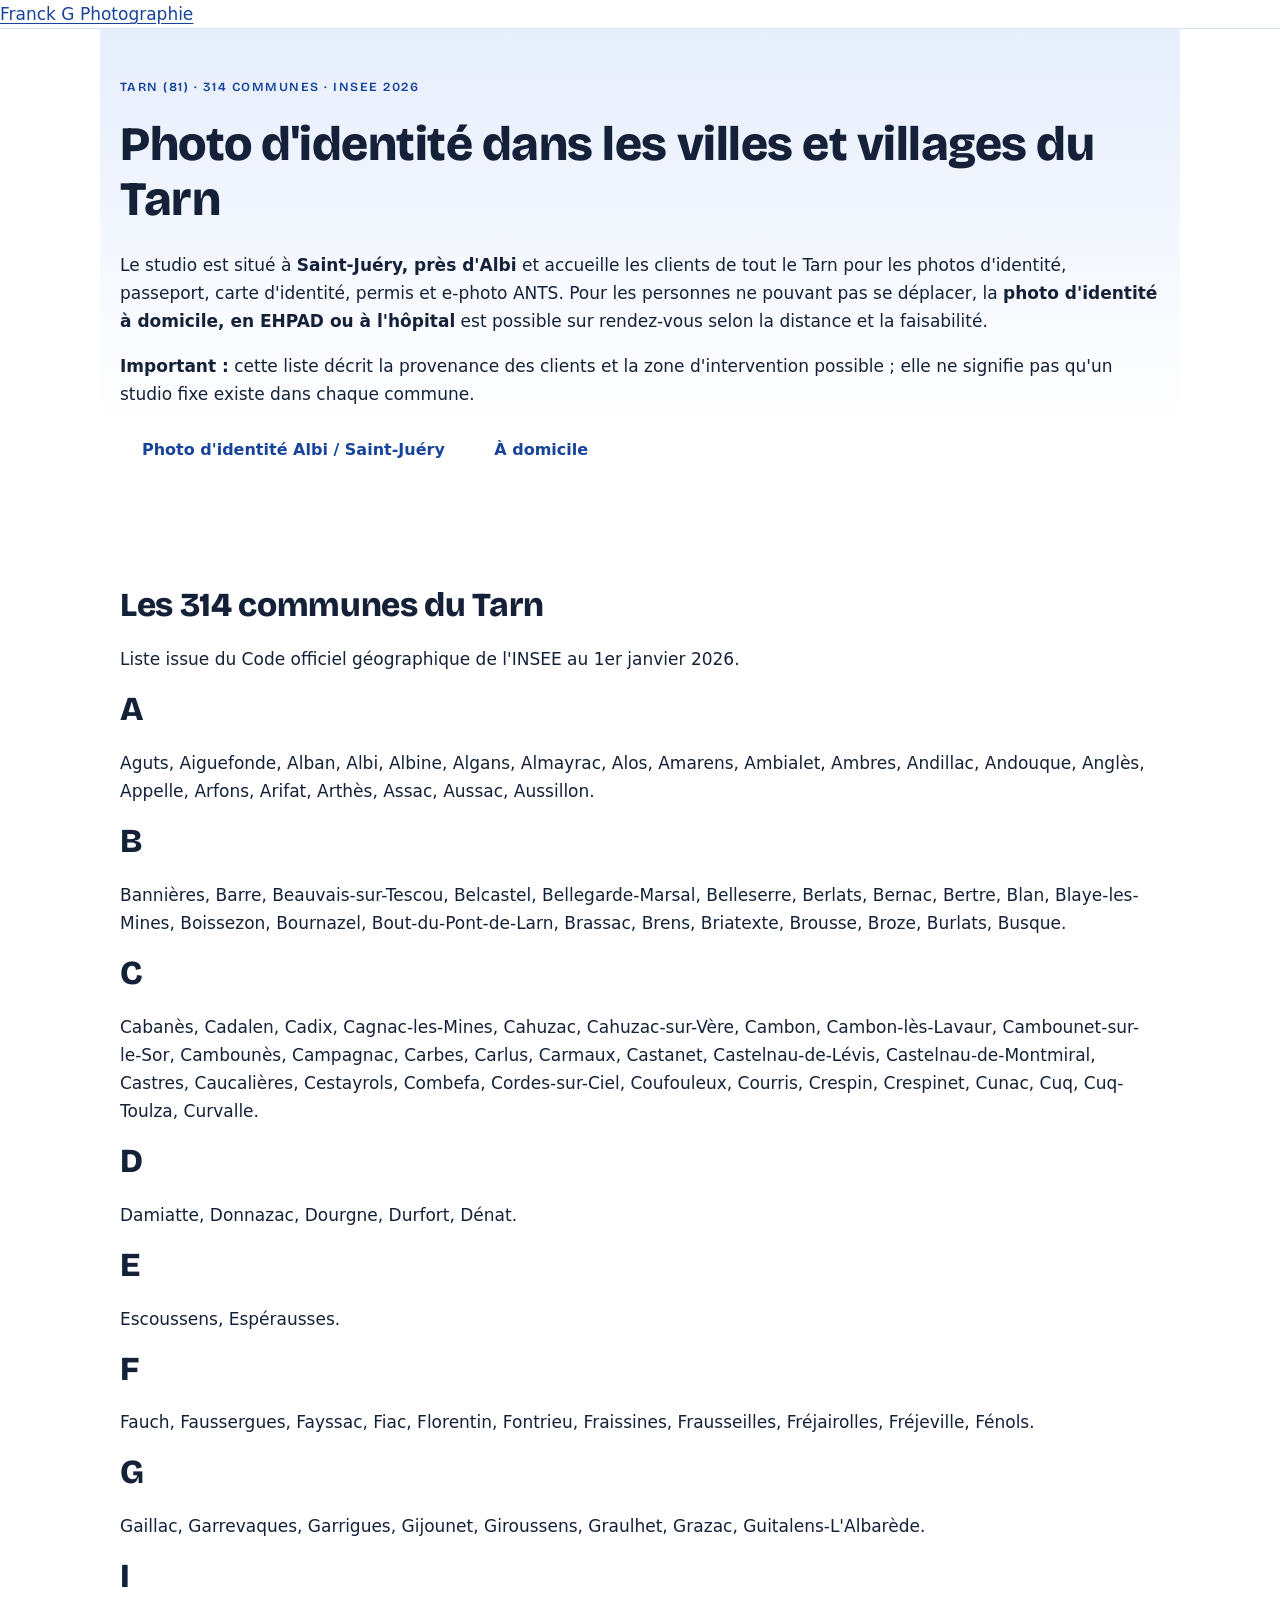
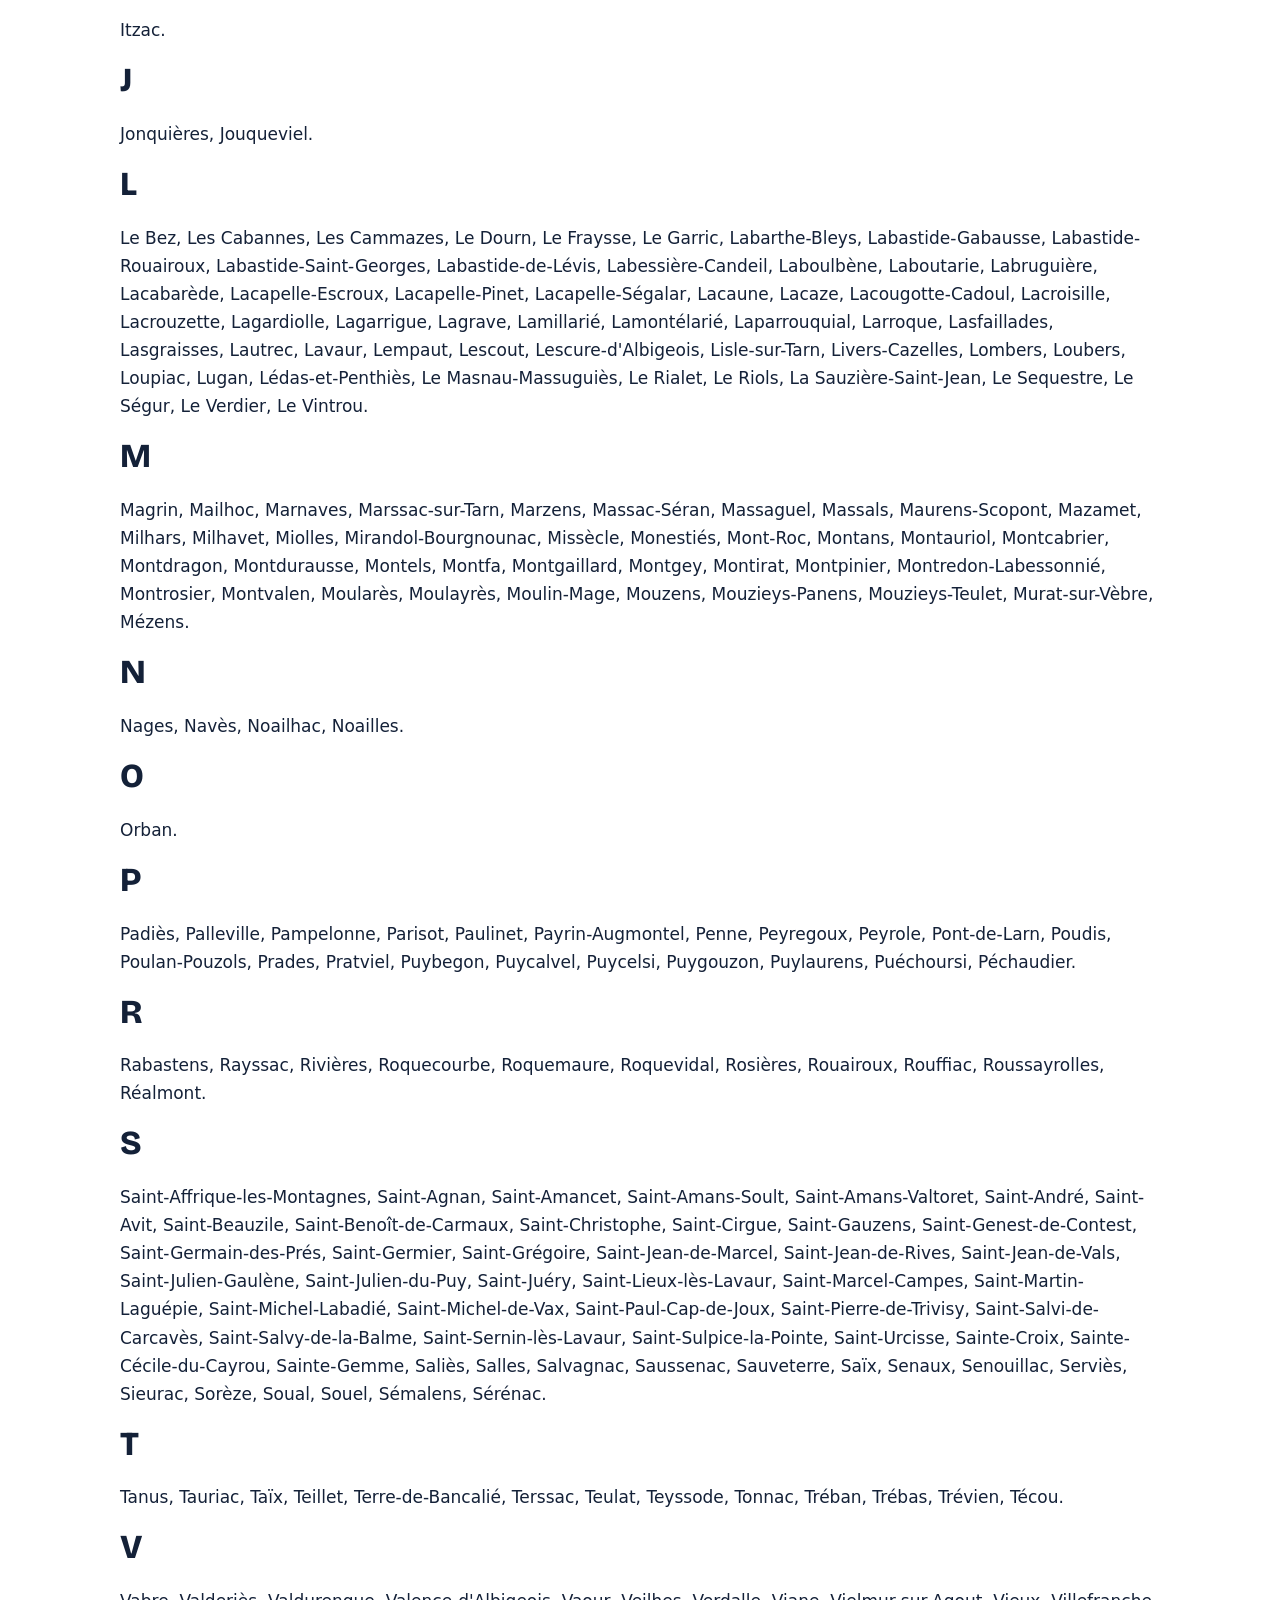
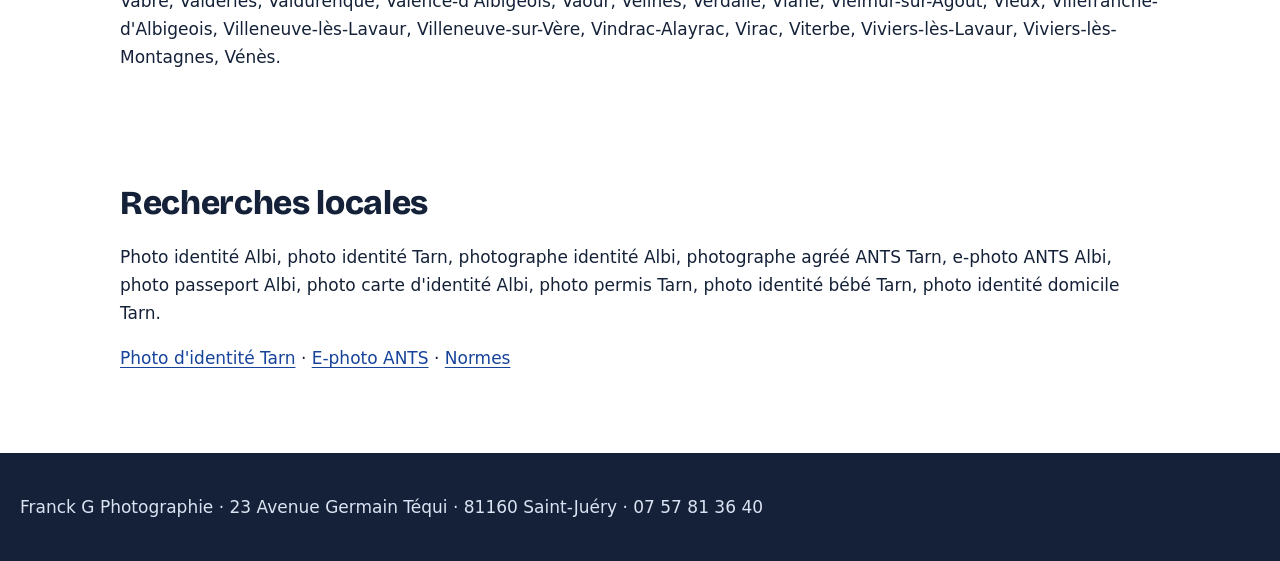
<file: villes-villages-tarn/index.html>
<!doctype html><html lang="fr-FR"><head><meta charset="utf-8"><meta name="viewport" content="width=device-width,initial-scale=1"><title>Photo d'identité Tarn : 314 villes et villages | Franck G</title><meta name="description" content="Photo d'identité dans le Tarn : studio à Saint-Juéry près d'Albi et déplacement à domicile sur rendez-vous. Liste des 314 communes du Tarn."><meta name="robots" content="index,follow,max-image-preview:large,max-snippet:-1"><link rel="canonical" href="https://franckgaliniephoto.github.io/photo-identite-albi/villes-villages-tarn/"><link rel="stylesheet" href="../style.css"><meta property="og:title" content="Photo d'identité dans les villes et villages du Tarn"><meta property="og:url" content="https://franckgaliniephoto.github.io/photo-identite-albi/villes-villages-tarn/"><script type="application/ld+json">{"@context":"https://schema.org","@graph":[{"@type":"WebPage","url":"https://franckgaliniephoto.github.io/photo-identite-albi/villes-villages-tarn/","name":"Photo d'identité Tarn : villes et villages desservis","inLanguage":"fr-FR"},{"@type":["LocalBusiness","ProfessionalService"],"name":"Franck G Photographie","telephone":"+33757813640","address":{"@type":"PostalAddress","streetAddress":"23 Avenue Germain Téqui","postalCode":"81160","addressLocality":"Saint-Juéry","addressRegion":"Tarn","addressCountry":"FR"},"areaServed":{"@type":"AdministrativeArea","name":"Tarn"}}]}</script></head><body><header class="site-header"><div class="container"><a href="../">Franck G Photographie</a></div></header><main><section class="hero section"><div class="container"><p class="eyebrow">Tarn (81) · 314 communes · INSEE 2026</p><h1>Photo d'identité dans les villes et villages du Tarn</h1><p class="lead">Le studio est situé à <strong>Saint-Juéry, près d'Albi</strong> et accueille les clients de tout le Tarn pour les photos d'identité, passeport, carte d'identité, permis et e-photo ANTS. Pour les personnes ne pouvant pas se déplacer, la <strong>photo d'identité à domicile, en EHPAD ou à l'hôpital</strong> est possible sur rendez-vous selon la distance et la faisabilité.</p><p><strong>Important :</strong> cette liste décrit la provenance des clients et la zone d'intervention possible ; elle ne signifie pas qu'un studio fixe existe dans chaque commune.</p><p><a class="btn" href="../">Photo d'identité Albi / Saint-Juéry</a> <a class="btn" href="../photo-identite-domicile/">À domicile</a></p></div></section><section class="section"><div class="container"><h2>Les 314 communes du Tarn</h2><p>Liste issue du Code officiel géographique de l'INSEE au 1er janvier 2026.</p><h2>A</h2><p>Aguts, Aiguefonde, Alban, Albi, Albine, Algans, Almayrac, Alos, Amarens, Ambialet, Ambres, Andillac, Andouque, Anglès, Appelle, Arfons, Arifat, Arthès, Assac, Aussac, Aussillon.</p><h2>B</h2><p>Bannières, Barre, Beauvais-sur-Tescou, Belcastel, Bellegarde-Marsal, Belleserre, Berlats, Bernac, Bertre, Blan, Blaye-les-Mines, Boissezon, Bournazel, Bout-du-Pont-de-Larn, Brassac, Brens, Briatexte, Brousse, Broze, Burlats, Busque.</p><h2>C</h2><p>Cabanès, Cadalen, Cadix, Cagnac-les-Mines, Cahuzac, Cahuzac-sur-Vère, Cambon, Cambon-lès-Lavaur, Cambounet-sur-le-Sor, Cambounès, Campagnac, Carbes, Carlus, Carmaux, Castanet, Castelnau-de-Lévis, Castelnau-de-Montmiral, Castres, Caucalières, Cestayrols, Combefa, Cordes-sur-Ciel, Coufouleux, Courris, Crespin, Crespinet, Cunac, Cuq, Cuq-Toulza, Curvalle.</p><h2>D</h2><p>Damiatte, Donnazac, Dourgne, Durfort, Dénat.</p><h2>E</h2><p>Escoussens, Espérausses.</p><h2>F</h2><p>Fauch, Faussergues, Fayssac, Fiac, Florentin, Fontrieu, Fraissines, Frausseilles, Fréjairolles, Fréjeville, Fénols.</p><h2>G</h2><p>Gaillac, Garrevaques, Garrigues, Gijounet, Giroussens, Graulhet, Grazac, Guitalens-L'Albarède.</p><h2>I</h2><p>Itzac.</p><h2>J</h2><p>Jonquières, Jouqueviel.</p><h2>L</h2><p>Le Bez, Les Cabannes, Les Cammazes, Le Dourn, Le Fraysse, Le Garric, Labarthe-Bleys, Labastide-Gabausse, Labastide-Rouairoux, Labastide-Saint-Georges, Labastide-de-Lévis, Labessière-Candeil, Laboulbène, Laboutarie, Labruguière, Lacabarède, Lacapelle-Escroux, Lacapelle-Pinet, Lacapelle-Ségalar, Lacaune, Lacaze, Lacougotte-Cadoul, Lacroisille, Lacrouzette, Lagardiolle, Lagarrigue, Lagrave, Lamillarié, Lamontélarié, Laparrouquial, Larroque, Lasfaillades, Lasgraisses, Lautrec, Lavaur, Lempaut, Lescout, Lescure-d'Albigeois, Lisle-sur-Tarn, Livers-Cazelles, Lombers, Loubers, Loupiac, Lugan, Lédas-et-Penthiès, Le Masnau-Massuguiès, Le Rialet, Le Riols, La Sauzière-Saint-Jean, Le Sequestre, Le Ségur, Le Verdier, Le Vintrou.</p><h2>M</h2><p>Magrin, Mailhoc, Marnaves, Marssac-sur-Tarn, Marzens, Massac-Séran, Massaguel, Massals, Maurens-Scopont, Mazamet, Milhars, Milhavet, Miolles, Mirandol-Bourgnounac, Missècle, Monestiés, Mont-Roc, Montans, Montauriol, Montcabrier, Montdragon, Montdurausse, Montels, Montfa, Montgaillard, Montgey, Montirat, Montpinier, Montredon-Labessonnié, Montrosier, Montvalen, Moularès, Moulayrès, Moulin-Mage, Mouzens, Mouzieys-Panens, Mouzieys-Teulet, Murat-sur-Vèbre, Mézens.</p><h2>N</h2><p>Nages, Navès, Noailhac, Noailles.</p><h2>O</h2><p>Orban.</p><h2>P</h2><p>Padiès, Palleville, Pampelonne, Parisot, Paulinet, Payrin-Augmontel, Penne, Peyregoux, Peyrole, Pont-de-Larn, Poudis, Poulan-Pouzols, Prades, Pratviel, Puybegon, Puycalvel, Puycelsi, Puygouzon, Puylaurens, Puéchoursi, Péchaudier.</p><h2>R</h2><p>Rabastens, Rayssac, Rivières, Roquecourbe, Roquemaure, Roquevidal, Rosières, Rouairoux, Rouffiac, Roussayrolles, Réalmont.</p><h2>S</h2><p>Saint-Affrique-les-Montagnes, Saint-Agnan, Saint-Amancet, Saint-Amans-Soult, Saint-Amans-Valtoret, Saint-André, Saint-Avit, Saint-Beauzile, Saint-Benoît-de-Carmaux, Saint-Christophe, Saint-Cirgue, Saint-Gauzens, Saint-Genest-de-Contest, Saint-Germain-des-Prés, Saint-Germier, Saint-Grégoire, Saint-Jean-de-Marcel, Saint-Jean-de-Rives, Saint-Jean-de-Vals, Saint-Julien-Gaulène, Saint-Julien-du-Puy, Saint-Juéry, Saint-Lieux-lès-Lavaur, Saint-Marcel-Campes, Saint-Martin-Laguépie, Saint-Michel-Labadié, Saint-Michel-de-Vax, Saint-Paul-Cap-de-Joux, Saint-Pierre-de-Trivisy, Saint-Salvi-de-Carcavès, Saint-Salvy-de-la-Balme, Saint-Sernin-lès-Lavaur, Saint-Sulpice-la-Pointe, Saint-Urcisse, Sainte-Croix, Sainte-Cécile-du-Cayrou, Sainte-Gemme, Saliès, Salles, Salvagnac, Saussenac, Sauveterre, Saïx, Senaux, Senouillac, Serviès, Sieurac, Sorèze, Soual, Souel, Sémalens, Sérénac.</p><h2>T</h2><p>Tanus, Tauriac, Taïx, Teillet, Terre-de-Bancalié, Terssac, Teulat, Teyssode, Tonnac, Tréban, Trébas, Trévien, Técou.</p><h2>V</h2><p>Vabre, Valderiès, Valdurenque, Valence-d'Albigeois, Vaour, Veilhes, Verdalle, Viane, Vielmur-sur-Agout, Vieux, Villefranche-d'Albigeois, Villeneuve-lès-Lavaur, Villeneuve-sur-Vère, Vindrac-Alayrac, Virac, Viterbe, Viviers-lès-Lavaur, Viviers-lès-Montagnes, Vénès.</p></div></section><section class="section"><div class="container"><h2>Recherches locales</h2><p>Photo identité Albi, photo identité Tarn, photographe identité Albi, photographe agréé ANTS Tarn, e-photo ANTS Albi, photo passeport Albi, photo carte d'identité Albi, photo permis Tarn, photo identité bébé Tarn, photo identité domicile Tarn.</p><p><a href="../photo-identite-tarn/">Photo d'identité Tarn</a> · <a href="../e-photo-ants/">E-photo ANTS</a> · <a href="../normes-photo-identite/">Normes</a></p></div></section></main><footer class="site-footer"><div class="container">Franck G Photographie · 23 Avenue Germain Téqui · 81160 Saint-Juéry · 07 57 81 36 40</div></footer></body></html>
</file>
<file: style.css>
/* ═══════════════════════════════════════════════
   Franck G Photographie — photo d'identité Albi
   Mobile-first · une seule feuille · zéro dépendance
   ═══════════════════════════════════════════════ */

/* ---------- Police auto-hébergée ----------
   Bricolage Grotesque (SIL Open Font License 1.1) servie depuis /assets/fonts.
   Aucun appel à fonts.googleapis.com ni fonts.gstatic.com : l'adresse IP du
   visiteur ne part plus chez un tiers (RGPD) et la police se charge en un
   aller-retour de moins. Les URL sont relatives à CE fichier : elles restent
   valables depuis les pages en sous-dossier.                                 */
@font-face {
  font-family: "Bricolage Grotesque";
  font-style: normal;
  font-weight: 200 900;
  font-stretch: 100%;
  font-display: swap;
  src: url("assets/fonts/bricolage-grotesque-latin.woff2") format("woff2");
  unicode-range: U+0000-00FF, U+0131, U+0152-0153, U+02BB-02BC, U+02C6, U+02DA,
    U+02DC, U+0304, U+0308, U+0329, U+2000-206F, U+20AC, U+2122, U+2191, U+2193,
    U+2212, U+2215, U+FEFF, U+FFFD;
}
@font-face {
  font-family: "Bricolage Grotesque";
  font-style: normal;
  font-weight: 200 900;
  font-stretch: 100%;
  font-display: swap;
  src: url("assets/fonts/bricolage-grotesque-latin-ext.woff2") format("woff2");
  unicode-range: U+0100-02BA, U+02BD-02C5, U+02C7-02CC, U+02CE-02D7, U+02DD-02FF,
    U+0304, U+0308, U+0329, U+1D00-1DBF, U+1E00-1E9F, U+1EF2-1EFF, U+2020,
    U+20A0-20AB, U+20AD-20C0, U+2113, U+2C60-2C7F, U+A720-A7FF;
}

:root {
  --paper: #ffffff;
  --paper-alt: #f2f6fd;
  --ink: #142138;
  --ink-soft: #46536b;
  --accent: #17439b;
  --accent-deep: #0f2f70;
  --accent-tint: #e6eefc;
  --line: #d9e1ef;
  --ok: #14804a;
  --shadow: 0 8px 28px rgba(20, 33, 56, .10);
  --radius: 14px;
  --font-display: "Bricolage Grotesque", system-ui, sans-serif;
  --font-body: system-ui, -apple-system, "Segoe UI", Roboto, sans-serif;
}

@media (prefers-color-scheme: dark) {
  :root {
    --paper: #0d1524;
    --paper-alt: #131e33;
    --ink: #e9eef8;
    --ink-soft: #a8b4cc;
    --accent: #82a5f0;
    --accent-deep: #a9c2f7;
    --accent-tint: #1a2a4a;
    --line: #26344f;
    --ok: #4cc98a;
    --shadow: 0 8px 28px rgba(0, 0, 0, .45);
  }
}

/* ---------- Base ---------- */
*, *::before, *::after { box-sizing: border-box; }

html { scroll-behavior: smooth; }

body {
  margin: 0;
  overflow-x: clip;
  font-family: var(--font-body);
  font-size: 1.0625rem;             /* ≥ 17px */
  line-height: 1.65;
  color: var(--ink);
  background: var(--paper);
  -webkit-font-smoothing: antialiased;
}

h1, h2, h3 {
  font-family: var(--font-display);
  line-height: 1.15;
  letter-spacing: -0.01em;
  color: var(--ink);
}

h1 { font-size: clamp(1.75rem, 4.5vw + 1rem, 3rem); font-weight: 800; margin: .4em 0 .5em; }
h2 { font-size: clamp(1.45rem, 2.5vw + .8rem, 2.1rem); font-weight: 800; margin: 0 0 .6em; }
h3 { font-size: 1.15rem; font-weight: 600; margin: 0 0 .4em; }

p { margin: 0 0 1em; }
a { color: var(--accent); text-underline-offset: 3px; }
a:hover { color: var(--accent-deep); }
img, svg { max-width: 100%; height: auto; }
ul, ol { padding-left: 1.2em; }

:focus-visible {
  outline: 3px solid var(--accent);
  outline-offset: 3px;
  border-radius: 4px;
}

.sr-only {
  position: absolute; width: 1px; height: 1px;
  margin: -1px; padding: 0; overflow: hidden;
  clip: rect(0 0 0 0); white-space: nowrap; border: 0;
}

.muted { color: var(--ink-soft); font-size: .9em; font-weight: 400; }

/* ---------- Boutons ---------- */
.btn {
  display: inline-flex; align-items: center; gap: .55em;
  min-height: 48px; padding: .7em 1.25em;
  border-radius: 999px; border: 2px solid transparent;
  font-weight: 700; font-size: 1rem; line-height: 1.2;
  text-decoration: none; cursor: pointer;
  transition: transform .15s ease, background-color .15s ease, color .15s ease;
}
.btn:active { transform: scale(.97); }
.btn-primary { background: var(--accent); color: #fff; }
.btn-primary:hover { background: var(--accent-deep); color: #fff; }
.btn-secondary { border-color: var(--accent); color: var(--accent); background: transparent; }
.btn-secondary:hover { background: var(--accent-tint); color: var(--accent-deep); }
.btn-lg { font-size: 1.1rem; padding: .85em 1.5em; }

@media (prefers-color-scheme: dark) {
  .btn-primary { background: var(--accent); color: #0d1524; }
  .btn-primary:hover { background: var(--accent-deep); color: #0d1524; }
}

/* ---------- Header ---------- */
.site-header {
  position: sticky; top: 0; z-index: 50;
  background: var(--paper);
  background: color-mix(in srgb, var(--paper) 92%, transparent);
  backdrop-filter: blur(8px);
  border-bottom: 1px solid var(--line);
}
.header-inner {
  max-width: 1080px; margin: 0 auto;
  display: flex; align-items: center; gap: .75rem;
  padding: .55rem 1rem;
}
.brand {
  display: inline-flex; align-items: center; gap: .55rem;
  font-family: var(--font-display); font-weight: 600;
  color: var(--ink); text-decoration: none; font-size: 1rem;
  margin-right: auto;
}
.brand strong { font-weight: 800; }
.brand-mark { color: var(--accent); flex: none; }

.main-nav ul {
  display: none;
  list-style: none; margin: 0; padding: 0;
  gap: 1.1rem;
}
.main-nav a { color: var(--ink); text-decoration: none; font-weight: 600; font-size: .95rem; }
.main-nav a:hover { color: var(--accent); }

.nav-toggle {
  display: inline-flex; align-items: center; justify-content: center;
  width: 44px; height: 44px;
  border: 1px solid var(--line); border-radius: 10px;
  background: transparent; color: var(--ink); cursor: pointer;
}

.btn-phone {
  background: var(--accent); color: #fff;
  min-height: 44px; padding: .5em 1em; font-size: .95rem;
  border-radius: 999px; text-decoration: none;
  display: inline-flex; align-items: center; gap: .45em; font-weight: 700;
  white-space: nowrap;
}
.btn-phone:hover { background: var(--accent-deep); color: #fff; }
@media (prefers-color-scheme: dark) {
  .btn-phone { color: #0d1524; }
  .btn-phone:hover { color: #0d1524; }
}

/* Menu mobile ouvert */
.main-nav.open ul {
  display: flex; flex-direction: column;
  position: absolute; left: 0; right: 0; top: 100%;
  background: var(--paper);
  border-bottom: 1px solid var(--line);
  padding: 1rem 1.25rem 1.25rem;
  box-shadow: var(--shadow);
}
.main-nav.open a { display: block; padding: .55em 0; font-size: 1.05rem; }

/* La barre compte 7 entrées, à caser entre la marque et le bouton d'appel.
   En dessous de 1000 px elles ne tiennent pas sur une ligne sans faire déborder
   le bouton téléphone : on garde donc le menu déroulant jusque-là. */
@media (min-width: 1000px) {
  .nav-toggle { display: none; }
  .main-nav ul { display: flex; gap: .75rem; }
  .main-nav a { white-space: nowrap; font-size: .89rem; }
  .btn-phone { font-size: .9rem; padding: .45em .85em; }
}
@media (min-width: 1100px) {
  .main-nav ul { gap: 1.1rem; }
  .main-nav a { font-size: .95rem; }
  .btn-phone { font-size: .95rem; padding: .5em 1em; }
}

/* ---------- Hero ---------- */
.hero { background: linear-gradient(180deg, var(--accent-tint), var(--paper) 78%); }
.hero-inner {
  max-width: 1080px; margin: 0 auto;
  padding: 2.5rem 1.25rem 3rem;
  display: grid; gap: 2.25rem;
}
.eyebrow {
  font-family: var(--font-display); font-weight: 600;
  text-transform: uppercase; letter-spacing: .12em;
  font-size: .78rem; color: var(--accent); margin: 0;
}
.hero-lead { font-size: 1.1rem; color: var(--ink-soft); max-width: 34em; }

.badges {
  list-style: none; display: flex; flex-wrap: wrap; gap: .5rem;
  padding: 0; margin: 0 0 1.4rem;
}
.badges li {
  background: var(--paper); border: 1.5px solid var(--accent);
  color: var(--accent); font-weight: 700; font-size: .88rem;
  padding: .35em .85em; border-radius: 999px;
}
.hero-cta { display: flex; flex-wrap: wrap; gap: .75rem; }

/* Élément signature : la planche d'identité */
.hero-visual {
  position: relative; justify-self: center;
  width: min(320px, 82vw);
  transform: rotate(-2.5deg);
}
.planche { display: block; filter: drop-shadow(0 14px 24px rgba(20,33,56,.18)); }
.pl-paper { fill: #fff; stroke: var(--line); }
.pl-cell rect { fill: #eef2f9; stroke: #c9d4e8; stroke-width: 1.5; }
.pl-cell circle, .pl-cell path { fill: #9fb1cf; }
.pl-cut { stroke: #b9c6dd; stroke-width: 1.5; stroke-dasharray: 5 5; }
@media (prefers-color-scheme: dark) {
  .pl-paper { fill: #1b2740; stroke: var(--line); }
  .pl-cell rect { fill: #24334f; stroke: #35486b; }
  .pl-cell circle, .pl-cell path { fill: #5f739a; }
  .pl-cut { stroke: #40557c; }
}
.stamp {
  position: absolute; top: -14px; right: -10px;
  background: var(--ok); color: #fff;
  font-family: var(--font-display); font-weight: 800; font-size: .82rem;
  padding: .4em .8em; border-radius: 8px;
  transform: rotate(4deg); box-shadow: var(--shadow);
}
.format {
  position: absolute; bottom: -12px; left: 6px;
  background: var(--ink); color: var(--paper);
  font-size: .74rem; font-weight: 700;
  padding: .3em .7em; border-radius: 6px; letter-spacing: .04em;
}

@media (min-width: 820px) {
  .hero-inner { grid-template-columns: 1.25fr .75fr; align-items: center; }
  .hero-visual { justify-self: end; }
}

@media (prefers-reduced-motion: no-preference) {
  .hero-copy > *, .hero-visual { animation: rise .55s ease both; }
  .hero-visual { animation-delay: .15s; }
  @keyframes rise {
    from { opacity: 0; transform: translateY(14px) rotate(0deg); }
    to   { opacity: 1; }
  }
  .hero-visual { animation-name: rise-tilt; }
  @keyframes rise-tilt {
    from { opacity: 0; transform: translateY(14px) rotate(-2.5deg); }
    to   { opacity: 1; transform: translateY(0) rotate(-2.5deg); }
  }
}

/* ---------- Barre de réassurance ---------- */
.reassure { border-block: 1px solid var(--line); background: var(--paper); }
.reassure ul {
  max-width: 1080px; margin: 0 auto; padding: 1.1rem 1.25rem;
  list-style: none;
  display: grid; grid-template-columns: 1fr 1fr; gap: 1rem 1.25rem;
}
.reassure li { display: grid; grid-template-columns: auto 1fr; gap: .15rem .65rem; align-items: center; }
.reassure svg { grid-row: span 2; color: var(--accent); }
.reassure strong { font-size: .95rem; line-height: 1.25; }
.reassure span { font-size: .84rem; color: var(--ink-soft); line-height: 1.3; }
@media (min-width: 820px) { .reassure ul { grid-template-columns: repeat(4, 1fr); } }

/* ---------- Sections ---------- */
.section {
  max-width: 1080px; margin: 0 auto;
  padding: 3rem 1.25rem;
}
.section-alt { position: relative; }
.section-alt::before {
  content: ""; position: absolute; z-index: -1;
  top: 0; bottom: 0; left: calc(50% - 50vw); width: 100vw;
  background: var(--paper-alt);
}
.section-intro { color: var(--ink-soft); max-width: 46em; }

/* ---------- Cartes prestations ---------- */
.cards {
  display: grid; gap: 1rem;
  margin-top: 1.5rem;
}
.card {
  background: var(--paper); border: 1px solid var(--line);
  border-radius: var(--radius); padding: 1.25rem 1.25rem 1rem;
  transition: transform .15s ease, box-shadow .15s ease;
}
.card:hover { transform: translateY(-3px); box-shadow: var(--shadow); }
.card p { color: var(--ink-soft); font-size: .97rem; margin-bottom: 0; }
@media (min-width: 640px)  { .cards { grid-template-columns: 1fr 1fr; } }
@media (min-width: 1000px) { .cards { grid-template-columns: 1fr 1fr 1fr; } }

/* ---------- Tarifs ---------- */
.table-wrap { overflow-x: auto; margin-top: 1.25rem; }
table {
  width: 100%; border-collapse: collapse;
  background: var(--paper); border: 1px solid var(--line);
  border-radius: var(--radius); overflow: hidden;
}
th, td { text-align: left; padding: .85rem 1rem; border-bottom: 1px solid var(--line); }
thead th {
  font-family: var(--font-display); font-weight: 600; font-size: .82rem;
  text-transform: uppercase; letter-spacing: .08em;
  background: var(--accent-tint); color: var(--accent-deep);
}
tbody th { font-weight: 600; }
tbody tr:last-child th, tbody tr:last-child td { border-bottom: 0; }
.price { font-family: var(--font-display); font-weight: 800; white-space: nowrap; color: var(--accent); }
.fineprint { margin-top: 1rem; color: var(--ink-soft); font-size: .95rem; }

/* ---------- Étapes ---------- */
.steps {
  list-style: none; counter-reset: etape;
  padding: 0; margin: 1.5rem 0 0;
  display: grid; gap: 1.25rem;
}
.steps li {
  counter-increment: etape;
  position: relative; padding-left: 3.4rem;
}
.steps li::before {
  content: counter(etape);
  position: absolute; left: 0; top: .1rem;
  width: 2.4rem; height: 2.4rem;
  display: grid; place-items: center;
  background: var(--accent); color: #fff;
  font-family: var(--font-display); font-weight: 800; font-size: 1.15rem;
  border-radius: 10px;
}
@media (prefers-color-scheme: dark) { .steps li::before { color: #0d1524; } }
.steps p { color: var(--ink-soft); margin-bottom: 0; font-size: .97rem; }
@media (min-width: 820px) { .steps { grid-template-columns: 1fr 1fr; gap: 1.75rem 2.5rem; } }

/* ---------- Comparatif photomaton ---------- */
.compare {
  list-style: none; padding: 0; margin: 1.25rem 0 0;
  display: grid; gap: .8rem; max-width: 52em;
}
.compare li {
  padding: .9rem 1.1rem .9rem 2.6rem;
  background: var(--paper); border: 1px solid var(--line);
  border-radius: 12px; position: relative; color: var(--ink-soft);
}
.compare li::before {
  content: "✓";
  position: absolute; left: 1rem; top: .85rem;
  color: var(--ok); font-weight: 800; font-size: 1.05rem;
}
.compare strong { color: var(--ink); }

/* ---------- Avis ---------- */
.rating { font-size: 1.15rem; }
.rating strong { font-family: var(--font-display); font-weight: 800; color: var(--accent); font-size: 1.4rem; }
.review { margin: 0; }
.review p { font-style: italic; }
.review footer { color: var(--ink-soft); font-size: .9rem; margin-top: .5rem; }
.link-more { font-weight: 700; text-decoration: none; }
.reviews { margin-bottom: 1.25rem; }

/* ---------- FAQ ---------- */
.faq-list { margin-top: 1.25rem; display: grid; gap: .6rem; max-width: 52em; }
.faq-list details {
  background: var(--paper); border: 1px solid var(--line);
  border-radius: 12px; padding: 0 1.1rem;
}
.faq-list summary {
  cursor: pointer; list-style: none;
  padding: .95rem 2rem .95rem 0;
  position: relative; min-height: 44px;
  display: flex; align-items: center;
}
.faq-list summary::-webkit-details-marker { display: none; }
.faq-list summary::after {
  content: "+";
  position: absolute; right: .1rem; top: 50%;
  transform: translateY(-50%);
  font-family: var(--font-display); font-weight: 800; font-size: 1.4rem;
  color: var(--accent);
}
.faq-list details[open] summary::after { content: "–"; }
.faq-list summary h3 { margin: 0; font-size: 1.02rem; font-weight: 600; }
.faq-list details p { color: var(--ink-soft); padding-bottom: 1rem; margin: 0; }

/* ---------- Venir au studio ---------- */
.venir-grid { display: grid; gap: 2rem; margin-top: 1.25rem; }
address { font-style: normal; line-height: 1.7; margin-bottom: 1.1rem; }
.infos { margin: 0 0 1.25rem; display: grid; gap: .1rem .9rem; }
.infos dt {
  font-family: var(--font-display); font-weight: 600; font-size: .8rem;
  text-transform: uppercase; letter-spacing: .09em; color: var(--accent);
  margin-top: .7rem;
}
.infos dd { margin: 0; color: var(--ink-soft); }

.map-shell {
  min-height: 300px; border-radius: var(--radius);
  border: 1px solid var(--line); overflow: hidden;
  background: var(--accent-tint);
  display: grid; place-items: center;
}
.map-shell iframe { width: 100%; height: 100%; min-height: 300px; border: 0; display: block; }
.map-load {
  display: inline-flex; flex-direction: column; align-items: center; gap: .5rem;
  padding: 1.25rem 1.75rem; min-height: 44px;
  background: transparent; border: 0; cursor: pointer;
  font: inherit; font-weight: 700; color: var(--accent-deep);
}
.map-load:hover { color: var(--accent); }
@media (min-width: 820px) { .venir-grid { grid-template-columns: 1fr 1.1fr; } }

/* ---------- CTA final ---------- */
.cta-final { text-align: center; }
.cta-final p { max-width: 36em; margin-inline: auto; color: var(--ink-soft); }
.cta-final .hero-cta { justify-content: center; margin-top: 1.25rem; }

/* ---------- Footer ---------- */
.site-footer {
  background: var(--ink); color: #dbe3f2;
  padding: 2.5rem 1.25rem 5.5rem;   /* espace pour le bouton flottant */
  margin-top: 1rem;
}
@media (prefers-color-scheme: dark) { .site-footer { background: #0a101d; } }
.footer-grid {
  max-width: 1080px; margin: 0 auto;
  display: grid; gap: 2rem;
}
.footer-brand { font-family: var(--font-display); font-weight: 800; font-size: 1.15rem; color: #fff; margin: 0 0 .5rem; }
.site-footer a { color: #aec6f5; }
.site-footer address { margin: 0; }
.site-footer ul { list-style: none; padding: 0; margin: 0; display: grid; gap: .45rem; }
.site-footer .muted { color: #8b99b5; }
.legal summary { cursor: pointer; font-weight: 700; min-height: 44px; display: flex; align-items: center; }
.legal p { font-size: .85rem; color: #a9b6cf; }
@media (min-width: 820px) {
  .footer-grid { grid-template-columns: 1fr 1fr 1.3fr; }
  .site-footer { padding-bottom: 2.5rem; }
}

/* ---------- Bouton d'appel flottant (mobile) ---------- */
.call-float {
  position: fixed; left: 50%; bottom: 1rem; z-index: 60;
  transform: translateX(-50%);
  display: inline-flex; align-items: center; gap: .5em;
  background: var(--accent); color: #fff;
  font-weight: 800; font-size: 1.05rem; text-decoration: none;
  padding: .8em 1.6em; min-height: 52px; border-radius: 999px;
  box-shadow: 0 10px 30px rgba(15, 47, 112, .4);
}
.call-float:hover { background: var(--accent-deep); color: #fff; }
@media (prefers-color-scheme: dark) {
  .call-float { color: #0d1524; }
  .call-float:hover { color: #0d1524; }
}
@media (min-width: 820px) { .call-float { display: none; } }

/* ═══════════════════════════════════════════════
   Composants transverses (accueil + pages piliers)
   ═══════════════════════════════════════════════ */

/* ---------- Lien d'évitement ---------- */
.skip-link {
  position: absolute; left: -9999px; top: 0; z-index: 999;
  background: var(--accent); color: #fff;
  padding: .7rem 1.1rem; border-radius: 0 0 8px 0; font-weight: 700;
}
.skip-link:focus { left: 0; }

/* ---------- Fil d'Ariane ---------- */
.breadcrumb { max-width: 1080px; margin: 0 auto; padding: .7rem 1.25rem; font-size: .85rem; }
.breadcrumb ol { list-style: none; display: flex; flex-wrap: wrap; gap: .4rem; margin: 0; padding: 0; }
.breadcrumb li + li::before { content: "›"; margin-right: .4rem; opacity: .55; }
.breadcrumb a { text-decoration: none; }
.breadcrumb [aria-current] { color: var(--ink-soft); }
@media (max-width: 640px) { .breadcrumb { font-size: .8rem; } }

/* ---------- Grille générique + zones d'intervention ---------- */
.grid-auto {
  display: grid; gap: 1rem; margin-top: 1.4rem;
  grid-template-columns: repeat(auto-fit, minmax(250px, 1fr));
}
.zone {
  border: 1px solid var(--line); border-radius: var(--radius);
  padding: 1.05rem 1.15rem; background: var(--paper);
}
.zone h3 { margin: .35rem 0 .4rem; font-size: 1.02rem; }
.zone p { margin: 0; font-size: .94rem; line-height: 1.55; color: var(--ink-soft); }
.delai {
  display: inline-block; font-size: .75rem; font-weight: 700; letter-spacing: .02em;
  color: var(--accent); background: var(--accent-tint);
  border-radius: 999px; padding: .2rem .65rem;
}

/* ---------- Encadré mis en avant ---------- */
.ants-box {
  margin-top: 1.4rem; border-left: 4px solid var(--accent);
  background: var(--accent-tint); padding: 1rem 1.2rem; border-radius: 0 12px 12px 0;
}
.ants-box p { margin: .35rem 0; }
.ants-box p:last-child { margin-bottom: 0; }

.quick-actions { display: flex; flex-wrap: wrap; gap: .6rem; margin-top: 1.2rem; }

/* ---------- Liste de critères cochés ---------- */
.norme-list { list-style: none; padding: 0; margin: 1.3rem 0 0; display: grid; gap: .65rem; }
.norme-list li {
  display: grid; grid-template-columns: auto 1fr; gap: .7rem;
  align-items: start; font-size: .96rem; line-height: 1.55;
}
.norme-list li::before { content: "✓"; color: var(--accent); font-weight: 800; }

.villes-inline { font-size: .92rem; line-height: 1.8; color: #a9b6cf; }

/* ---------- Bloc « l'essentiel » : réponse extractible ---------- */
.keyfacts {
  margin: 1.6rem 0 0; padding: 1.25rem 1.35rem;
  background: var(--paper); border: 1px solid var(--line);
  border-left: 4px solid var(--accent); border-radius: 0 var(--radius) var(--radius) 0;
  box-shadow: var(--shadow);
}
.keyfacts > h2, .keyfacts > h3 {
  font-size: .8rem; text-transform: uppercase; letter-spacing: .1em;
  color: var(--accent); margin: 0 0 .85rem; font-weight: 800;
}
.keyfacts dl { margin: 0; display: grid; gap: .55rem 1.1rem; }
.keyfacts dt { font-weight: 700; font-size: .93rem; }
.keyfacts dd { margin: 0; color: var(--ink-soft); font-size: .95rem; }
@media (min-width: 720px) {
  .keyfacts dl { grid-template-columns: minmax(11rem, auto) 1fr; align-items: baseline; }
}

/* ---------- Sommaire ---------- */
.toc {
  margin: 1.6rem 0 0; padding: 1.1rem 1.3rem;
  background: var(--paper-alt); border: 1px solid var(--line); border-radius: var(--radius);
}
.toc h2 {
  font-size: .8rem; text-transform: uppercase; letter-spacing: .1em;
  color: var(--accent); margin: 0 0 .7rem; font-weight: 800;
}
.toc ol { margin: 0; padding-left: 1.15rem; display: grid; gap: .35rem; }
.toc a { font-weight: 600; text-decoration: none; }
.toc a:hover { text-decoration: underline; }

/* ---------- Corps rédactionnel des pages piliers ---------- */
.prose { max-width: 42em; }
.prose h2 { margin-top: 2.4rem; scroll-margin-top: 5rem; }
.prose h3 { margin-top: 1.7rem; font-size: 1.08rem; }
.prose ul, .prose ol { margin: 0 0 1.15em; }
.prose li { margin-bottom: .45em; }
.prose figure { margin: 1.8rem 0; }
.prose figure img, .prose figure svg {
  width: 100%; height: auto; display: block;
  border: 1px solid var(--line); border-radius: var(--radius); background: #fff;
}
.prose figcaption { margin-top: .6rem; font-size: .88rem; color: var(--ink-soft); }
.prose blockquote {
  margin: 1.5rem 0; padding: .2rem 0 .2rem 1.1rem;
  border-left: 3px solid var(--accent); color: var(--ink-soft); font-style: italic;
}

/* ---------- Encadré d'appel / avertissement ---------- */
.callout {
  margin: 1.6rem 0; padding: 1rem 1.2rem;
  border: 1px solid var(--line); border-radius: var(--radius);
  background: var(--paper-alt);
}
.callout p:last-child { margin-bottom: 0; }
.callout strong { color: var(--ink); }

/* ---------- En-tête de page pilier ---------- */
.page-hero { background: linear-gradient(180deg, var(--accent-tint), var(--paper) 88%); }
.page-hero .section { padding-top: 2rem; padding-bottom: 2rem; }
.page-hero p.lead { font-size: 1.1rem; color: var(--ink-soft); max-width: 40em; margin-bottom: 1.2rem; }

/* ---------- Date de mise à jour ---------- */
.updated {
  display: inline-flex; align-items: center; gap: .45rem;
  font-size: .84rem; color: var(--ink-soft); margin: 0 0 .4rem;
}
.updated::before {
  content: ""; width: 7px; height: 7px; border-radius: 50%;
  background: var(--ok); flex: none;
}

/* ---------- Maillage interne : pages liées ---------- */
.related { display: grid; gap: 1rem; margin-top: 1.5rem; }
.related a {
  display: block; padding: 1.1rem 1.25rem; text-decoration: none;
  background: var(--paper); border: 1px solid var(--line); border-radius: var(--radius);
  transition: transform .15s ease, box-shadow .15s ease, border-color .15s ease;
}
.related a:hover { transform: translateY(-3px); box-shadow: var(--shadow); border-color: var(--accent); }
.related strong {
  display: block; font-family: var(--font-display); font-weight: 800;
  font-size: 1.02rem; color: var(--ink); margin-bottom: .3rem;
}
.related span { color: var(--ink-soft); font-size: .93rem; }
@media (min-width: 640px)  { .related { grid-template-columns: 1fr 1fr; } }
@media (min-width: 1000px) { .related { grid-template-columns: repeat(4, 1fr); } }

/* ---------- Sources officielles ---------- */
.sources { list-style: none; padding: 0; margin: 1rem 0 0; display: grid; gap: .5rem; }
.sources li { font-size: .93rem; color: var(--ink-soft); }

/* ---------- Tableau comparatif ---------- */
.yesno td[data-v="oui"]::before { content: "✓ "; color: var(--ok); font-weight: 800; }
.yesno td[data-v="non"]::before { content: "✗ "; color: #c2410c; font-weight: 800; }

@media (prefers-reduced-motion: reduce) {
  html { scroll-behavior: auto; }
  *, *::before, *::after { animation: none !important; transition: none !important; }
}
</file>
